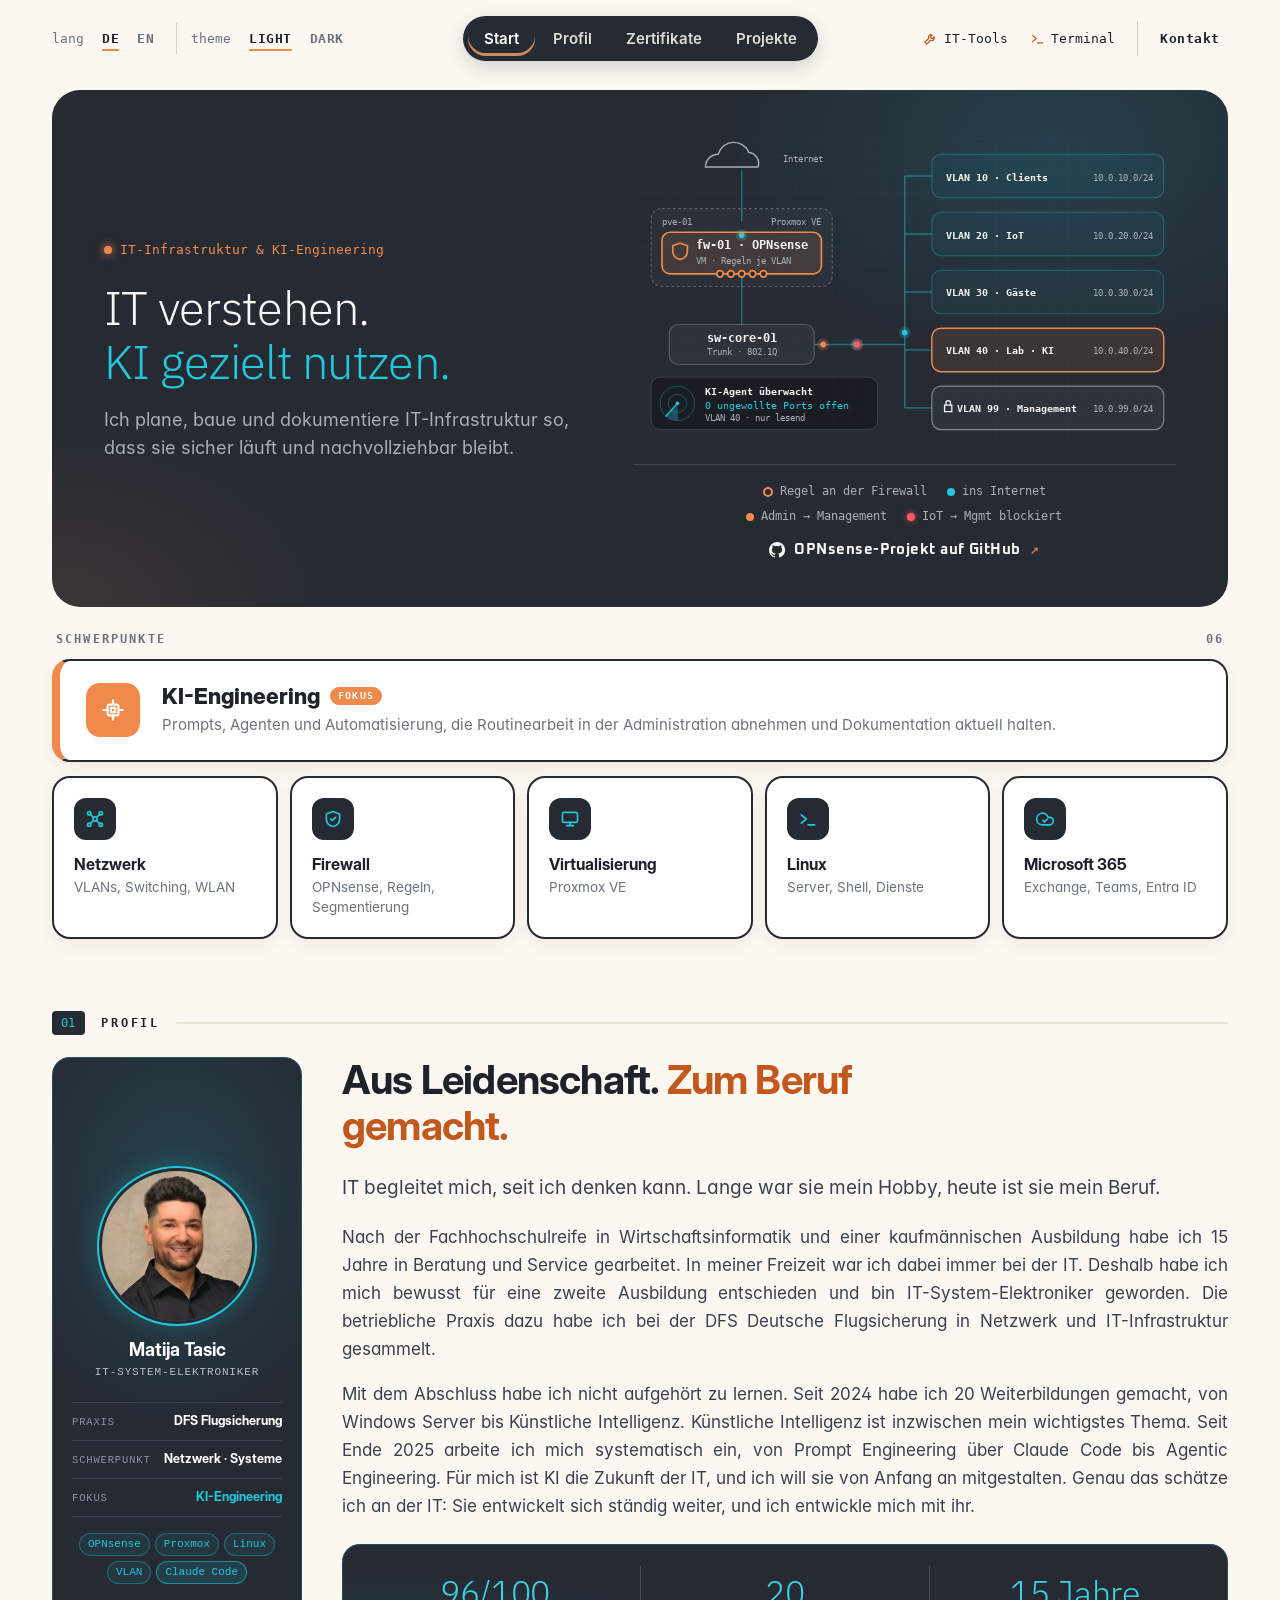
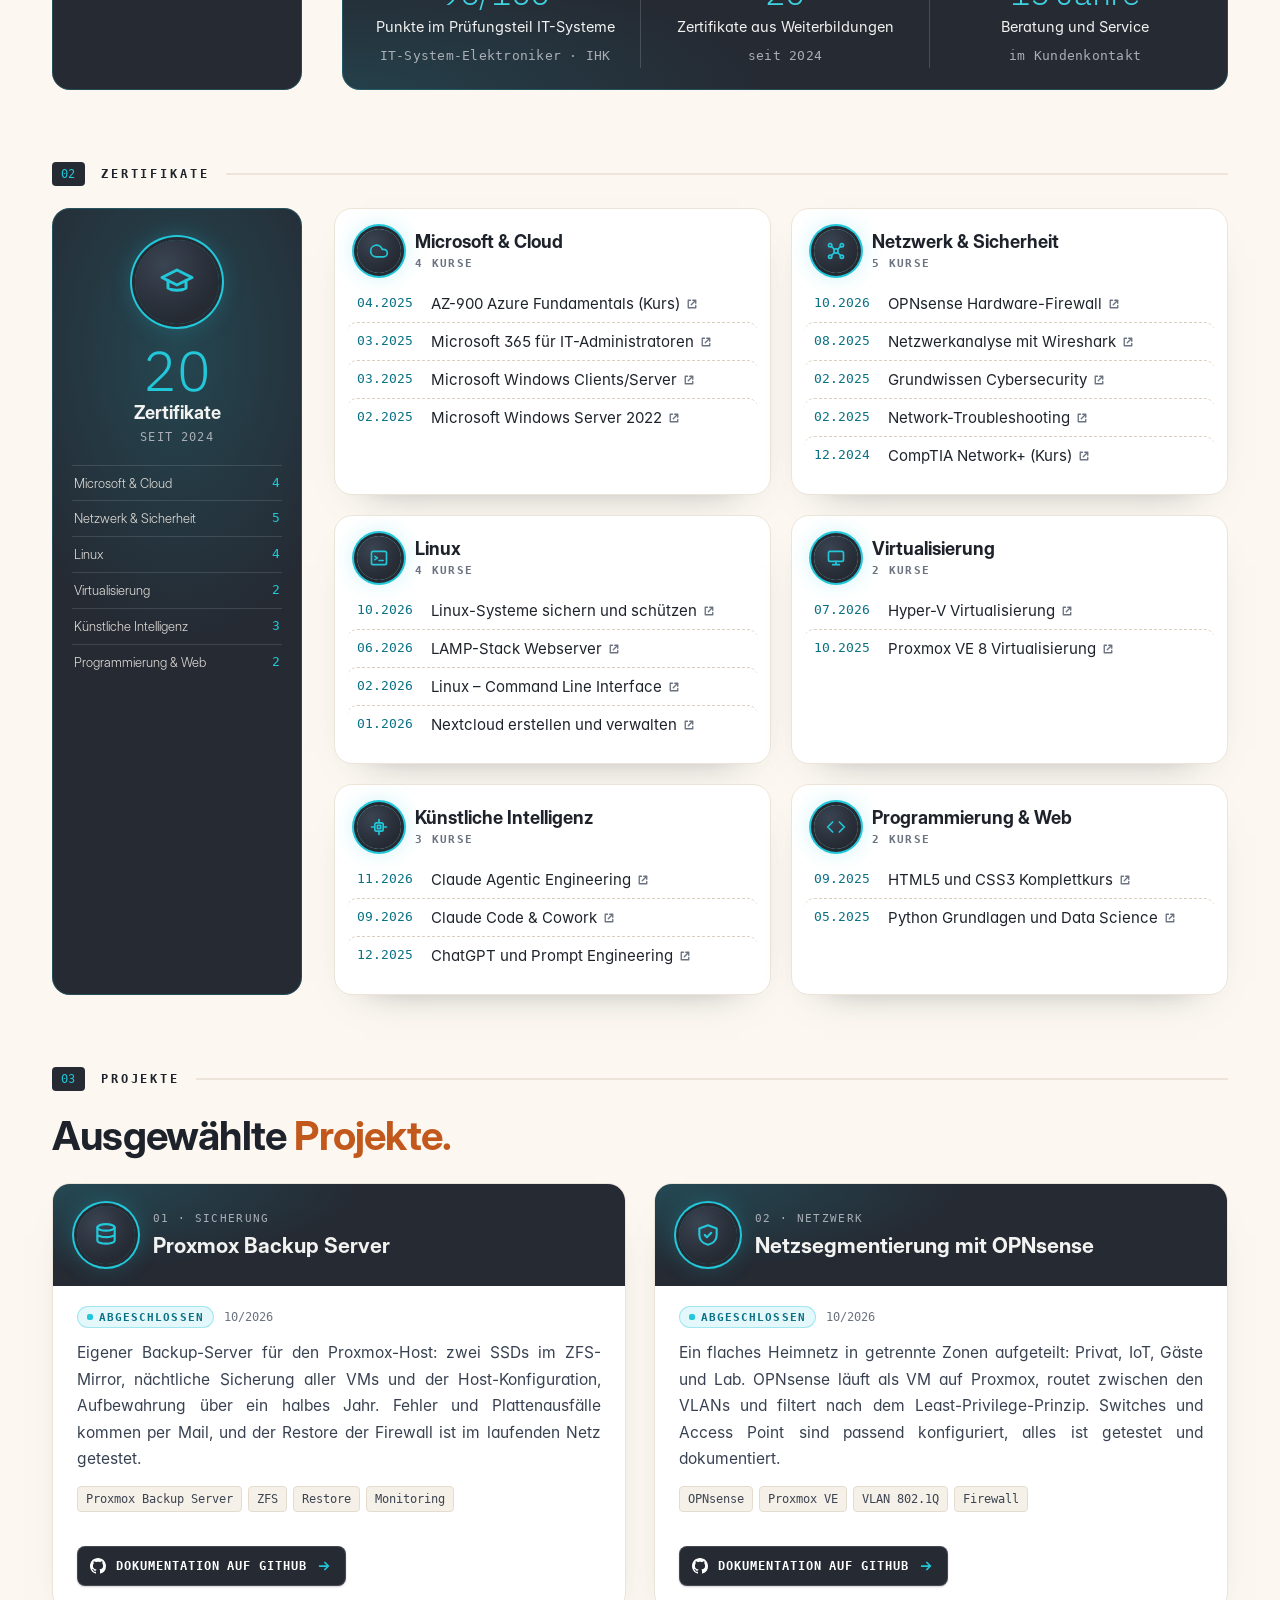
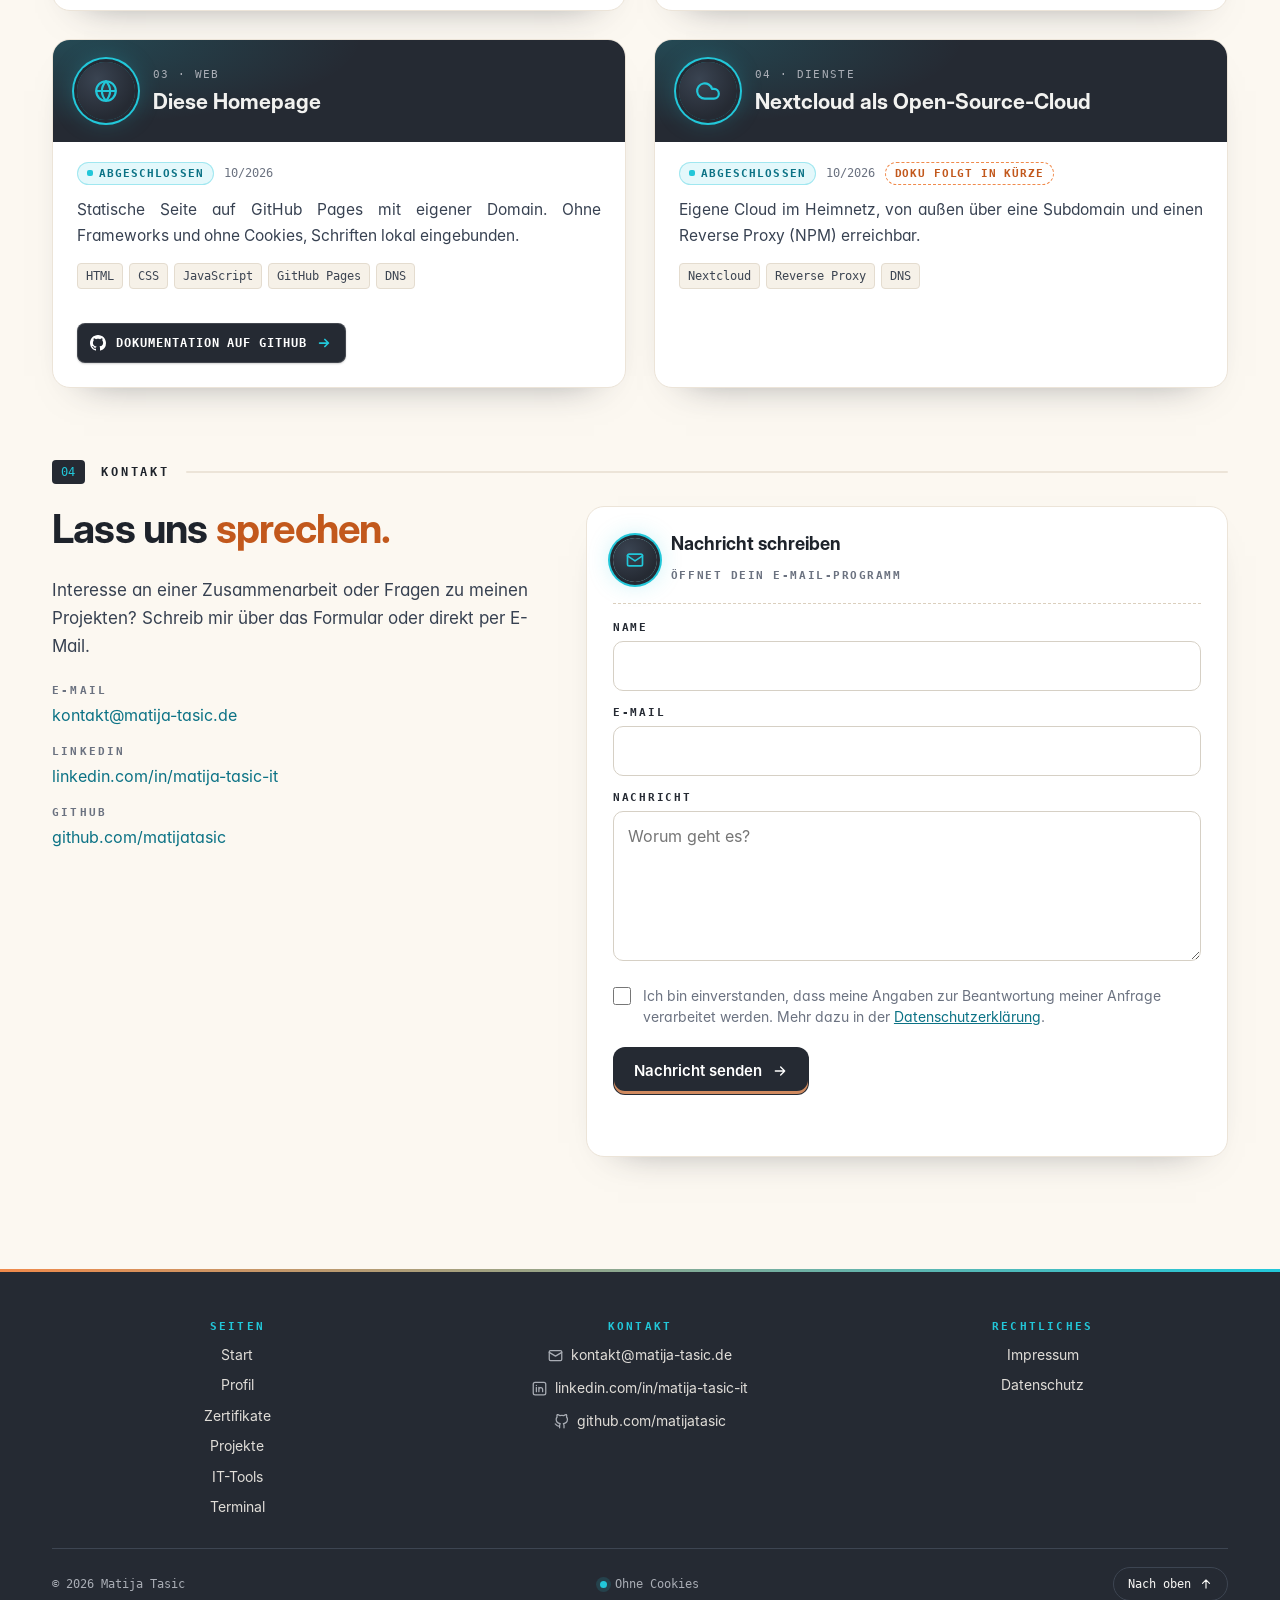
<file: index.html>
<!doctype html>
<html lang="de" translate="no" data-theme="light" data-title-de="Matija Tasic · IT-Administrator" data-title-en="Matija Tasic · IT Administrator">
<head>
  <meta charset="utf-8">
  <meta name="viewport" content="width=device-width, initial-scale=1">
  <title>Matija Tasic · IT-Administrator</title>
  <meta name="description" content="Portfolio von Matija Tasic, IT-Administrator: Netzwerk, Virtualisierung und saubere Dokumentation.">
  <meta name="google-site-verification" content="LfgrHQi7JJd3vk1AqT6-o4-kDVeIwT-0e5dMvR38cWw">
  <link rel="canonical" href="https://matija-tasic.de/">
  <meta property="og:type" content="profile">
  <meta property="og:site_name" content="Matija Tasic">
  <meta property="og:locale" content="de_DE">
  <meta property="og:title" content="Matija Tasic · IT-Administrator">
  <meta property="og:description" content="Portfolio von Matija Tasic, IT-Administrator: Netzwerk, Virtualisierung und saubere Dokumentation.">
  <meta property="og:url" content="https://matija-tasic.de/">
  <meta property="og:image" content="https://matija-tasic.de/assets/img/og-image.jpg">
  <meta property="og:image:width" content="1200">
  <meta property="og:image:height" content="630">
  <meta property="og:image:alt" content="Matija Tasic, IT-Administrator">
  <meta name="twitter:card" content="summary_large_image">
  <script type="application/ld+json">
{
  "@context": "https://schema.org",
  "@graph": [
    {
      "@type": "Person",
      "@id": "https://matija-tasic.de/#person",
      "name": "Matija Tasic",
      "alternateName": "Matija Tašić",
      "jobTitle": "IT-Administrator",
      "url": "https://matija-tasic.de/",
      "image": "https://matija-tasic.de/assets/img/og-image.jpg",
      "email": "mailto:kontakt@matija-tasic.de",
      "knowsAbout": [
        "Netzwerk",
        "VLAN",
        "KI-Engineering",
        "Firewall",
        "OPNsense",
        "Proxmox VE",
        "Proxmox Backup Server",
        "ZFS",
        "Virtualisierung",
        "IT-Dokumentation"
      ],
      "sameAs": [
        "https://github.com/matijatasic",
        "https://www.linkedin.com/in/matija-tasic-it"
      ]
    },
    {
      "@type": "WebSite",
      "@id": "https://matija-tasic.de/#website",
      "url": "https://matija-tasic.de/",
      "name": "Matija Tasic",
      "inLanguage": [
        "de",
        "en"
      ],
      "publisher": {
        "@id": "https://matija-tasic.de/#person"
      }
    }
  ]
}
  </script>
  <meta name="color-scheme" content="light dark">
  <meta name="google" content="notranslate">
  <link rel="icon" href="assets/img/favicon.svg" type="image/svg+xml">
  <link rel="preload" href="assets/fonts/inter-400.woff2" as="font" type="font/woff2" crossorigin>
  <link rel="preload" href="assets/fonts/inter-display-800.woff2" as="font" type="font/woff2" crossorigin>
  <link rel="stylesheet" href="assets/css/site.css?v=2026112401">
  <script>
    (function () {
      var d = document.documentElement, t = null, l = null;
      var mobil = window.matchMedia && window.matchMedia('(max-width: 860px)').matches;
      // Sprache: am Handy nur für den laufenden Besuch, sonst dauerhaft
      try { t = sessionStorage.getItem('theme'); l = (mobil ? sessionStorage : localStorage).getItem('lang'); } catch (e) {}
      // Seite startet hell (PC und Handy); Dunkel gilt nur, wenn es im laufenden Besuch gewählt wurde
      if (t === 'dark') d.setAttribute('data-theme', 'dark');
      if (l === 'en') d.lang = 'en';
    })();
  </script>
  <script src="assets/js/config.js" defer></script>
  <script src="assets/js/site.js?v=2026110503" defer></script>
  <script data-goatcounter="https://matija.goatcounter.com/count" async src="//gc.zgo.at/count.js"></script>
</head>
<body>
  <a class="skip" href="#inhalt"><span data-l="de">Zum Inhalt springen</span><span data-l="en">Skip to content</span></a>

<header class="site-head">
    <div class="sh-in">
      <a class="brand" href="#start" aria-label="Matija Tasic, Startseite" data-aria-de="Matija Tasic, Startseite" data-aria-en="Matija Tasic, home"><span class="brand-mk brand-3d"><svg viewBox="0 0 64 64" aria-hidden="true" focusable="false"><defs><linearGradient id="mt-f" x1="0" y1="0" x2="0" y2="1"><stop offset="0" stop-color="#ffb47a"/><stop offset="1" stop-color="#c2581c"/></linearGradient><linearGradient id="mt-s" x1="0" y1="0" x2="0" y2="1"><stop offset="0" stop-color="#3a4250"/><stop offset="1" stop-color="#151920"/></linearGradient><radialGradient id="mt-b" cx=".3" cy=".2" r=".9"><stop offset="0" stop-color="#3a4250"/><stop offset="1" stop-color="#222832"/></radialGradient></defs><rect width="64" height="64" rx="13" fill="url(#mt-b)"/><text x="34" y="45.5" font-family="Oxanium, sans-serif" font-weight="700" font-size="31" text-anchor="middle" letter-spacing="-.5" fill="url(#mt-s)">MT</text><text x="33.5" y="45" font-family="Oxanium, sans-serif" font-weight="700" font-size="31" text-anchor="middle" letter-spacing="-.5" fill="url(#mt-s)">MT</text><text x="33" y="44.5" font-family="Oxanium, sans-serif" font-weight="700" font-size="31" text-anchor="middle" letter-spacing="-.5" fill="url(#mt-s)">MT</text><text x="32.5" y="44" font-family="Oxanium, sans-serif" font-weight="700" font-size="31" text-anchor="middle" letter-spacing="-.5" fill="url(#mt-s)">MT</text><text x="32" y="43.5" font-family="Oxanium, sans-serif" font-weight="700" font-size="31" text-anchor="middle" letter-spacing="-.5" fill="url(#mt-s)">MT</text><text x="31.5" y="43" font-family="Oxanium, sans-serif" font-weight="700" font-size="31" text-anchor="middle" letter-spacing="-.5" fill="url(#mt-s)">MT</text><text x="31" y="42.5" font-family="Oxanium, sans-serif" font-weight="700" font-size="31" text-anchor="middle" letter-spacing="-.5" fill="url(#mt-s)">MT</text><text x="30.5" y="42" font-family="Oxanium, sans-serif" font-weight="700" font-size="31" text-anchor="middle" letter-spacing="-.5" fill="url(#mt-s)">MT</text><text x="30" y="41.5" font-family="Oxanium, sans-serif" font-weight="700" font-size="31" text-anchor="middle" letter-spacing="-.5" fill="url(#mt-s)">MT</text><text x="29.5" y="41" font-family="Oxanium, sans-serif" font-weight="700" font-size="31" text-anchor="middle" letter-spacing="-.5" fill="url(#mt-f)" stroke="#ffd2ae" stroke-opacity=".5" stroke-width=".4">MT</text></svg></span></a>
      <button class="menu-btn" type="button" aria-expanded="false" aria-controls="sh-panel" aria-label="Menü öffnen" data-aria-de="Menü öffnen" data-aria-en="Open menu">
        <svg viewBox="0 0 24 24" fill="none" stroke="currentColor" stroke-width="2" stroke-linecap="round" aria-hidden="true"><path d="M4 7h16M4 12h16M4 17h10"/></svg>
      </button>
      <nav class="mh-grid" aria-label="Hauptmenü" data-aria-de="Hauptmenü" data-aria-en="Main menu">
        <a href="#top" aria-current="page"><svg viewBox="0 0 24 24" fill="none" stroke="currentColor" stroke-width="2" stroke-linecap="round" stroke-linejoin="round" aria-hidden="true"><path d="M3 11l9-7 9 7"/><path d="M5 10v10h14V10"/></svg><span data-l="de">Start</span><span data-l="en">Home</span></a>
        <a href="#profil"><svg viewBox="0 0 24 24" fill="none" stroke="currentColor" stroke-width="2" stroke-linecap="round" stroke-linejoin="round" aria-hidden="true"><circle cx="12" cy="8" r="4"/><path d="M4 21c1.5-4 4.5-6 8-6s6.5 2 8 6"/></svg><span data-l="de">Profil</span><span data-l="en">Profile</span></a>
        <a href="#weiterbildungen"><svg viewBox="0 0 24 24" fill="none" stroke="currentColor" stroke-width="2" stroke-linecap="round" stroke-linejoin="round" aria-hidden="true"><path d="M2 9l10-5 10 5-10 5z"/><path d="M6 11v5c3 2 9 2 12 0v-5"/></svg><span data-l="de">Zertifikate</span><span data-l="en">Certificates</span></a>
        <a href="#projekte"><svg viewBox="0 0 24 24" fill="none" stroke="currentColor" stroke-width="2" stroke-linecap="round" stroke-linejoin="round" aria-hidden="true"><rect x="3" y="4" width="18" height="16" rx="2"/><path d="M3 9h18"/></svg><span data-l="de">Projekte</span><span data-l="en">Projects</span></a>
        <a href="werkzeuge.html"><svg viewBox="0 0 24 24" fill="none" stroke="currentColor" stroke-width="2" stroke-linecap="round" stroke-linejoin="round" aria-hidden="true"><path d="M14.7 6.3a4 4 0 0 0-5.4 5.4L3 18l3 3 6.3-6.3a4 4 0 0 0 5.4-5.4l-2.6 2.6-2.4-.6-.6-2.4z"/></svg><span data-l="de">IT-Tools</span><span data-l="en">IT tools</span></a>
        <a href="terminal.html"><svg viewBox="0 0 24 24" fill="none" stroke="currentColor" stroke-width="2" stroke-linecap="round" stroke-linejoin="round" aria-hidden="true"><path d="m4 17 6-5-6-5"/><path d="M12 19h8"/></svg><span data-l="de">Terminal</span><span data-l="en">Terminal</span></a>
      </nav>
      <div class="sh-panel" id="sh-panel">
        <nav class="sh-nav" aria-label="Hauptmenü" data-aria-de="Hauptmenü" data-aria-en="Main menu">
          <a href="#top" aria-current="page"><span data-l="de">Start</span><span data-l="en">Home</span></a>
          <a href="#profil"><span data-l="de">Profil</span><span data-l="en">Profile</span></a>
          <a href="#weiterbildungen"><span data-l="de">Zertifikate</span><span data-l="en">Certificates</span></a>
          <a href="#projekte"><span data-l="de">Projekte</span><span data-l="en">Projects</span></a>
        </nav>
        <div class="sh-prefs">
          <div class="seg" role="group" aria-label="Sprache" data-aria-de="Sprache" data-aria-en="Language">
            <button type="button" data-set-lang="de" aria-pressed="true">DE</button>
            <button type="button" data-set-lang="en" aria-pressed="false">EN</button>
          </div>
          <div class="seg seg-theme" role="group" aria-label="Ansicht" data-aria-de="Ansicht" data-aria-en="Theme">
            <button type="button" data-set-theme="light" aria-pressed="true">LIGHT</button>
            <button type="button" data-set-theme="dark" aria-pressed="false">DARK</button>
          </div>
        </div>
        <div class="sh-right">
          <nav class="sh-lab" aria-label="Werkzeuge" data-aria-de="Werkzeuge" data-aria-en="Tools">
            <div class="sh-drop">
              <a href="werkzeuge.html"><svg class="ic" viewBox="0 0 24 24" fill="none" stroke="currentColor" stroke-width="2" stroke-linecap="round" stroke-linejoin="round" aria-hidden="true"><path d="M14.7 6.3a4 4 0 0 0-5.4 5.4L3 18l3 3 6.3-6.3a4 4 0 0 0 5.4-5.4l-2.6 2.6-2.4-.6-.6-2.4z"/></svg>IT-Tools<svg viewBox="0 0 24 24" fill="none" stroke="currentColor" stroke-width="2" stroke-linecap="round" stroke-linejoin="round" aria-hidden="true"><path d="m6 9 6 6 6-6"/></svg></a>
              <ul class="sh-tools"><li><a href="werkzeuge.html#subnetz"><svg viewBox="0 0 24 24" fill="none" stroke="currentColor" stroke-width="2" stroke-linecap="round" stroke-linejoin="round" aria-hidden="true"><rect x="9" y="3" width="6" height="5" rx="1"/><rect x="3" y="16" width="6" height="5" rx="1"/><rect x="15" y="16" width="6" height="5" rx="1"/><path d="M12 8v4M6 16v-4h12v4"/></svg><span><span data-l="de">Subnetzrechner</span><span data-l="en">Subnet calculator</span></span></a></li><li><a href="werkzeuge.html#vlan"><svg viewBox="0 0 24 24" fill="none" stroke="currentColor" stroke-width="2" stroke-linecap="round" stroke-linejoin="round" aria-hidden="true"><path d="M12 3l9 5-9 5-9-5 9-5z"/><path d="M3 13l9 5 9-5"/></svg><span><span data-l="de">VLAN-Planer</span><span data-l="en">VLAN planner</span></span></a></li><li><a href="werkzeuge.html#ports"><svg viewBox="0 0 24 24" fill="none" stroke="currentColor" stroke-width="2" stroke-linecap="round" stroke-linejoin="round" aria-hidden="true"><path d="M9 2v5M15 2v5M6 7h12v3a6 6 0 0 1-12 0V7zM12 16v6"/></svg><span><span data-l="de">Port-Lexikon</span><span data-l="en">Port reference</span></span></a></li><li><a href="werkzeuge.html#passwort"><svg viewBox="0 0 24 24" fill="none" stroke="currentColor" stroke-width="2" stroke-linecap="round" stroke-linejoin="round" aria-hidden="true"><rect x="4" y="11" width="16" height="10" rx="2"/><path d="M8 11V7a4 4 0 0 1 8 0v4"/></svg><span><span data-l="de">Passwortgenerator</span><span data-l="en">Password generator</span></span></a></li><li><a href="werkzeuge.html#hash"><svg viewBox="0 0 24 24" fill="none" stroke="currentColor" stroke-width="2" stroke-linecap="round" stroke-linejoin="round" aria-hidden="true"><path d="M5 9h14M5 15h14M10 3 8 21M16 3l-2 18"/></svg><span><span data-l="de">Hash-Rechner</span><span data-l="en">Hash calculator</span></span></a></li><li><a href="werkzeuge.html#befehle"><svg viewBox="0 0 24 24" fill="none" stroke="currentColor" stroke-width="2" stroke-linecap="round" stroke-linejoin="round" aria-hidden="true"><path d="m4 17 6-5-6-5"/><path d="M12 19h8"/></svg><span><span data-l="de">Befehls-Baukasten</span><span data-l="en">Command builder</span></span></a></li><li><a href="werkzeuge.html#binaer"><svg viewBox="0 0 24 24" fill="none" stroke="currentColor" stroke-width="2" stroke-linecap="round" stroke-linejoin="round" aria-hidden="true"><path d="M6 4v6M4.5 5.2 6 4"/><rect x="14" y="4" width="4" height="6" rx="2"/><rect x="4" y="14" width="4" height="6" rx="2"/><path d="M18 14v6M16.5 15.2 18 14"/></svg><span><span data-l="de">Binär-Umrechner</span><span data-l="en">Binary converter</span></span></a></li><li><a href="werkzeuge.html#cron"><svg viewBox="0 0 24 24" fill="none" stroke="currentColor" stroke-width="2" stroke-linecap="round" stroke-linejoin="round" aria-hidden="true"><circle cx="12" cy="12" r="9"/><path d="M12 7v5l3 2"/></svg><span><span data-l="de">Cron-Erklärer</span><span data-l="en">Cron explainer</span></span></a></li></ul>
            </div>
            <a href="terminal.html"><svg class="ic" viewBox="0 0 24 24" fill="none" stroke="currentColor" stroke-width="2" stroke-linecap="round" stroke-linejoin="round" aria-hidden="true"><path d="m4 17 6-5-6-5"/><path d="M12 19h8"/></svg>Terminal</a>
          </nav>
          <a class="sh-cta" href="#kontakt"><span data-l="de">Kontakt</span><span data-l="en">Contact</span></a>
        </div>
      </div>
    </div>
  </header>

  <!-- ============ Inhalt ============ -->
  <main class="doc" id="inhalt">

    <!-- Start -->
    <section class="chapter hero" id="start">
      <div class="hero-card">
        <div class="hero-text">
          <span class="hero-tag"><span data-l="de">IT-Infrastruktur &amp; KI-Engineering</span><span data-l="en">IT infrastructure &amp; AI engineering</span></span>
          <h1><span data-l="de">IT verstehen.<br><em>KI gezielt nutzen.</em></span><span data-l="en">Understand IT.<br><em>Use AI with purpose.</em></span></h1>
          <p class="lead"><span data-l="de">Ich plane, baue und dokumentiere IT-Infrastruktur so, dass sie sicher läuft und nachvollziehbar bleibt.</span><span data-l="en">I plan, build and document IT infrastructure so that it runs securely and stays traceable.</span></p>
        </div>
        <div class="hero-plan"><svg viewBox="0 0 600 336" class="plan np2 np2-2" role="img" aria-label="Netzplan: Internet, Firewall fw-01, Core-Switch, vier VLANs, Management-Netz und KI-Agent mit 0 ungewollt offenen Ports" data-aria-de="Netzplan: Internet, Firewall fw-01, Core-Switch, vier VLANs, Management-Netz und KI-Agent mit 0 ungewollt offenen Ports" data-aria-en="Network diagram: internet, firewall fw-01, core switch, four VLANs, management network and AI agent reporting 0 unwanted open ports"><defs><pattern id="pgrid" width="20" height="20" patternUnits="userSpaceOnUse"><path d="M20 0H0V20" class="p-grid"/></pattern></defs><rect width="600" height="336" fill="url(#pgrid)" opacity=".5"/><path d="M18 62a14 14 0 0 1 14-14 18 18 0 0 1 34-2 12 12 0 0 1 10 16z" class="cloud" transform="translate(62 -30)"/><text x="166" y="26" class="t-s">Internet</text><path d="M120 36V92" class="ln"/><path d="M120 150V206" class="ln"/><path d="M200 228H300"class="ln"/><path d="M300 42V298" class="ln"/><path d="M300 42H330" class="ln"/><path d="M300 106H330" class="ln"/><path d="M300 170H330" class="ln"/><path d="M300 234H330" class="ln"/><path d="M300 298H330" class="ln"/><g class="pk pk-tq"><circle r="6.5" class="pk-h"/><circle r="3.2"/><animateMotion dur="5.7s" begin="-0s" repeatCount="indefinite" path="M330 42H300V228H120V36"/><animate attributeName="opacity" values="0;1;1;0" keyTimes="0;.08;.9;1" dur="5.7s" begin="-0s" repeatCount="indefinite"/></g><g class="pk pk-tq"><circle r="6.5" class="pk-h"/><circle r="3.2"/><animateMotion dur="5.7s" begin="-2.85s" repeatCount="indefinite" path="M330 170H300V228H120V36"/><animate attributeName="opacity" values="0;1;1;0" keyTimes="0;.08;.9;1" dur="5.7s" begin="-2.85s" repeatCount="indefinite"/></g><g class="pk pk-tq"><circle r="6.5" class="pk-h"/><circle r="3.2"/><animateMotion dur="5.7s" begin="-1.5s" repeatCount="indefinite" path="M120 36V228H300V106H330"/><animate attributeName="opacity" values="0;1;1;0" keyTimes="0;.08;.9;1" dur="5.7s" begin="-1.5s" repeatCount="indefinite"/></g><g class="pk pk-cu"><circle r="6.5" class="pk-h"/><circle r="3.2"/><animateMotion dur="7.5s" begin="-3.9s" repeatCount="indefinite" path="M330 42H300V228H120V130V228H300V298H330"/><animate attributeName="opacity" values="0;1;1;0" keyTimes="0;.08;.9;1" dur="7.5s" begin="-3.9s" repeatCount="indefinite"/></g><g class="pk pk-x"><circle r="6.5" class="pk-h"/><circle r="3.2"/><animateMotion dur="5.4s" begin="-0.75s" repeatCount="indefinite" path="M330 106H300V228H120V154"/><animate attributeName="opacity" values="0;1;1;0" keyTimes="0;.08;.86;.94" dur="5.4s" begin="-0.75s" repeatCount="indefinite"/></g><rect x="20" y="78" width="200" height="86" rx="12" class="hv"/><text x="32" y="96" class="t-s">pve-01</text><text x="208" y="96" class="t-s" text-anchor="end">Proxmox VE</text><rect x="32" y="104" width="176" height="46" rx="9" class="fw"/><path transform="translate(44 116) scale(1)" d="M0 3l8-3 8 3v6c0 5-3.5 8-8 9-4.5-1-8-4-8-9z" class="shield"/><text x="70" y="123" class="t-n">fw-01 · OPNsense</text><text x="70" y="139" class="t-s" data-l="de">VM · Regeln je VLAN</text><text x="70" y="139" class="t-s" data-l="en">VM · rules per VLAN</text><circle cx="96" cy="150" r="3.6" class="rule"/><circle cx="108" cy="150" r="3.6" class="rule"/><circle cx="120" cy="150" r="3.6" class="rule"/><circle cx="132" cy="150" r="3.6" class="rule"/><circle cx="144" cy="150" r="3.6" class="rule"/><g class="blk-x" opacity="0"><circle cx="120" cy="150" r="15" class="blk-h"/><circle cx="120" cy="150" r="9" class="blk-c"/><path d="M115.5 145.5l9 9M124.5 145.5l-9 9" class="blk-p"/><animate attributeName="opacity" values="0;0;1;1;0" keyTimes="0;.84;.88;.97;1" dur="5.4s" begin="-0.75s" repeatCount="indefinite"/></g><rect x="40" y="206" width="160" height="44" rx="10" class="sw"/><text x="120" y="225" class="t-n" text-anchor="middle">sw-core-01</text><text x="120" y="240" class="t-s" text-anchor="middle">Trunk · 802.1Q</text><rect x="330" y="18" width="256" height="48" rx="10" class="z"/><text x="346" y="47" class="t-z">VLAN 10 · Clients</text><text x="574" y="47" class="t-s" text-anchor="end">10.0.10.0/24</text><rect x="330" y="82" width="256" height="48" rx="10" class="z"/><text x="346" y="111" class="t-z">VLAN 20 · IoT</text><text x="574" y="111" class="t-s" text-anchor="end">10.0.20.0/24</text><rect x="330" y="146" width="256" height="48" rx="10" class="z"/><text x="346" y="175" class="t-z" data-l="de">VLAN 30 · Gäste</text><text x="346" y="175" class="t-z" data-l="en">VLAN 30 · Guests</text><text x="574" y="175" class="t-s" text-anchor="end">10.0.30.0/24</text><rect x="330" y="210" width="256" height="48" rx="10" class="zk"/><text x="346" y="239" class="t-z" data-l="de">VLAN 40 · Lab · KI</text><text x="346" y="239" class="t-z" data-l="en">VLAN 40 · Lab · AI</text><text x="574" y="239" class="t-s" text-anchor="end">10.0.40.0/24</text><rect x="330" y="274" width="256" height="48" rx="10" class="zm"/><path d="M344 295h8v7h-8zM345.5 295v-2.5a2.5 2.5 0 0 1 5 0v2.5" class="lock"/><text x="358" y="303" class="t-z">VLAN 99 · Management</text><text x="574" y="303" class="t-s" text-anchor="end">10.0.99.0/24</text><g class="ag"><rect x="20" y="264" width="250" height="58" rx="10" class="aw"/><circle cx="49" cy="293" r="19" class="ag-r"/><circle cx="49" cy="293" r="10" class="ag-r"/><g><path d="M49 293L49 274A19 19 0 0 1 62.4 279.6Z" class="ag-sw"/><path d="M49 293L62.4 279.6" class="ag-ln"/><animateTransform attributeName="transform" type="rotate" from="0 49 293" to="360 49 293" dur="4s" repeatCount="indefinite"/></g><circle cx="49" cy="293" r="2" class="ag-live"/><text x="80" y="284" class="t-z" data-l="de">KI-Agent überwacht</text><text x="80" y="284" class="t-z" data-l="en">AI agent monitoring</text><text x="80" y="299" class="t-c2" data-l="de">0 ungewollte Ports offen</text><text x="80" y="299" class="t-c2" data-l="en">0 unwanted ports open</text><text x="80" y="313" class="t-s" data-l="de">VLAN 40 · nur lesend</text><text x="80" y="313" class="t-s" data-l="en">VLAN 40 · read-only</text></g></svg><span class="np-foot"><span class="np-leg"><span class="np-row"><span class="np-li"><i class="np-d d-rule"></i><span data-l="de">Regel an der Firewall</span><span data-l="en">Rule at the firewall</span></span><span class="np-li"><i class="np-d d-tq"></i><span data-l="de">ins Internet</span><span data-l="en">to the internet</span></span></span><span class="np-row"><span class="np-li"><i class="np-d d-cu"></i><span data-l="de">Admin → Management</span><span data-l="en">admin → management</span></span><span class="np-li"><i class="np-d d-x"></i><span data-l="de">IoT → Mgmt blockiert</span><span data-l="en">IoT → mgmt blocked</span></span></span></span><a class="np-hint np-link" href="https://github.com/matijatasic/opnsense-vlan-segmentierung" target="_blank" rel="noopener" aria-label="OPNsense-Projekt auf GitHub öffnen (neuer Tab)" data-aria-de="OPNsense-Projekt auf GitHub öffnen (neuer Tab)" data-aria-en="Open the OPNsense project on GitHub (new tab)"><svg class="np-gh" viewBox="0 0 16 16" aria-hidden="true"><path fill="currentColor" d="M8 0a8 8 0 0 0-2.53 15.59c.4.07.55-.17.55-.38v-1.34c-2.23.48-2.7-1.07-2.7-1.07-.36-.92-.89-1.17-.89-1.17-.73-.5.06-.49.06-.49.8.06 1.23.83 1.23.83.72 1.22 1.88.87 2.34.66.07-.52.28-.87.5-1.07-1.78-.2-3.65-.89-3.65-3.95 0-.87.31-1.59.82-2.15-.08-.2-.36-1.02.08-2.12 0 0 .67-.21 2.2.82a7.6 7.6 0 0 1 4 0c1.53-1.04 2.2-.82 2.2-.82.44 1.1.16 1.92.08 2.12.51.56.82 1.28.82 2.15 0 3.07-1.87 3.75-3.66 3.95.29.25.54.73.54 1.48v2.2c0 .21.15.46.55.38A8 8 0 0 0 8 0z"/></svg><span data-l="de">OPNsense-Projekt auf GitHub</span><span data-l="en">OPNsense project on GitHub</span><b class="np-ar">↗</b></a></span></div>
      </div>
    </section>

    <!-- Schwerpunkte -->
    <section class="chapter" id="schwerpunkte" aria-label="Schwerpunkte" data-aria-de="Schwerpunkte" data-aria-en="Focus areas">
      <div class="lbl-row"><span><span data-l="de">Schwerpunkte</span><span data-l="en">Focus areas</span></span><span>06</span></div>
      <div class="ki-banner">
        <span class="ki-ico"><svg viewBox="0 0 24 24" fill="none" stroke="currentColor" stroke-width="2" stroke-linecap="round" stroke-linejoin="round" aria-hidden="true"><path d="M12 3v3M12 18v3M3 12h3M18 12h3"/><rect x="7" y="7" width="10" height="10" rx="2"/><path d="M10 10h4v4h-4z"/></svg></span>
        <div>
          <h3><span data-l="de">KI-Engineering</span><span data-l="en">AI engineering</span><small>Fokus</small></h3>
          <p><span data-l="de">Prompts, Agenten und Automatisierung, die Routinearbeit in der Administration abnehmen und Dokumentation aktuell halten.</span><span data-l="en">Prompts, agents and automation that take routine work off administrators and keep documentation up to date.</span></p>
        </div>
      </div>
      <div class="skills">
        <div class="skill"><i><svg viewBox="0 0 24 24" fill="none" stroke="currentColor" stroke-width="2" stroke-linecap="round" stroke-linejoin="round" aria-hidden="true"><circle cx="12" cy="12" r="2.5"/><circle cx="5" cy="5" r="2"/><circle cx="19" cy="5" r="2"/><circle cx="5" cy="19" r="2"/><circle cx="19" cy="19" r="2"/><path d="M6.4 6.4l3.8 3.8M17.6 6.4l-3.8 3.8M6.4 17.6l3.8-3.8M17.6 17.6l-3.8-3.8"/></svg></i><b><span data-l="de">Netzwerk</span><span data-l="en">Networking</span></b><span><span data-l="de">VLANs, Switching, WLAN</span><span data-l="en">VLANs, switching, Wi-Fi</span></span></div><div class="skill"><i><svg viewBox="0 0 24 24" fill="none" stroke="currentColor" stroke-width="2" stroke-linecap="round" stroke-linejoin="round" aria-hidden="true"><path d="M12 3l8 3v6c0 5-3.5 8-8 9-4.5-1-8-4-8-9V6z"/><path d="M9 12l2 2 4-4"/></svg></i><b>Firewall</b><span><span data-l="de">OPNsense, Regeln, Segmentierung</span><span data-l="en">OPNsense, rules, segmentation</span></span></div><div class="skill"><i><svg viewBox="0 0 24 24" fill="none" stroke="currentColor" stroke-width="2" stroke-linecap="round" stroke-linejoin="round" aria-hidden="true"><rect x="3" y="4" width="18" height="12" rx="2"/><path d="M8 20h8M12 16v4"/></svg></i><b><span data-l="de">Virtualisierung</span><span data-l="en">Virtualisation</span></b><span>Proxmox VE</span></div><div class="skill"><i><svg viewBox="0 0 24 24" fill="none" stroke="currentColor" stroke-width="2" stroke-linecap="round" stroke-linejoin="round" aria-hidden="true"><path d="M4 17l6-5-6-5M12 19h8"/></svg></i><b>Linux</b><span><span data-l="de">Server, Shell, Dienste</span><span data-l="en">Servers, shell, services</span></span></div><div class="skill"><i><svg viewBox="0 0 24 24" fill="none" stroke="currentColor" stroke-width="2" stroke-linecap="round" stroke-linejoin="round" aria-hidden="true"><path d="M17.5 19H9a7 7 0 1 1 6.71-9h1.79a4.5 4.5 0 1 1 0 9z"/><path d="m9.5 13.5 2 2 3.5-3.5"/></svg></i><b>Microsoft 365</b><span>Exchange, Teams, Entra ID</span></div>
      </div>
    </section>

    <!-- 01 Profil -->
    <section class="chapter" id="profil">
      <div class="ch-head" data-node data-runtitle data-runtitle-de="Profil" data-runtitle-en="Profile">
        <span class="ch-num">01</span>
        <h2 class="ch-title"><span data-l="de">Profil</span><span data-l="en">Profile</span></h2>
        <span class="ch-rule"></span>
      </div>
      <div class="profil-grid pf3">
        <aside class="pf-card">
          <span class="pf-ph"><img src="assets/img/portrait.webp?v=2026110333" alt="Matija Tasic" width="440" height="440" loading="lazy"></span>
          <b class="pf-name">Matija Tasic</b>
          <span class="pf-role"><span data-l="de">IT-System-Elektroniker</span><span data-l="en">IT systems electronics technician</span></span>
          <div class="pf-facts">
            <dl>
              <div><dt><span data-l="de">Praxis</span><span data-l="en">Practice</span></dt><dd><span data-l="de">DFS Flugsicherung</span><span data-l="en">DFS air navigation</span></dd></div>
              <div><dt><span data-l="de">Schwerpunkt</span><span data-l="en">Specialty</span></dt><dd><span data-l="de">Netzwerk · Systeme</span><span data-l="en">Networks · Systems</span></dd></div>
              <div><dt><span data-l="de">Fokus</span><span data-l="en">Focus</span></dt><dd class="cu">KI-Engineering</dd></div>
            </dl>
            <ul class="pf-chips" aria-label="Tools"><li>OPNsense</li><li>Proxmox</li><li>Linux</li><li>VLAN</li><li class="k">Claude Code</li></ul>
          </div>
        </aside>
        <div>
      <p class="statement">
        <span data-l="de">Aus Leidenschaft. <em>Zum Beruf gemacht.</em></span>
        <span data-l="en">From passion <em>to profession.</em></span>
      </p>
      <p class="lead">
        <span data-l="de">IT begleitet mich, seit ich denken kann. Lange war sie mein Hobby, heute ist sie mein Beruf.</span>
        <span data-l="en">IT has been part of my life for as long as I can remember. For years it was my hobby, today it is my profession.</span>
      </p>
      <p>
        <span data-l="de">Nach der Fachhochschulreife in Wirtschaftsinformatik und einer kaufmännischen Ausbildung habe ich 15 Jahre in Beratung und Service gearbeitet. In meiner Freizeit war ich dabei immer bei der IT. Deshalb habe ich mich bewusst für eine zweite Ausbildung entschieden und bin IT-System-Elektroniker geworden. Die betriebliche Praxis dazu habe ich bei der DFS Deutsche Flugsicherung in Netzwerk und IT-Infrastruktur gesammelt.</span>
        <span data-l="en">After a vocational diploma in business informatics and commercial training, I spent 15 years in advice and customer service. In my free time, IT was always my thing. So I made a deliberate decision to take a second apprenticeship and became an IT systems electronics technician. I gained the practical part of that training at DFS, the German air navigation service, working on networks and IT infrastructure.</span>
      </p>
      <p>
        <span data-l="de">Mit dem Abschluss habe ich nicht aufgehört zu lernen. Seit 2024 habe ich 20 Weiterbildungen gemacht, von Windows Server bis Künstliche Intelligenz. Künstliche Intelligenz ist inzwischen mein wichtigstes Thema. Seit Ende 2025 arbeite ich mich systematisch ein, von Prompt Engineering über Claude Code bis Agentic Engineering. Für mich ist KI die Zukunft der IT, und ich will sie von Anfang an mitgestalten. Genau das schätze ich an der IT: Sie entwickelt sich ständig weiter, und ich entwickle mich mit ihr.</span>
        <span data-l="en">Finishing my training did not mean I stopped learning. Since 2024 I have completed 20 training courses, from Windows Server to artificial intelligence. Artificial intelligence has become my most important topic. Since late 2025 I have been working through it systematically, from prompt engineering to Claude Code and agentic engineering. For me, AI is the future of IT, and I want to help shape it from the start. That is exactly what I value about IT: it keeps evolving, and I evolve with it.</span>
      </p>
      <div class="pf-win pf-band">
        <div><b><span data-l="de">96/100</span><span data-l="en">96/100</span></b><span class="pl"><span data-l="de">Punkte im Prüfungsteil IT-Systeme</span><span data-l="en">points in the IT systems exam part</span></span><span class="ps"><span data-l="de">IT-System-Elektroniker · IHK</span><span data-l="en">IT systems electronics technician · IHK</span></span></div>
        <a class="pf-link" href="#weiterbildungen"><b><span data-l="de">20</span><span data-l="en">20</span></b><span class="pl"><span data-l="de">Zertifikate aus Weiterbildungen</span><span data-l="en">certificates from training courses</span></span><span class="ps"><span data-l="de">seit 2024</span><span data-l="en">since 2024</span></span></a>
        <div><b><span data-l="de">15 Jahre</span><span data-l="en">15 years</span></b><span class="pl"><span data-l="de">Beratung und Service</span><span data-l="en">advice and service</span></span><span class="ps"><span data-l="de">im Kundenkontakt</span><span data-l="en">in customer contact</span></span></div>
      </div>
        </div>
      </div>
    </section>

    <!-- 02 Zertifikate -->
    <section class="chapter" id="weiterbildungen">
      <div class="ch-head" data-node data-runtitle data-runtitle-de="Zertifikate" data-runtitle-en="Certificates">
        <span class="ch-num">02</span>
        <h2 class="ch-title"><span data-l="de">Zertifikate</span><span data-l="en">Certificates</span></h2>
        <span class="ch-rule"></span>
      </div>
      <div class="zq3"><aside class="zq3-card"><span class="pq-ring lg"><svg viewBox="0 0 24 24" fill="none" stroke="currentColor" stroke-width="2" stroke-linecap="round" stroke-linejoin="round" aria-hidden="true"><path d="M2 9l10-5 10 5-10 5z"></path><path d="M6 11v5c3 2 9 2 12 0v-5"></path></svg></span><span class="zq3-big">20</span><span class="zq3-l"><span data-l="de">Zertifikate</span><span data-l="en">certificates</span></span><span class="zq3-s"><span data-l="de">seit 2024</span><span data-l="en">since 2024</span></span><dl><div><dt><span data-l="de">Microsoft &amp; Cloud</span><span data-l="en">Microsoft &amp; cloud</span></dt><dd>4</dd></div><div><dt><span data-l="de">Netzwerk &amp; Sicherheit</span><span data-l="en">Networking &amp; security</span></dt><dd>5</dd></div><div><dt><span data-l="de">Linux</span><span data-l="en">Linux</span></dt><dd>4</dd></div><div><dt><span data-l="de">Virtualisierung</span><span data-l="en">Virtualisation</span></dt><dd>2</dd></div><div><dt><span data-l="de">Künstliche Intelligenz</span><span data-l="en">Artificial intelligence</span></dt><dd>3</dd></div><div><dt><span data-l="de">Programmierung &amp; Web</span><span data-l="en">Programming &amp; web</span></dt><dd>2</dd></div></dl></aside>

        <div class="zq3-grid">
          <article><div class="zq3-h"><span class="pq-ring sm"><svg viewBox="0 0 24 24" fill="none" stroke="currentColor" stroke-width="2" stroke-linecap="round" stroke-linejoin="round" aria-hidden="true"><path d="M17.5 19H9a7 7 0 1 1 6.71-9h1.79a4.5 4.5 0 1 1 0 9z"></path></svg></span><div><h3><span data-l="de">Microsoft &amp; Cloud</span><span data-l="en">Microsoft &amp; cloud</span></h3><span class="pq-layer d">4 <span data-l="de">Kurse</span><span data-l="en">courses</span></span></div></div><ul class="zr-ul"><li><time>04.2025</time><a class="zr-cert" href="assets/zertifikate/az-900-azure-fundamentals.jpg" target="_blank" rel="noopener" data-aria-de="Zertifikat ansehen: AZ-900 Azure Fundamentals" data-aria-en="View certificate: AZ-900 Azure Fundamentals" aria-label="Zertifikat ansehen: AZ-900 Azure Fundamentals">AZ-900 Azure Fundamentals <span data-l="de">(Kurs)</span><span data-l="en">(course)</span><svg class="zr-ic" viewBox="0 0 16 16" fill="none" stroke="currentColor" stroke-width="1.8" stroke-linecap="round" stroke-linejoin="round" aria-hidden="true"><path d="M6 3H3v10h10v-3M9 3h4v4M13 3 7 9"/></svg></a></li><li><time>03.2025</time><a class="zr-cert" href="assets/zertifikate/microsoft-365-it-administratoren.pdf" target="_blank" rel="noopener" data-aria-de="Zertifikat ansehen: Microsoft 365 für IT-Administratoren" data-aria-en="View certificate: Microsoft 365 für IT-Administratoren" aria-label="Zertifikat ansehen: Microsoft 365 für IT-Administratoren">Microsoft 365 für IT-Administratoren<svg class="zr-ic" viewBox="0 0 16 16" fill="none" stroke="currentColor" stroke-width="1.8" stroke-linecap="round" stroke-linejoin="round" aria-hidden="true"><path d="M6 3H3v10h10v-3M9 3h4v4M13 3 7 9"/></svg></a></li><li><time>03.2025</time><a class="zr-cert" href="assets/zertifikate/windows-client-server-troubleshooting.jpg" target="_blank" rel="noopener" data-aria-de="Zertifikat ansehen: Microsoft Windows Clients/Server" data-aria-en="View certificate: Microsoft Windows Clients/Server" aria-label="Zertifikat ansehen: Microsoft Windows Clients/Server">Microsoft Windows Clients/Server<svg class="zr-ic" viewBox="0 0 16 16" fill="none" stroke="currentColor" stroke-width="1.8" stroke-linecap="round" stroke-linejoin="round" aria-hidden="true"><path d="M6 3H3v10h10v-3M9 3h4v4M13 3 7 9"/></svg></a></li><li><time>02.2025</time><a class="zr-cert" href="assets/zertifikate/windows-server-2019-2022.jpg" target="_blank" rel="noopener" data-aria-de="Zertifikat ansehen: Microsoft Windows Server 2022" data-aria-en="View certificate: Microsoft Windows Server 2022" aria-label="Zertifikat ansehen: Microsoft Windows Server 2022">Microsoft Windows Server 2022<svg class="zr-ic" viewBox="0 0 16 16" fill="none" stroke="currentColor" stroke-width="1.8" stroke-linecap="round" stroke-linejoin="round" aria-hidden="true"><path d="M6 3H3v10h10v-3M9 3h4v4M13 3 7 9"/></svg></a></li></ul></article>
          <article><div class="zq3-h"><span class="pq-ring sm"><svg viewBox="0 0 24 24" fill="none" stroke="currentColor" stroke-width="2" stroke-linecap="round" stroke-linejoin="round" aria-hidden="true"><circle cx="12" cy="12" r="2.5"></circle><circle cx="5" cy="5" r="2"></circle><circle cx="19" cy="5" r="2"></circle><circle cx="5" cy="19" r="2"></circle><circle cx="19" cy="19" r="2"></circle><path d="M6.4 6.4l3.8 3.8M17.6 6.4l-3.8 3.8M6.4 17.6l3.8-3.8M17.6 17.6l-3.8-3.8"></path></svg></span><div><h3><span data-l="de">Netzwerk &amp; Sicherheit</span><span data-l="en">Networking &amp; security</span></h3><span class="pq-layer d">5 <span data-l="de">Kurse</span><span data-l="en">courses</span></span></div></div><ul class="zr-ul"><li><time>10.2026</time><a class="zr-cert" href="assets/zertifikate/opnsense-firewall.pdf" target="_blank" rel="noopener" data-aria-de="Zertifikat ansehen: OPNsense Hardware-Firewall" data-aria-en="View certificate: OPNsense Hardware-Firewall" aria-label="Zertifikat ansehen: OPNsense Hardware-Firewall">OPNsense Hardware-Firewall<svg class="zr-ic" viewBox="0 0 16 16" fill="none" stroke="currentColor" stroke-width="1.8" stroke-linecap="round" stroke-linejoin="round" aria-hidden="true"><path d="M6 3H3v10h10v-3M9 3h4v4M13 3 7 9"/></svg></a></li><li><time>08.2025</time><a class="zr-cert" href="assets/zertifikate/wireshark-netzwerkanalyse.jpg" target="_blank" rel="noopener" data-aria-de="Zertifikat ansehen: Netzwerkanalyse mit Wireshark" data-aria-en="View certificate: Netzwerkanalyse mit Wireshark" aria-label="Zertifikat ansehen: Netzwerkanalyse mit Wireshark">Netzwerkanalyse mit Wireshark<svg class="zr-ic" viewBox="0 0 16 16" fill="none" stroke="currentColor" stroke-width="1.8" stroke-linecap="round" stroke-linejoin="round" aria-hidden="true"><path d="M6 3H3v10h10v-3M9 3h4v4M13 3 7 9"/></svg></a></li><li><time>02.2025</time><a class="zr-cert" href="assets/zertifikate/grundwissen-cybersecurity.jpg" target="_blank" rel="noopener" data-aria-de="Zertifikat ansehen: Grundwissen Cybersecurity" data-aria-en="View certificate: Grundwissen Cybersecurity" aria-label="Zertifikat ansehen: Grundwissen Cybersecurity">Grundwissen Cybersecurity<svg class="zr-ic" viewBox="0 0 16 16" fill="none" stroke="currentColor" stroke-width="1.8" stroke-linecap="round" stroke-linejoin="round" aria-hidden="true"><path d="M6 3H3v10h10v-3M9 3h4v4M13 3 7 9"/></svg></a></li><li><time>02.2025</time><a class="zr-cert" href="assets/zertifikate/netzwerk-troubleshooting.jpg" target="_blank" rel="noopener" data-aria-de="Zertifikat ansehen: Network-Troubleshooting" data-aria-en="View certificate: Network-Troubleshooting" aria-label="Zertifikat ansehen: Network-Troubleshooting">Network-Troubleshooting<svg class="zr-ic" viewBox="0 0 16 16" fill="none" stroke="currentColor" stroke-width="1.8" stroke-linecap="round" stroke-linejoin="round" aria-hidden="true"><path d="M6 3H3v10h10v-3M9 3h4v4M13 3 7 9"/></svg></a></li><li><time>12.2024</time><a class="zr-cert" href="assets/zertifikate/comptia-network-plus.jpg" target="_blank" rel="noopener" data-aria-de="Zertifikat ansehen: CompTIA Network+" data-aria-en="View certificate: CompTIA Network+" aria-label="Zertifikat ansehen: CompTIA Network+">CompTIA Network+ <span data-l="de">(Kurs)</span><span data-l="en">(course)</span><svg class="zr-ic" viewBox="0 0 16 16" fill="none" stroke="currentColor" stroke-width="1.8" stroke-linecap="round" stroke-linejoin="round" aria-hidden="true"><path d="M6 3H3v10h10v-3M9 3h4v4M13 3 7 9"/></svg></a></li></ul></article>
          <article><div class="zq3-h"><span class="pq-ring sm"><svg viewBox="0 0 24 24" fill="none" stroke="currentColor" stroke-width="2" stroke-linecap="round" stroke-linejoin="round" aria-hidden="true"><rect x="3" y="4" width="18" height="16" rx="2"></rect><path d="m7 10 3 2-3 2M12 15h5"></path></svg></span><div><h3><span data-l="de">Linux</span><span data-l="en">Linux</span></h3><span class="pq-layer d">4 <span data-l="de">Kurse</span><span data-l="en">courses</span></span></div></div><ul class="zr-ul"><li><time>10.2026</time><a class="zr-cert" href="assets/zertifikate/linux-systeme-sichern.pdf" target="_blank" rel="noopener" data-aria-de="Zertifikat ansehen: Linux-Systeme sichern und schützen" data-aria-en="View certificate: Linux-Systeme sichern und schützen" aria-label="Zertifikat ansehen: Linux-Systeme sichern und schützen">Linux-Systeme sichern und schützen<svg class="zr-ic" viewBox="0 0 16 16" fill="none" stroke="currentColor" stroke-width="1.8" stroke-linecap="round" stroke-linejoin="round" aria-hidden="true"><path d="M6 3H3v10h10v-3M9 3h4v4M13 3 7 9"/></svg></a></li><li><time>06.2026</time><a class="zr-cert" href="assets/zertifikate/lamp-webserver-wordpress.pdf" target="_blank" rel="noopener" data-aria-de="Zertifikat ansehen: LAMP-Stack Webserver" data-aria-en="View certificate: LAMP-Stack Webserver" aria-label="Zertifikat ansehen: LAMP-Stack Webserver">LAMP-Stack Webserver<svg class="zr-ic" viewBox="0 0 16 16" fill="none" stroke="currentColor" stroke-width="1.8" stroke-linecap="round" stroke-linejoin="round" aria-hidden="true"><path d="M6 3H3v10h10v-3M9 3h4v4M13 3 7 9"/></svg></a></li><li><time>02.2026</time><a class="zr-cert" href="assets/zertifikate/linux-cli.pdf" target="_blank" rel="noopener" data-aria-de="Zertifikat ansehen: Linux – Command Line Interface" data-aria-en="View certificate: Linux – Command Line Interface" aria-label="Zertifikat ansehen: Linux – Command Line Interface">Linux – Command Line Interface<svg class="zr-ic" viewBox="0 0 16 16" fill="none" stroke="currentColor" stroke-width="1.8" stroke-linecap="round" stroke-linejoin="round" aria-hidden="true"><path d="M6 3H3v10h10v-3M9 3h4v4M13 3 7 9"/></svg></a></li><li><time>01.2026</time><a class="zr-cert" href="assets/zertifikate/nextcloud-ubuntu.pdf" target="_blank" rel="noopener" data-aria-de="Zertifikat ansehen: Nextcloud erstellen und verwalten" data-aria-en="View certificate: Nextcloud erstellen und verwalten" aria-label="Zertifikat ansehen: Nextcloud erstellen und verwalten">Nextcloud erstellen und verwalten<svg class="zr-ic" viewBox="0 0 16 16" fill="none" stroke="currentColor" stroke-width="1.8" stroke-linecap="round" stroke-linejoin="round" aria-hidden="true"><path d="M6 3H3v10h10v-3M9 3h4v4M13 3 7 9"/></svg></a></li></ul></article>
          <article><div class="zq3-h"><span class="pq-ring sm"><svg viewBox="0 0 24 24" fill="none" stroke="currentColor" stroke-width="2" stroke-linecap="round" stroke-linejoin="round" aria-hidden="true"><rect x="3" y="4" width="18" height="12" rx="2"></rect><path d="M8 20h8M12 16v4"></path></svg></span><div><h3><span data-l="de">Virtualisierung</span><span data-l="en">Virtualisation</span></h3><span class="pq-layer d">2 <span data-l="de">Kurse</span><span data-l="en">courses</span></span></div></div><ul class="zr-ul"><li><time>07.2026</time><a class="zr-cert" href="assets/zertifikate/hyper-v-windows-server-2025.pdf" target="_blank" rel="noopener" data-aria-de="Zertifikat ansehen: Hyper-V Virtualisierung" data-aria-en="View certificate: Hyper-V Virtualisierung" aria-label="Zertifikat ansehen: Hyper-V Virtualisierung">Hyper-V Virtualisierung<svg class="zr-ic" viewBox="0 0 16 16" fill="none" stroke="currentColor" stroke-width="1.8" stroke-linecap="round" stroke-linejoin="round" aria-hidden="true"><path d="M6 3H3v10h10v-3M9 3h4v4M13 3 7 9"/></svg></a></li><li><time>10.2025</time><a class="zr-cert" href="assets/zertifikate/proxmox-ve-8.pdf" target="_blank" rel="noopener" data-aria-de="Zertifikat ansehen: Proxmox VE 8 Virtualisierung" data-aria-en="View certificate: Proxmox VE 8 Virtualisierung" aria-label="Zertifikat ansehen: Proxmox VE 8 Virtualisierung">Proxmox VE 8 Virtualisierung<svg class="zr-ic" viewBox="0 0 16 16" fill="none" stroke="currentColor" stroke-width="1.8" stroke-linecap="round" stroke-linejoin="round" aria-hidden="true"><path d="M6 3H3v10h10v-3M9 3h4v4M13 3 7 9"/></svg></a></li></ul></article>
          <article><div class="zq3-h"><span class="pq-ring sm"><svg viewBox="0 0 24 24" fill="none" stroke="currentColor" stroke-width="2" stroke-linecap="round" stroke-linejoin="round" aria-hidden="true"><path d="M12 3v3M12 18v3M3 12h3M18 12h3"></path><rect x="7" y="7" width="10" height="10" rx="2"></rect><path d="M10 10h4v4h-4z"></path></svg></span><div><h3><span data-l="de">Künstliche Intelligenz</span><span data-l="en">Artificial intelligence</span></h3><span class="pq-layer d">3 <span data-l="de">Kurse</span><span data-l="en">courses</span></span></div></div><ul class="zr-ul"><li><time>11.2026</time><a class="zr-cert" href="assets/zertifikate/claude-code-agentic-engineering.pdf" target="_blank" rel="noopener" data-aria-de="Zertifikat ansehen: Claude Agentic Engineering" data-aria-en="View certificate: Claude Agentic Engineering" aria-label="Zertifikat ansehen: Claude Agentic Engineering">Claude Agentic Engineering<svg class="zr-ic" viewBox="0 0 16 16" fill="none" stroke="currentColor" stroke-width="1.8" stroke-linecap="round" stroke-linejoin="round" aria-hidden="true"><path d="M6 3H3v10h10v-3M9 3h4v4M13 3 7 9"/></svg></a></li><li><time>09.2026</time><a class="zr-cert" href="assets/zertifikate/claude-code-cowork.pdf" target="_blank" rel="noopener" data-aria-de="Zertifikat ansehen: Claude Code &amp; Cowork" data-aria-en="View certificate: Claude Code &amp; Cowork" aria-label="Zertifikat ansehen: Claude Code &amp; Cowork">Claude Code &amp; Cowork<svg class="zr-ic" viewBox="0 0 16 16" fill="none" stroke="currentColor" stroke-width="1.8" stroke-linecap="round" stroke-linejoin="round" aria-hidden="true"><path d="M6 3H3v10h10v-3M9 3h4v4M13 3 7 9"/></svg></a></li><li><time>12.2025</time><a class="zr-cert" href="assets/zertifikate/chatgpt-prompt-engineering.pdf" target="_blank" rel="noopener" data-aria-de="Zertifikat ansehen: ChatGPT und Prompt Engineering" data-aria-en="View certificate: ChatGPT und Prompt Engineering" aria-label="Zertifikat ansehen: ChatGPT und Prompt Engineering">ChatGPT und Prompt Engineering<svg class="zr-ic" viewBox="0 0 16 16" fill="none" stroke="currentColor" stroke-width="1.8" stroke-linecap="round" stroke-linejoin="round" aria-hidden="true"><path d="M6 3H3v10h10v-3M9 3h4v4M13 3 7 9"/></svg></a></li></ul></article>
          <article><div class="zq3-h"><span class="pq-ring sm"><svg viewBox="0 0 24 24" fill="none" stroke="currentColor" stroke-width="2" stroke-linecap="round" stroke-linejoin="round" aria-hidden="true"><path d="m16 18 6-6-6-6M8 6l-6 6 6 6"></path></svg></span><div><h3><span data-l="de">Programmierung &amp; Web</span><span data-l="en">Programming &amp; web</span></h3><span class="pq-layer d">2 <span data-l="de">Kurse</span><span data-l="en">courses</span></span></div></div><ul class="zr-ul"><li><time>09.2025</time><a class="zr-cert" href="assets/zertifikate/html5-css3-komplettkurs.pdf" target="_blank" rel="noopener" data-aria-de="Zertifikat ansehen: HTML5 und CSS3 Komplettkurs" data-aria-en="View certificate: HTML5 und CSS3 Komplettkurs" aria-label="Zertifikat ansehen: HTML5 und CSS3 Komplettkurs">HTML5 und CSS3 Komplettkurs<svg class="zr-ic" viewBox="0 0 16 16" fill="none" stroke="currentColor" stroke-width="1.8" stroke-linecap="round" stroke-linejoin="round" aria-hidden="true"><path d="M6 3H3v10h10v-3M9 3h4v4M13 3 7 9"/></svg></a></li><li><time>05.2025</time><a class="zr-cert" href="assets/zertifikate/python-bootcamp-data-science.jpg" target="_blank" rel="noopener" data-aria-de="Zertifikat ansehen: Python Grundlagen und Data Science" data-aria-en="View certificate: Python Grundlagen und Data Science" aria-label="Zertifikat ansehen: Python Grundlagen und Data Science">Python Grundlagen und Data Science<svg class="zr-ic" viewBox="0 0 16 16" fill="none" stroke="currentColor" stroke-width="1.8" stroke-linecap="round" stroke-linejoin="round" aria-hidden="true"><path d="M6 3H3v10h10v-3M9 3h4v4M13 3 7 9"/></svg></a></li></ul></article>
        </div>
      </div>
    </section>

    <!-- 03 Projekte -->
    <section class="chapter" id="projekte">
      <div class="ch-head" data-node data-runtitle data-runtitle-de="Projekte" data-runtitle-en="Projects">
        <span class="ch-num">03</span>
        <h2 class="ch-title"><span data-l="de">Projekte</span><span data-l="en">Projects</span></h2>
        <span class="ch-rule"></span>
      </div>
      <p class="statement">
        <span data-l="de">Ausgewählte <em>Projekte.</em></span>
        <span data-l="en">Selected <em>projects.</em></span>
      </p>
      <div class="pq6">
        <article><div class="pq6-top"><span class="pq-ring "><svg viewBox="0 0 24 24" fill="none" stroke="currentColor" stroke-width="2" stroke-linecap="round" stroke-linejoin="round" aria-hidden="true"><ellipse cx="12" cy="5" rx="8" ry="3"></ellipse><path d="M4 5v6c0 1.7 3.6 3 8 3s8-1.3 8-3V5M4 11v6c0 1.7 3.6 3 8 3s8-1.3 8-3v-6"></path></svg></span><div><span class="pq-layer">01 · <span data-l="de">Sicherung</span><span data-l="en">Backup</span></span><h3><span data-l="de">Proxmox Backup Server</span><span data-l="en">Proxmox Backup Server</span></h3></div></div><div class="pq6-b"><div class="pj-meta"><span class="pj-st"><span data-l="de">Abgeschlossen</span><span data-l="en">Completed</span></span><span class="pj-dt">10/2026</span></div><p class="pj-lead"><span data-l="de">Eigener Backup-Server für den Proxmox-Host: zwei SSDs im ZFS-Mirror, nächtliche Sicherung aller VMs und der Host-Konfiguration, Aufbewahrung über ein halbes Jahr. Fehler und Plattenausfälle kommen per Mail, und der Restore der Firewall ist im laufenden Netz getestet.</span>
             <span data-l="en">A dedicated backup server for the Proxmox host: two SSDs in a ZFS mirror, nightly backups of all VMs and the host configuration, retention over half a year. Errors and disk failures are reported by email, and restoring the firewall was tested on the live network.</span></p><ul class="tags"><li>Proxmox Backup Server</li><li>ZFS</li><li>Restore</li><li>Monitoring</li></ul><div class="pq-act"><a class="more" href="https://github.com/matijatasic/proxmox-backup-server" target="_blank" rel="noopener"><svg class="more-gh" viewBox="0 0 16 16" aria-hidden="true"><path fill="currentColor" d="M8 0C3.58 0 0 3.58 0 8c0 3.54 2.29 6.53 5.47 7.59.4.07.55-.17.55-.38 0-.19-.01-.82-.01-1.49-2.01.37-2.53-.49-2.69-.94-.09-.23-.48-.94-.82-1.13-.28-.15-.68-.52-.01-.53.63-.01 1.08.58 1.23.82.72 1.21 1.87.87 2.33.66.07-.52.28-.87.51-1.07-1.78-.2-3.64-.89-3.64-3.95 0-.87.31-1.59.82-2.15-.08-.2-.36-1.02.08-2.12 0 0 .67-.21 2.2.82.64-.18 1.32-.27 2-.27.68 0 1.36.09 2 .27 1.53-1.04 2.2-.82 2.2-.82.44 1.1.16 1.92.08 2.12.51.56.82 1.27.82 2.15 0 3.07-1.87 3.75-3.65 3.95.29.25.54.73.54 1.48 0 1.07-.01 1.93-.01 2.2 0 .21.15.46.55.38A8.01 8.01 0 0 0 16 8c0-4.42-3.58-8-8-8z"></path></svg><span data-l="de">Dokumentation auf GitHub</span><span data-l="en">Documentation on GitHub</span><svg class="more-arrow" viewBox="0 0 16 16" fill="none" stroke="currentColor" stroke-width="2" stroke-linecap="round" stroke-linejoin="round" aria-hidden="true"><path d="M3 8h10M9 4l4 4-4 4"></path></svg></a></div></div></article>
        <article><div class="pq6-top"><span class="pq-ring "><svg viewBox="0 0 24 24" fill="none" stroke="currentColor" stroke-width="2" stroke-linecap="round" stroke-linejoin="round" aria-hidden="true"><path d="M12 3l8 3v6c0 4.5-3.4 8-8 9-4.6-1-8-4.5-8-9V6z"></path><path d="m9 12 2 2 4-4"></path></svg></span><div><span class="pq-layer">02 · <span data-l="de">Netzwerk</span><span data-l="en">Network</span></span><h3><span data-l="de">Netzsegmentierung mit OPNsense</span><span data-l="en">Network segmentation with OPNsense</span></h3></div></div><div class="pq6-b"><div class="pj-meta"><span class="pj-st"><span data-l="de">Abgeschlossen</span><span data-l="en">Completed</span></span><span class="pj-dt">10/2026</span></div><p class="pj-lead"><span data-l="de">Ein flaches Heimnetz in getrennte Zonen aufgeteilt: Privat, IoT, Gäste und Lab. OPNsense läuft als VM auf Proxmox, routet zwischen den VLANs und filtert nach dem Least-Privilege-Prinzip. Switches und Access Point sind passend konfiguriert, alles ist getestet und dokumentiert.</span>
             <span data-l="en">A flat home network split into separate zones: private, IoT, guests and lab. OPNsense runs as a VM on Proxmox, routes between the VLANs and filters following least privilege. Switches and access point are configured to match, everything is tested and documented.</span></p><ul class="tags"><li>OPNsense</li><li>Proxmox VE</li><li>VLAN 802.1Q</li><li>Firewall</li></ul><div class="pq-act"><a class="more" href="https://github.com/matijatasic/opnsense-vlan-segmentierung" target="_blank" rel="noopener"><svg class="more-gh" viewBox="0 0 16 16" aria-hidden="true"><path fill="currentColor" d="M8 0C3.58 0 0 3.58 0 8c0 3.54 2.29 6.53 5.47 7.59.4.07.55-.17.55-.38 0-.19-.01-.82-.01-1.49-2.01.37-2.53-.49-2.69-.94-.09-.23-.48-.94-.82-1.13-.28-.15-.68-.52-.01-.53.63-.01 1.08.58 1.23.82.72 1.21 1.87.87 2.33.66.07-.52.28-.87.51-1.07-1.78-.2-3.64-.89-3.64-3.95 0-.87.31-1.59.82-2.15-.08-.2-.36-1.02.08-2.12 0 0 .67-.21 2.2.82.64-.18 1.32-.27 2-.27.68 0 1.36.09 2 .27 1.53-1.04 2.2-.82 2.2-.82.44 1.1.16 1.92.08 2.12.51.56.82 1.27.82 2.15 0 3.07-1.87 3.75-3.65 3.95.29.25.54.73.54 1.48 0 1.07-.01 1.93-.01 2.2 0 .21.15.46.55.38A8.01 8.01 0 0 0 16 8c0-4.42-3.58-8-8-8z"></path></svg><span data-l="de">Dokumentation auf GitHub</span><span data-l="en">Documentation on GitHub</span><svg class="more-arrow" viewBox="0 0 16 16" fill="none" stroke="currentColor" stroke-width="2" stroke-linecap="round" stroke-linejoin="round" aria-hidden="true"><path d="M3 8h10M9 4l4 4-4 4"></path></svg></a></div></div></article>
        <article><div class="pq6-top"><span class="pq-ring "><svg viewBox="0 0 24 24" fill="none" stroke="currentColor" stroke-width="2" stroke-linecap="round" stroke-linejoin="round" aria-hidden="true"><circle cx="12" cy="12" r="9"></circle><path d="M3 12h18M12 3c2.5 2.7 3.8 5.7 3.8 9s-1.3 6.3-3.8 9c-2.5-2.7-3.8-5.7-3.8-9S9.5 5.7 12 3z"></path></svg></span><div><span class="pq-layer">03 · <span data-l="de">Web</span><span data-l="en">Web</span></span><h3><span data-l="de">Diese Homepage</span><span data-l="en">This website</span></h3></div></div><div class="pq6-b"><div class="pj-meta"><span class="pj-st"><span data-l="de">Abgeschlossen</span><span data-l="en">Completed</span></span><span class="pj-dt">10/2026</span></div><p class="pj-lead"><span data-l="de">Statische Seite auf GitHub Pages mit eigener Domain. Ohne Frameworks und ohne Cookies, Schriften lokal eingebunden.</span>
             <span data-l="en">Static site on GitHub Pages with a custom domain. No frameworks, no cookies, fonts served locally.</span></p><ul class="tags"><li>HTML</li><li>CSS</li><li>JavaScript</li><li>GitHub Pages</li><li>DNS</li></ul><div class="pq-act"><a class="more" href="https://github.com/matijatasic/homepage-github-pages" target="_blank" rel="noopener"><svg class="more-gh" viewBox="0 0 16 16" aria-hidden="true"><path fill="currentColor" d="M8 0C3.58 0 0 3.58 0 8c0 3.54 2.29 6.53 5.47 7.59.4.07.55-.17.55-.38 0-.19-.01-.82-.01-1.49-2.01.37-2.53-.49-2.69-.94-.09-.23-.48-.94-.82-1.13-.28-.15-.68-.52-.01-.53.63-.01 1.08.58 1.23.82.72 1.21 1.87.87 2.33.66.07-.52.28-.87.51-1.07-1.78-.2-3.64-.89-3.64-3.95 0-.87.31-1.59.82-2.15-.08-.2-.36-1.02.08-2.12 0 0 .67-.21 2.2.82.64-.18 1.32-.27 2-.27.68 0 1.36.09 2 .27 1.53-1.04 2.2-.82 2.2-.82.44 1.1.16 1.92.08 2.12.51.56.82 1.27.82 2.15 0 3.07-1.87 3.75-3.65 3.95.29.25.54.73.54 1.48 0 1.07-.01 1.93-.01 2.2 0 .21.15.46.55.38A8.01 8.01 0 0 0 16 8c0-4.42-3.58-8-8-8z"></path></svg><span data-l="de">Dokumentation auf GitHub</span><span data-l="en">Documentation on GitHub</span><svg class="more-arrow" viewBox="0 0 16 16" fill="none" stroke="currentColor" stroke-width="2" stroke-linecap="round" stroke-linejoin="round" aria-hidden="true"><path d="M3 8h10M9 4l4 4-4 4"></path></svg></a></div></div></article>
        <article><div class="pq6-top"><span class="pq-ring "><svg viewBox="0 0 24 24" fill="none" stroke="currentColor" stroke-width="2" stroke-linecap="round" stroke-linejoin="round" aria-hidden="true"><path d="M17.5 19H9a7 7 0 1 1 6.71-9h1.79a4.5 4.5 0 1 1 0 9z"></path></svg></span><div><span class="pq-layer">04 · <span data-l="de">Dienste</span><span data-l="en">Services</span></span><h3><span data-l="de">Nextcloud als Open-Source-Cloud</span><span data-l="en">Nextcloud as an open-source cloud</span></h3></div></div><div class="pq6-b"><div class="pj-meta"><span class="pj-st"><span data-l="de">Abgeschlossen</span><span data-l="en">Completed</span></span><span class="pj-dt">10/2026</span><span class="pj-pl"><span data-l="de">Doku folgt in Kürze</span><span data-l="en">Docs coming soon</span></span></div><p class="pj-lead"><span data-l="de">Eigene Cloud im Heimnetz, von außen über eine Subdomain und einen Reverse Proxy (NPM) erreichbar.</span>
             <span data-l="en">A private cloud in the home network, reachable from outside through a subdomain and a reverse proxy (NPM).</span></p><ul class="tags"><li>Nextcloud</li><li>Reverse Proxy</li><li>DNS</li></ul></div></article>
      </div>
    </section>

    <!-- 04 Kontakt -->
    <section class="chapter" id="kontakt">
      <div class="ch-head" data-node data-runtitle data-runtitle-de="Kontakt" data-runtitle-en="Contact">
        <span class="ch-num">04</span>
        <h2 class="ch-title"><span data-l="de">Kontakt</span><span data-l="en">Contact</span></h2>
        <span class="ch-rule"></span>
      </div>
      <div class="contact">
        <div class="contact-info">
          <p class="statement">
            <span data-l="de">Lass uns <em>sprechen.</em></span>
            <span data-l="en">Let’s <em>talk.</em></span>
          </p>
          <p><span data-l="de">Interesse an einer Zusammenarbeit oder Fragen zu meinen Projekten? Schreib mir über das Formular oder direkt per E-Mail.</span>
             <span data-l="en">Interested in working together or have questions about my projects? Write to me using the form or directly by email.</span></p>
          <dl>
            <dt><span data-l="de">E-Mail</span><span data-l="en">Email</span></dt>
            <dd><a href="mailto:kontakt@matija-tasic.de">kontakt@matija-tasic.de</a></dd>
            <dt>LinkedIn</dt>
            <dd><a href="https://www.linkedin.com/in/matija-tasic-it" target="_blank" rel="noopener me">linkedin.com/in/matija-tasic-it</a></dd>
            <dt>GitHub</dt>
            <dd><a href="https://github.com/matijatasic" target="_blank" rel="noopener me">github.com/matijatasic</a></dd>
          </dl>
        </div>

        <form class="form" id="kontaktformular" novalidate>
          <div class="kf-head"><span class="pq-ring sm"><svg viewBox="0 0 24 24" fill="none" stroke="currentColor" stroke-width="2" stroke-linecap="round" stroke-linejoin="round" aria-hidden="true"><rect x="3" y="5" width="18" height="14" rx="2"/><path d="m3 7 9 6 9-6"/></svg></span><div><p class="kf-t"><span data-l="de">Nachricht schreiben</span><span data-l="en">Write a message</span></p><span class="kf-s"><span data-l="de">Öffnet dein E-Mail-Programm</span><span data-l="en">Opens your email app</span></span></div></div>
          <div class="field">
            <label for="f-name">Name</label>
            <input id="f-name" name="name" type="text" autocomplete="name" required maxlength="120">
          </div>
          <div class="field">
            <label for="f-email"><span data-l="de">E-Mail</span><span data-l="en">Email</span></label>
            <input id="f-email" name="email" type="email" autocomplete="email" required maxlength="200">
          </div>
          <div class="field">
            <label for="f-msg"><span data-l="de">Nachricht</span><span data-l="en">Message</span></label>
            <textarea id="f-msg" name="message" required maxlength="5000" data-ph-de="Worum geht es?" data-ph-en="What is it about?" placeholder="Worum geht es?"></textarea>
          </div>
          <input class="hp" type="text" name="botcheck" tabindex="-1" autocomplete="off" aria-hidden="true">
          <label class="check">
            <input type="checkbox" name="consent" required>
            <span><span data-l="de">Ich bin einverstanden, dass meine Angaben zur Beantwortung meiner Anfrage verarbeitet werden. Mehr dazu in der <a href="datenschutz.html">Datenschutzerklärung</a>.</span>
                  <span data-l="en">I agree that my details are processed to answer my request. More in the <a href="datenschutz.html">privacy policy</a>.</span></span>
          </label>
          <button class="btn btn-primary" type="submit"><span data-l="de">Nachricht senden</span><span data-l="en">Send message</span>
            <svg viewBox="0 0 24 24" fill="none" stroke="currentColor" stroke-width="2" stroke-linecap="round" stroke-linejoin="round" aria-hidden="true"><path d="M5 12h14M13 6l6 6-6 6"/></svg></button>
          <p class="form-status" role="status" aria-live="polite"></p>
        </form>
      </div>
    </section>

  </main>
  <footer class="foot ft1">
    <div class="ft1-in">
    <div class="ft1-top">
      <nav aria-label="Fußzeile" data-aria-de="Fußzeile" data-aria-en="Footer">
        <h2><span data-l="de">Seiten</span><span data-l="en">Pages</span></h2>
        <ul>
          <li><a href="#top"><span data-l="de">Start</span><span data-l="en">Home</span></a></li>
          <li><a href="#profil"><span data-l="de">Profil</span><span data-l="en">Profile</span></a></li>
          <li><a href="#weiterbildungen"><span data-l="de">Zertifikate</span><span data-l="en">Certificates</span></a></li>
          <li><a href="#projekte"><span data-l="de">Projekte</span><span data-l="en">Projects</span></a></li>
          <li><a href="werkzeuge.html"><span data-l="de">IT-Tools</span><span data-l="en">IT tools</span></a></li>
          <li><a href="terminal.html"><span data-l="de">Terminal</span><span data-l="en">Terminal</span></a></li>
        </ul>
      </nav>
      <div>
        <h2><span data-l="de">Kontakt</span><span data-l="en">Contact</span></h2>
        <ul>
          <li><a href="mailto:kontakt@matija-tasic.de"><svg viewBox="0 0 24 24" fill="none" stroke="currentColor" stroke-width="2" stroke-linecap="round" stroke-linejoin="round" aria-hidden="true"><rect x="2" y="4" width="20" height="16" rx="2"/><path d="m22 7-10 6L2 7"/></svg>kontakt@matija-tasic.de</a></li>
          <li><a href="https://www.linkedin.com/in/matija-tasic-it" target="_blank" rel="noopener me"><svg viewBox="0 0 24 24" fill="none" stroke="currentColor" stroke-width="2" stroke-linecap="round" stroke-linejoin="round" aria-hidden="true"><rect x="2" y="2" width="20" height="20" rx="3"/><path d="M7 10v7M7 7v.01M11 17v-7M11 13.5a3 3 0 0 1 6 0V17"/></svg>linkedin.com/in/matija-tasic-it</a></li>
          <li><a href="https://github.com/matijatasic" target="_blank" rel="noopener me"><svg viewBox="0 0 24 24" fill="none" stroke="currentColor" stroke-width="2" stroke-linecap="round" stroke-linejoin="round" aria-hidden="true"><path d="M9 19c-5 1.5-5-2.5-7-3m14 6v-3.87a3.37 3.37 0 0 0-.94-2.61c3.14-.35 6.44-1.54 6.44-7A5.44 5.44 0 0 0 20 4.77 5.07 5.07 0 0 0 19.91 1S18.73.65 16 2.48a13.38 13.38 0 0 0-7 0C6.27.65 5.09 1 5.09 1A5.07 5.07 0 0 0 5 4.77a5.44 5.44 0 0 0-1.5 3.78c0 5.42 3.3 6.61 6.44 7A3.37 3.37 0 0 0 9 18.13V22"/></svg>github.com/matijatasic</a></li>
        </ul>
      </div>
      <div>
        <h2><span data-l="de">Rechtliches</span><span data-l="en">Legal</span></h2>
        <ul>
          <li><a href="impressum.html"><span data-l="de">Impressum</span><span data-l="en">Legal notice</span></a></li>
          <li><a href="datenschutz.html"><span data-l="de">Datenschutz</span><span data-l="en">Privacy</span></a></li>
        </ul>
      </div>
    </div>
    <div class="ft1-bot">
      <span>© <span data-year>2026</span> Matija Tasic</span>
      <span class="ft-ok"><i aria-hidden="true"></i><span data-l="de">Ohne Cookies</span><span data-l="en">No cookies</span><span class="ft-visits" data-visits hidden> · <b data-visits-n></b> <span data-l="de">Besucher</span><span data-l="en">visitors</span></span></span>
      <a class="ft-up" href="#top"><span data-l="de">Nach oben</span><span data-l="en">Back to top</span><svg viewBox="0 0 24 24" fill="none" stroke="currentColor" stroke-width="2" stroke-linecap="round" stroke-linejoin="round" aria-hidden="true"><path d="M12 19V5M6 11l6-6 6 6"/></svg></a>
    </div>
    </div>
  </footer>
</body>
</html>
</file>
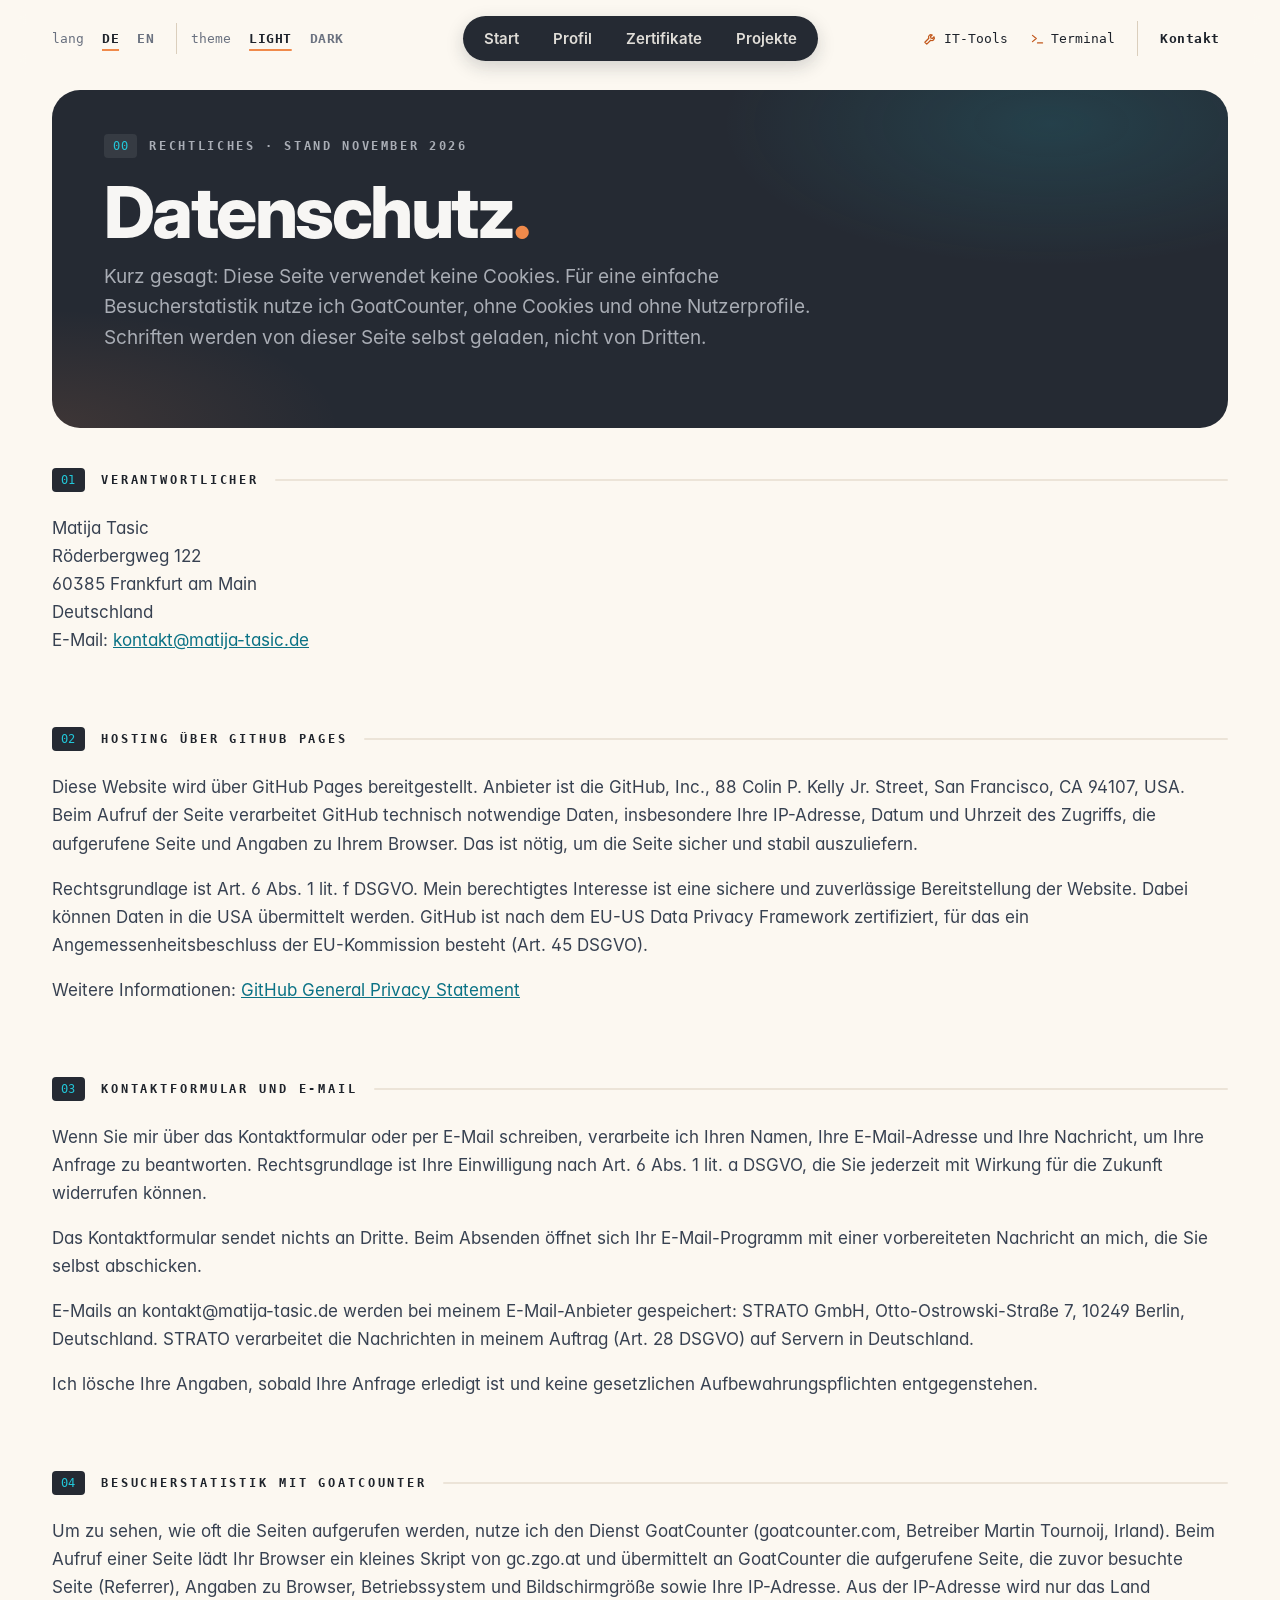
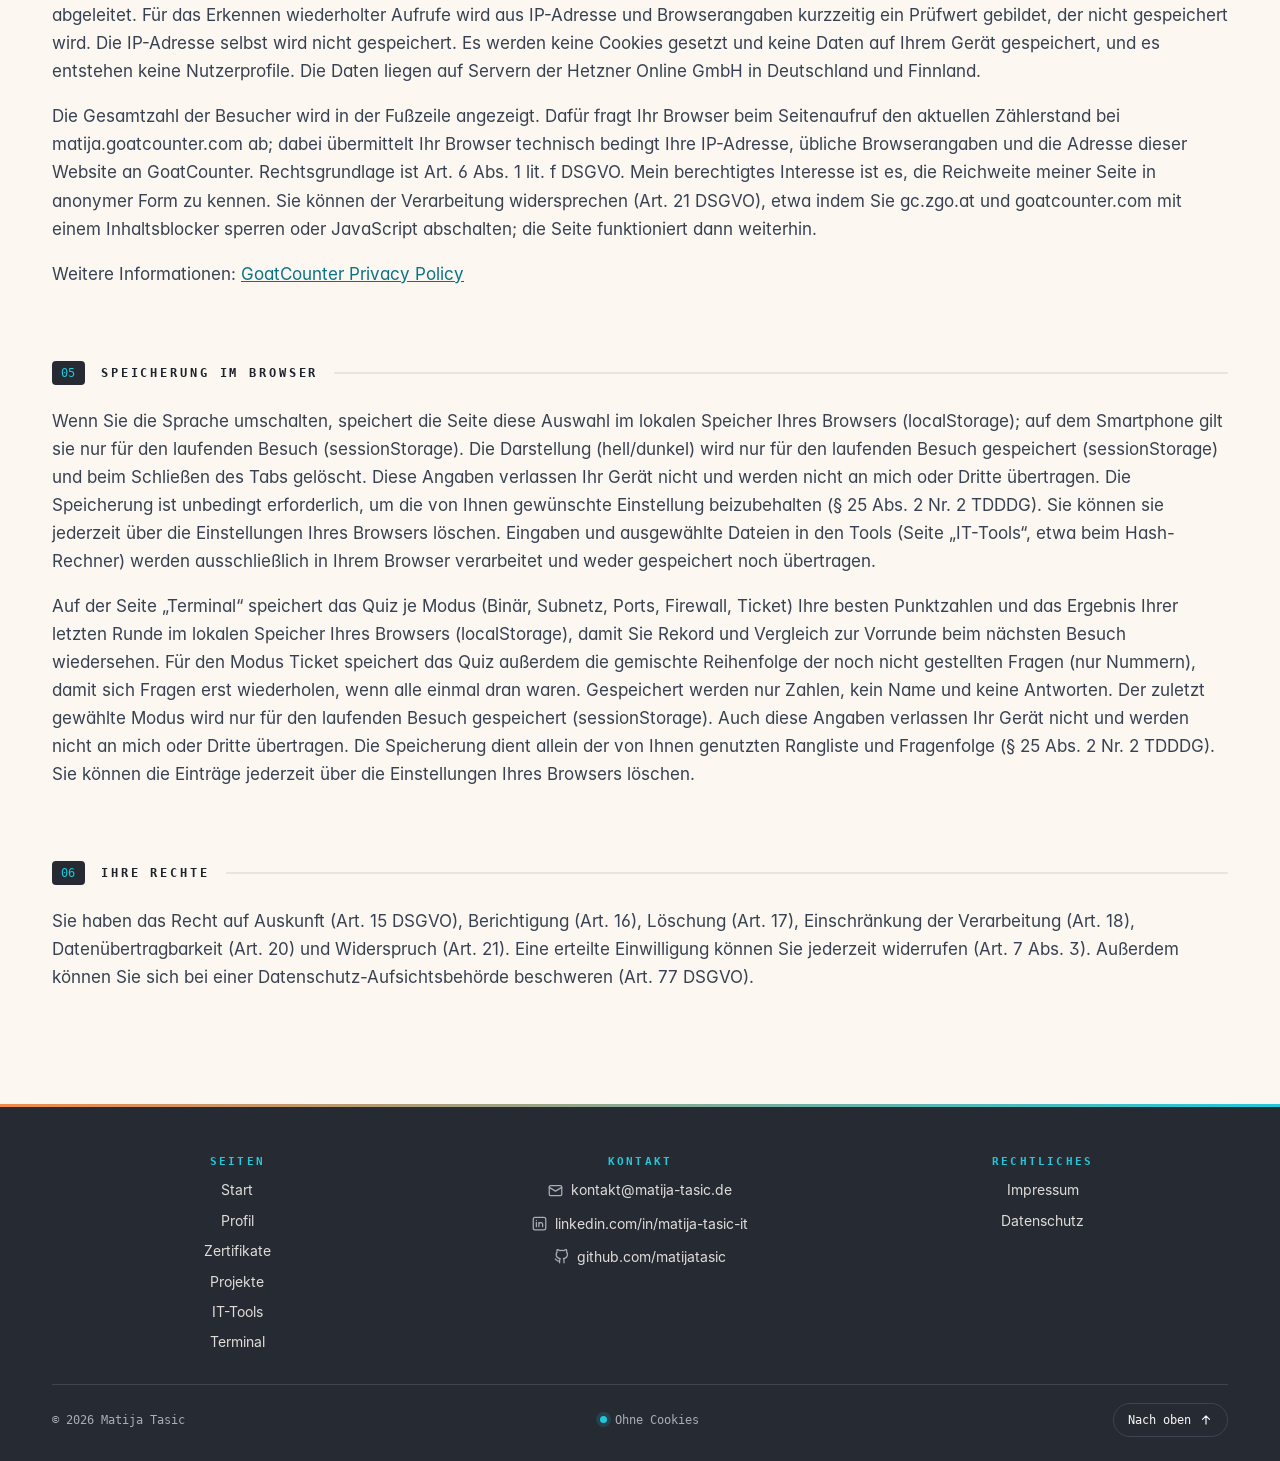
<file: datenschutz.html>
<!doctype html>
<html lang="de" translate="no" data-theme="light" data-title-de="Datenschutz · Matija Tasic" data-title-en="Privacy · Matija Tasic">
<head>
  <meta charset="utf-8">
  <meta name="viewport" content="width=device-width, initial-scale=1">
  <title>Datenschutz · Matija Tasic</title>
  <meta name="description" content="Datenschutzerklärung der Website von Matija Tasic.">
  <meta name="robots" content="noindex, follow">
  <meta name="color-scheme" content="light dark">
  <meta name="google" content="notranslate">
  <link rel="icon" href="assets/img/favicon.svg" type="image/svg+xml">
  <link rel="preload" href="assets/fonts/inter-400.woff2" as="font" type="font/woff2" crossorigin>
  <link rel="preload" href="assets/fonts/inter-display-800.woff2" as="font" type="font/woff2" crossorigin>
  <link rel="stylesheet" href="assets/css/site.css?v=2026112401">
  <script>
    (function () {
      var d = document.documentElement, t = null, l = null;
      var mobil = window.matchMedia && window.matchMedia('(max-width: 860px)').matches;
      // Sprache: am Handy nur für den laufenden Besuch, sonst dauerhaft
      try { t = sessionStorage.getItem('theme'); l = (mobil ? sessionStorage : localStorage).getItem('lang'); } catch (e) {}
      // Seite startet hell (PC und Handy); Dunkel gilt nur, wenn es im laufenden Besuch gewählt wurde
      if (t === 'dark') d.setAttribute('data-theme', 'dark');
      if (l === 'en') d.lang = 'en';
    })();
  </script>
  <script src="assets/js/site.js?v=2026110503" defer></script>
  <script data-goatcounter="https://matija.goatcounter.com/count" async src="//gc.zgo.at/count.js"></script>
</head>
<body>
  <a class="skip" href="#inhalt"><span data-l="de">Zum Inhalt springen</span><span data-l="en">Skip to content</span></a>

<header class="site-head">
    <div class="sh-in">
      <a class="brand" href="index.html#start" aria-label="Matija Tasic, Startseite" data-aria-de="Matija Tasic, Startseite" data-aria-en="Matija Tasic, home"><span class="brand-mk brand-3d"><svg viewBox="0 0 64 64" aria-hidden="true" focusable="false"><defs><linearGradient id="mt-f" x1="0" y1="0" x2="0" y2="1"><stop offset="0" stop-color="#ffb47a"/><stop offset="1" stop-color="#c2581c"/></linearGradient><linearGradient id="mt-s" x1="0" y1="0" x2="0" y2="1"><stop offset="0" stop-color="#3a4250"/><stop offset="1" stop-color="#151920"/></linearGradient><radialGradient id="mt-b" cx=".3" cy=".2" r=".9"><stop offset="0" stop-color="#3a4250"/><stop offset="1" stop-color="#222832"/></radialGradient></defs><rect width="64" height="64" rx="13" fill="url(#mt-b)"/><text x="34" y="45.5" font-family="Oxanium, sans-serif" font-weight="700" font-size="31" text-anchor="middle" letter-spacing="-.5" fill="url(#mt-s)">MT</text><text x="33.5" y="45" font-family="Oxanium, sans-serif" font-weight="700" font-size="31" text-anchor="middle" letter-spacing="-.5" fill="url(#mt-s)">MT</text><text x="33" y="44.5" font-family="Oxanium, sans-serif" font-weight="700" font-size="31" text-anchor="middle" letter-spacing="-.5" fill="url(#mt-s)">MT</text><text x="32.5" y="44" font-family="Oxanium, sans-serif" font-weight="700" font-size="31" text-anchor="middle" letter-spacing="-.5" fill="url(#mt-s)">MT</text><text x="32" y="43.5" font-family="Oxanium, sans-serif" font-weight="700" font-size="31" text-anchor="middle" letter-spacing="-.5" fill="url(#mt-s)">MT</text><text x="31.5" y="43" font-family="Oxanium, sans-serif" font-weight="700" font-size="31" text-anchor="middle" letter-spacing="-.5" fill="url(#mt-s)">MT</text><text x="31" y="42.5" font-family="Oxanium, sans-serif" font-weight="700" font-size="31" text-anchor="middle" letter-spacing="-.5" fill="url(#mt-s)">MT</text><text x="30.5" y="42" font-family="Oxanium, sans-serif" font-weight="700" font-size="31" text-anchor="middle" letter-spacing="-.5" fill="url(#mt-s)">MT</text><text x="30" y="41.5" font-family="Oxanium, sans-serif" font-weight="700" font-size="31" text-anchor="middle" letter-spacing="-.5" fill="url(#mt-s)">MT</text><text x="29.5" y="41" font-family="Oxanium, sans-serif" font-weight="700" font-size="31" text-anchor="middle" letter-spacing="-.5" fill="url(#mt-f)" stroke="#ffd2ae" stroke-opacity=".5" stroke-width=".4">MT</text></svg></span></a>
      <button class="menu-btn" type="button" aria-expanded="false" aria-controls="sh-panel" aria-label="Menü öffnen" data-aria-de="Menü öffnen" data-aria-en="Open menu">
        <svg viewBox="0 0 24 24" fill="none" stroke="currentColor" stroke-width="2" stroke-linecap="round" aria-hidden="true"><path d="M4 7h16M4 12h16M4 17h10"/></svg>
      </button>
      <nav class="mh-grid" aria-label="Hauptmenü" data-aria-de="Hauptmenü" data-aria-en="Main menu">
        <a href="index.html"><svg viewBox="0 0 24 24" fill="none" stroke="currentColor" stroke-width="2" stroke-linecap="round" stroke-linejoin="round" aria-hidden="true"><path d="M3 11l9-7 9 7"/><path d="M5 10v10h14V10"/></svg><span data-l="de">Start</span><span data-l="en">Home</span></a>
        <a href="index.html#profil"><svg viewBox="0 0 24 24" fill="none" stroke="currentColor" stroke-width="2" stroke-linecap="round" stroke-linejoin="round" aria-hidden="true"><circle cx="12" cy="8" r="4"/><path d="M4 21c1.5-4 4.5-6 8-6s6.5 2 8 6"/></svg><span data-l="de">Profil</span><span data-l="en">Profile</span></a>
        <a href="index.html#weiterbildungen"><svg viewBox="0 0 24 24" fill="none" stroke="currentColor" stroke-width="2" stroke-linecap="round" stroke-linejoin="round" aria-hidden="true"><path d="M2 9l10-5 10 5-10 5z"/><path d="M6 11v5c3 2 9 2 12 0v-5"/></svg><span data-l="de">Zertifikate</span><span data-l="en">Certificates</span></a>
        <a href="index.html#projekte"><svg viewBox="0 0 24 24" fill="none" stroke="currentColor" stroke-width="2" stroke-linecap="round" stroke-linejoin="round" aria-hidden="true"><rect x="3" y="4" width="18" height="16" rx="2"/><path d="M3 9h18"/></svg><span data-l="de">Projekte</span><span data-l="en">Projects</span></a>
        <a href="werkzeuge.html"><svg viewBox="0 0 24 24" fill="none" stroke="currentColor" stroke-width="2" stroke-linecap="round" stroke-linejoin="round" aria-hidden="true"><path d="M14.7 6.3a4 4 0 0 0-5.4 5.4L3 18l3 3 6.3-6.3a4 4 0 0 0 5.4-5.4l-2.6 2.6-2.4-.6-.6-2.4z"/></svg><span data-l="de">IT-Tools</span><span data-l="en">IT tools</span></a>
        <a href="terminal.html"><svg viewBox="0 0 24 24" fill="none" stroke="currentColor" stroke-width="2" stroke-linecap="round" stroke-linejoin="round" aria-hidden="true"><path d="m4 17 6-5-6-5"/><path d="M12 19h8"/></svg><span data-l="de">Terminal</span><span data-l="en">Terminal</span></a>
      </nav>
      <div class="sh-panel" id="sh-panel">
        <nav class="sh-nav" aria-label="Hauptmenü" data-aria-de="Hauptmenü" data-aria-en="Main menu">
          <a href="index.html"><span data-l="de">Start</span><span data-l="en">Home</span></a>
          <a href="index.html#profil"><span data-l="de">Profil</span><span data-l="en">Profile</span></a>
          <a href="index.html#weiterbildungen"><span data-l="de">Zertifikate</span><span data-l="en">Certificates</span></a>
          <a href="index.html#projekte"><span data-l="de">Projekte</span><span data-l="en">Projects</span></a>
        </nav>
        <div class="sh-prefs">
          <div class="seg" role="group" aria-label="Sprache" data-aria-de="Sprache" data-aria-en="Language">
            <button type="button" data-set-lang="de" aria-pressed="true">DE</button>
            <button type="button" data-set-lang="en" aria-pressed="false">EN</button>
          </div>
          <div class="seg seg-theme" role="group" aria-label="Ansicht" data-aria-de="Ansicht" data-aria-en="Theme">
            <button type="button" data-set-theme="light" aria-pressed="true">LIGHT</button>
            <button type="button" data-set-theme="dark" aria-pressed="false">DARK</button>
          </div>
        </div>
        <div class="sh-right">
          <nav class="sh-lab" aria-label="Werkzeuge" data-aria-de="Werkzeuge" data-aria-en="Tools">
            <div class="sh-drop">
              <a href="werkzeuge.html"><svg class="ic" viewBox="0 0 24 24" fill="none" stroke="currentColor" stroke-width="2" stroke-linecap="round" stroke-linejoin="round" aria-hidden="true"><path d="M14.7 6.3a4 4 0 0 0-5.4 5.4L3 18l3 3 6.3-6.3a4 4 0 0 0 5.4-5.4l-2.6 2.6-2.4-.6-.6-2.4z"/></svg>IT-Tools<svg viewBox="0 0 24 24" fill="none" stroke="currentColor" stroke-width="2" stroke-linecap="round" stroke-linejoin="round" aria-hidden="true"><path d="m6 9 6 6 6-6"/></svg></a>
              <ul class="sh-tools"><li><a href="werkzeuge.html#subnetz"><svg viewBox="0 0 24 24" fill="none" stroke="currentColor" stroke-width="2" stroke-linecap="round" stroke-linejoin="round" aria-hidden="true"><rect x="9" y="3" width="6" height="5" rx="1"/><rect x="3" y="16" width="6" height="5" rx="1"/><rect x="15" y="16" width="6" height="5" rx="1"/><path d="M12 8v4M6 16v-4h12v4"/></svg><span><span data-l="de">Subnetzrechner</span><span data-l="en">Subnet calculator</span></span></a></li><li><a href="werkzeuge.html#vlan"><svg viewBox="0 0 24 24" fill="none" stroke="currentColor" stroke-width="2" stroke-linecap="round" stroke-linejoin="round" aria-hidden="true"><path d="M12 3l9 5-9 5-9-5 9-5z"/><path d="M3 13l9 5 9-5"/></svg><span><span data-l="de">VLAN-Planer</span><span data-l="en">VLAN planner</span></span></a></li><li><a href="werkzeuge.html#ports"><svg viewBox="0 0 24 24" fill="none" stroke="currentColor" stroke-width="2" stroke-linecap="round" stroke-linejoin="round" aria-hidden="true"><path d="M9 2v5M15 2v5M6 7h12v3a6 6 0 0 1-12 0V7zM12 16v6"/></svg><span><span data-l="de">Port-Lexikon</span><span data-l="en">Port reference</span></span></a></li><li><a href="werkzeuge.html#passwort"><svg viewBox="0 0 24 24" fill="none" stroke="currentColor" stroke-width="2" stroke-linecap="round" stroke-linejoin="round" aria-hidden="true"><rect x="4" y="11" width="16" height="10" rx="2"/><path d="M8 11V7a4 4 0 0 1 8 0v4"/></svg><span><span data-l="de">Passwortgenerator</span><span data-l="en">Password generator</span></span></a></li><li><a href="werkzeuge.html#hash"><svg viewBox="0 0 24 24" fill="none" stroke="currentColor" stroke-width="2" stroke-linecap="round" stroke-linejoin="round" aria-hidden="true"><path d="M5 9h14M5 15h14M10 3 8 21M16 3l-2 18"/></svg><span><span data-l="de">Hash-Rechner</span><span data-l="en">Hash calculator</span></span></a></li><li><a href="werkzeuge.html#befehle"><svg viewBox="0 0 24 24" fill="none" stroke="currentColor" stroke-width="2" stroke-linecap="round" stroke-linejoin="round" aria-hidden="true"><path d="m4 17 6-5-6-5"/><path d="M12 19h8"/></svg><span><span data-l="de">Befehls-Baukasten</span><span data-l="en">Command builder</span></span></a></li><li><a href="werkzeuge.html#binaer"><svg viewBox="0 0 24 24" fill="none" stroke="currentColor" stroke-width="2" stroke-linecap="round" stroke-linejoin="round" aria-hidden="true"><path d="M6 4v6M4.5 5.2 6 4"/><rect x="14" y="4" width="4" height="6" rx="2"/><rect x="4" y="14" width="4" height="6" rx="2"/><path d="M18 14v6M16.5 15.2 18 14"/></svg><span><span data-l="de">Binär-Umrechner</span><span data-l="en">Binary converter</span></span></a></li><li><a href="werkzeuge.html#cron"><svg viewBox="0 0 24 24" fill="none" stroke="currentColor" stroke-width="2" stroke-linecap="round" stroke-linejoin="round" aria-hidden="true"><circle cx="12" cy="12" r="9"/><path d="M12 7v5l3 2"/></svg><span><span data-l="de">Cron-Erklärer</span><span data-l="en">Cron explainer</span></span></a></li></ul>
            </div>
            <a href="terminal.html"><svg class="ic" viewBox="0 0 24 24" fill="none" stroke="currentColor" stroke-width="2" stroke-linecap="round" stroke-linejoin="round" aria-hidden="true"><path d="m4 17 6-5-6-5"/><path d="M12 19h8"/></svg>Terminal</a>
          </nav>
          <a class="sh-cta" href="index.html#kontakt"><span data-l="de">Kontakt</span><span data-l="en">Contact</span></a>
        </div>
      </div>
    </div>
  </header>

  <!-- ============ Inhalt ============ -->
  <main class="doc legal" id="inhalt">

    <section class="chapter page-hero">
      <div class="kicker" data-node><b>00</b><span data-l="de">Rechtliches · Stand November 2026</span><span data-l="en">Legal · As of November 2026</span></div>
      <h1><span data-l="de">Datenschutz</span><span data-l="en">Privacy</span><span class="dot">.</span></h1>
      <p class="lead"><span data-l="de">Kurz gesagt: Diese Seite verwendet keine Cookies. Für eine einfache Besucherstatistik nutze ich GoatCounter, ohne Cookies und ohne Nutzerprofile. Schriften werden von dieser Seite selbst geladen, nicht von Dritten.</span>
         <span data-l="en">In short: this site uses no cookies. For simple visitor statistics I use GoatCounter, without cookies and without user profiles. Fonts are served by this site itself, not by third parties.</span></p>
    </section>

    <section class="chapter">
      <div class="ch-head" data-node>
        <span class="ch-num">01</span>
        <h2 class="ch-title"><span data-l="de">Verantwortlicher</span><span data-l="en">Controller</span></h2>
        <span class="ch-rule"></span>
      </div>

      <address>
          Matija Tasic<br>
          Röderbergweg 122<br>
          60385 Frankfurt am Main<br>
          <span data-l="de">Deutschland</span><span data-l="en">Germany</span>
        </address>
      <p><span data-l="de">E-Mail:</span><span data-l="en">Email:</span> <a href="mailto:kontakt@matija-tasic.de">kontakt@matija-tasic.de</a></p>

    </section>

    <section class="chapter">
      <div class="ch-head" data-node>
        <span class="ch-num">02</span>
        <h2 class="ch-title"><span data-l="de">Hosting über GitHub Pages</span><span data-l="en">Hosting on GitHub Pages</span></h2>
        <span class="ch-rule"></span>
      </div>

      <p><span data-l="de">Diese Website wird über GitHub Pages bereitgestellt. Anbieter ist die GitHub, Inc., 88 Colin P. Kelly Jr. Street, San Francisco, CA 94107, USA. Beim Aufruf der Seite verarbeitet GitHub technisch notwendige Daten, insbesondere Ihre IP-Adresse, Datum und Uhrzeit des Zugriffs, die aufgerufene Seite und Angaben zu Ihrem Browser. Das ist nötig, um die Seite sicher und stabil auszuliefern.</span>
         <span data-l="en">This website is served via GitHub Pages, provided by GitHub, Inc., 88 Colin P. Kelly Jr. Street, San Francisco, CA 94107, USA. When you visit the site, GitHub processes technically necessary data, in particular your IP address, date and time of access, the page requested and information about your browser. This is required to deliver the site securely and reliably.</span></p>
      <p><span data-l="de">Rechtsgrundlage ist Art. 6 Abs. 1 lit. f DSGVO. Mein berechtigtes Interesse ist eine sichere und zuverlässige Bereitstellung der Website. Dabei können Daten in die USA übermittelt werden. GitHub ist nach dem EU-US Data Privacy Framework zertifiziert, für das ein Angemessenheitsbeschluss der EU-Kommission besteht (Art. 45 DSGVO).</span>
         <span data-l="en">The legal basis is Art. 6(1)(f) GDPR. My legitimate interest is the secure and reliable provision of the website. Data may be transferred to the USA. GitHub is certified under the EU-US Data Privacy Framework, which is covered by an adequacy decision of the European Commission (Art. 45 GDPR).</span></p>
      <p><span data-l="de">Weitere Informationen:</span><span data-l="en">More information:</span>
         <a href="https://docs.github.com/en/site-policy/privacy-policies/github-general-privacy-statement" target="_blank" rel="noopener">GitHub General Privacy Statement</a></p>

    </section>

    <section class="chapter">
      <div class="ch-head" data-node>
        <span class="ch-num">03</span>
        <h2 class="ch-title"><span data-l="de">Kontaktformular und E-Mail</span><span data-l="en">Contact form and email</span></h2>
        <span class="ch-rule"></span>
      </div>

      <p><span data-l="de">Wenn Sie mir über das Kontaktformular oder per E-Mail schreiben, verarbeite ich Ihren Namen, Ihre E-Mail-Adresse und Ihre Nachricht, um Ihre Anfrage zu beantworten. Rechtsgrundlage ist Ihre Einwilligung nach Art. 6 Abs. 1 lit. a DSGVO, die Sie jederzeit mit Wirkung für die Zukunft widerrufen können.</span>
         <span data-l="en">If you write to me via the contact form or by email, I process your name, your email address and your message in order to answer your request. The legal basis is your consent under Art. 6(1)(a) GDPR, which you can withdraw at any time with effect for the future.</span></p>
      <p><span data-l="de">Das Kontaktformular sendet nichts an Dritte. Beim Absenden öffnet sich Ihr E-Mail-Programm mit einer vorbereiteten Nachricht an mich, die Sie selbst abschicken.</span>
         <span data-l="en">The contact form does not send anything to third parties. When you submit it, your email app opens with a prepared message to me, which you send yourself.</span></p>

      <p><span data-l="de">E-Mails an kontakt@matija-tasic.de werden bei meinem E-Mail-Anbieter gespeichert: STRATO GmbH, Otto-Ostrowski-Straße 7, 10249 Berlin, Deutschland. STRATO verarbeitet die Nachrichten in meinem Auftrag (Art. 28 DSGVO) auf Servern in Deutschland.</span>
         <span data-l="en">Emails to kontakt@matija-tasic.de are stored by my email provider: STRATO GmbH, Otto-Ostrowski-Straße 7, 10249 Berlin, Germany. STRATO processes the messages on my behalf (Art. 28 GDPR) on servers in Germany.</span></p>
      <p><span data-l="de">Ich lösche Ihre Angaben, sobald Ihre Anfrage erledigt ist und keine gesetzlichen Aufbewahrungspflichten entgegenstehen.</span>
         <span data-l="en">I delete your details as soon as your request has been dealt with, unless statutory retention obligations apply.</span></p>

    </section>

    <section class="chapter">
      <div class="ch-head" data-node>
        <span class="ch-num">04</span>
        <h2 class="ch-title"><span data-l="de">Besucherstatistik mit GoatCounter</span><span data-l="en">Visitor statistics with GoatCounter</span></h2>
        <span class="ch-rule"></span>
      </div>

      <p><span data-l="de">Um zu sehen, wie oft die Seiten aufgerufen werden, nutze ich den Dienst GoatCounter (goatcounter.com, Betreiber Martin Tournoij, Irland). Beim Aufruf einer Seite lädt Ihr Browser ein kleines Skript von gc.zgo.at und übermittelt an GoatCounter die aufgerufene Seite, die zuvor besuchte Seite (Referrer), Angaben zu Browser, Betriebssystem und Bildschirmgröße sowie Ihre IP-Adresse. Aus der IP-Adresse wird nur das Land abgeleitet. Für das Erkennen wiederholter Aufrufe wird aus IP-Adresse und Browserangaben kurzzeitig ein Prüfwert gebildet, der nicht gespeichert wird. Die IP-Adresse selbst wird nicht gespeichert. Es werden keine Cookies gesetzt und keine Daten auf Ihrem Gerät gespeichert, und es entstehen keine Nutzerprofile. Die Daten liegen auf Servern der Hetzner Online GmbH in Deutschland und Finnland.</span>
         <span data-l="en">To see how often the pages are visited, I use the service GoatCounter (goatcounter.com, operated by Martin Tournoij, Ireland). When you open a page, your browser loads a small script from gc.zgo.at and sends GoatCounter the page visited, the previous page (referrer), information about your browser, operating system and screen size, and your IP address. Only the country is derived from the IP address. To recognise repeat visits, a short-lived check value is computed from the IP address and browser information; it is not stored. The IP address itself is not stored. No cookies are set, nothing is stored on your device, and no user profiles are created. The data is kept on servers of Hetzner Online GmbH in Germany and Finland.</span></p>
      <p><span data-l="de">Die Gesamtzahl der Besucher wird in der Fußzeile angezeigt. Dafür fragt Ihr Browser beim Seitenaufruf den aktuellen Zählerstand bei matija.goatcounter.com ab; dabei übermittelt Ihr Browser technisch bedingt Ihre IP-Adresse, übliche Browserangaben und die Adresse dieser Website an GoatCounter. Rechtsgrundlage ist Art. 6 Abs. 1 lit. f DSGVO. Mein berechtigtes Interesse ist es, die Reichweite meiner Seite in anonymer Form zu kennen. Sie können der Verarbeitung widersprechen (Art. 21 DSGVO), etwa indem Sie gc.zgo.at und goatcounter.com mit einem Inhaltsblocker sperren oder JavaScript abschalten; die Seite funktioniert dann weiterhin.</span>
         <span data-l="en">The total number of visitors is shown in the footer. To do this, your browser requests the current count from matija.goatcounter.com when a page loads; for technical reasons your browser transmits your IP address, standard browser information and the address of this website to GoatCounter. The legal basis is Art. 6(1)(f) GDPR. My legitimate interest is to know the reach of my site in anonymous form. You can object to the processing (Art. 21 GDPR), for example by blocking gc.zgo.at and goatcounter.com with a content blocker or by turning off JavaScript; the site keeps working.</span></p>
      <p><span data-l="de">Weitere Informationen:</span><span data-l="en">More information:</span>
         <a href="https://www.goatcounter.com/help/privacy" target="_blank" rel="noopener">GoatCounter Privacy Policy</a></p>

    </section>

    <section class="chapter">
      <div class="ch-head" data-node>
        <span class="ch-num">05</span>
        <h2 class="ch-title"><span data-l="de">Speicherung im Browser</span><span data-l="en">Storage in your browser</span></h2>
        <span class="ch-rule"></span>
      </div>

      <p><span data-l="de">Wenn Sie die Sprache umschalten, speichert die Seite diese Auswahl im lokalen Speicher Ihres Browsers (localStorage); auf dem Smartphone gilt sie nur für den laufenden Besuch (sessionStorage). Die Darstellung (hell/dunkel) wird nur für den laufenden Besuch gespeichert (sessionStorage) und beim Schließen des Tabs gelöscht. Diese Angaben verlassen Ihr Gerät nicht und werden nicht an mich oder Dritte übertragen. Die Speicherung ist unbedingt erforderlich, um die von Ihnen gewünschte Einstellung beizubehalten (§ 25 Abs. 2 Nr. 2 TDDDG). Sie können sie jederzeit über die Einstellungen Ihres Browsers löschen. Eingaben und ausgewählte Dateien in den Tools (Seite „IT-Tools“, etwa beim Hash-Rechner) werden ausschließlich in Ihrem Browser verarbeitet und weder gespeichert noch übertragen.</span>
         <span data-l="en">When you switch the language, the site stores this choice in your browser’s local storage (localStorage); on a smartphone it only applies to the current visit (sessionStorage). The display mode (light/dark) is only stored for the current visit (sessionStorage) and is deleted when you close the tab. This data does not leave your device and is not sent to me or to third parties. The storage is strictly necessary to keep the setting you chose (Section 25(2) No. 2 TDDDG). You can delete it at any time in your browser settings. Anything you enter or pick in the tools (“IT tools” page, e.g. files in the hash calculator) is processed only in your browser and is neither stored nor transmitted.</span></p>

      <p><span data-l="de">Auf der Seite „Terminal“ speichert das Quiz je Modus (Binär, Subnetz, Ports, Firewall, Ticket) Ihre besten Punktzahlen und das Ergebnis Ihrer letzten Runde im lokalen Speicher Ihres Browsers (localStorage), damit Sie Rekord und Vergleich zur Vorrunde beim nächsten Besuch wiedersehen. Für den Modus Ticket speichert das Quiz außerdem die gemischte Reihenfolge der noch nicht gestellten Fragen (nur Nummern), damit sich Fragen erst wiederholen, wenn alle einmal dran waren. Gespeichert werden nur Zahlen, kein Name und keine Antworten. Der zuletzt gewählte Modus wird nur für den laufenden Besuch gespeichert (sessionStorage). Auch diese Angaben verlassen Ihr Gerät nicht und werden nicht an mich oder Dritte übertragen. Die Speicherung dient allein der von Ihnen genutzten Rangliste und Fragenfolge (§ 25 Abs. 2 Nr. 2 TDDDG). Sie können die Einträge jederzeit über die Einstellungen Ihres Browsers löschen.</span>
         <span data-l="en">On the “Terminal” page, the quiz stores, per mode (binary, subnet, ports, firewall, ticket), your best scores and the result of your last round in your browser’s local storage (localStorage) so that you can see your record and the comparison with your last round on your next visit. For the ticket mode the quiz also stores the shuffled order of the questions not yet asked (numbers only), so that questions only repeat once all of them have come up. Only numbers are stored, no name and no answers. The mode you last chose is only stored for the current visit (sessionStorage). This data does not leave your device either and is not sent to me or to third parties. The storage serves only the leaderboard and question order you use (Section 25(2) No. 2 TDDDG). You can delete the entries at any time in your browser settings.</span></p>

    </section>

    <section class="chapter">
      <div class="ch-head" data-node>
        <span class="ch-num">06</span>
        <h2 class="ch-title"><span data-l="de">Ihre Rechte</span><span data-l="en">Your rights</span></h2>
        <span class="ch-rule"></span>
      </div>

      <p><span data-l="de">Sie haben das Recht auf Auskunft (Art. 15 DSGVO), Berichtigung (Art. 16), Löschung (Art. 17), Einschränkung der Verarbeitung (Art. 18), Datenübertragbarkeit (Art. 20) und Widerspruch (Art. 21). Eine erteilte Einwilligung können Sie jederzeit widerrufen (Art. 7 Abs. 3). Außerdem können Sie sich bei einer Datenschutz-Aufsichtsbehörde beschweren (Art. 77 DSGVO).</span>
         <span data-l="en">You have the right of access (Art. 15 GDPR), rectification (Art. 16), erasure (Art. 17), restriction of processing (Art. 18), data portability (Art. 20) and objection (Art. 21). You can withdraw any consent at any time (Art. 7(3)). You can also lodge a complaint with a data protection supervisory authority (Art. 77 GDPR).</span></p>

    </section>

  </main>
  <footer class="foot ft1">
    <div class="ft1-in">
    <div class="ft1-top">
      <nav aria-label="Fußzeile" data-aria-de="Fußzeile" data-aria-en="Footer">
        <h2><span data-l="de">Seiten</span><span data-l="en">Pages</span></h2>
        <ul>
          <li><a href="index.html"><span data-l="de">Start</span><span data-l="en">Home</span></a></li>
          <li><a href="index.html#profil"><span data-l="de">Profil</span><span data-l="en">Profile</span></a></li>
          <li><a href="index.html#weiterbildungen"><span data-l="de">Zertifikate</span><span data-l="en">Certificates</span></a></li>
          <li><a href="index.html#projekte"><span data-l="de">Projekte</span><span data-l="en">Projects</span></a></li>
          <li><a href="werkzeuge.html"><span data-l="de">IT-Tools</span><span data-l="en">IT tools</span></a></li>
          <li><a href="terminal.html"><span data-l="de">Terminal</span><span data-l="en">Terminal</span></a></li>
        </ul>
      </nav>
      <div>
        <h2><span data-l="de">Kontakt</span><span data-l="en">Contact</span></h2>
        <ul>
          <li><a href="mailto:kontakt@matija-tasic.de"><svg viewBox="0 0 24 24" fill="none" stroke="currentColor" stroke-width="2" stroke-linecap="round" stroke-linejoin="round" aria-hidden="true"><rect x="2" y="4" width="20" height="16" rx="2"/><path d="m22 7-10 6L2 7"/></svg>kontakt@matija-tasic.de</a></li>
          <li><a href="https://www.linkedin.com/in/matija-tasic-it" target="_blank" rel="noopener me"><svg viewBox="0 0 24 24" fill="none" stroke="currentColor" stroke-width="2" stroke-linecap="round" stroke-linejoin="round" aria-hidden="true"><rect x="2" y="2" width="20" height="20" rx="3"/><path d="M7 10v7M7 7v.01M11 17v-7M11 13.5a3 3 0 0 1 6 0V17"/></svg>linkedin.com/in/matija-tasic-it</a></li>
          <li><a href="https://github.com/matijatasic" target="_blank" rel="noopener me"><svg viewBox="0 0 24 24" fill="none" stroke="currentColor" stroke-width="2" stroke-linecap="round" stroke-linejoin="round" aria-hidden="true"><path d="M9 19c-5 1.5-5-2.5-7-3m14 6v-3.87a3.37 3.37 0 0 0-.94-2.61c3.14-.35 6.44-1.54 6.44-7A5.44 5.44 0 0 0 20 4.77 5.07 5.07 0 0 0 19.91 1S18.73.65 16 2.48a13.38 13.38 0 0 0-7 0C6.27.65 5.09 1 5.09 1A5.07 5.07 0 0 0 5 4.77a5.44 5.44 0 0 0-1.5 3.78c0 5.42 3.3 6.61 6.44 7A3.37 3.37 0 0 0 9 18.13V22"/></svg>github.com/matijatasic</a></li>
        </ul>
      </div>
      <div>
        <h2><span data-l="de">Rechtliches</span><span data-l="en">Legal</span></h2>
        <ul>
          <li><a href="impressum.html"><span data-l="de">Impressum</span><span data-l="en">Legal notice</span></a></li>
          <li><a href="datenschutz.html"><span data-l="de">Datenschutz</span><span data-l="en">Privacy</span></a></li>
        </ul>
      </div>
    </div>
    <div class="ft1-bot">
      <span>© <span data-year>2026</span> Matija Tasic</span>
      <span class="ft-ok"><i aria-hidden="true"></i><span data-l="de">Ohne Cookies</span><span data-l="en">No cookies</span><span class="ft-visits" data-visits hidden> · <b data-visits-n></b> <span data-l="de">Besucher</span><span data-l="en">visitors</span></span></span>
      <a class="ft-up" href="#top"><span data-l="de">Nach oben</span><span data-l="en">Back to top</span><svg viewBox="0 0 24 24" fill="none" stroke="currentColor" stroke-width="2" stroke-linecap="round" stroke-linejoin="round" aria-hidden="true"><path d="M12 19V5M6 11l6-6 6 6"/></svg></a>
    </div>
    </div>
  </footer>
</body>
</html>
</file>
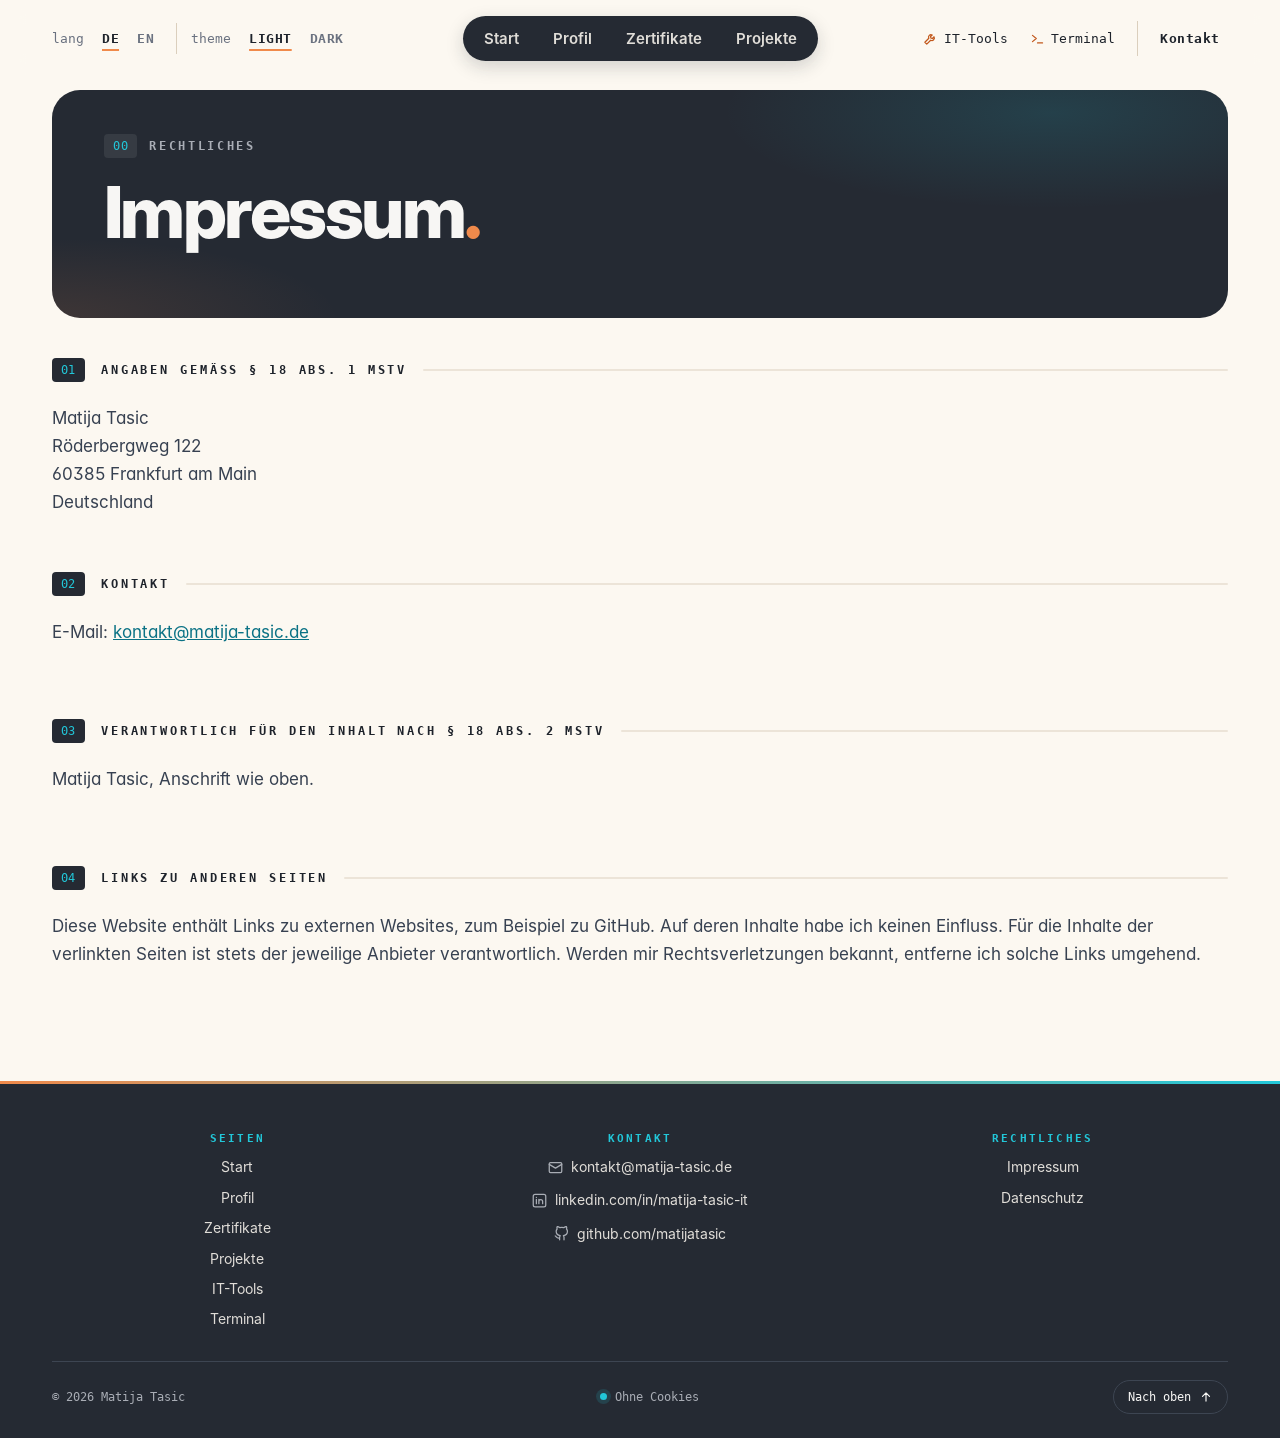
<file: impressum.html>
<!doctype html>
<html lang="de" translate="no" data-theme="light" data-title-de="Impressum · Matija Tasic" data-title-en="Legal notice · Matija Tasic">
<head>
  <meta charset="utf-8">
  <meta name="viewport" content="width=device-width, initial-scale=1">
  <title>Impressum · Matija Tasic</title>
  <meta name="description" content="Impressum der Website von Matija Tasic.">
  <meta name="robots" content="noindex, follow">
  <meta name="color-scheme" content="light dark">
  <meta name="google" content="notranslate">
  <link rel="icon" href="assets/img/favicon.svg" type="image/svg+xml">
  <link rel="preload" href="assets/fonts/inter-400.woff2" as="font" type="font/woff2" crossorigin>
  <link rel="preload" href="assets/fonts/inter-display-800.woff2" as="font" type="font/woff2" crossorigin>
  <link rel="stylesheet" href="assets/css/site.css?v=2026112401">
  <script>
    (function () {
      var d = document.documentElement, t = null, l = null;
      var mobil = window.matchMedia && window.matchMedia('(max-width: 860px)').matches;
      // Sprache: am Handy nur für den laufenden Besuch, sonst dauerhaft
      try { t = sessionStorage.getItem('theme'); l = (mobil ? sessionStorage : localStorage).getItem('lang'); } catch (e) {}
      // Seite startet hell (PC und Handy); Dunkel gilt nur, wenn es im laufenden Besuch gewählt wurde
      if (t === 'dark') d.setAttribute('data-theme', 'dark');
      if (l === 'en') d.lang = 'en';
    })();
  </script>
  <script src="assets/js/site.js?v=2026110503" defer></script>
  <script data-goatcounter="https://matija.goatcounter.com/count" async src="//gc.zgo.at/count.js"></script>
</head>
<body>
  <a class="skip" href="#inhalt"><span data-l="de">Zum Inhalt springen</span><span data-l="en">Skip to content</span></a>

<header class="site-head">
    <div class="sh-in">
      <a class="brand" href="index.html#start" aria-label="Matija Tasic, Startseite" data-aria-de="Matija Tasic, Startseite" data-aria-en="Matija Tasic, home"><span class="brand-mk brand-3d"><svg viewBox="0 0 64 64" aria-hidden="true" focusable="false"><defs><linearGradient id="mt-f" x1="0" y1="0" x2="0" y2="1"><stop offset="0" stop-color="#ffb47a"/><stop offset="1" stop-color="#c2581c"/></linearGradient><linearGradient id="mt-s" x1="0" y1="0" x2="0" y2="1"><stop offset="0" stop-color="#3a4250"/><stop offset="1" stop-color="#151920"/></linearGradient><radialGradient id="mt-b" cx=".3" cy=".2" r=".9"><stop offset="0" stop-color="#3a4250"/><stop offset="1" stop-color="#222832"/></radialGradient></defs><rect width="64" height="64" rx="13" fill="url(#mt-b)"/><text x="34" y="45.5" font-family="Oxanium, sans-serif" font-weight="700" font-size="31" text-anchor="middle" letter-spacing="-.5" fill="url(#mt-s)">MT</text><text x="33.5" y="45" font-family="Oxanium, sans-serif" font-weight="700" font-size="31" text-anchor="middle" letter-spacing="-.5" fill="url(#mt-s)">MT</text><text x="33" y="44.5" font-family="Oxanium, sans-serif" font-weight="700" font-size="31" text-anchor="middle" letter-spacing="-.5" fill="url(#mt-s)">MT</text><text x="32.5" y="44" font-family="Oxanium, sans-serif" font-weight="700" font-size="31" text-anchor="middle" letter-spacing="-.5" fill="url(#mt-s)">MT</text><text x="32" y="43.5" font-family="Oxanium, sans-serif" font-weight="700" font-size="31" text-anchor="middle" letter-spacing="-.5" fill="url(#mt-s)">MT</text><text x="31.5" y="43" font-family="Oxanium, sans-serif" font-weight="700" font-size="31" text-anchor="middle" letter-spacing="-.5" fill="url(#mt-s)">MT</text><text x="31" y="42.5" font-family="Oxanium, sans-serif" font-weight="700" font-size="31" text-anchor="middle" letter-spacing="-.5" fill="url(#mt-s)">MT</text><text x="30.5" y="42" font-family="Oxanium, sans-serif" font-weight="700" font-size="31" text-anchor="middle" letter-spacing="-.5" fill="url(#mt-s)">MT</text><text x="30" y="41.5" font-family="Oxanium, sans-serif" font-weight="700" font-size="31" text-anchor="middle" letter-spacing="-.5" fill="url(#mt-s)">MT</text><text x="29.5" y="41" font-family="Oxanium, sans-serif" font-weight="700" font-size="31" text-anchor="middle" letter-spacing="-.5" fill="url(#mt-f)" stroke="#ffd2ae" stroke-opacity=".5" stroke-width=".4">MT</text></svg></span></a>
      <button class="menu-btn" type="button" aria-expanded="false" aria-controls="sh-panel" aria-label="Menü öffnen" data-aria-de="Menü öffnen" data-aria-en="Open menu">
        <svg viewBox="0 0 24 24" fill="none" stroke="currentColor" stroke-width="2" stroke-linecap="round" aria-hidden="true"><path d="M4 7h16M4 12h16M4 17h10"/></svg>
      </button>
      <nav class="mh-grid" aria-label="Hauptmenü" data-aria-de="Hauptmenü" data-aria-en="Main menu">
        <a href="index.html"><svg viewBox="0 0 24 24" fill="none" stroke="currentColor" stroke-width="2" stroke-linecap="round" stroke-linejoin="round" aria-hidden="true"><path d="M3 11l9-7 9 7"/><path d="M5 10v10h14V10"/></svg><span data-l="de">Start</span><span data-l="en">Home</span></a>
        <a href="index.html#profil"><svg viewBox="0 0 24 24" fill="none" stroke="currentColor" stroke-width="2" stroke-linecap="round" stroke-linejoin="round" aria-hidden="true"><circle cx="12" cy="8" r="4"/><path d="M4 21c1.5-4 4.5-6 8-6s6.5 2 8 6"/></svg><span data-l="de">Profil</span><span data-l="en">Profile</span></a>
        <a href="index.html#weiterbildungen"><svg viewBox="0 0 24 24" fill="none" stroke="currentColor" stroke-width="2" stroke-linecap="round" stroke-linejoin="round" aria-hidden="true"><path d="M2 9l10-5 10 5-10 5z"/><path d="M6 11v5c3 2 9 2 12 0v-5"/></svg><span data-l="de">Zertifikate</span><span data-l="en">Certificates</span></a>
        <a href="index.html#projekte"><svg viewBox="0 0 24 24" fill="none" stroke="currentColor" stroke-width="2" stroke-linecap="round" stroke-linejoin="round" aria-hidden="true"><rect x="3" y="4" width="18" height="16" rx="2"/><path d="M3 9h18"/></svg><span data-l="de">Projekte</span><span data-l="en">Projects</span></a>
        <a href="werkzeuge.html"><svg viewBox="0 0 24 24" fill="none" stroke="currentColor" stroke-width="2" stroke-linecap="round" stroke-linejoin="round" aria-hidden="true"><path d="M14.7 6.3a4 4 0 0 0-5.4 5.4L3 18l3 3 6.3-6.3a4 4 0 0 0 5.4-5.4l-2.6 2.6-2.4-.6-.6-2.4z"/></svg><span data-l="de">IT-Tools</span><span data-l="en">IT tools</span></a>
        <a href="terminal.html"><svg viewBox="0 0 24 24" fill="none" stroke="currentColor" stroke-width="2" stroke-linecap="round" stroke-linejoin="round" aria-hidden="true"><path d="m4 17 6-5-6-5"/><path d="M12 19h8"/></svg><span data-l="de">Terminal</span><span data-l="en">Terminal</span></a>
      </nav>
      <div class="sh-panel" id="sh-panel">
        <nav class="sh-nav" aria-label="Hauptmenü" data-aria-de="Hauptmenü" data-aria-en="Main menu">
          <a href="index.html"><span data-l="de">Start</span><span data-l="en">Home</span></a>
          <a href="index.html#profil"><span data-l="de">Profil</span><span data-l="en">Profile</span></a>
          <a href="index.html#weiterbildungen"><span data-l="de">Zertifikate</span><span data-l="en">Certificates</span></a>
          <a href="index.html#projekte"><span data-l="de">Projekte</span><span data-l="en">Projects</span></a>
        </nav>
        <div class="sh-prefs">
          <div class="seg" role="group" aria-label="Sprache" data-aria-de="Sprache" data-aria-en="Language">
            <button type="button" data-set-lang="de" aria-pressed="true">DE</button>
            <button type="button" data-set-lang="en" aria-pressed="false">EN</button>
          </div>
          <div class="seg seg-theme" role="group" aria-label="Ansicht" data-aria-de="Ansicht" data-aria-en="Theme">
            <button type="button" data-set-theme="light" aria-pressed="true">LIGHT</button>
            <button type="button" data-set-theme="dark" aria-pressed="false">DARK</button>
          </div>
        </div>
        <div class="sh-right">
          <nav class="sh-lab" aria-label="Werkzeuge" data-aria-de="Werkzeuge" data-aria-en="Tools">
            <div class="sh-drop">
              <a href="werkzeuge.html"><svg class="ic" viewBox="0 0 24 24" fill="none" stroke="currentColor" stroke-width="2" stroke-linecap="round" stroke-linejoin="round" aria-hidden="true"><path d="M14.7 6.3a4 4 0 0 0-5.4 5.4L3 18l3 3 6.3-6.3a4 4 0 0 0 5.4-5.4l-2.6 2.6-2.4-.6-.6-2.4z"/></svg>IT-Tools<svg viewBox="0 0 24 24" fill="none" stroke="currentColor" stroke-width="2" stroke-linecap="round" stroke-linejoin="round" aria-hidden="true"><path d="m6 9 6 6 6-6"/></svg></a>
              <ul class="sh-tools"><li><a href="werkzeuge.html#subnetz"><svg viewBox="0 0 24 24" fill="none" stroke="currentColor" stroke-width="2" stroke-linecap="round" stroke-linejoin="round" aria-hidden="true"><rect x="9" y="3" width="6" height="5" rx="1"/><rect x="3" y="16" width="6" height="5" rx="1"/><rect x="15" y="16" width="6" height="5" rx="1"/><path d="M12 8v4M6 16v-4h12v4"/></svg><span><span data-l="de">Subnetzrechner</span><span data-l="en">Subnet calculator</span></span></a></li><li><a href="werkzeuge.html#vlan"><svg viewBox="0 0 24 24" fill="none" stroke="currentColor" stroke-width="2" stroke-linecap="round" stroke-linejoin="round" aria-hidden="true"><path d="M12 3l9 5-9 5-9-5 9-5z"/><path d="M3 13l9 5 9-5"/></svg><span><span data-l="de">VLAN-Planer</span><span data-l="en">VLAN planner</span></span></a></li><li><a href="werkzeuge.html#ports"><svg viewBox="0 0 24 24" fill="none" stroke="currentColor" stroke-width="2" stroke-linecap="round" stroke-linejoin="round" aria-hidden="true"><path d="M9 2v5M15 2v5M6 7h12v3a6 6 0 0 1-12 0V7zM12 16v6"/></svg><span><span data-l="de">Port-Lexikon</span><span data-l="en">Port reference</span></span></a></li><li><a href="werkzeuge.html#passwort"><svg viewBox="0 0 24 24" fill="none" stroke="currentColor" stroke-width="2" stroke-linecap="round" stroke-linejoin="round" aria-hidden="true"><rect x="4" y="11" width="16" height="10" rx="2"/><path d="M8 11V7a4 4 0 0 1 8 0v4"/></svg><span><span data-l="de">Passwortgenerator</span><span data-l="en">Password generator</span></span></a></li><li><a href="werkzeuge.html#hash"><svg viewBox="0 0 24 24" fill="none" stroke="currentColor" stroke-width="2" stroke-linecap="round" stroke-linejoin="round" aria-hidden="true"><path d="M5 9h14M5 15h14M10 3 8 21M16 3l-2 18"/></svg><span><span data-l="de">Hash-Rechner</span><span data-l="en">Hash calculator</span></span></a></li><li><a href="werkzeuge.html#befehle"><svg viewBox="0 0 24 24" fill="none" stroke="currentColor" stroke-width="2" stroke-linecap="round" stroke-linejoin="round" aria-hidden="true"><path d="m4 17 6-5-6-5"/><path d="M12 19h8"/></svg><span><span data-l="de">Befehls-Baukasten</span><span data-l="en">Command builder</span></span></a></li><li><a href="werkzeuge.html#binaer"><svg viewBox="0 0 24 24" fill="none" stroke="currentColor" stroke-width="2" stroke-linecap="round" stroke-linejoin="round" aria-hidden="true"><path d="M6 4v6M4.5 5.2 6 4"/><rect x="14" y="4" width="4" height="6" rx="2"/><rect x="4" y="14" width="4" height="6" rx="2"/><path d="M18 14v6M16.5 15.2 18 14"/></svg><span><span data-l="de">Binär-Umrechner</span><span data-l="en">Binary converter</span></span></a></li><li><a href="werkzeuge.html#cron"><svg viewBox="0 0 24 24" fill="none" stroke="currentColor" stroke-width="2" stroke-linecap="round" stroke-linejoin="round" aria-hidden="true"><circle cx="12" cy="12" r="9"/><path d="M12 7v5l3 2"/></svg><span><span data-l="de">Cron-Erklärer</span><span data-l="en">Cron explainer</span></span></a></li></ul>
            </div>
            <a href="terminal.html"><svg class="ic" viewBox="0 0 24 24" fill="none" stroke="currentColor" stroke-width="2" stroke-linecap="round" stroke-linejoin="round" aria-hidden="true"><path d="m4 17 6-5-6-5"/><path d="M12 19h8"/></svg>Terminal</a>
          </nav>
          <a class="sh-cta" href="index.html#kontakt"><span data-l="de">Kontakt</span><span data-l="en">Contact</span></a>
        </div>
      </div>
    </div>
  </header>

  <!-- ============ Inhalt ============ -->
  <main class="doc legal" id="inhalt">

    <section class="chapter page-hero">
      <div class="kicker" data-node><b>00</b><span data-l="de">Rechtliches</span><span data-l="en">Legal</span></div>
      <h1>Impressum<span class="dot">.</span></h1>
    </section>

    <section class="chapter">
      <div class="ch-head" data-node>
        <span class="ch-num">01</span>
        <h2 class="ch-title"><span data-l="de">Angaben gemäß § 18 Abs. 1 MStV</span><span data-l="en">Information under Section 18(1) MStV</span></h2>
        <span class="ch-rule"></span>
      </div>

      <address>
          Matija Tasic<br>
          Röderbergweg 122<br>
          60385 Frankfurt am Main<br>
          <span data-l="de">Deutschland</span><span data-l="en">Germany</span>
        </address>

    </section>

    <section class="chapter">
      <div class="ch-head" data-node>
        <span class="ch-num">02</span>
        <h2 class="ch-title"><span data-l="de">Kontakt</span><span data-l="en">Contact</span></h2>
        <span class="ch-rule"></span>
      </div>

      <p><span data-l="de">E-Mail:</span><span data-l="en">Email:</span> <a href="mailto:kontakt@matija-tasic.de">kontakt@matija-tasic.de</a></p>

    </section>

    <section class="chapter">
      <div class="ch-head" data-node>
        <span class="ch-num">03</span>
        <h2 class="ch-title"><span data-l="de">Verantwortlich für den Inhalt nach § 18 Abs. 2 MStV</span><span data-l="en">Responsible for content under Section 18(2) MStV</span></h2>
        <span class="ch-rule"></span>
      </div>

      <p><span data-l="de">Matija Tasic, Anschrift wie oben.</span><span data-l="en">Matija Tasic, address as above.</span></p>

    </section>

    <section class="chapter">
      <div class="ch-head" data-node>
        <span class="ch-num">04</span>
        <h2 class="ch-title"><span data-l="de">Links zu anderen Seiten</span><span data-l="en">Links to other sites</span></h2>
        <span class="ch-rule"></span>
      </div>

      <p><span data-l="de">Diese Website enthält Links zu externen Websites, zum Beispiel zu GitHub. Auf deren Inhalte habe ich keinen Einfluss. Für die Inhalte der verlinkten Seiten ist stets der jeweilige Anbieter verantwortlich. Werden mir Rechtsverletzungen bekannt, entferne ich solche Links umgehend.</span>
         <span data-l="en">This website contains links to external websites, for example GitHub. I have no influence on their content. The respective provider is always responsible for the content of linked pages. If I become aware of any legal violations, I will remove such links immediately.</span></p>

    </section>

  </main>
  <footer class="foot ft1">
    <div class="ft1-in">
    <div class="ft1-top">
      <nav aria-label="Fußzeile" data-aria-de="Fußzeile" data-aria-en="Footer">
        <h2><span data-l="de">Seiten</span><span data-l="en">Pages</span></h2>
        <ul>
          <li><a href="index.html"><span data-l="de">Start</span><span data-l="en">Home</span></a></li>
          <li><a href="index.html#profil"><span data-l="de">Profil</span><span data-l="en">Profile</span></a></li>
          <li><a href="index.html#weiterbildungen"><span data-l="de">Zertifikate</span><span data-l="en">Certificates</span></a></li>
          <li><a href="index.html#projekte"><span data-l="de">Projekte</span><span data-l="en">Projects</span></a></li>
          <li><a href="werkzeuge.html"><span data-l="de">IT-Tools</span><span data-l="en">IT tools</span></a></li>
          <li><a href="terminal.html"><span data-l="de">Terminal</span><span data-l="en">Terminal</span></a></li>
        </ul>
      </nav>
      <div>
        <h2><span data-l="de">Kontakt</span><span data-l="en">Contact</span></h2>
        <ul>
          <li><a href="mailto:kontakt@matija-tasic.de"><svg viewBox="0 0 24 24" fill="none" stroke="currentColor" stroke-width="2" stroke-linecap="round" stroke-linejoin="round" aria-hidden="true"><rect x="2" y="4" width="20" height="16" rx="2"/><path d="m22 7-10 6L2 7"/></svg>kontakt@matija-tasic.de</a></li>
          <li><a href="https://www.linkedin.com/in/matija-tasic-it" target="_blank" rel="noopener me"><svg viewBox="0 0 24 24" fill="none" stroke="currentColor" stroke-width="2" stroke-linecap="round" stroke-linejoin="round" aria-hidden="true"><rect x="2" y="2" width="20" height="20" rx="3"/><path d="M7 10v7M7 7v.01M11 17v-7M11 13.5a3 3 0 0 1 6 0V17"/></svg>linkedin.com/in/matija-tasic-it</a></li>
          <li><a href="https://github.com/matijatasic" target="_blank" rel="noopener me"><svg viewBox="0 0 24 24" fill="none" stroke="currentColor" stroke-width="2" stroke-linecap="round" stroke-linejoin="round" aria-hidden="true"><path d="M9 19c-5 1.5-5-2.5-7-3m14 6v-3.87a3.37 3.37 0 0 0-.94-2.61c3.14-.35 6.44-1.54 6.44-7A5.44 5.44 0 0 0 20 4.77 5.07 5.07 0 0 0 19.91 1S18.73.65 16 2.48a13.38 13.38 0 0 0-7 0C6.27.65 5.09 1 5.09 1A5.07 5.07 0 0 0 5 4.77a5.44 5.44 0 0 0-1.5 3.78c0 5.42 3.3 6.61 6.44 7A3.37 3.37 0 0 0 9 18.13V22"/></svg>github.com/matijatasic</a></li>
        </ul>
      </div>
      <div>
        <h2><span data-l="de">Rechtliches</span><span data-l="en">Legal</span></h2>
        <ul>
          <li><a href="impressum.html"><span data-l="de">Impressum</span><span data-l="en">Legal notice</span></a></li>
          <li><a href="datenschutz.html"><span data-l="de">Datenschutz</span><span data-l="en">Privacy</span></a></li>
        </ul>
      </div>
    </div>
    <div class="ft1-bot">
      <span>© <span data-year>2026</span> Matija Tasic</span>
      <span class="ft-ok"><i aria-hidden="true"></i><span data-l="de">Ohne Cookies</span><span data-l="en">No cookies</span><span class="ft-visits" data-visits hidden> · <b data-visits-n></b> <span data-l="de">Besucher</span><span data-l="en">visitors</span></span></span>
      <a class="ft-up" href="#top"><span data-l="de">Nach oben</span><span data-l="en">Back to top</span><svg viewBox="0 0 24 24" fill="none" stroke="currentColor" stroke-width="2" stroke-linecap="round" stroke-linejoin="round" aria-hidden="true"><path d="M12 19V5M6 11l6-6 6 6"/></svg></a>
    </div>
    </div>
  </footer>
</body>
</html>
</file>
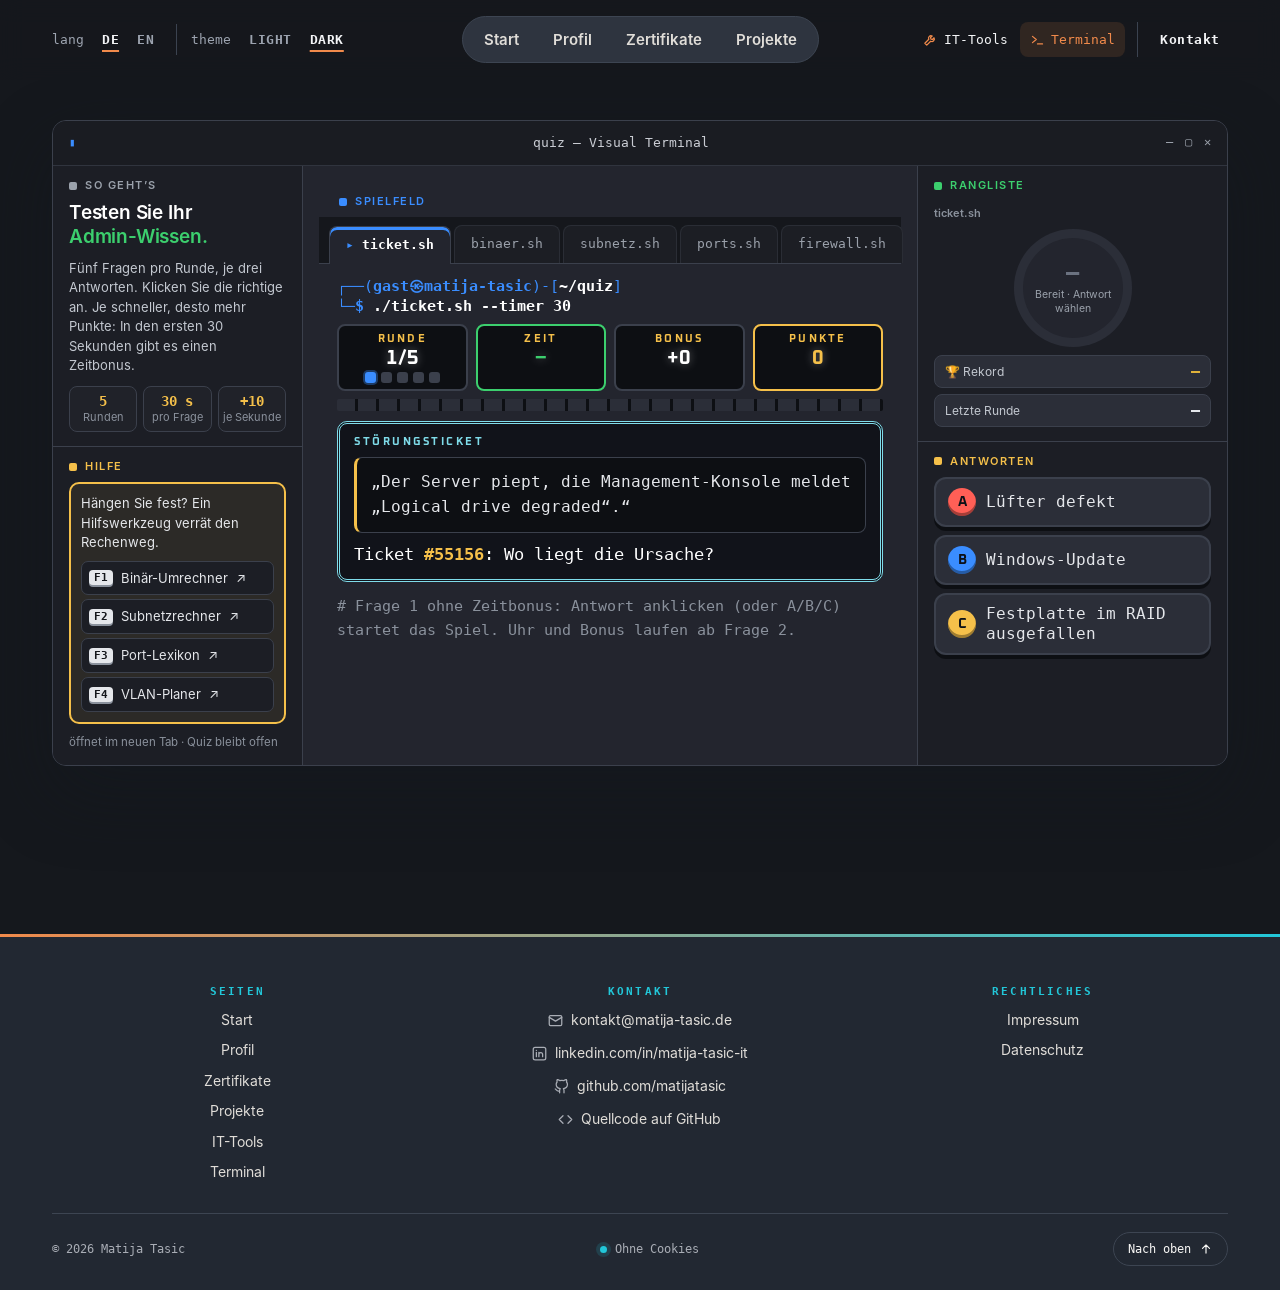
<file: terminal.html>
<!doctype html>
<html lang="de" translate="no" data-theme="dark" data-title-de="Terminal · Matija Tasic" data-title-en="Terminal · Matija Tasic">
<head>
  <meta charset="utf-8">
  <meta name="viewport" content="width=device-width, initial-scale=1">
  <title>Terminal · Matija Tasic</title>
  <meta name="description" content="Interaktives Terminal-Quiz zu Binärzahlen, Subnetzen, Ports, Firewall-Regeln und Störungstickets: fünf Fragen pro Runde, 30 Sekunden pro Frage. Läuft nur im Browser.">
  <link rel="canonical" href="https://matija-tasic.de/terminal.html">
  <meta property="og:type" content="website">
  <meta property="og:site_name" content="Matija Tasic">
  <meta property="og:locale" content="de_DE">
  <meta property="og:title" content="Terminal · Matija Tasic">
  <meta property="og:description" content="Interaktives Terminal-Quiz zu Binärzahlen, Subnetzen, Ports, Firewall-Regeln und Störungstickets: fünf Fragen pro Runde, 30 Sekunden pro Frage. Läuft nur im Browser.">
  <meta property="og:url" content="https://matija-tasic.de/terminal.html">
  <meta property="og:image" content="https://matija-tasic.de/assets/img/og-image.jpg">
  <meta property="og:image:width" content="1200">
  <meta property="og:image:height" content="630">
  <meta property="og:image:alt" content="Matija Tasic, IT-Administrator">
  <meta name="twitter:card" content="summary_large_image">
  <meta name="color-scheme" content="light dark">
  <meta name="google" content="notranslate">
  <link rel="icon" href="assets/img/favicon.svg" type="image/svg+xml">
  <link rel="preload" href="assets/fonts/inter-400.woff2" as="font" type="font/woff2" crossorigin>
  <link rel="preload" href="assets/fonts/inter-display-800.woff2" as="font" type="font/woff2" crossorigin>
  <link rel="stylesheet" href="assets/css/site.css?v=2026112401">
  <script>
    (function () {
      var d = document.documentElement, l = null;
      var mobil = window.matchMedia && window.matchMedia('(max-width: 860px)').matches;
      // Sprache: am Handy nur für den laufenden Besuch, sonst dauerhaft
      try { l = (mobil ? sessionStorage : localStorage).getItem('lang'); sessionStorage.removeItem('theme'); } catch (e) {}
      // Terminal-Seite startet bei jedem Aufruf dunkel; der Schalter wirkt nur, solange die Seite offen ist.
      // Beim Verlassen wird die Wahl gelöscht, damit die anderen Seiten wieder hell starten.
      window.addEventListener('pagehide', function () {
        try { sessionStorage.removeItem('theme'); } catch (e) {}
      });
      if (l === 'en') d.lang = 'en';
    })();
  </script>
  <script src="assets/js/site.js?v=2026110503" defer></script>
  <script src="assets/js/ports.js?v=2026110610" defer></script>
  <script src="assets/js/quiz.js?v=2026110617" defer></script>
  <script data-goatcounter="https://matija.goatcounter.com/count" async src="//gc.zgo.at/count.js"></script>
</head>
<body class="page-term">
  <a class="skip" href="#inhalt"><span data-l="de">Zum Inhalt springen</span><span data-l="en">Skip to content</span></a>

<header class="site-head">
    <div class="sh-in">
      <a class="brand" href="index.html#start" aria-label="Matija Tasic, Startseite" data-aria-de="Matija Tasic, Startseite" data-aria-en="Matija Tasic, home"><span class="brand-mk brand-3d"><svg viewBox="0 0 64 64" aria-hidden="true" focusable="false"><defs><linearGradient id="mt-f" x1="0" y1="0" x2="0" y2="1"><stop offset="0" stop-color="#ffb47a"/><stop offset="1" stop-color="#c2581c"/></linearGradient><linearGradient id="mt-s" x1="0" y1="0" x2="0" y2="1"><stop offset="0" stop-color="#3a4250"/><stop offset="1" stop-color="#151920"/></linearGradient><radialGradient id="mt-b" cx=".3" cy=".2" r=".9"><stop offset="0" stop-color="#3a4250"/><stop offset="1" stop-color="#222832"/></radialGradient></defs><rect width="64" height="64" rx="13" fill="url(#mt-b)"/><text x="34" y="45.5" font-family="Oxanium, sans-serif" font-weight="700" font-size="31" text-anchor="middle" letter-spacing="-.5" fill="url(#mt-s)">MT</text><text x="33.5" y="45" font-family="Oxanium, sans-serif" font-weight="700" font-size="31" text-anchor="middle" letter-spacing="-.5" fill="url(#mt-s)">MT</text><text x="33" y="44.5" font-family="Oxanium, sans-serif" font-weight="700" font-size="31" text-anchor="middle" letter-spacing="-.5" fill="url(#mt-s)">MT</text><text x="32.5" y="44" font-family="Oxanium, sans-serif" font-weight="700" font-size="31" text-anchor="middle" letter-spacing="-.5" fill="url(#mt-s)">MT</text><text x="32" y="43.5" font-family="Oxanium, sans-serif" font-weight="700" font-size="31" text-anchor="middle" letter-spacing="-.5" fill="url(#mt-s)">MT</text><text x="31.5" y="43" font-family="Oxanium, sans-serif" font-weight="700" font-size="31" text-anchor="middle" letter-spacing="-.5" fill="url(#mt-s)">MT</text><text x="31" y="42.5" font-family="Oxanium, sans-serif" font-weight="700" font-size="31" text-anchor="middle" letter-spacing="-.5" fill="url(#mt-s)">MT</text><text x="30.5" y="42" font-family="Oxanium, sans-serif" font-weight="700" font-size="31" text-anchor="middle" letter-spacing="-.5" fill="url(#mt-s)">MT</text><text x="30" y="41.5" font-family="Oxanium, sans-serif" font-weight="700" font-size="31" text-anchor="middle" letter-spacing="-.5" fill="url(#mt-s)">MT</text><text x="29.5" y="41" font-family="Oxanium, sans-serif" font-weight="700" font-size="31" text-anchor="middle" letter-spacing="-.5" fill="url(#mt-f)" stroke="#ffd2ae" stroke-opacity=".5" stroke-width=".4">MT</text></svg></span></a>
      <button class="menu-btn" type="button" aria-expanded="false" aria-controls="sh-panel" aria-label="Menü öffnen" data-aria-de="Menü öffnen" data-aria-en="Open menu">
        <svg viewBox="0 0 24 24" fill="none" stroke="currentColor" stroke-width="2" stroke-linecap="round" aria-hidden="true"><path d="M4 7h16M4 12h16M4 17h10"/></svg>
      </button>
      <nav class="mh-grid" aria-label="Hauptmenü" data-aria-de="Hauptmenü" data-aria-en="Main menu">
        <a href="index.html"><svg viewBox="0 0 24 24" fill="none" stroke="currentColor" stroke-width="2" stroke-linecap="round" stroke-linejoin="round" aria-hidden="true"><path d="M3 11l9-7 9 7"/><path d="M5 10v10h14V10"/></svg><span data-l="de">Start</span><span data-l="en">Home</span></a>
        <a href="index.html#profil"><svg viewBox="0 0 24 24" fill="none" stroke="currentColor" stroke-width="2" stroke-linecap="round" stroke-linejoin="round" aria-hidden="true"><circle cx="12" cy="8" r="4"/><path d="M4 21c1.5-4 4.5-6 8-6s6.5 2 8 6"/></svg><span data-l="de">Profil</span><span data-l="en">Profile</span></a>
        <a href="index.html#weiterbildungen"><svg viewBox="0 0 24 24" fill="none" stroke="currentColor" stroke-width="2" stroke-linecap="round" stroke-linejoin="round" aria-hidden="true"><path d="M2 9l10-5 10 5-10 5z"/><path d="M6 11v5c3 2 9 2 12 0v-5"/></svg><span data-l="de">Zertifikate</span><span data-l="en">Certificates</span></a>
        <a href="index.html#projekte"><svg viewBox="0 0 24 24" fill="none" stroke="currentColor" stroke-width="2" stroke-linecap="round" stroke-linejoin="round" aria-hidden="true"><rect x="3" y="4" width="18" height="16" rx="2"/><path d="M3 9h18"/></svg><span data-l="de">Projekte</span><span data-l="en">Projects</span></a>
        <a href="werkzeuge.html"><svg viewBox="0 0 24 24" fill="none" stroke="currentColor" stroke-width="2" stroke-linecap="round" stroke-linejoin="round" aria-hidden="true"><path d="M14.7 6.3a4 4 0 0 0-5.4 5.4L3 18l3 3 6.3-6.3a4 4 0 0 0 5.4-5.4l-2.6 2.6-2.4-.6-.6-2.4z"/></svg><span data-l="de">IT-Tools</span><span data-l="en">IT tools</span></a>
        <a href="terminal.html" aria-current="page"><svg viewBox="0 0 24 24" fill="none" stroke="currentColor" stroke-width="2" stroke-linecap="round" stroke-linejoin="round" aria-hidden="true"><path d="m4 17 6-5-6-5"/><path d="M12 19h8"/></svg><span data-l="de">Terminal</span><span data-l="en">Terminal</span></a>
      </nav>
      <div class="sh-panel" id="sh-panel">
        <nav class="sh-nav" aria-label="Hauptmenü" data-aria-de="Hauptmenü" data-aria-en="Main menu">
          <a href="index.html"><span data-l="de">Start</span><span data-l="en">Home</span></a>
          <a href="index.html#profil"><span data-l="de">Profil</span><span data-l="en">Profile</span></a>
          <a href="index.html#weiterbildungen"><span data-l="de">Zertifikate</span><span data-l="en">Certificates</span></a>
          <a href="index.html#projekte"><span data-l="de">Projekte</span><span data-l="en">Projects</span></a>
        </nav>
        <div class="sh-prefs">
          <div class="seg" role="group" aria-label="Sprache" data-aria-de="Sprache" data-aria-en="Language">
            <button type="button" data-set-lang="de" aria-pressed="true">DE</button>
            <button type="button" data-set-lang="en" aria-pressed="false">EN</button>
          </div>
          <div class="seg seg-theme" role="group" aria-label="Ansicht" data-aria-de="Ansicht" data-aria-en="Theme">
            <button type="button" data-set-theme="light" aria-pressed="true">LIGHT</button>
            <button type="button" data-set-theme="dark" aria-pressed="false">DARK</button>
          </div>
        </div>
        <div class="sh-right">
          <nav class="sh-lab" aria-label="Werkzeuge" data-aria-de="Werkzeuge" data-aria-en="Tools">
            <div class="sh-drop">
              <a href="werkzeuge.html"><svg class="ic" viewBox="0 0 24 24" fill="none" stroke="currentColor" stroke-width="2" stroke-linecap="round" stroke-linejoin="round" aria-hidden="true"><path d="M14.7 6.3a4 4 0 0 0-5.4 5.4L3 18l3 3 6.3-6.3a4 4 0 0 0 5.4-5.4l-2.6 2.6-2.4-.6-.6-2.4z"/></svg>IT-Tools<svg viewBox="0 0 24 24" fill="none" stroke="currentColor" stroke-width="2" stroke-linecap="round" stroke-linejoin="round" aria-hidden="true"><path d="m6 9 6 6 6-6"/></svg></a>
              <ul class="sh-tools"><li><a href="werkzeuge.html#subnetz"><svg viewBox="0 0 24 24" fill="none" stroke="currentColor" stroke-width="2" stroke-linecap="round" stroke-linejoin="round" aria-hidden="true"><rect x="9" y="3" width="6" height="5" rx="1"/><rect x="3" y="16" width="6" height="5" rx="1"/><rect x="15" y="16" width="6" height="5" rx="1"/><path d="M12 8v4M6 16v-4h12v4"/></svg><span><span data-l="de">Subnetzrechner</span><span data-l="en">Subnet calculator</span></span></a></li><li><a href="werkzeuge.html#vlan"><svg viewBox="0 0 24 24" fill="none" stroke="currentColor" stroke-width="2" stroke-linecap="round" stroke-linejoin="round" aria-hidden="true"><path d="M12 3l9 5-9 5-9-5 9-5z"/><path d="M3 13l9 5 9-5"/></svg><span><span data-l="de">VLAN-Planer</span><span data-l="en">VLAN planner</span></span></a></li><li><a href="werkzeuge.html#ports"><svg viewBox="0 0 24 24" fill="none" stroke="currentColor" stroke-width="2" stroke-linecap="round" stroke-linejoin="round" aria-hidden="true"><path d="M9 2v5M15 2v5M6 7h12v3a6 6 0 0 1-12 0V7zM12 16v6"/></svg><span><span data-l="de">Port-Lexikon</span><span data-l="en">Port reference</span></span></a></li><li><a href="werkzeuge.html#passwort"><svg viewBox="0 0 24 24" fill="none" stroke="currentColor" stroke-width="2" stroke-linecap="round" stroke-linejoin="round" aria-hidden="true"><rect x="4" y="11" width="16" height="10" rx="2"/><path d="M8 11V7a4 4 0 0 1 8 0v4"/></svg><span><span data-l="de">Passwortgenerator</span><span data-l="en">Password generator</span></span></a></li><li><a href="werkzeuge.html#hash"><svg viewBox="0 0 24 24" fill="none" stroke="currentColor" stroke-width="2" stroke-linecap="round" stroke-linejoin="round" aria-hidden="true"><path d="M5 9h14M5 15h14M10 3 8 21M16 3l-2 18"/></svg><span><span data-l="de">Hash-Rechner</span><span data-l="en">Hash calculator</span></span></a></li><li><a href="werkzeuge.html#befehle"><svg viewBox="0 0 24 24" fill="none" stroke="currentColor" stroke-width="2" stroke-linecap="round" stroke-linejoin="round" aria-hidden="true"><path d="m4 17 6-5-6-5"/><path d="M12 19h8"/></svg><span><span data-l="de">Befehls-Baukasten</span><span data-l="en">Command builder</span></span></a></li><li><a href="werkzeuge.html#binaer"><svg viewBox="0 0 24 24" fill="none" stroke="currentColor" stroke-width="2" stroke-linecap="round" stroke-linejoin="round" aria-hidden="true"><path d="M6 4v6M4.5 5.2 6 4"/><rect x="14" y="4" width="4" height="6" rx="2"/><rect x="4" y="14" width="4" height="6" rx="2"/><path d="M18 14v6M16.5 15.2 18 14"/></svg><span><span data-l="de">Binär-Umrechner</span><span data-l="en">Binary converter</span></span></a></li><li><a href="werkzeuge.html#cron"><svg viewBox="0 0 24 24" fill="none" stroke="currentColor" stroke-width="2" stroke-linecap="round" stroke-linejoin="round" aria-hidden="true"><circle cx="12" cy="12" r="9"/><path d="M12 7v5l3 2"/></svg><span><span data-l="de">Cron-Erklärer</span><span data-l="en">Cron explainer</span></span></a></li></ul>
            </div>
            <a href="terminal.html" aria-current="page"><svg class="ic" viewBox="0 0 24 24" fill="none" stroke="currentColor" stroke-width="2" stroke-linecap="round" stroke-linejoin="round" aria-hidden="true"><path d="m4 17 6-5-6-5"/><path d="M12 19h8"/></svg>Terminal</a>
          </nav>
          <a class="sh-cta" href="index.html#kontakt"><span data-l="de">Kontakt</span><span data-l="en">Contact</span></a>
        </div>
      </div>
    </div>
  </header>

  <!-- ============ Inhalt ============ -->
  <main class="doc term-page" id="inhalt">

    <!-- Terminal-Quiz -->
    <section class="chapter" id="interaktiv">
      <div class="gw g5" data-quiz>
        <div class="kt-bar"><span class="kt-ico" aria-hidden="true">▮</span><button type="button" class="kt-title" data-sudo>quiz — Visual Terminal</button><span class="kt-ctl" aria-hidden="true"><i>–</i><i>▢</i><i>✕</i></span></div>
        <div class="gw-in zg">
          <div class="zc1">
            <section class="zone z-intro">
              <h2 class="zh"><i aria-hidden="true"></i><span data-l="de">So geht’s</span><span data-l="en">How it works</span></h2>
              <div class="ch-head lc-h" data-node data-runtitle data-runtitle-de="Interaktiv" data-runtitle-en="Interactive"><span class="lc-num">00</span><h1 class="lc-ch"><span data-l="de">Interaktiv</span><span data-l="en">Interactive</span></h1></div>
              <h3 class="lc-title"><span data-l="de">Testen Sie Ihr <span>Admin-Wissen.</span></span><span data-l="en">Test your <span>admin skills.</span></span></h3>
              <p class="lc-text"><span data-l="de">Fünf Fragen pro Runde, je drei Antworten. Klicken Sie die richtige an. Je schneller, desto mehr Punkte: In den ersten 30 Sekunden gibt es einen Zeitbonus.</span><span data-l="en">Five questions per round, three answers each. Click the right one. The faster, the more points: answers within 30 seconds earn a time bonus.</span></p>
              <div class="lc-rules"><div><b>5</b><span><span data-l="de">Runden</span><span data-l="en">rounds</span></span></div><div><b>30 s</b><span><span data-l="de">pro Frage</span><span data-l="en">per question</span></span></div><div><b>+10</b><span><span data-l="de">je Sekunde</span><span data-l="en">per second</span></span></div></div>
            </section>
            <section class="zone z-help" aria-label="Cheatsheet">
              <h2 class="zh"><i aria-hidden="true"></i><span data-l="de">Hilfe</span><span data-l="en">Help</span></h2>
              <div class="cs-box">
                <p class="cs-p"><span data-l="de">Hängen Sie fest? Ein Hilfswerkzeug verrät den Rechenweg.</span><span data-l="en">Stuck? A helper tool shows you how it works.</span></p>
                <a class="cs-k" data-quiz-tool="binaer" href="werkzeuge.html#binaer" target="_blank" rel="noopener"><kbd aria-hidden="true">F1</kbd><span data-l="de">Binär-Umrechner</span><span data-l="en">Binary converter</span> ↗</a>
                <a class="cs-k" data-quiz-tool="subnetz" href="werkzeuge.html#subnetz" target="_blank" rel="noopener"><kbd aria-hidden="true">F2</kbd><span data-l="de">Subnetzrechner</span><span data-l="en">Subnet calculator</span> ↗</a>
                <a class="cs-k" data-quiz-tool="ports" href="werkzeuge.html#ports" target="_blank" rel="noopener"><kbd aria-hidden="true">F3</kbd><span data-l="de">Port-Lexikon</span><span data-l="en">Port reference</span> ↗</a>
                <a class="cs-k" data-quiz-tool="firewall" href="werkzeuge.html#vlan" target="_blank" rel="noopener"><kbd aria-hidden="true">F4</kbd><span data-l="de">VLAN-Planer</span><span data-l="en">VLAN planner</span> ↗</a>
              </div>
              <div class="cs-n"><span data-l="de">öffnet im neuen Tab · Quiz bleibt offen</span><span data-l="en">opens in a new tab · quiz stays open</span></div>
            </section>
          </div>
          <div class="zc2">
            <section class="zone z-game">
              <h2 class="zh"><i aria-hidden="true"></i><span data-l="de">Spielfeld</span><span data-l="en">Game</span></h2>
              <div class="rp">
                <div class="ktabs" role="group" aria-label="Modus"><button type="button" data-quiz-mode="ticket" aria-pressed="true" class="on">ticket.sh</button><button type="button" data-quiz-mode="binaer" aria-pressed="false">binaer.sh</button><button type="button" data-quiz-mode="subnetz" aria-pressed="false">subnetz.sh</button><button type="button" data-quiz-mode="ports" aria-pressed="false">ports.sh</button><button type="button" data-quiz-mode="firewall" aria-pressed="false">firewall.sh</button></div>
                <div class="kt-body">
                  <div class="kp"><span class="b">┌──(</span><span class="u">gast㉿matija-tasic</span><span class="b">)-[</span><span class="w">~/quiz</span><span class="b">]</span></div>
                  <div class="kp"><span class="b">└─</span><span class="u">$</span> <span class="w" data-quiz-cmd>./ticket.sh --timer 30</span></div>
                  <div class="kt-view" data-quiz-view></div>
                </div>
              </div>
            </section>
          </div>
          <div class="zc3">
            <section class="zone z-rank">
              <h2 class="zh"><i aria-hidden="true"></i><span data-l="de">Rangliste</span><span data-l="en">Leaderboard</span></h2>
              <div class="zsub"><span data-quiz-podname>ticket</span>.sh</div>
              <div class="rk" data-quiz-board aria-live="polite"></div>
            </section>
            <section class="zone z-pult">
              <h2 class="zh"><i aria-hidden="true"></i><span data-l="de">Antworten</span><span data-l="en">Answers</span></h2>
              <div class="kq-pult" data-quiz-pult></div>
            </section>
          </div>
        </div>
      </div>
    </section>

  </main>
  <footer class="foot ft1">
    <div class="ft1-in">
    <div class="ft1-top">
      <nav aria-label="Fußzeile" data-aria-de="Fußzeile" data-aria-en="Footer">
        <h2><span data-l="de">Seiten</span><span data-l="en">Pages</span></h2>
        <ul>
          <li><a href="index.html"><span data-l="de">Start</span><span data-l="en">Home</span></a></li>
          <li><a href="index.html#profil"><span data-l="de">Profil</span><span data-l="en">Profile</span></a></li>
          <li><a href="index.html#weiterbildungen"><span data-l="de">Zertifikate</span><span data-l="en">Certificates</span></a></li>
          <li><a href="index.html#projekte"><span data-l="de">Projekte</span><span data-l="en">Projects</span></a></li>
          <li><a href="werkzeuge.html"><span data-l="de">IT-Tools</span><span data-l="en">IT tools</span></a></li>
          <li><a href="terminal.html"><span data-l="de">Terminal</span><span data-l="en">Terminal</span></a></li>
        </ul>
      </nav>
      <div>
        <h2><span data-l="de">Kontakt</span><span data-l="en">Contact</span></h2>
        <ul>
          <li><a href="mailto:kontakt@matija-tasic.de"><svg viewBox="0 0 24 24" fill="none" stroke="currentColor" stroke-width="2" stroke-linecap="round" stroke-linejoin="round" aria-hidden="true"><rect x="2" y="4" width="20" height="16" rx="2"/><path d="m22 7-10 6L2 7"/></svg>kontakt@matija-tasic.de</a></li>
          <li><a href="https://www.linkedin.com/in/matija-tasic-it" target="_blank" rel="noopener me"><svg viewBox="0 0 24 24" fill="none" stroke="currentColor" stroke-width="2" stroke-linecap="round" stroke-linejoin="round" aria-hidden="true"><rect x="2" y="2" width="20" height="20" rx="3"/><path d="M7 10v7M7 7v.01M11 17v-7M11 13.5a3 3 0 0 1 6 0V17"/></svg>linkedin.com/in/matija-tasic-it</a></li>
          <li><a href="https://github.com/matijatasic" target="_blank" rel="noopener me"><svg viewBox="0 0 24 24" fill="none" stroke="currentColor" stroke-width="2" stroke-linecap="round" stroke-linejoin="round" aria-hidden="true"><path d="M9 19c-5 1.5-5-2.5-7-3m14 6v-3.87a3.37 3.37 0 0 0-.94-2.61c3.14-.35 6.44-1.54 6.44-7A5.44 5.44 0 0 0 20 4.77 5.07 5.07 0 0 0 19.91 1S18.73.65 16 2.48a13.38 13.38 0 0 0-7 0C6.27.65 5.09 1 5.09 1A5.07 5.07 0 0 0 5 4.77a5.44 5.44 0 0 0-1.5 3.78c0 5.42 3.3 6.61 6.44 7A3.37 3.37 0 0 0 9 18.13V22"/></svg>github.com/matijatasic</a></li>
          <li><a href="https://github.com/matijatasic/matijatasic.github.io/tree/main/assets/js" target="_blank" rel="noopener"><svg viewBox="0 0 24 24" fill="none" stroke="currentColor" stroke-width="2" stroke-linecap="round" stroke-linejoin="round" aria-hidden="true"><path d="m16 18 6-6-6-6M8 6l-6 6 6 6"/></svg><span data-l="de">Quellcode auf GitHub</span><span data-l="en">Source on GitHub</span></a></li>
        </ul>
      </div>
      <div>
        <h2><span data-l="de">Rechtliches</span><span data-l="en">Legal</span></h2>
        <ul>
          <li><a href="impressum.html"><span data-l="de">Impressum</span><span data-l="en">Legal notice</span></a></li>
          <li><a href="datenschutz.html"><span data-l="de">Datenschutz</span><span data-l="en">Privacy</span></a></li>
        </ul>
      </div>
    </div>
    <div class="ft1-bot">
      <span>© <span data-year>2026</span> Matija Tasic</span>
      <span class="ft-ok"><i aria-hidden="true"></i><span data-l="de">Ohne Cookies</span><span data-l="en">No cookies</span><span class="ft-visits" data-visits hidden> · <b data-visits-n></b> <span data-l="de">Besucher</span><span data-l="en">visitors</span></span></span>
      <a class="ft-up" href="#top"><span data-l="de">Nach oben</span><span data-l="en">Back to top</span><svg viewBox="0 0 24 24" fill="none" stroke="currentColor" stroke-width="2" stroke-linecap="round" stroke-linejoin="round" aria-hidden="true"><path d="M12 19V5M6 11l6-6 6 6"/></svg></a>
    </div>
    </div>
  </footer>
</body>
</html>
</file>
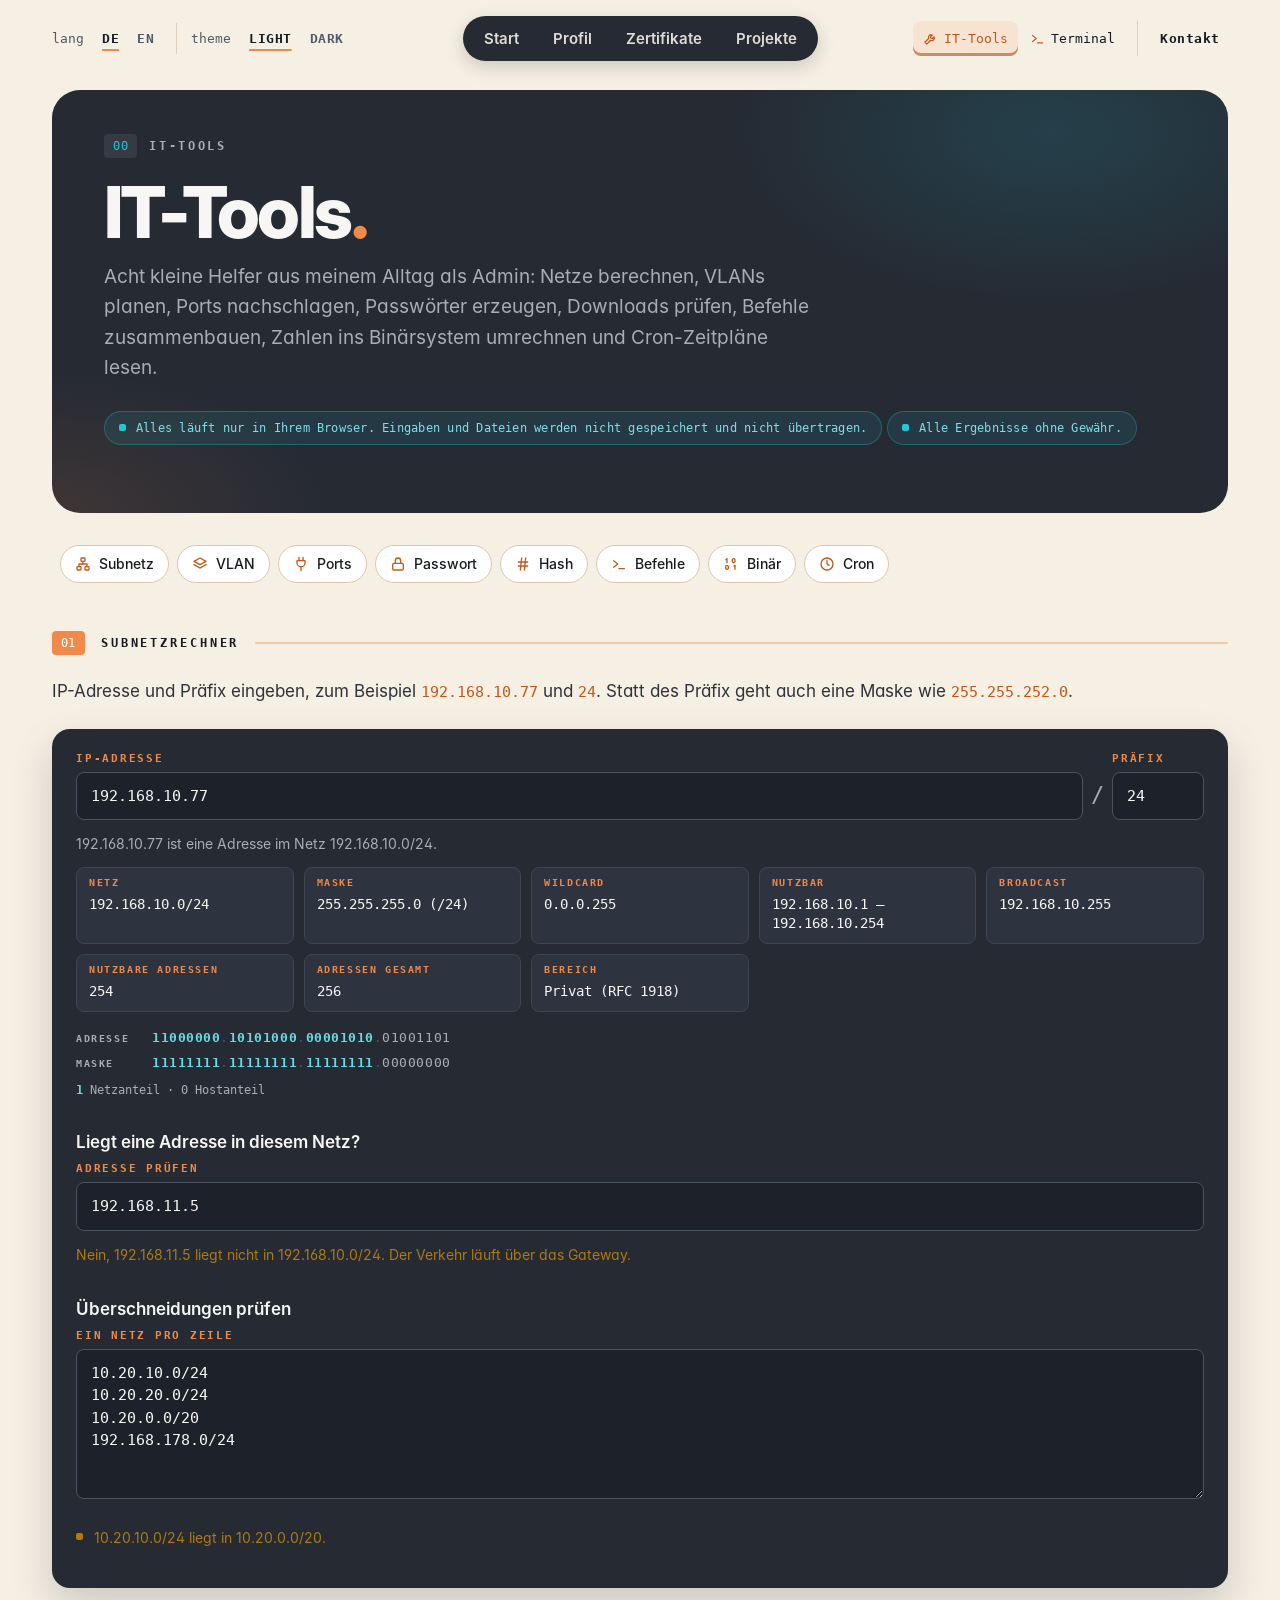
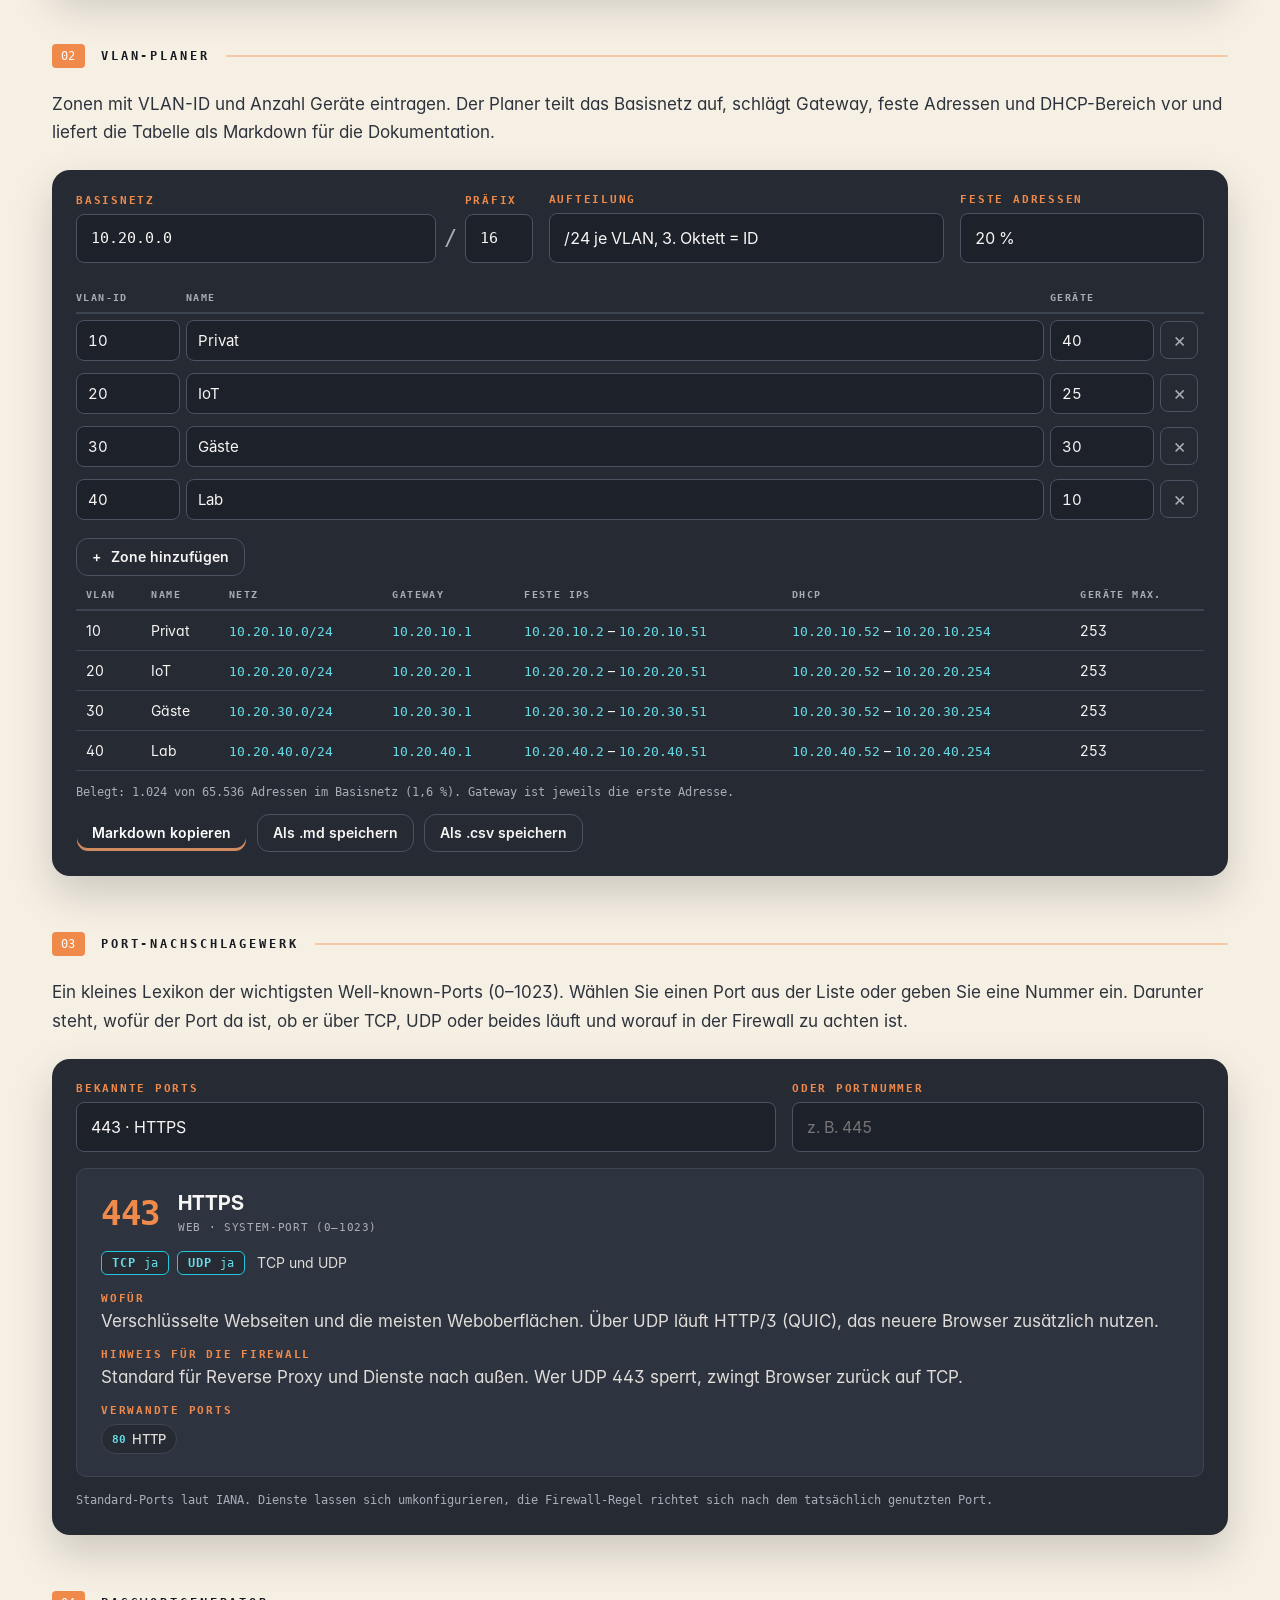
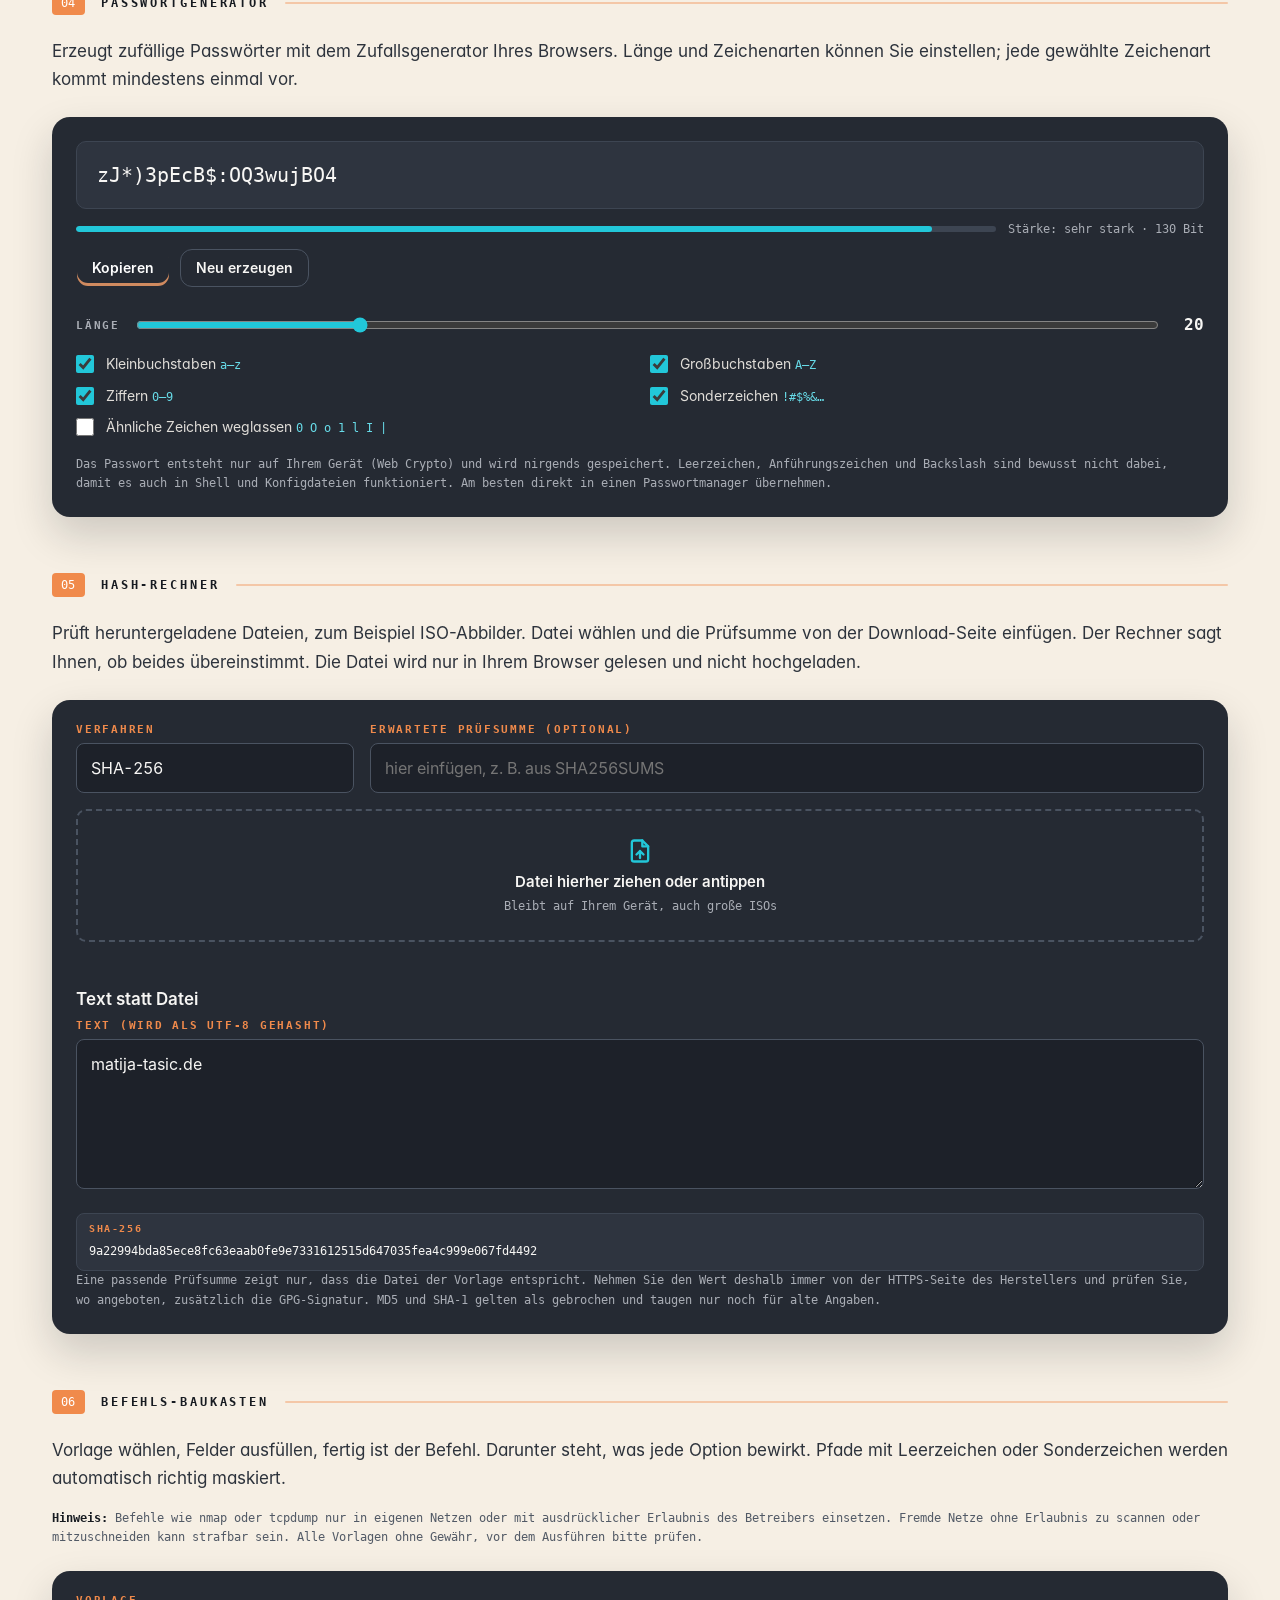
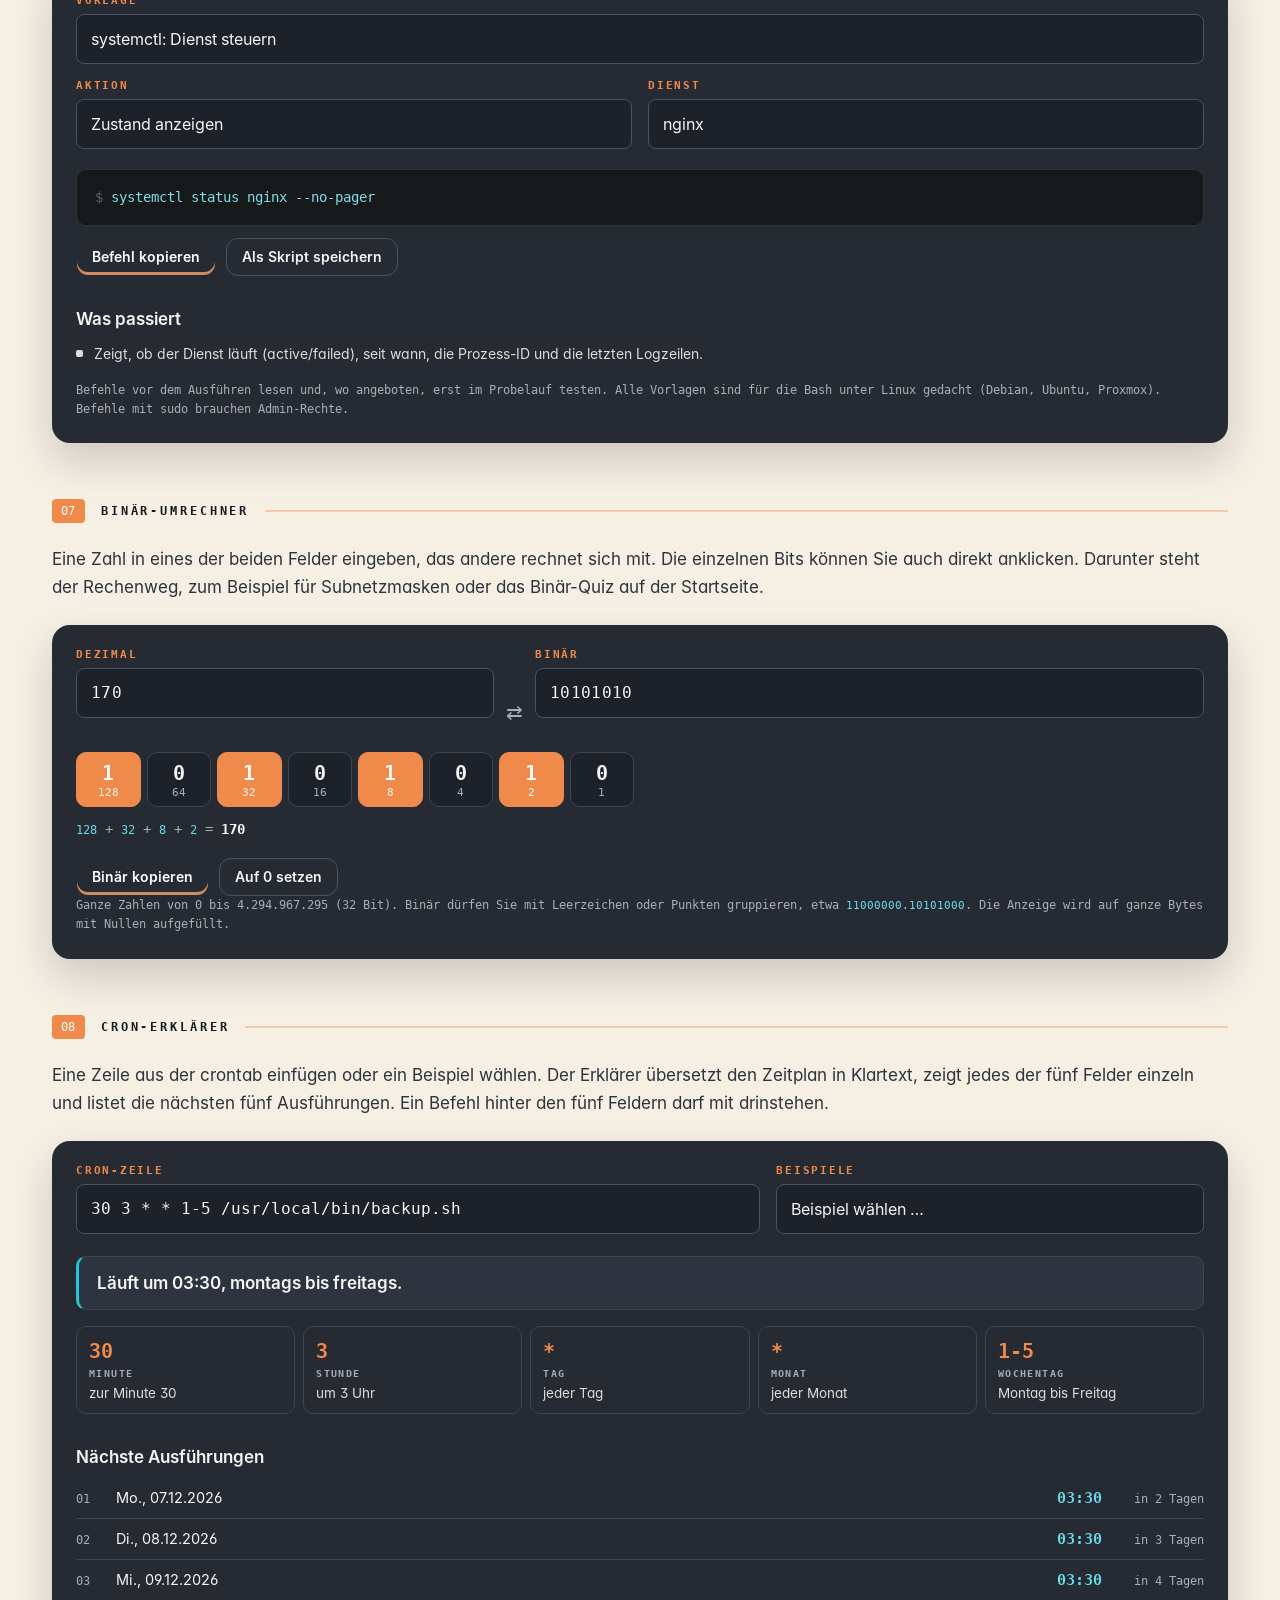
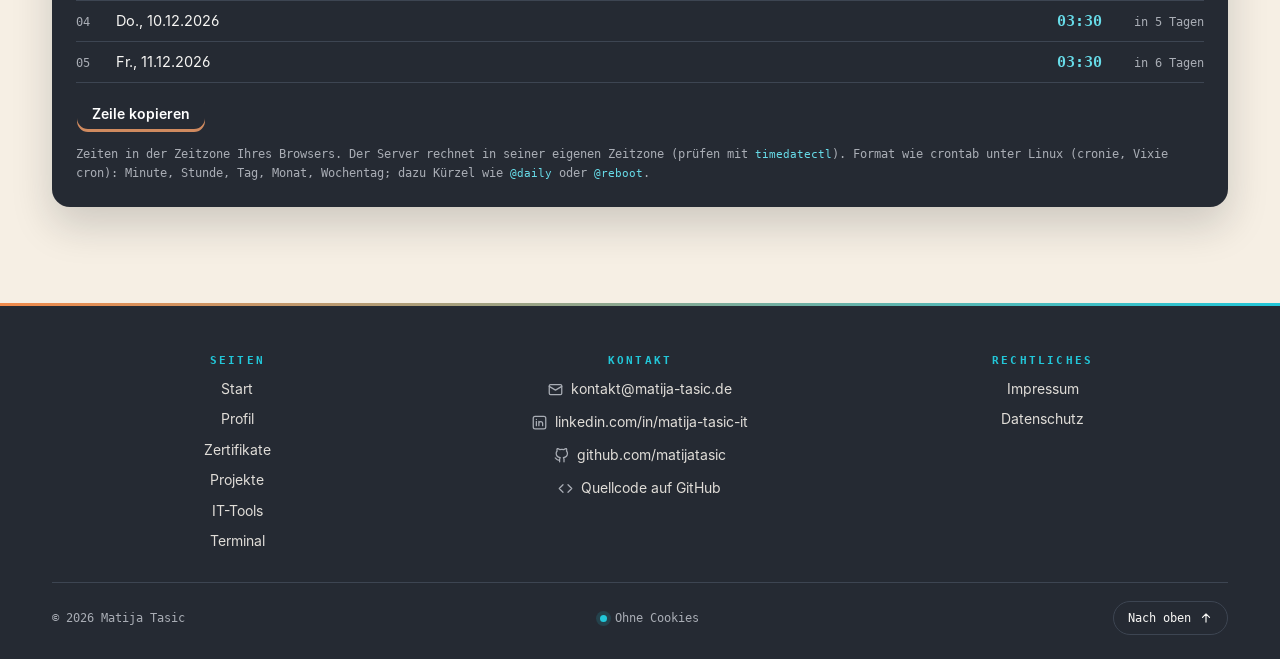
<file: werkzeuge.html>
<!doctype html>
<html lang="de" translate="no" data-theme="light" data-title-de="IT-Tools · Matija Tasic" data-title-en="IT tools · Matija Tasic">
<head>
  <meta charset="utf-8">
  <meta name="viewport" content="width=device-width, initial-scale=1">
  <title>IT-Tools · Matija Tasic</title>
  <meta name="description" content="Kleine Tools für IT-Administration: Subnetzrechner, VLAN-Planer, Port-Nachschlagewerk, Passwortgenerator, Hash-Rechner, Befehls-Baukasten, Binär-Umrechner und Cron-Erklärer. Alles läuft nur im Browser.">
  <link rel="canonical" href="https://matija-tasic.de/werkzeuge.html">
  <meta property="og:type" content="website">
  <meta property="og:site_name" content="Matija Tasic">
  <meta property="og:locale" content="de_DE">
  <meta property="og:title" content="IT-Tools · Matija Tasic">
  <meta property="og:description" content="Kleine Tools für IT-Administration: Subnetzrechner, VLAN-Planer, Port-Nachschlagewerk, Passwortgenerator, Hash-Rechner, Befehls-Baukasten, Binär-Umrechner und Cron-Erklärer. Alles läuft nur im Browser.">
  <meta property="og:url" content="https://matija-tasic.de/werkzeuge.html">
  <meta property="og:image" content="https://matija-tasic.de/assets/img/og-image.jpg">
  <meta property="og:image:width" content="1200">
  <meta property="og:image:height" content="630">
  <meta property="og:image:alt" content="Matija Tasic, IT-Administrator">
  <meta name="twitter:card" content="summary_large_image">
  <meta name="color-scheme" content="light dark">
  <meta name="google" content="notranslate">
  <link rel="icon" href="assets/img/favicon.svg" type="image/svg+xml">
  <link rel="preload" href="assets/fonts/inter-400.woff2" as="font" type="font/woff2" crossorigin>
  <link rel="preload" href="assets/fonts/inter-display-800.woff2" as="font" type="font/woff2" crossorigin>
  <link rel="stylesheet" href="assets/css/site.css?v=2026112401">
  <script>
    (function () {
      var d = document.documentElement, t = null, l = null;
      var mobil = window.matchMedia && window.matchMedia('(max-width: 860px)').matches;
      // Sprache: am Handy nur für den laufenden Besuch, sonst dauerhaft
      try { t = sessionStorage.getItem('theme'); l = (mobil ? sessionStorage : localStorage).getItem('lang'); } catch (e) {}
      // Seite startet hell (PC und Handy); Dunkel gilt nur, wenn es im laufenden Besuch gewählt wurde
      if (t === 'dark') d.setAttribute('data-theme', 'dark');
      if (l === 'en') d.lang = 'en';
    })();
  </script>
  <script src="assets/js/site.js?v=2026110503" defer></script>
  <script src="assets/js/ipcalc.js" defer></script>
  <script src="assets/js/ports.js" defer></script>
  <script src="assets/js/pwgen.js" defer></script>
  <script src="assets/js/hash.js" defer></script>
  <script src="assets/js/cmds.js" defer></script>
  <script src="assets/js/binconv.js" defer></script>
  <script src="assets/js/cron.js?v=2026110346" defer></script>
  <script src="assets/js/tools.js?v=2026110346" defer></script>
  <script data-goatcounter="https://matija.goatcounter.com/count" async src="//gc.zgo.at/count.js"></script>
</head>
<body class="page-tools">
  <a class="skip" href="#inhalt"><span data-l="de">Zum Inhalt springen</span><span data-l="en">Skip to content</span></a>

<header class="site-head">
    <div class="sh-in">
      <a class="brand" href="index.html#start" aria-label="Matija Tasic, Startseite" data-aria-de="Matija Tasic, Startseite" data-aria-en="Matija Tasic, home"><span class="brand-mk brand-3d"><svg viewBox="0 0 64 64" aria-hidden="true" focusable="false"><defs><linearGradient id="mt-f" x1="0" y1="0" x2="0" y2="1"><stop offset="0" stop-color="#ffb47a"/><stop offset="1" stop-color="#c2581c"/></linearGradient><linearGradient id="mt-s" x1="0" y1="0" x2="0" y2="1"><stop offset="0" stop-color="#3a4250"/><stop offset="1" stop-color="#151920"/></linearGradient><radialGradient id="mt-b" cx=".3" cy=".2" r=".9"><stop offset="0" stop-color="#3a4250"/><stop offset="1" stop-color="#222832"/></radialGradient></defs><rect width="64" height="64" rx="13" fill="url(#mt-b)"/><text x="34" y="45.5" font-family="Oxanium, sans-serif" font-weight="700" font-size="31" text-anchor="middle" letter-spacing="-.5" fill="url(#mt-s)">MT</text><text x="33.5" y="45" font-family="Oxanium, sans-serif" font-weight="700" font-size="31" text-anchor="middle" letter-spacing="-.5" fill="url(#mt-s)">MT</text><text x="33" y="44.5" font-family="Oxanium, sans-serif" font-weight="700" font-size="31" text-anchor="middle" letter-spacing="-.5" fill="url(#mt-s)">MT</text><text x="32.5" y="44" font-family="Oxanium, sans-serif" font-weight="700" font-size="31" text-anchor="middle" letter-spacing="-.5" fill="url(#mt-s)">MT</text><text x="32" y="43.5" font-family="Oxanium, sans-serif" font-weight="700" font-size="31" text-anchor="middle" letter-spacing="-.5" fill="url(#mt-s)">MT</text><text x="31.5" y="43" font-family="Oxanium, sans-serif" font-weight="700" font-size="31" text-anchor="middle" letter-spacing="-.5" fill="url(#mt-s)">MT</text><text x="31" y="42.5" font-family="Oxanium, sans-serif" font-weight="700" font-size="31" text-anchor="middle" letter-spacing="-.5" fill="url(#mt-s)">MT</text><text x="30.5" y="42" font-family="Oxanium, sans-serif" font-weight="700" font-size="31" text-anchor="middle" letter-spacing="-.5" fill="url(#mt-s)">MT</text><text x="30" y="41.5" font-family="Oxanium, sans-serif" font-weight="700" font-size="31" text-anchor="middle" letter-spacing="-.5" fill="url(#mt-s)">MT</text><text x="29.5" y="41" font-family="Oxanium, sans-serif" font-weight="700" font-size="31" text-anchor="middle" letter-spacing="-.5" fill="url(#mt-f)" stroke="#ffd2ae" stroke-opacity=".5" stroke-width=".4">MT</text></svg></span></a>
      <button class="menu-btn" type="button" aria-expanded="false" aria-controls="sh-panel" aria-label="Menü öffnen" data-aria-de="Menü öffnen" data-aria-en="Open menu">
        <svg viewBox="0 0 24 24" fill="none" stroke="currentColor" stroke-width="2" stroke-linecap="round" aria-hidden="true"><path d="M4 7h16M4 12h16M4 17h10"/></svg>
      </button>
      <nav class="mh-grid" aria-label="Hauptmenü" data-aria-de="Hauptmenü" data-aria-en="Main menu">
        <a href="index.html"><svg viewBox="0 0 24 24" fill="none" stroke="currentColor" stroke-width="2" stroke-linecap="round" stroke-linejoin="round" aria-hidden="true"><path d="M3 11l9-7 9 7"/><path d="M5 10v10h14V10"/></svg><span data-l="de">Start</span><span data-l="en">Home</span></a>
        <a href="index.html#profil"><svg viewBox="0 0 24 24" fill="none" stroke="currentColor" stroke-width="2" stroke-linecap="round" stroke-linejoin="round" aria-hidden="true"><circle cx="12" cy="8" r="4"/><path d="M4 21c1.5-4 4.5-6 8-6s6.5 2 8 6"/></svg><span data-l="de">Profil</span><span data-l="en">Profile</span></a>
        <a href="index.html#weiterbildungen"><svg viewBox="0 0 24 24" fill="none" stroke="currentColor" stroke-width="2" stroke-linecap="round" stroke-linejoin="round" aria-hidden="true"><path d="M2 9l10-5 10 5-10 5z"/><path d="M6 11v5c3 2 9 2 12 0v-5"/></svg><span data-l="de">Zertifikate</span><span data-l="en">Certificates</span></a>
        <a href="index.html#projekte"><svg viewBox="0 0 24 24" fill="none" stroke="currentColor" stroke-width="2" stroke-linecap="round" stroke-linejoin="round" aria-hidden="true"><rect x="3" y="4" width="18" height="16" rx="2"/><path d="M3 9h18"/></svg><span data-l="de">Projekte</span><span data-l="en">Projects</span></a>
        <a href="werkzeuge.html" aria-current="page"><svg viewBox="0 0 24 24" fill="none" stroke="currentColor" stroke-width="2" stroke-linecap="round" stroke-linejoin="round" aria-hidden="true"><path d="M14.7 6.3a4 4 0 0 0-5.4 5.4L3 18l3 3 6.3-6.3a4 4 0 0 0 5.4-5.4l-2.6 2.6-2.4-.6-.6-2.4z"/></svg><span data-l="de">IT-Tools</span><span data-l="en">IT tools</span></a>
        <a href="terminal.html"><svg viewBox="0 0 24 24" fill="none" stroke="currentColor" stroke-width="2" stroke-linecap="round" stroke-linejoin="round" aria-hidden="true"><path d="m4 17 6-5-6-5"/><path d="M12 19h8"/></svg><span data-l="de">Terminal</span><span data-l="en">Terminal</span></a>
      </nav>
      <div class="sh-panel" id="sh-panel">
        <nav class="sh-nav" aria-label="Hauptmenü" data-aria-de="Hauptmenü" data-aria-en="Main menu">
          <a href="index.html"><span data-l="de">Start</span><span data-l="en">Home</span></a>
          <a href="index.html#profil"><span data-l="de">Profil</span><span data-l="en">Profile</span></a>
          <a href="index.html#weiterbildungen"><span data-l="de">Zertifikate</span><span data-l="en">Certificates</span></a>
          <a href="index.html#projekte"><span data-l="de">Projekte</span><span data-l="en">Projects</span></a>
        </nav>
        <div class="sh-prefs">
          <div class="seg" role="group" aria-label="Sprache" data-aria-de="Sprache" data-aria-en="Language">
            <button type="button" data-set-lang="de" aria-pressed="true">DE</button>
            <button type="button" data-set-lang="en" aria-pressed="false">EN</button>
          </div>
          <div class="seg seg-theme" role="group" aria-label="Ansicht" data-aria-de="Ansicht" data-aria-en="Theme">
            <button type="button" data-set-theme="light" aria-pressed="true">LIGHT</button>
            <button type="button" data-set-theme="dark" aria-pressed="false">DARK</button>
          </div>
        </div>
        <div class="sh-right">
          <nav class="sh-lab" aria-label="Werkzeuge" data-aria-de="Werkzeuge" data-aria-en="Tools">
            <div class="sh-drop">
              <a href="werkzeuge.html" aria-current="page"><svg class="ic" viewBox="0 0 24 24" fill="none" stroke="currentColor" stroke-width="2" stroke-linecap="round" stroke-linejoin="round" aria-hidden="true"><path d="M14.7 6.3a4 4 0 0 0-5.4 5.4L3 18l3 3 6.3-6.3a4 4 0 0 0 5.4-5.4l-2.6 2.6-2.4-.6-.6-2.4z"/></svg>IT-Tools<svg viewBox="0 0 24 24" fill="none" stroke="currentColor" stroke-width="2" stroke-linecap="round" stroke-linejoin="round" aria-hidden="true"><path d="m6 9 6 6 6-6"/></svg></a>
              <ul class="sh-tools"><li><a href="werkzeuge.html#subnetz"><svg viewBox="0 0 24 24" fill="none" stroke="currentColor" stroke-width="2" stroke-linecap="round" stroke-linejoin="round" aria-hidden="true"><rect x="9" y="3" width="6" height="5" rx="1"/><rect x="3" y="16" width="6" height="5" rx="1"/><rect x="15" y="16" width="6" height="5" rx="1"/><path d="M12 8v4M6 16v-4h12v4"/></svg><span><span data-l="de">Subnetzrechner</span><span data-l="en">Subnet calculator</span></span></a></li><li><a href="werkzeuge.html#vlan"><svg viewBox="0 0 24 24" fill="none" stroke="currentColor" stroke-width="2" stroke-linecap="round" stroke-linejoin="round" aria-hidden="true"><path d="M12 3l9 5-9 5-9-5 9-5z"/><path d="M3 13l9 5 9-5"/></svg><span><span data-l="de">VLAN-Planer</span><span data-l="en">VLAN planner</span></span></a></li><li><a href="werkzeuge.html#ports"><svg viewBox="0 0 24 24" fill="none" stroke="currentColor" stroke-width="2" stroke-linecap="round" stroke-linejoin="round" aria-hidden="true"><path d="M9 2v5M15 2v5M6 7h12v3a6 6 0 0 1-12 0V7zM12 16v6"/></svg><span><span data-l="de">Port-Lexikon</span><span data-l="en">Port reference</span></span></a></li><li><a href="werkzeuge.html#passwort"><svg viewBox="0 0 24 24" fill="none" stroke="currentColor" stroke-width="2" stroke-linecap="round" stroke-linejoin="round" aria-hidden="true"><rect x="4" y="11" width="16" height="10" rx="2"/><path d="M8 11V7a4 4 0 0 1 8 0v4"/></svg><span><span data-l="de">Passwortgenerator</span><span data-l="en">Password generator</span></span></a></li><li><a href="werkzeuge.html#hash"><svg viewBox="0 0 24 24" fill="none" stroke="currentColor" stroke-width="2" stroke-linecap="round" stroke-linejoin="round" aria-hidden="true"><path d="M5 9h14M5 15h14M10 3 8 21M16 3l-2 18"/></svg><span><span data-l="de">Hash-Rechner</span><span data-l="en">Hash calculator</span></span></a></li><li><a href="werkzeuge.html#befehle"><svg viewBox="0 0 24 24" fill="none" stroke="currentColor" stroke-width="2" stroke-linecap="round" stroke-linejoin="round" aria-hidden="true"><path d="m4 17 6-5-6-5"/><path d="M12 19h8"/></svg><span><span data-l="de">Befehls-Baukasten</span><span data-l="en">Command builder</span></span></a></li><li><a href="werkzeuge.html#binaer"><svg viewBox="0 0 24 24" fill="none" stroke="currentColor" stroke-width="2" stroke-linecap="round" stroke-linejoin="round" aria-hidden="true"><path d="M6 4v6M4.5 5.2 6 4"/><rect x="14" y="4" width="4" height="6" rx="2"/><rect x="4" y="14" width="4" height="6" rx="2"/><path d="M18 14v6M16.5 15.2 18 14"/></svg><span><span data-l="de">Binär-Umrechner</span><span data-l="en">Binary converter</span></span></a></li><li><a href="werkzeuge.html#cron"><svg viewBox="0 0 24 24" fill="none" stroke="currentColor" stroke-width="2" stroke-linecap="round" stroke-linejoin="round" aria-hidden="true"><circle cx="12" cy="12" r="9"/><path d="M12 7v5l3 2"/></svg><span><span data-l="de">Cron-Erklärer</span><span data-l="en">Cron explainer</span></span></a></li></ul>
            </div>
            <a href="terminal.html"><svg class="ic" viewBox="0 0 24 24" fill="none" stroke="currentColor" stroke-width="2" stroke-linecap="round" stroke-linejoin="round" aria-hidden="true"><path d="m4 17 6-5-6-5"/><path d="M12 19h8"/></svg>Terminal</a>
          </nav>
          <a class="sh-cta" href="index.html#kontakt"><span data-l="de">Kontakt</span><span data-l="en">Contact</span></a>
        </div>
      </div>
    </div>
  </header>

  <!-- ============ Inhalt ============ -->
  <main class="doc legal tools" id="inhalt">

    <section class="chapter page-hero">
      <div class="kicker" data-node data-runtitle data-runtitle-de="IT-Tools" data-runtitle-en="IT tools"><b>00</b><span><span data-l="de">IT-Tools</span><span data-l="en">IT tools</span></span></div>
      <h1><span data-l="de">IT-Tools</span><span data-l="en">IT tools</span><span class="dot">.</span></h1>
      <p class="lead"><span data-l="de">Acht kleine Helfer aus meinem Alltag als Admin: Netze berechnen, VLANs planen, Ports nachschlagen, Passwörter erzeugen, Downloads prüfen, Befehle zusammenbauen, Zahlen ins Binärsystem umrechnen und Cron-Zeitpläne lesen.</span>
        <span data-l="en">Eight small helpers from my day-to-day work as an admin: calculate networks, plan VLANs, look up ports, create passwords, check downloads, build commands, convert numbers to binary and read cron schedules.</span></p>
      <p class="tool-privacy"><span data-l="de">Alles läuft nur in Ihrem Browser. Eingaben und Dateien werden nicht gespeichert und nicht übertragen.</span>
        <span data-l="en">Everything runs in your browser only. Nothing you enter or pick is stored or sent anywhere.</span></p>
      <p class="tool-privacy"><span data-l="de">Alle Ergebnisse ohne Gewähr.</span><span data-l="en">All results without warranty.</span></p>
    </section>

    <nav class="itools toolnav" aria-label="IT-Tools"><ul><li><a href="#subnetz"><svg viewBox="0 0 24 24" fill="none" stroke="currentColor" stroke-width="2" stroke-linecap="round" stroke-linejoin="round" aria-hidden="true"><rect x="9" y="3" width="6" height="5" rx="1"/><rect x="3" y="16" width="6" height="5" rx="1"/><rect x="15" y="16" width="6" height="5" rx="1"/><path d="M12 8v4M6 16v-4h12v4"/></svg><span><span data-l="de">Subnetz</span><span data-l="en">Subnet</span></span></a></li><li><a href="#vlan"><svg viewBox="0 0 24 24" fill="none" stroke="currentColor" stroke-width="2" stroke-linecap="round" stroke-linejoin="round" aria-hidden="true"><path d="M12 3l9 5-9 5-9-5 9-5z"/><path d="M3 13l9 5 9-5"/></svg><span><span data-l="de">VLAN</span><span data-l="en">VLAN</span></span></a></li><li><a href="#ports"><svg viewBox="0 0 24 24" fill="none" stroke="currentColor" stroke-width="2" stroke-linecap="round" stroke-linejoin="round" aria-hidden="true"><path d="M9 2v5M15 2v5M6 7h12v3a6 6 0 0 1-12 0V7zM12 16v6"/></svg><span><span data-l="de">Ports</span><span data-l="en">Ports</span></span></a></li><li><a href="#passwort"><svg viewBox="0 0 24 24" fill="none" stroke="currentColor" stroke-width="2" stroke-linecap="round" stroke-linejoin="round" aria-hidden="true"><rect x="4" y="11" width="16" height="10" rx="2"/><path d="M8 11V7a4 4 0 0 1 8 0v4"/></svg><span><span data-l="de">Passwort</span><span data-l="en">Password</span></span></a></li><li><a href="#hash"><svg viewBox="0 0 24 24" fill="none" stroke="currentColor" stroke-width="2" stroke-linecap="round" stroke-linejoin="round" aria-hidden="true"><path d="M5 9h14M5 15h14M10 3 8 21M16 3l-2 18"/></svg><span><span data-l="de">Hash</span><span data-l="en">Hash</span></span></a></li><li><a href="#befehle"><svg viewBox="0 0 24 24" fill="none" stroke="currentColor" stroke-width="2" stroke-linecap="round" stroke-linejoin="round" aria-hidden="true"><path d="m4 17 6-5-6-5"/><path d="M12 19h8"/></svg><span><span data-l="de">Befehle</span><span data-l="en">Commands</span></span></a></li><li><a href="#binaer"><svg viewBox="0 0 24 24" fill="none" stroke="currentColor" stroke-width="2" stroke-linecap="round" stroke-linejoin="round" aria-hidden="true"><path d="M6 4v6M4.5 5.2 6 4"/><rect x="14" y="4" width="4" height="6" rx="2"/><rect x="4" y="14" width="4" height="6" rx="2"/><path d="M18 14v6M16.5 15.2 18 14"/></svg><span><span data-l="de">Binär</span><span data-l="en">Binary</span></span></a></li><li><a href="#cron"><svg viewBox="0 0 24 24" fill="none" stroke="currentColor" stroke-width="2" stroke-linecap="round" stroke-linejoin="round" aria-hidden="true"><circle cx="12" cy="12" r="9"/><path d="M12 7v5l3 2"/></svg><span><span data-l="de">Cron</span><span data-l="en">Cron</span></span></a></li></ul></nav>

    <!-- ===== 01 Subnetzrechner ===== -->
    <section class="chapter" id="subnetz">
      <div class="ch-head" data-node data-runtitle data-runtitle-de="Subnetzrechner" data-runtitle-en="Subnet calculator">
        <span class="ch-num">01</span>
        <h2 class="ch-title"><span data-l="de">Subnetzrechner</span><span data-l="en">Subnet calculator</span></h2>
        <span class="ch-rule"></span>
      </div>
      <p><span data-l="de">IP-Adresse und Präfix eingeben, zum Beispiel <code>192.168.10.77</code> und <code>24</code>. Statt des Präfix geht auch eine Maske wie <code>255.255.252.0</code>.</span>
        <span data-l="en">Enter an IP address and a prefix, for example <code>192.168.10.77</code> and <code>24</code>. A mask such as <code>255.255.252.0</code> also works instead of the prefix.</span></p>

      <div class="tool">
        <div class="ip-pair">
          <div class="field">
            <label for="sn-in"><span data-l="de">IP-Adresse</span><span data-l="en">IP address</span></label>
            <input id="sn-in" type="text" value="192.168.10.77" spellcheck="false" autocomplete="off" inputmode="decimal">
          </div>
          <span class="ip-slash" aria-hidden="true">/</span>
          <div class="field">
            <label for="sn-pfx"><span data-l="de">Präfix</span><span data-l="en">Prefix</span></label>
            <input id="sn-pfx" type="text" value="24" spellcheck="false" autocomplete="off" inputmode="numeric" maxlength="15" aria-describedby="sn-msg">
          </div>
        </div>
        <p class="tool-msg" id="sn-msg" role="status" aria-live="polite"></p>
        <dl class="kv" id="sn-out"></dl>
        <div class="bits" id="sn-bits" aria-hidden="true"></div>

        <h3><span data-l="de">Liegt eine Adresse in diesem Netz?</span><span data-l="en">Is an address inside this network?</span></h3>
        <div class="field">
          <label for="sn-test"><span data-l="de">Adresse prüfen</span><span data-l="en">Check address</span></label>
          <input id="sn-test" type="text" value="192.168.11.5" spellcheck="false" autocomplete="off" inputmode="decimal">
        </div>
        <p class="tool-msg" id="sn-test-out" role="status" aria-live="polite"></p>

        <h3><span data-l="de">Überschneidungen prüfen</span><span data-l="en">Check for overlaps</span></h3>
        <div class="field">
          <label for="ov-in"><span data-l="de">Ein Netz pro Zeile</span><span data-l="en">One network per line</span></label>
          <textarea id="ov-in" rows="5" spellcheck="false">10.20.10.0/24
10.20.20.0/24
10.20.0.0/20
192.168.178.0/24</textarea>
        </div>
        <ul class="tool-list" id="ov-out" aria-live="polite"></ul>
      </div>
    </section>

    <!-- ===== 02 VLAN-Planer ===== -->
    <section class="chapter" id="vlan">
      <div class="ch-head" data-node data-runtitle data-runtitle-de="VLAN-Planer" data-runtitle-en="VLAN planner">
        <span class="ch-num">02</span>
        <h2 class="ch-title"><span data-l="de">VLAN-Planer</span><span data-l="en">VLAN planner</span></h2>
        <span class="ch-rule"></span>
      </div>
      <p><span data-l="de">Zonen mit VLAN-ID und Anzahl Geräte eintragen. Der Planer teilt das Basisnetz auf, schlägt Gateway, feste Adressen und DHCP-Bereich vor und liefert die Tabelle als Markdown für die Dokumentation.</span>
        <span data-l="en">Enter zones with VLAN ID and number of devices. The planner splits the base network, suggests gateway, static addresses and DHCP range and gives you the table as Markdown for your documentation.</span></p>

      <div class="tool">
        <div class="tool-grid vl-head">
          <div class="ip-pair">
            <div class="field">
              <label for="vl-base"><span data-l="de">Basisnetz</span><span data-l="en">Base network</span></label>
              <input id="vl-base" type="text" value="10.20.0.0" spellcheck="false" autocomplete="off" inputmode="decimal">
            </div>
            <span class="ip-slash" aria-hidden="true">/</span>
            <div class="field">
              <label for="vl-pfx"><span data-l="de">Präfix</span><span data-l="en">Prefix</span></label>
              <input id="vl-pfx" type="text" value="16" spellcheck="false" autocomplete="off" inputmode="numeric" maxlength="15">
            </div>
          </div>
          <div class="field">
            <label for="vl-mode"><span data-l="de">Aufteilung</span><span data-l="en">Layout</span></label>
            <select id="vl-mode">
              <option value="id" data-de="/24 je VLAN, 3. Oktett = ID" data-en="/24 per VLAN, 3rd octet = ID">/24 je VLAN, 3. Oktett = ID</option>
              <option value="vlsm" data-de="Sparsam nach Bedarf (VLSM)" data-en="As small as needed (VLSM)">Sparsam nach Bedarf (VLSM)</option>
            </select>
          </div>
          <div class="field">
            <label for="vl-res"><span data-l="de">Feste Adressen</span><span data-l="en">Static addresses</span></label>
            <select id="vl-res">
              <option value="0" data-de="keine Reserve" data-en="no reserve">keine Reserve</option>
              <option value="10">10 %</option>
              <option value="20" selected>20 %</option>
              <option value="25">25 %</option>
            </select>
          </div>
        </div>

        <div class="table-wrap">
          <table class="tool-table vl-edit">
            <thead>
              <tr>
                <th scope="col">VLAN-ID</th>
                <th scope="col"><span data-l="de">Name</span><span data-l="en">Name</span></th>
                <th scope="col"><span data-l="de">Geräte</span><span data-l="en">Devices</span></th>
                <th scope="col"><span class="hp">Entfernen</span></th>
              </tr>
            </thead>
            <tbody id="vl-rows"></tbody>
          </table>
        </div>
        <div class="tool-actions">
          <button class="btn btn-ghost btn-sm" type="button" id="vl-add">+ <span data-l="de">Zone hinzufügen</span><span data-l="en">Add zone</span></button>
        </div>

        <ul class="tool-list" id="vl-msg" aria-live="polite"></ul>

        <div class="table-wrap">
          <table class="tool-table" id="vl-out"></table>
        </div>
        <p class="tool-note" id="vl-sum"></p>

        <div class="tool-actions">
          <button class="btn btn-primary btn-sm" type="button" id="vl-copy"><span data-l="de">Markdown kopieren</span><span data-l="en">Copy Markdown</span></button>
          <button class="btn btn-ghost btn-sm" type="button" id="vl-md"><span data-l="de">Als .md speichern</span><span data-l="en">Save as .md</span></button>
          <button class="btn btn-ghost btn-sm" type="button" id="vl-csv"><span data-l="de">Als .csv speichern</span><span data-l="en">Save as .csv</span></button>
          <span class="tool-flash" id="vl-flash" role="status" aria-live="polite"></span>
        </div>
      </div>
    </section>

    <!-- ===== 03 Port-Nachschlagewerk ===== -->
    <section class="chapter" id="ports">
      <div class="ch-head" data-node data-runtitle data-runtitle-de="Port-Nachschlagewerk" data-runtitle-en="Port reference">
        <span class="ch-num">03</span>
        <h2 class="ch-title"><span data-l="de">Port-Nachschlagewerk</span><span data-l="en">Port reference</span></h2>
        <span class="ch-rule"></span>
      </div>
      <p><span data-l="de">Ein kleines Lexikon der wichtigsten Well-known-Ports (0–1023). Wählen Sie einen Port aus der Liste oder geben Sie eine Nummer ein. Darunter steht, wofür der Port da ist, ob er über TCP, UDP oder beides läuft und worauf in der Firewall zu achten ist.</span>
        <span data-l="en">A small lexicon of the most important well-known ports (0–1023). Pick a port from the list or type a number. Below you see what the port is for, whether it runs over TCP, UDP or both, and what to watch out for in the firewall.</span></p>

      <div class="tool">
        <div class="tool-grid pt-head">
          <div class="field">
            <label for="pt-sel"><span data-l="de">Bekannte Ports</span><span data-l="en">Well-known ports</span></label>
            <select id="pt-sel"></select>
          </div>
          <div class="field">
            <label for="pt-num"><span data-l="de">Oder Portnummer</span><span data-l="en">Or port number</span></label>
            <input id="pt-num" type="text" inputmode="numeric" maxlength="5" spellcheck="false" autocomplete="off" data-ph-de="z. B. 445" data-ph-en="e.g. 445" placeholder="z. B. 445">
          </div>
        </div>
        <p class="tool-msg" id="pt-msg" role="status" aria-live="polite"></p>
        <article class="pt-card" id="pt-card" aria-live="polite"></article>
        <p class="tool-note"><span data-l="de">Standard-Ports laut IANA. Dienste lassen sich umkonfigurieren, die Firewall-Regel richtet sich nach dem tatsächlich genutzten Port.</span><span data-l="en">Default ports according to IANA. Services can be reconfigured; the firewall rule follows the port actually in use.</span></p>
      </div>
    </section>

    <!-- ===== 04 Passwortgenerator ===== -->
    <section class="chapter" id="passwort">
      <div class="ch-head" data-node data-runtitle data-runtitle-de="Passwortgenerator" data-runtitle-en="Password generator">
        <span class="ch-num">04</span>
        <h2 class="ch-title"><span data-l="de">Passwortgenerator</span><span data-l="en">Password generator</span></h2>
        <span class="ch-rule"></span>
      </div>
      <p><span data-l="de">Erzeugt zufällige Passwörter mit dem Zufallsgenerator Ihres Browsers. Länge und Zeichenarten können Sie einstellen; jede gewählte Zeichenart kommt mindestens einmal vor.</span>
        <span data-l="en">Creates random passwords with your browser’s random number generator. You can set the length and character types; every selected type appears at least once.</span></p>

      <div class="tool">
        <div class="pw-box">
          <output class="pw-val" id="pw-val" aria-live="polite"></output>
        </div>
        <div class="pw-meter">
          <span class="pw-bar" aria-hidden="true"><i id="pw-bar"></i></span>
          <span class="pw-rate" id="pw-rate"></span>
        </div>
        <div class="tool-actions">
          <button class="btn btn-primary btn-sm" type="button" id="pw-copy"><span data-l="de">Kopieren</span><span data-l="en">Copy</span></button>
          <button class="btn btn-ghost btn-sm" type="button" id="pw-new"><span data-l="de">Neu erzeugen</span><span data-l="en">Generate new</span></button>
          <span class="tool-flash" id="pw-flash" role="status" aria-live="polite"></span>
        </div>

        <div class="pw-len">
          <label for="pw-len"><span data-l="de">Länge</span><span data-l="en">Length</span></label>
          <input id="pw-len" type="range" min="8" max="64" value="20">
          <output id="pw-len-val" for="pw-len">20</output>
        </div>
        <div class="pw-opts">
          <label class="check"><input type="checkbox" id="pw-lower" checked><span><span data-l="de">Kleinbuchstaben</span><span data-l="en">Lowercase</span> <code>a–z</code></span></label>
          <label class="check"><input type="checkbox" id="pw-upper" checked><span><span data-l="de">Großbuchstaben</span><span data-l="en">Uppercase</span> <code>A–Z</code></span></label>
          <label class="check"><input type="checkbox" id="pw-digits" checked><span><span data-l="de">Ziffern</span><span data-l="en">Digits</span> <code>0–9</code></span></label>
          <label class="check"><input type="checkbox" id="pw-symbols" checked><span><span data-l="de">Sonderzeichen</span><span data-l="en">Symbols</span> <code>!#$%&amp;…</code></span></label>
          <label class="check"><input type="checkbox" id="pw-similar"><span><span data-l="de">Ähnliche Zeichen weglassen</span><span data-l="en">Leave out look-alikes</span> <code>0 O o 1 l I |</code></span></label>
        </div>
        <p class="tool-msg" id="pw-msg" role="status" aria-live="polite"></p>
        <p class="tool-note"><span data-l="de">Das Passwort entsteht nur auf Ihrem Gerät (Web Crypto) und wird nirgends gespeichert. Leerzeichen, Anführungszeichen und Backslash sind bewusst nicht dabei, damit es auch in Shell und Konfigdateien funktioniert. Am besten direkt in einen Passwortmanager übernehmen.</span><span data-l="en">The password is created on your device only (Web Crypto) and is not stored anywhere. Spaces, quotes and backslashes are left out on purpose so it also works in shells and config files. Best put it straight into a password manager.</span></p>
      </div>
    </section>

    <!-- ===== 05 Hash-Rechner ===== -->
    <section class="chapter" id="hash">
      <div class="ch-head" data-node data-runtitle data-runtitle-de="Hash-Rechner" data-runtitle-en="Hash calculator">
        <span class="ch-num">05</span>
        <h2 class="ch-title"><span data-l="de">Hash-Rechner</span><span data-l="en">Hash calculator</span></h2>
        <span class="ch-rule"></span>
      </div>
      <p><span data-l="de">Prüft heruntergeladene Dateien, zum Beispiel ISO-Abbilder. Datei wählen und die Prüfsumme von der Download-Seite einfügen. Der Rechner sagt Ihnen, ob beides übereinstimmt. Die Datei wird nur in Ihrem Browser gelesen und nicht hochgeladen.</span>
        <span data-l="en">Checks downloaded files, for example ISO images. Pick the file and paste the checksum from the download page. The calculator tells you whether they match. The file is only read in your browser and is not uploaded.</span></p>

      <div class="tool">
        <div class="tool-grid hs-head">
          <div class="field">
            <label for="hs-alg"><span data-l="de">Verfahren</span><span data-l="en">Algorithm</span></label>
            <select id="hs-alg">
              <option value="sha256">SHA-256</option>
              <option value="sha512">SHA-512</option>
              <option value="sha1">SHA-1</option>
              <option value="md5">MD5</option>
            </select>
          </div>
          <div class="field">
            <label for="hs-exp"><span data-l="de">Erwartete Prüfsumme (optional)</span><span data-l="en">Expected checksum (optional)</span></label>
            <input id="hs-exp" type="text" spellcheck="false" autocomplete="off" data-ph-de="hier einfügen, z. B. aus SHA256SUMS" data-ph-en="paste here, e.g. from SHA256SUMS" placeholder="hier einfügen, z. B. aus SHA256SUMS">
          </div>
        </div>
        <p class="tool-msg" id="hs-exp-msg" role="status" aria-live="polite"></p>

        <label class="hs-drop" id="hs-drop" for="hs-file">
          <svg viewBox="0 0 24 24" fill="none" stroke="currentColor" stroke-width="2" stroke-linecap="round" stroke-linejoin="round" aria-hidden="true"><path d="M14 3H7a2 2 0 0 0-2 2v14a2 2 0 0 0 2 2h10a2 2 0 0 0 2-2V8z"/><path d="M14 3v5h5M12 18v-6M9 15l3-3 3 3"/></svg>
          <span class="hs-drop-main"><span data-l="de">Datei hierher ziehen oder antippen</span><span data-l="en">Drop a file here or tap to choose</span></span>
          <span class="hs-drop-sub"><span data-l="de">Bleibt auf Ihrem Gerät, auch große ISOs</span><span data-l="en">Stays on your device, large ISOs too</span></span>
          <input id="hs-file" type="file" class="hs-file">
        </label>

        <div class="hs-prog" id="hs-prog" hidden>
          <span class="pw-bar" aria-hidden="true"><i id="hs-bar"></i></span>
          <span class="hs-pct" id="hs-pct" role="status" aria-live="polite"></span>
          <button class="btn btn-ghost btn-sm" type="button" id="hs-stop"><span data-l="de">Abbrechen</span><span data-l="en">Cancel</span></button>
        </div>
        <div class="hs-verdict" id="hs-verdict" role="status" aria-live="polite"></div>
        <dl class="kv" id="hs-out"></dl>
        <div class="tool-actions" id="hs-actions" hidden>
          <button class="btn btn-ghost btn-sm" type="button" id="hs-copy"><span data-l="de">Prüfsumme kopieren</span><span data-l="en">Copy checksum</span></button>
          <span class="tool-flash" id="hs-flash" role="status" aria-live="polite"></span>
        </div>

        <h3><span data-l="de">Text statt Datei</span><span data-l="en">Text instead of a file</span></h3>
        <div class="field">
          <label for="hs-text"><span data-l="de">Text (wird als UTF-8 gehasht)</span><span data-l="en">Text (hashed as UTF-8)</span></label>
          <textarea id="hs-text" rows="3" spellcheck="false">matija-tasic.de</textarea>
        </div>
        <dl class="kv" id="hs-text-out"></dl>
        <p class="tool-note"><span data-l="de">Eine passende Prüfsumme zeigt nur, dass die Datei der Vorlage entspricht. Nehmen Sie den Wert deshalb immer von der HTTPS-Seite des Herstellers und prüfen Sie, wo angeboten, zusätzlich die GPG-Signatur. MD5 und SHA-1 gelten als gebrochen und taugen nur noch für alte Angaben.</span><span data-l="en">A matching checksum only shows that the file equals the reference. So always take the value from the vendor’s HTTPS page and, where offered, also verify the GPG signature. MD5 and SHA-1 are considered broken and are only useful for old listings.</span></p>
      </div>
    </section>

    <!-- ===== 06 Befehls-Baukasten ===== -->
    <section class="chapter" id="befehle">
      <div class="ch-head" data-node data-runtitle data-runtitle-de="Befehls-Baukasten" data-runtitle-en="Command builder">
        <span class="ch-num">06</span>
        <h2 class="ch-title"><span data-l="de">Befehls-Baukasten</span><span data-l="en">Command builder</span></h2>
        <span class="ch-rule"></span>
      </div>
      <p><span data-l="de">Vorlage wählen, Felder ausfüllen, fertig ist der Befehl. Darunter steht, was jede Option bewirkt. Pfade mit Leerzeichen oder Sonderzeichen werden automatisch richtig maskiert.</span>
        <span data-l="en">Pick a template, fill in the fields and the command is ready. Below you see what each option does. Paths with spaces or special characters are quoted correctly for you.</span></p>
      <p class="tool-note"><span data-l="de"><strong>Hinweis:</strong> Befehle wie nmap oder tcpdump nur in eigenen Netzen oder mit ausdrücklicher Erlaubnis des Betreibers einsetzen. Fremde Netze ohne Erlaubnis zu scannen oder mitzuschneiden kann strafbar sein. Alle Vorlagen ohne Gewähr, vor dem Ausführen bitte prüfen.</span>
        <span data-l="en"><strong>Note:</strong> Only use commands such as nmap or tcpdump on your own networks or with the operator’s explicit permission. Scanning or capturing traffic on other networks without permission may be a criminal offence. All templates are provided without warranty, please check before running them.</span></p>

      <div class="tool">
        <div class="field">
          <label for="ck-sel"><span data-l="de">Vorlage</span><span data-l="en">Template</span></label>
          <select id="ck-sel"></select>
        </div>
        <div id="ck-fields"></div>
        <p class="tool-msg" id="ck-msg" role="status" aria-live="polite"></p>
        <pre class="ck-out" id="ck-out"><code id="ck-cmd"></code></pre>
        <ul class="tool-list" id="ck-warn"></ul>
        <div class="tool-actions">
          <button class="btn btn-primary btn-sm" type="button" id="ck-copy"><span data-l="de">Befehl kopieren</span><span data-l="en">Copy command</span></button>
          <button class="btn btn-ghost btn-sm" type="button" id="ck-save"><span data-l="de">Als Skript speichern</span><span data-l="en">Save as script</span></button>
          <span class="tool-flash" id="ck-flash" role="status" aria-live="polite"></span>
        </div>
        <h3><span data-l="de">Was passiert</span><span data-l="en">What happens</span></h3>
        <ul class="tool-list ck-notes" id="ck-notes"></ul>
        <p class="tool-note"><span data-l="de">Befehle vor dem Ausführen lesen und, wo angeboten, erst im Probelauf testen. Alle Vorlagen sind für die Bash unter Linux gedacht (Debian, Ubuntu, Proxmox). Befehle mit sudo brauchen Admin-Rechte.</span><span data-l="en">Read commands before running them and, where offered, test with a dry run first. All templates are meant for Bash on Linux (Debian, Ubuntu, Proxmox). Commands with sudo need admin rights.</span></p>
      </div>
    </section>

    <!-- ===== 07 Binär-Umrechner ===== -->
    <section class="chapter" id="binaer">
      <div class="ch-head" data-node data-runtitle data-runtitle-de="Binär-Umrechner" data-runtitle-en="Binary converter">
        <span class="ch-num">07</span>
        <h2 class="ch-title"><span data-l="de">Binär-Umrechner</span><span data-l="en">Binary converter</span></h2>
        <span class="ch-rule"></span>
      </div>
      <p><span data-l="de">Eine Zahl in eines der beiden Felder eingeben, das andere rechnet sich mit. Die einzelnen Bits können Sie auch direkt anklicken. Darunter steht der Rechenweg, zum Beispiel für Subnetzmasken oder das Binär-Quiz auf der Startseite.</span>
        <span data-l="en">Enter a number in either field and the other one follows. You can also click the individual bits. Below you see how it adds up, handy for subnet masks or the binary quiz on the home page.</span></p>

      <div class="tool">
        <div class="bc-pair">
          <div class="field">
            <label for="bc-dec"><span data-l="de">Dezimal</span><span data-l="en">Decimal</span></label>
            <input id="bc-dec" type="text" value="170" spellcheck="false" autocomplete="off" inputmode="numeric" maxlength="13" aria-describedby="bc-msg">
          </div>
          <span class="bc-eq" aria-hidden="true">⇄</span>
          <div class="field">
            <label for="bc-bin"><span data-l="de">Binär</span><span data-l="en">Binary</span></label>
            <input id="bc-bin" type="text" value="10101010" spellcheck="false" autocomplete="off" inputmode="numeric" maxlength="40" aria-describedby="bc-msg">
          </div>
        </div>
        <p class="tool-msg" id="bc-msg" role="status" aria-live="polite"></p>
        <div class="bc-bits" id="bc-bits" role="group" aria-label="Bits" data-aria-de="Bits" data-aria-en="Bits"></div>
        <p class="bc-sum" id="bc-sum" aria-live="polite"></p>
        <div class="tool-actions">
          <button class="btn btn-primary btn-sm" type="button" id="bc-copy"><span data-l="de">Binär kopieren</span><span data-l="en">Copy binary</span></button>
          <button class="btn btn-ghost btn-sm" type="button" id="bc-clear"><span data-l="de">Auf 0 setzen</span><span data-l="en">Reset to 0</span></button>
          <span class="tool-flash" id="bc-flash" role="status" aria-live="polite"></span>
        </div>
        <p class="tool-note"><span data-l="de">Ganze Zahlen von 0 bis 4.294.967.295 (32 Bit). Binär dürfen Sie mit Leerzeichen oder Punkten gruppieren, etwa <code>11000000.10101000</code>. Die Anzeige wird auf ganze Bytes mit Nullen aufgefüllt.</span><span data-l="en">Whole numbers from 0 to 4,294,967,295 (32 bits). Binary may be grouped with spaces or dots, e.g. <code>11000000.10101000</code>. The display is padded with zeros to whole bytes.</span></p>
      </div>
    </section>


    <!-- ===== 08 Cron-Erklärer ===== -->
    <section class="chapter" id="cron">
      <div class="ch-head" data-node data-runtitle data-runtitle-de="Cron-Erklärer" data-runtitle-en="Cron explainer">
        <span class="ch-num">08</span>
        <h2 class="ch-title"><span data-l="de">Cron-Erklärer</span><span data-l="en">Cron explainer</span></h2>
        <span class="ch-rule"></span>
      </div>
      <p><span data-l="de">Eine Zeile aus der crontab einfügen oder ein Beispiel wählen. Der Erklärer übersetzt den Zeitplan in Klartext, zeigt jedes der fünf Felder einzeln und listet die nächsten fünf Ausführungen. Ein Befehl hinter den fünf Feldern darf mit drinstehen.</span>
        <span data-l="en">Paste a line from your crontab or pick an example. The explainer turns the schedule into plain language, shows each of the five fields and lists the next five runs. A command after the five fields may stay in the line.</span></p>

      <div class="tool">
        <div class="tool-grid cr-head">
          <div class="field">
            <label for="cr-in"><span data-l="de">Cron-Zeile</span><span data-l="en">Cron line</span></label>
            <input id="cr-in" type="text" value="30 3 * * 1-5 /usr/local/bin/backup.sh" spellcheck="false" autocomplete="off" autocapitalize="off" aria-describedby="cr-msg">
          </div>
          <div class="field">
            <label for="cr-ex"><span data-l="de">Beispiele</span><span data-l="en">Examples</span></label>
            <select id="cr-ex">
              <option value="" data-de="Beispiel wählen …" data-en="Pick an example …">Beispiel wählen …</option>
              <option value="*/5 * * * *" data-de="Alle 5 Minuten" data-en="Every 5 minutes">Alle 5 Minuten</option>
              <option value="30 3 * * *" data-de="Täglich um 03:30 (Backup)" data-en="Daily at 03:30 (backup)">Täglich um 03:30 (Backup)</option>
              <option value="0 9 * * 1-5" data-de="Werktags um 09:00" data-en="Weekdays at 09:00">Werktags um 09:00</option>
              <option value="0 */6 * * *" data-de="Alle 6 Stunden" data-en="Every 6 hours">Alle 6 Stunden</option>
              <option value="0 2 * * 0" data-de="Sonntags um 02:00 (Wartung)" data-en="Sundays at 02:00 (maintenance)">Sonntags um 02:00 (Wartung)</option>
              <option value="15 4 1,15 * *" data-de="Am 1. und 15. um 04:15" data-en="On the 1st and 15th at 04:15">Am 1. und 15. um 04:15</option>
              <option value="0 0 1 * *" data-de="Monatsanfang um Mitternacht" data-en="Start of month at midnight">Monatsanfang um Mitternacht</option>
              <option value="@reboot" data-de="Nach jedem Systemstart" data-en="After every system start">Nach jedem Systemstart</option>
            </select>
          </div>
        </div>
        <p class="tool-msg" id="cr-msg" role="status" aria-live="polite"></p>
        <p class="cr-say" id="cr-say" aria-live="polite"></p>
        <div class="cr-fields" id="cr-fields"></div>
        <ul class="tool-list" id="cr-hints"></ul>
        <h3 id="cr-runs-h"><span data-l="de">Nächste Ausführungen</span><span data-l="en">Next runs</span></h3>
        <ol class="cr-runs" id="cr-runs"></ol>
        <div class="tool-actions">
          <button class="btn btn-primary btn-sm" type="button" id="cr-copy"><span data-l="de">Zeile kopieren</span><span data-l="en">Copy line</span></button>
          <span class="tool-flash" id="cr-flash" role="status" aria-live="polite"></span>
        </div>
        <p class="tool-note"><span data-l="de">Zeiten in der Zeitzone Ihres Browsers. Der Server rechnet in seiner eigenen Zeitzone (prüfen mit <code>timedatectl</code>). Format wie crontab unter Linux (cronie, Vixie cron): Minute, Stunde, Tag, Monat, Wochentag; dazu Kürzel wie <code>@daily</code> oder <code>@reboot</code>.</span><span data-l="en">Times in your browser’s time zone. The server uses its own time zone (check with <code>timedatectl</code>). Format as in a Linux crontab (cronie, Vixie cron): minute, hour, day, month, weekday; plus shortcuts like <code>@daily</code> or <code>@reboot</code>.</span></p>
      </div>
    </section>

  </main>
  <footer class="foot ft1">
    <div class="ft1-in">
    <div class="ft1-top">
      <nav aria-label="Fußzeile" data-aria-de="Fußzeile" data-aria-en="Footer">
        <h2><span data-l="de">Seiten</span><span data-l="en">Pages</span></h2>
        <ul>
          <li><a href="index.html"><span data-l="de">Start</span><span data-l="en">Home</span></a></li>
          <li><a href="index.html#profil"><span data-l="de">Profil</span><span data-l="en">Profile</span></a></li>
          <li><a href="index.html#weiterbildungen"><span data-l="de">Zertifikate</span><span data-l="en">Certificates</span></a></li>
          <li><a href="index.html#projekte"><span data-l="de">Projekte</span><span data-l="en">Projects</span></a></li>
          <li><a href="werkzeuge.html"><span data-l="de">IT-Tools</span><span data-l="en">IT tools</span></a></li>
          <li><a href="terminal.html"><span data-l="de">Terminal</span><span data-l="en">Terminal</span></a></li>
        </ul>
      </nav>
      <div>
        <h2><span data-l="de">Kontakt</span><span data-l="en">Contact</span></h2>
        <ul>
          <li><a href="mailto:kontakt@matija-tasic.de"><svg viewBox="0 0 24 24" fill="none" stroke="currentColor" stroke-width="2" stroke-linecap="round" stroke-linejoin="round" aria-hidden="true"><rect x="2" y="4" width="20" height="16" rx="2"/><path d="m22 7-10 6L2 7"/></svg>kontakt@matija-tasic.de</a></li>
          <li><a href="https://www.linkedin.com/in/matija-tasic-it" target="_blank" rel="noopener me"><svg viewBox="0 0 24 24" fill="none" stroke="currentColor" stroke-width="2" stroke-linecap="round" stroke-linejoin="round" aria-hidden="true"><rect x="2" y="2" width="20" height="20" rx="3"/><path d="M7 10v7M7 7v.01M11 17v-7M11 13.5a3 3 0 0 1 6 0V17"/></svg>linkedin.com/in/matija-tasic-it</a></li>
          <li><a href="https://github.com/matijatasic" target="_blank" rel="noopener me"><svg viewBox="0 0 24 24" fill="none" stroke="currentColor" stroke-width="2" stroke-linecap="round" stroke-linejoin="round" aria-hidden="true"><path d="M9 19c-5 1.5-5-2.5-7-3m14 6v-3.87a3.37 3.37 0 0 0-.94-2.61c3.14-.35 6.44-1.54 6.44-7A5.44 5.44 0 0 0 20 4.77 5.07 5.07 0 0 0 19.91 1S18.73.65 16 2.48a13.38 13.38 0 0 0-7 0C6.27.65 5.09 1 5.09 1A5.07 5.07 0 0 0 5 4.77a5.44 5.44 0 0 0-1.5 3.78c0 5.42 3.3 6.61 6.44 7A3.37 3.37 0 0 0 9 18.13V22"/></svg>github.com/matijatasic</a></li>
          <li><a href="https://github.com/matijatasic/matijatasic.github.io/tree/main/assets/js" target="_blank" rel="noopener"><svg viewBox="0 0 24 24" fill="none" stroke="currentColor" stroke-width="2" stroke-linecap="round" stroke-linejoin="round" aria-hidden="true"><path d="m16 18 6-6-6-6M8 6l-6 6 6 6"/></svg><span data-l="de">Quellcode auf GitHub</span><span data-l="en">Source on GitHub</span></a></li>
        </ul>
      </div>
      <div>
        <h2><span data-l="de">Rechtliches</span><span data-l="en">Legal</span></h2>
        <ul>
          <li><a href="impressum.html"><span data-l="de">Impressum</span><span data-l="en">Legal notice</span></a></li>
          <li><a href="datenschutz.html"><span data-l="de">Datenschutz</span><span data-l="en">Privacy</span></a></li>
        </ul>
      </div>
    </div>
    <div class="ft1-bot">
      <span>© <span data-year>2026</span> Matija Tasic</span>
      <span class="ft-ok"><i aria-hidden="true"></i><span data-l="de">Ohne Cookies</span><span data-l="en">No cookies</span><span class="ft-visits" data-visits hidden> · <b data-visits-n></b> <span data-l="de">Besucher</span><span data-l="en">visitors</span></span></span>
      <a class="ft-up" href="#top"><span data-l="de">Nach oben</span><span data-l="en">Back to top</span><svg viewBox="0 0 24 24" fill="none" stroke="currentColor" stroke-width="2" stroke-linecap="round" stroke-linejoin="round" aria-hidden="true"><path d="M12 19V5M6 11l6-6 6 6"/></svg></a>
    </div>
    </div>
  </footer>
</body>
</html>
</file>
<file: assets/css/site.css>
/* ==========================================================================
   matija-tasic.de · Stylesheet
   Gestaltung angelehnt an Bewerbung und Projektdokumentation:
   Inter / Inter Display, Petrol #17a398, dunkle Sidebar, Mono-Kapitelköpfe.
   ========================================================================== */

/* ---------- Schriften (lokal, keine externen Anbieter) ---------- */
@font-face { font-family: 'Inter'; font-weight: 400; font-style: normal; font-display: swap; src: url('../fonts/inter-400.woff2') format('woff2'); }
@font-face { font-family: 'Inter'; font-weight: 500; font-style: normal; font-display: swap; src: url('../fonts/inter-500.woff2') format('woff2'); }
@font-face { font-family: 'Inter'; font-weight: 600; font-style: normal; font-display: swap; src: url('../fonts/inter-600.woff2') format('woff2'); }
@font-face { font-family: 'Inter Display'; font-weight: 300; font-style: normal; font-display: swap; src: url('../fonts/inter-display-300.woff2') format('woff2'); }
@font-face { font-family: 'Inter Display'; font-weight: 700; font-style: normal; font-display: swap; src: url('../fonts/inter-display-700.woff2') format('woff2'); }
@font-face { font-family: 'Inter Display'; font-weight: 800; font-style: normal; font-display: swap; src: url('../fonts/inter-display-800.woff2') format('woff2'); }
@font-face { font-family: 'DejaVu Sans Mono'; font-weight: 400; font-style: normal; font-display: swap; src: url('../fonts/dejavu-mono-400.woff2') format('woff2'); }
@font-face { font-family: 'DejaVu Sans Mono'; font-weight: 700; font-style: normal; font-display: swap; src: url('../fonts/dejavu-mono-700.woff2') format('woff2'); }
@font-face { font-family: 'Oxanium'; font-weight: 700; font-style: normal; font-display: swap; src: url('../fonts/oxanium-700.woff2') format('woff2'); }

/* ---------- Farben: hell (Standard) ---------- */
:root {
  --bg: #fbfbfa;
  --surface: #ffffff;
  --ink: #141414;
  --text: #2b2b2b;
  --muted: #6b6b6b;
  --line: #e3e3e1;
  --line-strong: #cfcfcc;
  --teal: #17a398;
  --teal-text: #0b6b63;
  --tint: #f1f9f9;
  --tint-b: #cde4e2;
  --amber: #b07a10;
  --amber-t: #fbf1dc;
  --side: #2f3131;
  --side-2: #3a3d3d;
  --side-text: #e9e9e9;
  --side-muted: #a3a8a7;
  --side-chip: #2d4947;
  --side-chip-text: #7fdcea;
  --chip-bg: #2f3131;
  --grid: rgba(20, 20, 20, 0.045);
  --glow: rgba(23, 163, 152, 0.28);
  --shadow: 0 1px 2px rgba(0,0,0,.04), 0 8px 24px rgba(0,0,0,.05);

  --mono: 'DejaVu Sans Mono', ui-monospace, monospace;
  --sans: 'Inter', system-ui, sans-serif;
  --display: 'Inter Display', 'Inter', system-ui, sans-serif;

  --side-w: 300px;
  --trunk: 44px;          /* x-Position der Leitung im Inhaltsbereich */
  --pad-l: 104px;         /* linker Innenabstand des Inhalts */
  --measure: 820px;
  color-scheme: light;
}

/* ---------- Farben: dunkel ---------- */
@media (prefers-color-scheme: dark) {
  :root:not([data-theme="light"]) {
    --bg: #1a1e1f;
    --surface: #212627;
    --ink: #f3f4f4;
    --text: #d5d9d8;
    --muted: #8e9695;
    --line: #2d3334;
    --line-strong: #3d4446;
    --teal: #22c7d9;
    --teal-text: #5fd3c7;
    --tint: #1b2f2d;
    --tint-b: #2a4a47;
    --amber: #e3b04b;
    --amber-t: #33291a;
    --side: #272b2e;
    --side-2: #33393c;
    --side-text: #e9eded;
    --side-muted: #8a9392;
    --side-chip: #1f413e;
    --chip-bg: #2a3133;
    --grid: rgba(255, 255, 255, 0.035);
    --glow: rgba(34, 199, 217, 0.35);
    --shadow: 0 1px 2px rgba(0,0,0,.4), 0 8px 24px rgba(0,0,0,.35);
    color-scheme: dark;
  }
}
:root[data-theme="dark"] {
  --bg: #1a1e1f;
  --surface: #212627;
  --ink: #f3f4f4;
  --text: #d5d9d8;
  --muted: #8e9695;
  --line: #2d3334;
  --line-strong: #3d4446;
  --teal: #22c7d9;
  --teal-text: #5fd3c7;
  --tint: #1b2f2d;
  --tint-b: #2a4a47;
  --amber: #e3b04b;
  --amber-t: #33291a;
  --side: #272b2e;
  --side-2: #33393c;
  --side-text: #e9eded;
  --side-muted: #8a9392;
  --side-chip: #1f413e;
  --chip-bg: #2a3133;
  --grid: rgba(255, 255, 255, 0.035);
  --glow: rgba(34, 199, 217, 0.35);
  --shadow: 0 1px 2px rgba(0,0,0,.4), 0 8px 24px rgba(0,0,0,.35);
  color-scheme: dark;
}

/* ---------- Sprache: nur die aktive Sprache anzeigen ---------- */
html[lang="de"] [data-l="en"],
html[lang="en"] [data-l="de"] { display: none !important; }

/* ---------- Grundlagen ---------- */
*, *::before, *::after { box-sizing: border-box; }
html { scroll-behavior: smooth; -webkit-text-size-adjust: 100%; }
body {
  margin: 0;
  background: var(--bg);
  color: var(--text);
  font: 400 17px/1.65 var(--sans);
  font-feature-settings: 'cv11', 'ss01';
  -webkit-font-smoothing: antialiased;
  display: grid;
  grid-template-columns: var(--side-w) minmax(0, 1fr);
  min-height: 100vh;
  transition: background-color .3s ease, color .3s ease;
}
a { color: inherit; }
img { max-width: 100%; display: block; }
p { margin: 0 0 1em; }
strong { color: var(--ink); font-weight: 600; }
::selection { background: var(--teal); color: #fff; }
:focus-visible { outline: 2px solid var(--teal); outline-offset: 3px; border-radius: 4px; }

.skip {
  position: absolute; left: 12px; top: -60px; z-index: 50;
  background: var(--teal); color: #fff; padding: 10px 14px; border-radius: 6px; text-decoration: none;
}
.skip:focus { top: 12px; }

.lbl {
  font: 700 11px/1 var(--mono); letter-spacing: .2em; text-transform: uppercase;
  color: var(--teal); margin: 0 0 14px;
}

/* ==========================================================================
   Sidebar
   ========================================================================== */
.side {
  position: sticky; top: 0; height: 100vh; overflow-y: auto;
  background: var(--side); color: var(--side-text);
  display: flex; flex-direction: column;
  padding: 40px 28px 28px 30px;
  z-index: 20;
}
.side-top { display: flex; align-items: center; justify-content: space-between; gap: 12px; }
.brand { display: flex; flex-direction: column; gap: 4px; text-decoration: none; }
.brand img { width: 84px; height: 84px; border-radius: 50%; margin-bottom: 14px; }
.brand-text { display: flex; flex-direction: column; gap: 4px; }
.brand-name { font: 700 22px/1.15 var(--display); color: #fff; letter-spacing: -.01em; }
.brand-role { font: 400 12px/1.4 var(--mono); color: var(--side-chip-text); letter-spacing: .04em; }
.menu-btn { display: none; }

/* Kapitel, IT-Tools und Know-how: gleiche Buttons in zwei Spalten */
.toc, .itools { margin-top: 32px; }
.side-grid { list-style: none; margin: 0; padding: 0; display: grid; grid-template-columns: repeat(2, minmax(0, 1fr)); gap: 6px; }
/* ungerade Anzahl: letzter Button über die ganze Breite */
.side-grid li:last-child:nth-child(odd) { grid-column: 1 / -1; }
.side-grid a {
  display: flex; align-items: center; gap: 10px;
  padding: 10px 12px; border-radius: 8px; text-decoration: none;
  background: var(--side-2); color: var(--side-muted);
  font: 700 12px/1.2 var(--mono); letter-spacing: .04em;
  transition: background-color .2s ease, color .2s ease;
}
.side-grid a:hover { color: #fff; }
.side-grid a.is-current { background: var(--side-chip); color: var(--side-chip-text); }
.side-grid svg { width: 16px; height: 16px; flex: none; }

.prefs { margin-top: 32px; }
.pref-row { display: flex; gap: 10px; align-items: center; flex-wrap: wrap; }
.seg { display: inline-flex; background: var(--side-2); border-radius: 8px; padding: 3px; }
.seg button, .theme-btn {
  appearance: none; border: 0; cursor: pointer; font: 700 12px/1 var(--mono); letter-spacing: .08em;
  color: var(--side-muted); background: transparent; padding: 9px 12px; border-radius: 6px;
  transition: background-color .2s ease, color .2s ease;
}
.seg button[aria-pressed="true"] { background: var(--side-chip); color: var(--side-chip-text); }
.seg button:hover, .theme-btn:hover { color: #fff; }
.theme-btn {
  display: inline-flex; align-items: center; gap: 8px; background: var(--side-2); padding: 12px 12px;
}
.theme-btn svg { width: 16px; height: 16px; }
.theme-btn .i-sun { display: none; }
:root[data-theme="dark"] .theme-btn .i-sun { display: block; }
:root[data-theme="dark"] .theme-btn .i-moon { display: none; }
@media (prefers-color-scheme: dark) {
  :root:not([data-theme="light"]) .theme-btn .i-sun { display: block; }
  :root:not([data-theme="light"]) .theme-btn .i-moon { display: none; }
}

.side-foot {
  margin-top: auto; padding-top: 32px;
  font: 400 12px/1.8 var(--mono); color: var(--side-muted);
}
.side-foot a { color: var(--side-muted); text-decoration: none; }
.side-foot a:hover { color: var(--side-chip-text); }
.side-foot .sep { opacity: .5; margin: 0 6px; }

/* ==========================================================================
   Inhalt (Dossier)
   ========================================================================== */
.doc {
  position: relative;
  padding: 36px 56px 140px var(--pad-l);
  min-width: 0;
  /* feines Raster wie Millimeterpapier, nur angedeutet */
  background-image:
    linear-gradient(var(--grid) 1px, transparent 1px),
    linear-gradient(90deg, var(--grid) 1px, transparent 1px);
  background-size: 32px 32px;
  background-position: -1px -1px;
}
.doc > * { max-width: var(--measure); position: relative; z-index: 1; }

/* Leitung (SVG wird per JavaScript berechnet) */
.trace {
  position: absolute; left: 0; top: 0; width: 100%; height: 100%;
  pointer-events: none; z-index: 0; overflow: visible; max-width: none;
}
.trace .t-bg { stroke: var(--line-strong); stroke-width: 2; stroke-dasharray: 2 6; fill: none; stroke-linecap: round; }
.trace .t-line { stroke: var(--teal); stroke-width: 2; fill: none; stroke-linecap: round; filter: drop-shadow(0 0 4px var(--glow)); }
.trace .t-branch { stroke: var(--teal); stroke-width: 2; fill: none; stroke-linecap: round; transition: stroke-dashoffset .8s cubic-bezier(.6,.05,.3,1); }
.trace .t-branch-bg { stroke: var(--line-strong); stroke-width: 2; stroke-dasharray: 2 6; fill: none; }
.trace .t-node { fill: var(--bg); stroke: var(--line-strong); stroke-width: 2; transition: fill .35s ease, stroke .35s ease; }
.trace .t-node.is-on { fill: var(--teal); stroke: var(--teal); }
.trace .t-halo { fill: none; stroke: var(--teal); stroke-width: 2; opacity: 0; transform-box: fill-box; transform-origin: center; }
.trace .t-halo.is-pulse { animation: halo 1.1s ease-out 1; }
.trace .t-port { fill: var(--bg); stroke: var(--line-strong); stroke-width: 2; transition: fill .35s ease .55s, stroke .35s ease .55s; }
.trace .t-port.is-on { fill: var(--teal); stroke: var(--teal); }
.trace .t-packet { fill: #fff; stroke: var(--teal); stroke-width: 3; filter: drop-shadow(0 0 6px var(--teal)); }
@keyframes halo { 0% { opacity: .9; transform: scale(1); } 100% { opacity: 0; transform: scale(2.6); } }

/* Laufende Kopfzeile wie im PDF */
.runhead {
  display: flex; justify-content: space-between; gap: 16px;
  font: 700 11px/1 var(--mono); letter-spacing: .18em; text-transform: uppercase; color: var(--muted);
  padding-bottom: 14px; border-bottom: 1px solid var(--line); margin-bottom: 72px;
}
.runhead span:last-child { color: var(--teal-text); font-weight: 400; letter-spacing: .1em; }

/* Kapitelkopf: 01 TITEL ——— */
.chapter { padding: 24px 0 96px; scroll-margin-top: 24px; }
.ch-head { display: flex; align-items: center; gap: 16px; margin-bottom: 28px; }
.ch-num {
  font: 400 12px/1 var(--mono); color: var(--side-chip-text); background: var(--chip-bg);
  padding: 6px 9px; border-radius: 4px; letter-spacing: .04em;
}
.ch-title { font: 700 12px/1 var(--mono); letter-spacing: .24em; text-transform: uppercase; color: var(--ink); margin: 0; white-space: nowrap; }
.ch-rule { flex: 1; height: 2px; background: var(--line); position: relative; overflow: hidden; border-radius: 2px; }
.ch-rule::after {
  content: ''; position: absolute; inset: 0; background: var(--teal);
  transform: scaleX(0); transform-origin: left; transition: transform 1s cubic-bezier(.6,.05,.3,1) .15s;
}
.chapter.is-linked .ch-rule::after { transform: scaleX(1); }

.statement {
  font: 700 clamp(28px, 3.4vw, 40px)/1.15 var(--display); letter-spacing: -.02em; color: var(--ink);
  margin: 0 0 24px; max-width: 24ch;
}
.statement em { font-style: normal; color: var(--teal-text); }
.lead { font-size: 19px; line-height: 1.6; color: var(--text); max-width: 60ch; }

/* ---------- Hero ---------- */
.hero { padding-top: 8px; min-height: calc(100vh - 120px); display: flex; flex-direction: column; justify-content: center; }
.kicker {
  display: flex; align-items: center; gap: 12px; flex-wrap: wrap;
  font: 700 12px/1 var(--mono); letter-spacing: .22em; text-transform: uppercase; color: var(--muted);
  margin-bottom: 28px;
}
.kicker-site { margin-left: auto; color: var(--teal-text); font-weight: 400; letter-spacing: .1em; font-size: 11px; }
.kicker b { font-weight: 400; letter-spacing: .06em; background: var(--chip-bg); color: var(--side-chip-text); padding: 6px 9px; border-radius: 4px; }
.hero h1 {
  font: 800 clamp(48px, 6.2vw, 92px)/.92 var(--display); letter-spacing: -.045em; color: var(--ink);
  margin: 0;
}
/* Name links, Foto rechts daneben */
.hero-head { display: flex; align-items: center; gap: clamp(28px, 3vw, 44px); margin-bottom: 24px; }
.hero-photo { position: relative; flex: none; width: clamp(110px, 10vw, 150px); aspect-ratio: 1; }
.hero-photo img { display: block; width: 100%; height: 100%; border-radius: 50%; box-shadow: 0 18px 50px rgba(0,0,0,.28), 0 0 0 1px var(--tint-b); }
.hero h1 .dot { color: var(--teal); }
.hero h1 .ln { display: block; overflow: hidden; padding-bottom: .04em; }
.hero h1 .ln > span { display: inline-block; transform: translateY(105%); animation: rise .9s cubic-bezier(.2,.7,.2,1) forwards; }
.hero h1 .ln:nth-child(2) > span { animation-delay: .12s; }
@keyframes rise { to { transform: translateY(0); } }
.hero .lead { margin: 0; }
.hero .cta { margin-top: 24px; }
.cta { display: flex; gap: 12px; flex-wrap: wrap; margin-top: 12px; }
.btn {
  display: inline-flex; align-items: center; gap: 10px; text-decoration: none; cursor: pointer;
  font: 600 15px/1 var(--sans); padding: 15px 20px; border-radius: 8px; border: 1px solid transparent;
  transition: transform .15s ease, background-color .2s ease, border-color .2s ease, color .2s ease;
}
.btn:active { transform: translateY(1px); }
.btn-primary { background: var(--teal); color: #fff; }
.btn-primary:hover { background: var(--teal-text); }
:root[data-theme="dark"] .btn-primary:hover { background: #148f85; }
.btn-ghost { border-color: var(--line-strong); color: var(--ink); background: var(--surface); }
.btn-ghost:hover { border-color: var(--teal); color: var(--teal-text); }
.btn svg { width: 16px; height: 16px; }

.tiles { display: grid; grid-template-columns: repeat(3, minmax(0, 1fr)); gap: 12px; margin-top: 40px; }
.tile {
  background: var(--tint); border: 1px solid var(--tint-b); border-top: 4px solid var(--teal);
  border-radius: 8px; padding: 13px 16px 14px;
}
.tile b { display: block; font: 700 17px/1.2 var(--display); color: var(--ink); margin-bottom: 4px; }
.tile > span { display: block; font-size: 14px; line-height: 1.45; color: var(--muted); }

/* ---------- Listen / Zeilen (Kompetenzen, Projekte) ---------- */
.rows { display: flex; flex-direction: column; gap: 14px; margin-top: 36px; }
.row {
  background: var(--tint); border: 1px solid var(--tint-b); border-left: 3px solid var(--line-strong);
  border-radius: 10px; padding: 22px 24px 22px 24px; box-shadow: var(--shadow);
  transition: border-color .5s ease .5s, transform .2s ease;
}
.row.is-linked { border-left-color: var(--teal); }
/* Chips heben sich auf der hellgrünen Karte weiß ab */
.row .tags li, .row .status.done { background: var(--surface); }
/* Dunkelmodus: Karten nur ganz leicht grün getönt, transparent über dem Hintergrund */
:root[data-theme="dark"] .row { background: rgba(34, 199, 217, .045); border-top-color: rgba(34, 199, 217, .14); border-right-color: rgba(34, 199, 217, .14); border-bottom-color: rgba(34, 199, 217, .14); }
@media (prefers-color-scheme: dark) {
  :root:not([data-theme="light"]) .row { background: rgba(34, 199, 217, .045); border-top-color: rgba(34, 199, 217, .14); border-right-color: rgba(34, 199, 217, .14); border-bottom-color: rgba(34, 199, 217, .14); }
}
.row h3 { font: 700 21px/1.25 var(--display); color: var(--ink); margin: 0 0 8px; letter-spacing: -.01em; }
.row p { margin: 0 0 12px; font-size: 16px; }
.row p:last-child { margin-bottom: 0; }
.meta { display: flex; align-items: center; gap: 10px; flex-wrap: wrap; margin-bottom: 12px; font: 400 12px/1 var(--mono); color: var(--muted); letter-spacing: .04em; }
.status { display: inline-flex; align-items: center; gap: 7px; padding: 5px 9px; border-radius: 999px; font: 700 11px/1 var(--mono); letter-spacing: .08em; text-transform: uppercase; }
.status::before { content: ''; width: 7px; height: 7px; border-radius: 2px; background: currentColor; }
.status.done { color: var(--teal-text); background: var(--tint); }
.status.wip { color: var(--amber); background: var(--amber-t); }
.status.plan { color: var(--muted); background: transparent; border: 1px solid var(--line-strong); }
.tags { list-style: none; padding: 0; margin: 14px 0 0; display: flex; flex-wrap: wrap; gap: 6px; }
.tags li { font: 400 12px/1 var(--mono); color: var(--teal-text); background: var(--tint); border: 1px solid var(--tint-b); border-radius: 4px; padding: 6px 8px; }
/* Projekt-Link: gefüllte Schaltfläche im GitHub-Stil */
.more {
  --more-bg: #24292f; --more-bg-hover: #32383f; --more-ring: rgba(36, 41, 47, .22);
  display: inline-flex; align-items: center; gap: 10px; margin-top: 18px;
  padding: 11px 14px 11px 12px; border-radius: 8px;
  font: 700 12px/1 var(--mono); letter-spacing: .08em; text-transform: uppercase;
  color: #fff; background: var(--more-bg); border: 1px solid rgba(255, 255, 255, .14);
  box-shadow: 0 1px 2px rgba(0, 0, 0, .18);
  text-decoration: none;
  transition: background-color .2s ease, box-shadow .2s ease, transform .15s ease;
}
.more-gh { width: 16px; height: 16px; flex: none; }
.more-arrow { width: 14px; height: 14px; flex: none; color: var(--teal); transition: transform .2s ease, color .2s ease; }
.more:hover { background: var(--more-bg-hover); box-shadow: 0 0 0 4px var(--more-ring), 0 6px 16px rgba(0, 0, 0, .22); }
.more:hover .more-arrow { transform: translateX(3px); }
.more:active { transform: translateY(1px); }
:root[data-theme="dark"] .more { --more-bg: #2d333b; --more-bg-hover: #373e47; --more-ring: var(--glow); border-color: #444c56; }
@media (prefers-color-scheme: dark) {
  :root:not([data-theme="light"]) .more { --more-bg: #2d333b; --more-bg-hover: #373e47; --more-ring: var(--glow); border-color: #444c56; }
}

.skill-grid { display: grid; grid-template-columns: 180px 1fr; gap: 0 24px; align-items: start; }
.skill-grid h3 { font: 700 12px/1.6 var(--mono); letter-spacing: .14em; text-transform: uppercase; color: var(--muted); margin: 3px 0 0; }

/* ---------- Kontakt ---------- */
.contact { display: grid; grid-template-columns: minmax(0, 1fr) minmax(0, 1.3fr); gap: 40px; margin-top: 12px; }
.contact-info dl { margin: 24px 0 0; }
.contact-info dt { font: 700 11px/1 var(--mono); letter-spacing: .2em; text-transform: uppercase; color: var(--muted); margin: 18px 0 6px; }
.contact-info dd { margin: 0; font-size: 16px; }
.contact-info dd a { color: var(--teal-text); text-decoration: none; }
.contact-info dd a:hover { text-decoration: underline; text-underline-offset: 4px; }

.form { background: var(--surface); border: 1px solid var(--line); border-radius: 12px; padding: 24px; box-shadow: var(--shadow); }
.field { margin-bottom: 16px; }
.field label { display: block; font: 700 11px/1 var(--mono); letter-spacing: .16em; text-transform: uppercase; color: var(--muted); margin-bottom: 8px; }
.field input, .field textarea {
  width: 100%; font: 400 16px/1.5 var(--sans); color: var(--ink); background: var(--bg);
  border: 1px solid var(--line-strong); border-radius: 8px; padding: 12px 14px;
  transition: border-color .2s ease, box-shadow .2s ease;
}
.field textarea { min-height: 150px; resize: vertical; }
.field input:focus, .field textarea:focus { outline: none; border-color: var(--teal); box-shadow: 0 0 0 3px var(--glow); }
.check { display: grid; grid-template-columns: 20px 1fr; gap: 10px; align-items: start; font-size: 14px; line-height: 1.5; color: var(--muted); margin: 4px 0 20px; }
.check input { width: 18px; height: 18px; margin: 2px 0 0; accent-color: var(--teal); }
.check a { color: var(--teal-text); }
.hp { position: absolute !important; left: -9999px !important; width: 1px; height: 1px; overflow: hidden; }
.form-status { margin: 14px 0 0; font-size: 14px; min-height: 1.5em; }
.form-status.ok { color: var(--teal-text); }
.form-status.err { color: #c4664a; }
.form-note { font: 400 12px/1.5 var(--mono); color: var(--muted); margin-top: 14px; }

/* ---------- Fußzeile ---------- */
.foot {
  border-top: 1px solid var(--line); padding-top: 18px; margin-top: 16px;
  display: flex; justify-content: space-between; gap: 16px; flex-wrap: wrap;
  font: 400 12px/1.6 var(--mono); color: var(--muted);
}
.foot a { color: var(--muted); text-decoration: none; }
.foot a:hover { color: var(--teal-text); }

/* Laufende Fußzeile mit Seitenzähler, wie im PDF */
.runfoot {
  position: fixed; right: 24px; bottom: 20px; z-index: 30;
  display: flex; align-items: center; gap: 12px;
  font: 400 12px/1 var(--mono); color: var(--muted); letter-spacing: .06em;
  background: color-mix(in srgb, var(--bg) 82%, transparent);
  backdrop-filter: blur(8px); -webkit-backdrop-filter: blur(8px);
  border: 1px solid var(--line); border-radius: 999px; padding: 9px 14px;
}
.runfoot .rf-page { color: var(--teal-text); font-weight: 700; }
.runfoot .rf-bar { width: 64px; height: 2px; background: var(--line-strong); border-radius: 2px; overflow: hidden; }
.runfoot .rf-bar i { display: block; height: 100%; width: calc(var(--page-progress, 0) * 100%); background: var(--teal); }

/* ---------- Rechtstexte ---------- */
.legal h1 { font: 800 clamp(40px, 6vw, 72px)/1 var(--display); letter-spacing: -.035em; color: var(--ink); margin: 0 0 20px; }
.legal h2:not(.ch-title) { font: 700 22px/1.3 var(--display); color: var(--ink); margin: 0 0 12px; }
.legal .doc a, .legal a:not(.btn) { color: var(--teal-text); }
.legal h1 .dot { color: var(--teal); }
.legal h3 { font: 600 17px/1.4 var(--sans); color: var(--ink); margin: 24px 0 8px; }
.legal .chapter { padding-bottom: 56px; }
.legal address { font-style: normal; }
.muster {
  display: flex; gap: 12px; align-items: flex-start;
  background: var(--amber-t); color: var(--text); border: 1px solid color-mix(in srgb, var(--amber) 35%, transparent);
  border-radius: 8px; padding: 14px 16px; font-size: 15px; margin: 0 0 40px;
}
.muster b { font: 700 11px/1.9 var(--mono); letter-spacing: .14em; text-transform: uppercase; color: var(--amber); white-space: nowrap; }
.ph { background: var(--tint); color: var(--teal-text); border-radius: 4px; padding: 1px 6px; font: 400 .9em var(--mono); }

/* ---------- 404 ---------- */
.notfound .code { font: 800 clamp(96px, 16vw, 200px)/.9 var(--display); letter-spacing: -.05em; color: var(--ink); margin: 0 0 12px; }
.notfound .code span { color: var(--teal); }

/* ---------- Werkzeuge (werkzeuge.html) ----------
   Nur vorhandene Farben und Bausteine: Karte wie das Kontaktformular, Felder wie .field,
   Schaltflächen wie .btn, Chips/Mono wie Kapitelköpfe. */
.tool-privacy {
  display: inline-flex; align-items: center; gap: 10px; margin-top: 8px;
  font: 400 12px/1.5 var(--mono); color: var(--teal-text); letter-spacing: .02em;
  background: var(--tint); border: 1px solid var(--tint-b); border-radius: 999px; padding: 7px 14px;
}
.tool-privacy::before { content: ''; width: 7px; height: 7px; border-radius: 2px; background: var(--teal); flex: none; }
.tools code { font: 400 .88em/1.4 var(--mono); color: var(--teal-text); }
.tool { background: var(--surface); border: 1px solid var(--line); border-radius: 12px; padding: 24px; box-shadow: var(--shadow); margin-top: 24px; }
.tool h3 { margin-top: 32px; }
.tool-grid { display: grid; grid-template-columns: repeat(3, minmax(0, 1fr)); gap: 0 16px; }
.tool-grid .field-wide { grid-column: 1 / -1; }
.tool-grid.vl-head { grid-template-columns: minmax(0, 1.5fr) minmax(0, 1.3fr) minmax(0, .8fr); }
.vl-head .ip-pair { grid-template-columns: minmax(0, 1fr) auto 68px; }
.field select {
  width: 100%; font: 400 16px/1.5 var(--sans); color: var(--ink); background: var(--bg);
  border: 1px solid var(--line-strong); border-radius: 8px; padding: 12px 38px 12px 14px;
  appearance: none; -webkit-appearance: none; cursor: pointer;
  background-image: linear-gradient(45deg, transparent 50%, var(--muted) 50%), linear-gradient(135deg, var(--muted) 50%, transparent 50%);
  background-position: calc(100% - 20px) 50%, calc(100% - 15px) 50%; background-size: 5px 5px; background-repeat: no-repeat;
  transition: border-color .2s ease, box-shadow .2s ease;
}
.field input, .field select { font-variant-numeric: tabular-nums; }
.field select:focus { outline: none; border-color: var(--teal); box-shadow: 0 0 0 3px var(--glow); }
#sn-in, #sn-pfx, #sn-test, #vl-base, #vl-pfx, #ov-in { font-family: var(--mono); font-size: 15px; }
/* IP-Adresse und Präfix nebeneinander: großes Feld links, kleines rechts */
.ip-pair { display: grid; grid-template-columns: minmax(0, 1fr) auto 92px; gap: 0 8px; align-items: end; }
.ip-slash { font: 400 22px/1 var(--mono); color: var(--muted); margin-bottom: 30px; }

.tool-msg { font-size: 14px; margin: -4px 0 12px; min-height: 0; color: var(--muted); }
.tool-msg:empty { display: none; }
.tool-msg.ok, .tool-list .ok { color: var(--teal-text); }
.tool-msg.warn, .tool-list .warn { color: var(--amber); }
.tool-msg.err, .tool-list .err { color: #c4664a; }
.tool-list { list-style: none; margin: 0 0 12px; padding: 0; font-size: 14px; }
.tool-list:empty { display: none; }
.tool-list li { position: relative; padding: 3px 0 3px 18px; }
.tool-list li::before { content: ''; position: absolute; left: 0; top: .72em; width: 7px; height: 7px; border-radius: 2px; background: currentColor; }

/* Ergebnis als Schlüssel/Wert-Kacheln, angelehnt an die Kacheln der Startseite */
.kv { display: grid; grid-template-columns: repeat(auto-fill, minmax(190px, 1fr)); gap: 10px; margin: 0; }
.kv > div { background: var(--tint); border: 1px solid var(--tint-b); border-radius: 8px; padding: 10px 12px; min-width: 0; }
.kv dt { font: 700 10px/1 var(--mono); letter-spacing: .16em; text-transform: uppercase; color: var(--muted); margin-bottom: 7px; }
.kv dd { margin: 0; font: 400 14px/1.35 var(--mono); color: var(--ink); overflow-wrap: break-word; }
:root[data-theme="dark"] .kv > div { background: rgba(34, 199, 217, .045); border-color: rgba(34, 199, 217, .14); }
@media (prefers-color-scheme: dark) {
  :root:not([data-theme="light"]) .kv > div { background: rgba(34, 199, 217, .045); border-color: rgba(34, 199, 217, .14); }
}

.bits { margin-top: 14px; overflow-x: auto; }
.bits-row { display: flex; align-items: baseline; gap: 12px; padding: 2px 0; white-space: nowrap; }
.bits-lbl { font: 700 10px/1 var(--mono); letter-spacing: .16em; text-transform: uppercase; color: var(--muted); width: 64px; flex: none; }
.bits code { font: 400 13px/1.6 var(--mono); letter-spacing: .04em; }
.bits .b-net { color: var(--teal-text); font-weight: 700; }
.bits .b-host { color: var(--muted); }
.bits .b-dot { color: var(--line-strong); }
.bits-key { font: 400 12px/1.5 var(--mono); color: var(--muted); margin: 6px 0 0; }

/* Port-Nachschlagewerk */
.tool-grid.pt-head { grid-template-columns: minmax(0, 1.7fr) minmax(0, 1fr); }
.pt-card { background: var(--tint); border: 1px solid var(--tint-b); border-radius: 10px; padding: 22px 24px; margin-bottom: 14px; }
.pt-card:empty { display: none; }
.pt-top { display: flex; align-items: center; gap: 18px; margin-bottom: 16px; }
.pt-num { font: 700 34px/1 var(--mono); color: var(--teal-text); letter-spacing: -.01em; font-variant-numeric: tabular-nums; }
.pt-card .pt-name { margin: 0 0 4px; font: 600 20px/1.25 var(--display); color: var(--ink); }
.pt-cat { display: block; font: 400 11px/1.4 var(--mono); letter-spacing: .06em; text-transform: uppercase; color: var(--muted); }
.pt-protos { display: flex; flex-wrap: wrap; align-items: center; gap: 8px; margin-bottom: 18px; }
.pt-proto { display: inline-flex; align-items: center; gap: 8px; padding: 5px 10px; border-radius: 6px; border: 1px dashed var(--line-strong); font: 700 12px/1 var(--mono); letter-spacing: .08em; color: var(--muted); }
.pt-proto.is-on { border: 1px solid var(--teal); background: var(--surface); color: var(--teal-text); }
.pt-yn { font-weight: 400; letter-spacing: 0; text-transform: none; }
.pt-both { font-size: 14px; color: var(--text); margin-left: 4px; }
.pt-card h4 { margin: 14px 0 4px; font: 700 11px/1 var(--mono); letter-spacing: .16em; text-transform: uppercase; color: var(--muted); }
.pt-card p { margin: 0; color: var(--text); line-height: 1.6; }
.pt-rel { display: flex; flex-wrap: wrap; gap: 8px; margin-top: 8px; }
.pt-chip { display: inline-flex; align-items: center; gap: 6px; padding: 6px 10px; border-radius: 999px; border: 1px solid var(--tint-b); background: var(--surface); color: var(--text); font: 500 13px/1.2 var(--sans); cursor: pointer; }
.pt-chip code { color: var(--teal-text); font-weight: 700; }
.pt-chip:hover, .pt-chip:focus-visible { border-color: var(--teal); outline: none; box-shadow: 0 0 0 3px var(--glow); }
:root[data-theme="dark"] .pt-card { background: rgba(34, 199, 217, .045); border-color: rgba(34, 199, 217, .14); }
:root[data-theme="dark"] .pt-proto.is-on, :root[data-theme="dark"] .pt-chip { background: rgba(255, 255, 255, .03); border-color: rgba(34, 199, 217, .3); }
@media (prefers-color-scheme: dark) {
  :root:not([data-theme="light"]) .pt-card { background: rgba(34, 199, 217, .045); border-color: rgba(34, 199, 217, .14); }
  :root:not([data-theme="light"]) .pt-proto.is-on, :root:not([data-theme="light"]) .pt-chip { background: rgba(255, 255, 255, .03); border-color: rgba(34, 199, 217, .3); }
}
.field input[type="search"] { -webkit-appearance: none; appearance: none; }

/* Passwortgenerator */
.pw-box { background: var(--tint); border: 1px solid var(--tint-b); border-radius: 10px; padding: 18px 20px; }
.pw-val { display: block; font: 400 20px/1.5 var(--mono); color: var(--ink); overflow-wrap: anywhere; min-height: 1.5em; user-select: all; }
.pw-meter { display: flex; align-items: center; gap: 12px; margin-top: 12px; font: 400 12px/1.4 var(--mono); color: var(--muted); }
.pw-bar { flex: 1; height: 6px; border-radius: 3px; background: var(--line); overflow: hidden; }
.pw-bar i { display: block; height: 100%; width: 0; background: var(--teal); border-radius: 3px; transition: width .25s ease; }
.pw-bar i.r0 { background: #c4664a; }
.pw-bar i.r1 { background: var(--amber); }
.pw-rate { flex: none; }
.pw-len { display: grid; grid-template-columns: auto 1fr 3ch; align-items: center; gap: 14px; margin: 28px 0 18px; }
.pw-len label { font: 700 11px/1 var(--mono); letter-spacing: .16em; text-transform: uppercase; color: var(--muted); }
.pw-len input { width: 100%; accent-color: var(--teal); }
.pw-len output { font: 700 16px/1 var(--mono); color: var(--ink); text-align: right; }
.pw-opts { margin-bottom: 8px; display: grid; grid-template-columns: repeat(2, minmax(0, 1fr)); gap: 0 20px; }
.pw-opts .check { margin: 0 0 10px; color: var(--text); }

/* Hash-Rechner */
.tool-grid.hs-head { grid-template-columns: minmax(0, 1fr) minmax(0, 3fr); }
.hs-drop {
  position: relative; display: flex; flex-direction: column; align-items: center; gap: 6px; text-align: center;
  padding: 26px 16px; border: 2px dashed var(--line-strong); border-radius: 10px; cursor: pointer;
  color: var(--muted); transition: border-color .2s ease, background-color .2s ease;
}
.hs-drop svg { width: 28px; height: 28px; color: var(--teal); }
.hs-drop-main { font: 600 15px/1.4 var(--sans); color: var(--ink); }
.hs-drop-sub { font: 400 12px/1.4 var(--mono); }
.hs-drop:hover, .hs-drop.is-over, .hs-drop:focus-within { border-color: var(--teal); background: var(--tint); }
.hs-file { position: absolute; inset: 0; width: 100%; height: 100%; opacity: 0; cursor: pointer; }
.hs-prog { display: flex; align-items: center; flex-wrap: wrap; gap: 8px 14px; margin-top: 14px; font: 400 12px/1.4 var(--mono); color: var(--muted); }
.hs-prog[hidden], .tool-actions[hidden] { display: none; }
.hs-prog .pw-bar { flex: 1 1 160px; }
.hs-verdict:empty { display: none; }
.hs-verdict { margin: 14px 0; padding: 12px 14px; border-radius: 8px; font: 600 15px/1.4 var(--sans); }
.hs-verdict.ok { background: var(--tint); border: 1px solid var(--teal); color: var(--teal-text); }
.hs-verdict.err { background: rgba(196, 102, 74, .1); border: 1px solid #c4664a; color: #c4664a; }
.hs-verdict.ok::before { content: '✓  '; }
.hs-verdict.err::before { content: '✕  '; }
#hs-out { margin-top: 14px; }

/* Befehls-Baukasten */
.tool-grid.ck-grid { grid-template-columns: repeat(2, minmax(0, 1fr)); }
.ck-checks { margin-top: 2px; }
.ck-out {
  margin: 4px 0 12px; padding: 16px 18px; border-radius: 10px; background: #151919; border: 1px solid #2d3434;
  font: 400 14px/1.6 var(--mono); color: #7fdcea; white-space: pre-wrap; overflow-wrap: anywhere;
}
.ck-out::before { content: '$ '; color: #5b6262; }
.ck-out code { color: #7fdcea; font: inherit; }
.ck-out.is-off { opacity: .35; }
.ck-notes { color: var(--text); }
.kv .kv-wide { grid-column: 1 / -1; }
.kv .kv-wide code { overflow-wrap: anywhere; color: var(--ink); }
:root[data-theme="dark"] .pw-box { background: rgba(34, 199, 217, .045); border-color: rgba(34, 199, 217, .3); }
:root[data-theme="dark"] .hs-drop:hover, :root[data-theme="dark"] .hs-drop.is-over, :root[data-theme="dark"] .hs-drop:focus-within { background: rgba(34, 199, 217, .045); }
@media (prefers-color-scheme: dark) {
  :root:not([data-theme="light"]) .pw-box { background: rgba(34, 199, 217, .045); border-color: rgba(34, 199, 217, .3); }
}

/* Tabellen (VLAN-Planer) */
.table-wrap { overflow-x: auto; margin: 4px 0 12px; -webkit-overflow-scrolling: touch; }
.tool-table { width: 100%; border-collapse: collapse; font-size: 14px; }
.tool-table:empty { display: none; }
.tool-table th {
  text-align: left; font: 700 10px/1.3 var(--mono); letter-spacing: .14em; text-transform: uppercase; color: var(--muted);
  padding: 8px 10px; border-bottom: 2px solid var(--line); white-space: nowrap;
}
.tool-table td { padding: 8px 10px; border-bottom: 1px solid var(--line); vertical-align: middle; white-space: nowrap; color: var(--ink); }
.tool-table td code { font-size: 13px; white-space: nowrap; }
.tool-table td.rng { white-space: normal; min-width: 120px; }
#vl-out tbody tr:hover td { background: var(--tint); }
.vl-edit td { padding: 6px 6px 6px 0; border-bottom: 0; }
.vl-edit th { padding-left: 0; }
.vl-edit input {
  width: 100%; font: 400 15px/1.4 var(--sans); color: var(--ink); background: var(--bg);
  border: 1px solid var(--line-strong); border-radius: 8px; padding: 9px 11px; font-variant-numeric: tabular-nums;
  transition: border-color .2s ease, box-shadow .2s ease;
}
.vl-edit input:focus { outline: none; border-color: var(--teal); box-shadow: 0 0 0 3px var(--glow); }
.vl-edit td:nth-child(1) { width: 110px; }
.vl-edit td:nth-child(3) { width: 110px; }
.vl-edit td:nth-child(4) { width: 44px; }
.vl-edit input.vl-name { min-width: 140px; }
.vl-del {
  appearance: none; width: 38px; height: 38px; border-radius: 8px; cursor: pointer;
  border: 1px solid var(--line-strong); background: var(--surface); color: var(--muted); font: 400 20px/1 var(--sans);
  transition: border-color .2s ease, color .2s ease;
}
.vl-del:hover { border-color: #c4664a; color: #c4664a; }

.btn-sm { font-size: 14px; padding: 11px 15px; }
.tool-actions { display: flex; flex-wrap: wrap; align-items: center; gap: 10px; margin-top: 12px; }
.tool-flash { font: 400 12px/1.5 var(--mono); color: var(--teal-text); }
.tool-note { font: 400 12px/1.6 var(--mono); color: var(--muted); margin: 0; }
.tool-note:empty { display: none; }


/* ==========================================================================
   Tablet und Handy
   ========================================================================== */
@media (max-width: 1080px) {
  :root { --side-w: 260px; --pad-l: 92px; --trunk: 38px; }
  .doc { padding-right: 36px; }
  .contact { grid-template-columns: 1fr; }
  /* VLAN-Planer: Basisnetz eigene Zeile, damit die IP ganz sichtbar bleibt */
  .tool-grid.vl-head { grid-template-columns: repeat(2, minmax(0, 1fr)); }
  .vl-head .ip-pair { grid-column: 1 / -1; grid-template-columns: minmax(0, 1fr) auto 92px; }
}

@media (max-width: 860px) {
  :root { --trunk: 18px; --pad-l: 44px; }
  body { display: block; }
  .side {
    position: sticky; top: 0; height: auto; overflow: visible;
    padding: 12px 16px; flex-direction: column;
  }
  .brand { flex-direction: row; align-items: center; gap: 12px; }
  .brand img { width: 40px; height: 40px; margin: 0; }
  .brand-text { display: flex; flex-direction: column; gap: 2px; }
  .brand-name { font-size: 17px; }
  .brand-role { font-size: 11px; }
  .menu-btn {
    display: inline-flex; align-items: center; justify-content: center;
    width: 44px; height: 44px; border-radius: 8px; border: 0; cursor: pointer;
    background: var(--side-2); color: var(--side-text);
  }
  .menu-btn svg { width: 20px; height: 20px; }
  .side-panel { display: none; padding: 8px 0 12px; }
  .side.is-open .side-panel { display: block; }
  .toc { margin-top: 16px; }
  .itools { margin-top: 20px; }
  .side-grid { max-width: 300px; }
  .prefs { margin-top: 20px; }
  .side-foot { padding-top: 20px; }
  .doc { padding: 24px 16px 120px var(--pad-l); background-size: 24px 24px; }
  .runhead { margin-bottom: 40px; font-size: 10px; letter-spacing: .12em; }
  .runhead span:last-child { display: none; }
  .kicker-site { display: none; }
  .hero { min-height: auto; padding-top: 24px; }
  .hero { padding-top: 8px; }
  .kicker { margin-bottom: 18px; }
  .hero h1 { font-size: clamp(40px, 12vw, 64px); }
  .hero-head { gap: 16px; margin-bottom: 16px; }
  /* Handy: Foto steht schon in der Kopfleiste, deshalb hier nicht doppelt */
  .hero-photo { display: none; }
  .hero .lead { font-size: 16px; line-height: 1.55; }
  .cta { margin-top: 18px; }
  .cta .btn { padding: 13px 16px; }
  .tiles { grid-template-columns: repeat(2, minmax(0, 1fr)); gap: 8px; margin-top: 24px; }
  .tile { padding: 10px 12px 11px; border-top-width: 3px; }
  .tile b { font-size: 15px; }
  .tile > span { font-size: 12.5px; }
  .chapter { padding-bottom: 72px; }
  .ch-head { gap: 10px; }
  .ch-title { letter-spacing: .16em; white-space: normal; line-height: 1.5; }
  .chapter { scroll-margin-top: 84px; }
  .skill-grid { grid-template-columns: 1fr; gap: 6px; }
  .skill-grid h3 { margin-top: 0; }
  .row { padding: 18px 18px; }
  .form { padding: 18px; }
  .tool { padding: 18px 14px; }
  .ip-pair, .vl-head .ip-pair { grid-template-columns: minmax(0, 1fr) auto 64px; gap: 0 6px; }
  .ip-pair input { padding-left: 10px; padding-right: 10px; }
  .tool-grid, .tool-grid.vl-head, .tool-grid.pt-head { grid-template-columns: 1fr; }
  /* Port-Liste auf dem Handy als Zeilenkarten statt breiter Tabelle */
  .pt-card { padding: 18px 16px; }
  .pw-opts, .tool-grid.hs-head, .tool-grid.ck-grid { grid-template-columns: 1fr; }
  .ck-out { font-size: 13px; padding: 14px; }
  .pw-val { font-size: 17px; }
  .pt-num { font-size: 28px; }
  .pt-card .pt-name { font-size: 18px; }
  .kv { grid-template-columns: 1fr; gap: 8px; }
  .kv > div { display: flex; align-items: baseline; justify-content: space-between; gap: 12px; padding: 9px 12px; }
  .kv dt { margin: 0; flex: none; }
  .kv dd { text-align: right; font-size: 13px; }
  .field select { font-size: 15px; }
  .vl-edit td:nth-child(1), .vl-edit td:nth-child(3) { width: 68px; }
  .vl-edit input { padding: 9px 8px; min-width: 56px; }
  .vl-edit input.vl-name { min-width: 96px; }
  .tool-privacy { border-radius: 10px; align-items: flex-start; }
  .tool-privacy::before { margin-top: .5em; }
  .runfoot { right: 12px; bottom: 12px; }
  .runfoot .rf-title, .runfoot .rf-bar { display: none; }
  .runfoot { padding: 8px 12px; }
}
@media (min-width: 861px) {
  .side-panel { display: contents; }
  /* Kein Profil oben (Foto steht neben dem Namen): Blöcke gleichmäßig über die Höhe verteilt */
  .side-top { display: none; }
  .toc, .itools, .prefs, .side-foot { margin-top: auto; }
  /* Ganze Seitenleiste symmetrisch: gleicher Rand links und rechts, alles mittig */
  .side { padding-left: 28px; padding-right: 28px; }
  .side .lbl { text-align: center; }
  .side-grid { width: 236px; margin: 0 auto; }
  .pref-row { justify-content: center; }
  .side-foot { text-align: center; }
}
/* Niedrige Laptop-Bildschirme: Seitenleiste dichter, damit keine Scrollleiste entsteht */
@media (min-width: 861px) and (max-height: 820px) {
  .side { padding-top: 28px; padding-bottom: 20px; }
  .side .lbl { margin-bottom: 10px; }
  .side-grid a { padding: 9px 12px; }
  .side-foot { padding-top: 18px; }
}
/* Niedrige Laptop-Fenster: Start kompakter, damit alle 6 Kacheln ohne Scrollen sichtbar sind */
@media (min-width: 861px) and (max-height: 820px) {
  .doc { padding-top: 24px; }
  .hero .kicker { margin-bottom: 18px; }
  .hero h1 { font-size: clamp(44px, 5.4vw, 76px); }
  .hero-photo { width: clamp(96px, 8.5vw, 124px); }
  .hero-head { margin-bottom: 16px; }
  .hero .lead { font-size: 17px; }
  .hero .cta { margin-top: 16px; }
  .hero .btn { padding: 12px 18px; }
  .tiles { margin-top: 24px; gap: 10px; }
  .tile { padding: 10px 14px 11px; border-top-width: 3px; }
  .tile b { font-size: 16px; margin-bottom: 2px; }
  .tile > span { font-size: 13px; }
}
@media (min-width: 861px) and (max-height: 680px) {
  .side { padding-top: 20px; }
  .side-grid a { padding: 7px 12px; }
  .seg button { padding: 7px 10px; }
  .theme-btn { padding: 9px 12px; }
}

/* ==========================================================================
   Weniger Bewegung
   ========================================================================== */
@media (prefers-reduced-motion: reduce) {
  html { scroll-behavior: auto; }
  *, *::before, *::after { animation: none !important; transition: none !important; }
  .hero h1 .ln > span { transform: none; }
}

/* Sehr schmale Handys: IP-Felder etwas kleiner, damit 255.255.255.255 ganz hineinpasst */
@media (max-width: 380px) {
  #sn-in, #sn-pfx, #vl-base, #vl-pfx, #sn-test { font-size: 14px; }
  .ip-pair, .vl-head .ip-pair { grid-template-columns: minmax(0, 1fr) auto 54px; gap: 0 4px; }
  .ip-pair input { padding-left: 8px; padding-right: 8px; }
}

/* Quiz-Terminal: Glitch, kurze Bildstörung wie in Hackerfilmen (Farbversatz, Zeilensprung, Pixelblöcke) */
[data-quiz]::before, [data-quiz]::after { content: ''; position: absolute; inset: 0; pointer-events: none; opacity: 0; z-index: 2; }
/* Pixelblöcke in Petrol und Magenta */
[data-quiz]::before {
  background:
    linear-gradient(#22c7d9, #22c7d9) 0 0 / 38px 6px no-repeat,
    linear-gradient(#ff2e88, #ff2e88) 0 0 / 22px 4px no-repeat,
    linear-gradient(rgba(255,255,255,.85), rgba(255,255,255,.85)) 0 0 / 14px 3px no-repeat,
    linear-gradient(#22c7d9, #22c7d9) 0 0 / 60px 3px no-repeat,
    linear-gradient(rgba(255,46,136,.7), rgba(255,46,136,.7)) 0 0 / 9px 9px no-repeat;
  mix-blend-mode: screen;
}
/* Störstreifen */
[data-quiz]::after { background: repeating-linear-gradient(0deg, rgba(34,199,217,.16) 0 1px, transparent 1px 3px); }
[data-quiz].is-glitch { animation: glitch .48s steps(1) both; }
[data-quiz].is-glitch::before { animation: glitch-px .48s steps(1) both; }
[data-quiz].is-glitch::after { animation: glitch-scan .48s steps(1) both; }
@keyframes glitch {
  0%   { transform: none; filter: none; clip-path: none; }
  8%   { transform: translate(-3px, 1px) skewX(-6deg); filter: drop-shadow(-3px 0 #ff2e88) drop-shadow(3px 0 #17e3d4); }
  16%  { transform: translate(4px, 0); clip-path: inset(18% 0 52% 0); }
  24%  { transform: translate(-2px, -1px); clip-path: inset(62% 0 8% 0); filter: drop-shadow(2px 0 #ff2e88) drop-shadow(-2px 0 #17e3d4); }
  32%  { transform: none; clip-path: none; filter: none; }
  48%  { transform: translate(2px, 0) skewX(3deg); filter: drop-shadow(-2px 0 #ff2e88) drop-shadow(2px 0 #17e3d4) contrast(1.4); }
  56%  { transform: translate(-5px, 0); clip-path: inset(40% 0 35% 0); }
  64%  { transform: none; clip-path: none; filter: none; }
  80%  { transform: translate(1px, 0); filter: drop-shadow(-1px 0 #ff2e88) drop-shadow(1px 0 #17e3d4); }
  100% { transform: none; filter: none; clip-path: none; }
}
@keyframes glitch-px {
  0%   { opacity: 0; }
  8%   { opacity: 1; background-position: 12px 34px, 150px 60px, 70px 98px, 120px 20px, 196px 110px; }
  24%  { opacity: 1; background-position: 140px 88px, 30px 120px, 180px 46px, 10px 70px, 60px 18px; }
  32%  { opacity: 0; }
  48%  { opacity: 1; background-position: 90px 130px, 200px 30px, 20px 64px, 150px 104px, 110px 52px; }
  64%  { opacity: 0; }
  100% { opacity: 0; }
}
@keyframes glitch-scan {
  0%   { opacity: 0; }
  8%   { opacity: 1; transform: translateY(0); }
  24%  { opacity: .8; transform: translateY(2px); }
  32%  { opacity: 0; }
  48%  { opacity: 1; transform: translateY(-1px); }
  64%  { opacity: 0; }
  100% { opacity: 0; }
}

/* ==========================================================================
   Layout „Netzplan“ (11/2026): Kopfnavigation statt Seitenleiste,
   heller Seitengrund, Schiefer-Karten, Akzente Kupfer (Wichtiges, KI) und Türkis (Netz).
   Steht bewusst am Ende und überschreibt ältere Regeln.
   ========================================================================== */
:root[data-theme="light"], :root:not([data-theme]) {
  --bg: #fcf8f1; --surface: #ffffff; --ink: #1e232b; --text: #374151; --muted: #6b7280;
  --line: #ece4d8; --line-strong: #dbcfbd;
  --teal: #0e8ea3; --teal-text: #0b7285; --tint: #fbe8db; --tint-b: #f1c9ad;
  --glow: rgba(14, 142, 163, .22); --grid: transparent;
  --shadow: 0 1px 2px rgba(30,35,43,.04), 0 6px 18px rgba(30,35,43,.05);
  --chip-bg: #252a33; --side-chip-text: #7fdcea;
  color-scheme: light;
}
:root[data-theme="dark"] {
  --bg: #15181d; --surface: #1f242c; --ink: #f3f4f6; --text: #d1d5db; --muted: #9ca3af;
  --line: #2c323c; --line-strong: #3b4350;
  --teal: #22c7d9; --teal-text: #67dbe8; --tint: rgba(34,199,217,.08); --tint-b: rgba(34,199,217,.26);
  --glow: rgba(34, 199, 217, .3); --grid: transparent;
  --shadow: 0 1px 2px rgba(0,0,0,.35), 0 8px 24px rgba(0,0,0,.3);
  --chip-bg: #2c333e; --side-chip-text: #7fdcea;
  color-scheme: dark;
}
:root {
  --slate: #252a33; --slate-2: #2e343f; --slate-line: #3d4552; --slate-ink: #f7f6f4; --slate-text: #e0ddd8; --slate-muted: #a9adb5;
  --cu: #f08a4b; --cu-d: #c2581c; --cu-t: #fff3ea; --tq: #22c7d9;
  --side-text: #e9eded; --side-muted: #a3a8a7;
  --wrap: 1240px;
}
:root[data-theme="light"], :root:not([data-theme]) { --cu-t: #fbe3d1; }
:root[data-theme="dark"] { --slate: #222832; --cu-t: rgba(240,138,75,.1); }

body { display: block; background: var(--bg); }
.trace, .runhead, .runfoot { display: none !important; }

/* ---------- Kopfleiste ---------- */
.site-head {
  position: sticky; top: 0; z-index: 40;
  background: color-mix(in srgb, var(--bg) 86%, transparent);
  backdrop-filter: blur(12px); -webkit-backdrop-filter: blur(12px);
  border-bottom: 1px solid transparent; transition: border-color .2s ease;
}
.site-head.is-scrolled { border-bottom-color: var(--line); }
.sh-in { max-width: var(--wrap); margin: 0 auto; padding: 16px 32px; display: flex; align-items: center; gap: 24px; }
.site-head .brand { display: flex; flex-direction: row; align-items: center; gap: 10px; text-decoration: none; }
.site-head .brand img { width: 36px; height: 36px; border-radius: 50%; margin: 0; }
.site-head .brand-name { font: 700 16px/1 var(--display); color: var(--ink); letter-spacing: -.01em; }
.sh-panel { display: flex; align-items: center; gap: 22px; margin-left: auto; }
.sh-nav { display: flex; align-items: center; gap: 4px; }
.sh-nav > a, .sh-drop > a { font: 500 15px/1 var(--sans); color: var(--muted); text-decoration: none; padding: 10px 12px; border-radius: 8px; display: inline-flex; align-items: center; gap: 6px; transition: color .2s ease, background-color .2s ease; }
.sh-nav > a:hover, .sh-drop > a:hover, .sh-drop:focus-within > a { color: var(--ink); background: color-mix(in srgb, var(--ink) 5%, transparent); }
.sh-drop { position: relative; }
.sh-drop > a svg { width: 14px; height: 14px; transition: transform .2s ease; }
.sh-drop:hover > a svg, .sh-drop:focus-within > a svg { transform: rotate(180deg); }
.sh-tools {
  list-style: none; margin: 0; padding: 8px; position: absolute; left: 50%; top: calc(100% + 6px); transform: translateX(-50%);
  width: 360px; display: grid; grid-template-columns: 1fr 1fr; gap: 4px;
  background: var(--surface); border: 1px solid var(--line); border-radius: 14px; box-shadow: 0 18px 40px rgba(20,25,35,.14);
  opacity: 0; visibility: hidden; transition: opacity .15s ease, visibility .15s;
}
.sh-tools::before { content: ''; position: absolute; left: 0; right: 0; top: -10px; height: 10px; }
.sh-drop:hover .sh-tools, .sh-drop:focus-within .sh-tools { opacity: 1; visibility: visible; }
.sh-tools a { display: flex; align-items: center; gap: 10px; padding: 10px 12px; border-radius: 10px; text-decoration: none; color: var(--ink); font: 500 14px/1.2 var(--sans); }
.sh-tools a:hover, .sh-tools a:focus-visible { background: var(--tint); color: var(--teal-text); outline: none; }
.sh-tools svg { width: 18px; height: 18px; color: var(--teal); flex: none; }
.sh-prefs { display: flex; align-items: center; gap: 8px; }
.sh-prefs .seg { background: color-mix(in srgb, var(--ink) 6%, transparent); }
.sh-prefs .seg button { color: var(--muted); padding: 8px 10px; }
.sh-prefs .seg button[aria-pressed="true"] { background: var(--surface); color: var(--ink); box-shadow: 0 1px 2px rgba(0,0,0,.08); }
.sh-prefs .seg button:hover, .sh-prefs .theme-btn:hover { color: var(--ink); }
.sh-prefs .theme-btn { background: color-mix(in srgb, var(--ink) 6%, transparent); color: var(--muted); padding: 10px; }
.sh-cta { display: inline-flex; align-items: center; text-decoration: none; font-size: 15px; background: var(--slate); color: #fff !important; padding: 11px 18px !important; border-radius: 999px !important; font-weight: 600 !important; }
.sh-cta:hover { background: var(--cu-d) !important; }
:root[data-theme="dark"] .sh-cta { background: var(--cu); color: #1f1206 !important; }
.site-head .menu-btn { display: none; margin-left: auto; background: color-mix(in srgb, var(--ink) 6%, transparent); color: var(--ink); }

/* ---------- Inhalt ---------- */
.doc { max-width: var(--wrap); margin: 0 auto; padding: 12px 32px 40px; background: none; }
.doc > * { max-width: none; }
.chapter { padding: 0 0 72px; scroll-margin-top: 90px; }
.ch-head { margin-bottom: 22px; }
.ch-num { background: var(--slate); color: var(--tq); }
.ch-rule::after { display: none; }
.statement em, .lead em { color: var(--cu-d); }
:root[data-theme="dark"] .statement em { color: var(--cu); }
.btn { border-radius: 12px; }
.btn-primary { background: var(--cu); color: #1f1206; }
.btn-primary:hover, :root[data-theme="dark"] .btn-primary:hover { background: #f59a62; }
.btn-ghost { background: var(--surface); }
.btn-ghost:hover { border-color: var(--teal); color: var(--teal-text); }

/* Schiefer-Karte (Start, Unterseiten-Kopf) */
.hero-card, .page-hero {
  background: var(--slate); color: var(--slate-text); border-radius: 28px; position: relative; overflow: hidden;
  --ink: var(--slate-ink); --text: var(--slate-text); --muted: var(--slate-muted); --line: var(--slate-line); --line-strong: #4a5262;
  --surface: var(--slate-2); --teal-text: #67dbe8; --tint: rgba(34,199,217,.1); --tint-b: rgba(34,199,217,.3);
}
.hero-card::before, .page-hero::before {
  content: ''; position: absolute; inset: 0; pointer-events: none;
  background: radial-gradient(40% 60% at 85% 10%, rgba(34,199,217,.14), transparent 70%), radial-gradient(35% 50% at 0 100%, rgba(240,138,75,.12), transparent 70%);
}
.hero-card > *, .page-hero > * { position: relative; }
.hero { min-height: 0; padding: 0 0 26px; display: block; }
.hero-card { padding: 48px 52px; display: grid; grid-template-columns: minmax(0, 1fr) minmax(0, 1.15fr); gap: 27px 56px; align-items: center; }
.hero-tag { display: inline-flex; align-items: center; gap: 8px; font: 400 13px/1.4 var(--mono); color: var(--tq); }
.hero-tag::before { content: ''; width: 8px; height: 8px; border-radius: 50%; background: var(--tq); box-shadow: 0 0 10px var(--tq); flex: none; }
.hero-card h1 { font: 800 clamp(44px, 4.8vw, 74px)/1.02 var(--display); letter-spacing: -.045em; color: var(--slate-ink); margin: 18px 0; }
.hero-card h1 em { font-style: normal; color: var(--cu); }
.hero-card .lead { color: var(--slate-muted); font-size: 18px; max-width: 34em; }
.hero-card .cta { margin-top: 28px; }
.hero-card .btn-ghost { background: transparent; border-color: var(--slate-line); color: var(--slate-ink); }
.hero-card .btn-ghost:hover { border-color: var(--tq); color: var(--tq); }
.page-hero { padding: 44px 52px; margin-bottom: 40px; }
.page-hero .kicker { color: var(--slate-muted); margin-bottom: 18px; }
.page-hero .kicker b { background: rgba(255,255,255,.08); color: var(--tq); }
.page-hero h1, .legal .page-hero h1 { color: var(--slate-ink); margin-bottom: 14px; }
.page-hero h1 .dot, .notfound .code span { color: var(--cu); }
.page-hero .lead { color: var(--slate-muted); }
.page-hero .statement { color: var(--slate-ink); }
.page-hero .statement em { color: var(--cu); }
.page-hero .tool-privacy { background: rgba(34,199,217,.1); border-color: rgba(34,199,217,.3); color: #7fdcea; }
.page-hero .tool-privacy::before { background: var(--tq); }

/* Netzplan (SVG) */
.plan { width: 100%; height: auto; display: block; }
.plan text { font-family: var(--mono); }
.plan .p-grid { stroke: rgba(255,255,255,.05); stroke-width: 1; fill: none; }
.plan .ln { stroke: var(--tq); stroke-width: 1.6; fill: none; opacity: .8; }
.plan .fl { stroke-dasharray: 5 5; animation: flow 1.6s linear infinite; }
@keyframes flow { to { stroke-dashoffset: -20; } }
.plan .cloud { fill: none; stroke: var(--slate-muted); stroke-width: 1.6; }
.plan .fw { fill: rgba(240,138,75,.12); stroke: var(--cu); stroke-width: 1.8; }
.plan .shield { fill: none; stroke: var(--cu); stroke-width: 1.8; }
.plan .sw { fill: rgba(255,255,255,.04); stroke: rgba(255,255,255,.22); stroke-width: 1.2; }
.plan .z { fill: rgba(34,199,217,.05); stroke: rgba(34,199,217,.35); stroke-width: 1.2; stroke-dasharray: 4 4; }
.plan .zk { fill: rgba(240,138,75,.10); stroke: var(--cu); stroke-width: 1.6; }
.plan .dv { fill: rgba(255,255,255,.06); stroke: rgba(255,255,255,.12); }
.plan .dk { fill: var(--cu); }
.plan .kib { fill: rgba(0,0,0,.25); stroke: rgba(240,138,75,.5); stroke-width: 1.2; }
.plan .rule { fill: var(--slate); stroke: var(--cu); stroke-width: 2; }
.plan .t-n { font-size: 13px; font-weight: 700; fill: var(--slate-ink); }
.plan .t-s { font-size: 10px; fill: var(--slate-muted); }
.plan .t-z { font-size: 11px; font-weight: 700; fill: var(--slate-ink); }
.plan .t-dv { font-size: 10px; fill: var(--slate-text); }
.plan .t-ki { font-size: 10px; font-weight: 700; fill: #1f1206; }
.plan .t-kh { font-size: 11px; font-weight: 700; fill: var(--cu); letter-spacing: .06em; }
.plan .t-c { font-size: 11px; fill: var(--slate-ink); }
.plan .t-c2 { font-size: 10.5px; fill: var(--tq); }
html[lang="de"] .plan [data-l="en"], html[lang="en"] .plan [data-l="de"] { display: none; }

/* Schwerpunkte: KI-Banner + Karten */
.lbl-row { display: flex; justify-content: space-between; font: 700 12px/1 var(--mono); letter-spacing: .18em; text-transform: uppercase; color: var(--muted); margin: 0 4px 14px; }
.ki-banner {
  display: grid; grid-template-columns: auto 1fr; gap: 22px; align-items: center;
  background: var(--surface); border: 1px solid var(--line); border-left: 4px solid var(--cu); border-radius: 18px;
  padding: 22px 26px; margin-bottom: 14px; box-shadow: var(--shadow);
}
.ki-banner .ki-ico { display: grid; place-items: center; width: 54px; height: 54px; border-radius: 14px; background: var(--cu); color: #fff; }
.ki-banner .ki-ico svg { width: 26px; height: 26px; }
.ki-banner h3 { display: flex; align-items: center; gap: 10px; flex-wrap: wrap; font: 800 22px/1.2 var(--display); color: var(--ink); margin: 0 0 4px; }
.ki-banner h3 small { font: 700 10px/1 var(--mono); letter-spacing: .12em; text-transform: uppercase; background: var(--cu); color: #fff; padding: 4px 8px; border-radius: 999px; }
.ki-banner p { margin: 0; color: var(--muted); font-size: 15px; }
.skills { display: grid; grid-template-columns: repeat(5, minmax(0, 1fr)); gap: 12px; }
.skill { background: var(--surface); border: 1px solid var(--line); border-radius: 18px; padding: 20px; box-shadow: var(--shadow); }
.skill i { display: grid; place-items: center; width: 42px; height: 42px; border-radius: 12px; background: var(--tint); color: var(--teal); margin-bottom: 14px; }
.skill i svg { width: 20px; height: 20px; }
.skill b { display: block; font: 700 16px/1.25 var(--display); color: var(--ink); margin-bottom: 4px; }
.skill > span { display: block; font-size: 13.5px; line-height: 1.45; color: var(--muted); }

/* Profil mit Terminal-Quiz */
.profil-grid { display: grid; grid-template-columns: minmax(0, 1.3fr) minmax(0, 1fr); gap: 40px; align-items: start; }
.quiz-card { background: var(--slate); border-radius: 22px; padding: 22px; }
.quiz-card .quiz-head { font: 700 12px/1 var(--mono); letter-spacing: .16em; text-transform: uppercase; color: var(--cu); margin: 0 0 14px; }
.quiz-card .quiz-sub { font-size: 14px; color: var(--slate-muted); margin: 0 0 16px; }

/* Projekte als Kartenraster */
.rows { display: grid; grid-template-columns: repeat(2, minmax(0, 1fr)); gap: 14px; }
.row, :root[data-theme="dark"] .row { background: var(--surface); border: 1px solid var(--line); border-top: 3px solid var(--teal); border-radius: 18px; padding: 24px; }
.row .tags li, .row .status.done { background: var(--tint); }
.more { --more-bg: var(--slate); --more-bg-hover: #323946; }
.more-arrow { color: var(--tq); }

/* Kontakt, Formular, Tools: Karten im neuen Stil */
.form, .tool { border-radius: 18px; }
.field input, .field textarea, .field select, .vl-edit input { background: var(--bg); }

/* Tools: Unternavigation */
.toolnav { position: sticky; top: 69px; z-index: 30; margin: -16px 0 40px; padding: 8px; background: color-mix(in srgb, var(--bg) 88%, transparent); backdrop-filter: blur(10px); -webkit-backdrop-filter: blur(10px); border-radius: 16px; }
.toolnav ul { list-style: none; margin: 0; padding: 0; display: flex; gap: 8px; flex-wrap: wrap; }
.toolnav a { display: inline-flex; align-items: center; gap: 8px; padding: 10px 14px; border-radius: 999px; text-decoration: none; background: var(--surface); border: 1px solid var(--line); color: var(--ink); font: 500 14px/1 var(--sans); transition: border-color .2s ease, color .2s ease; }
.toolnav a svg { width: 16px; height: 16px; color: var(--teal); }
.toolnav a:hover { border-color: var(--teal); }
.toolnav a.is-current { background: var(--slate); border-color: var(--slate); color: #fff; }
.toolnav a.is-current svg { color: var(--cu); }

/* Fußzeile */
.foot { margin-top: 0; }

/* ---------- Tablet / Handy ---------- */
@media (max-width: 1080px) {
  .skills { grid-template-columns: repeat(3, minmax(0, 1fr)); }
  .sh-nav > a, .sh-drop > a { padding: 10px 8px; }
  .sh-panel { gap: 14px; }
}
@media (max-width: 980px) {
  .hero-card { grid-template-columns: 1fr; }
  .hero-card .hero-plan { width: 100%; max-width: 640px; justify-self: center; }
}
@media (max-width: 860px) {
  .sh-in { padding: 12px 16px; flex-wrap: wrap; gap: 0; }
  .site-head .menu-btn { display: inline-flex; }
  .sh-panel { display: none; width: 100%; flex-direction: column; align-items: stretch; gap: 14px; padding: 14px 0 6px; margin: 0; }
  .site-head.is-open .sh-panel { display: flex; }
  .sh-nav { flex-direction: column; align-items: stretch; gap: 2px; }
  .sh-nav > a, .sh-drop > a { padding: 12px 10px; font-size: 16px; }
  .sh-drop > a svg { display: none; }
  .sh-tools { position: static; transform: none; width: auto; opacity: 1; visibility: visible; box-shadow: none; border: 0; background: none; padding: 0 0 0 4px; }
  .sh-cta { text-align: center; justify-content: center; margin-top: 6px; }
  .doc { padding: 4px 12px 40px; }
  .chapter { padding-bottom: 56px; scroll-margin-top: 76px; }
  .hero-card, .page-hero { padding: 26px 22px; border-radius: 24px; }
  .hero-card { gap: 27px; }
  .hero-card h1 { font-size: 42px; }
  .hero-card .lead { font-size: 16px; }
  .ki-banner { padding: 18px; gap: 16px; }
  .ki-banner .ki-ico { width: 46px; height: 46px; }
  .ki-banner h3 { font-size: 19px; }
  .skills { grid-template-columns: repeat(2, minmax(0, 1fr)); gap: 10px; }
  .skill { padding: 16px; }
  .profil-grid, .rows { grid-template-columns: 1fr; gap: 24px; }
  .rows { gap: 12px; }
  .toolnav { top: 64px; margin: -20px -4px 30px; }
  .toolnav ul { flex-wrap: nowrap; overflow-x: auto; scrollbar-width: none; }
  .toolnav a { white-space: nowrap; }
}
.meta > * { flex: 0 0 auto; width: auto; }
.legal .toolnav a { color: var(--ink); }
.legal .toolnav a.is-current { color: #fff; }
@media (max-width: 860px) { .skill:last-child:nth-child(odd) { grid-column: 1 / -1; } }

/* ---------- 07 Binär-Umrechner ---------- */
.bc-pair { display: grid; grid-template-columns: minmax(0, 1fr) auto minmax(0, 1.6fr); gap: 0 12px; align-items: end; }
.bc-pair input { font-family: var(--mono); letter-spacing: .02em; }
.bc-eq { padding-bottom: 12px; font: 400 20px/1 var(--mono); color: var(--muted); }
.bc-bits { display: flex; flex-wrap: wrap; gap: 12px; margin: 18px 0 6px; }
.bc-byte { display: grid; grid-template-columns: repeat(8, minmax(0, 1fr)); gap: 6px; flex: 0 1 calc(50% - 6px); }
.bc-bit { display: flex; flex-direction: column; align-items: center; gap: 4px; padding: 10px 0 8px; border-radius: 10px; border: 1px solid var(--line); background: var(--surface); color: var(--ink); cursor: pointer; font: inherit; transition: border-color .15s ease, background-color .15s ease; }
.bc-bit b { font: 600 20px/1 var(--mono); }
.bc-bit span { font: 400 11px/1 var(--mono); color: var(--muted); }
.bc-bit sup { font-size: 8px; }
.bc-bit:hover { border-color: var(--teal); }
.bc-bit:focus-visible { outline: 2px solid var(--teal); outline-offset: 2px; }
.bc-bit.is-on { background: var(--slate); border-color: var(--slate); color: #fff; }
.bc-bit.is-on b { color: var(--tq); }
.bc-bit.is-on span { color: var(--slate-muted); }
.bc-sum { margin: 10px 0 16px; font: 400 14px/1.8 var(--mono); color: var(--muted); overflow-wrap: anywhere; }
.bc-sum strong { color: var(--ink); font-weight: 700; }
@media (max-width: 860px) {
  .bc-pair { grid-template-columns: 1fr; gap: 10px; }
  .bc-eq { display: none; }
  .bc-byte { flex-basis: 100%; max-width: none; gap: 4px; }
  .bc-bit { padding: 8px 0 6px; }
  .bc-bit b { font-size: 17px; }
  .bc-bit span { font-size: 9px; }
}

/* ---------- IT-Tools im Hellmodus: „Werkbank“ (11/2026) ----------
   Helle Seite, die Tool-Karten selbst als dunkle Schiefer-Arbeitsflächen.
   Die Tokens werden nur innerhalb von .tool umgestellt, alles darin erbt sie. */
:root[data-theme="light"] .page-tools .tool, :root:not([data-theme]) .page-tools .tool {
  --surface: #252a33; --bg: #1d2129; --ink: #f7f6f4; --text: #e0ddd8; --muted: #a9adb5;
  --line: #3d4552; --line-strong: #4a5361; --tint: #2e343f; --tint-b: #3d4552;
  --teal: #22c7d9; --teal-text: #67dbe8; --glow: rgba(34, 199, 217, .3);
  background: var(--surface); color: var(--text); border: 0; box-shadow: 0 18px 40px rgba(23, 27, 33, .18);
}
:root[data-theme="light"] .page-tools, :root:not([data-theme]) .page-tools { --bg: #f6efe4; --ink: #171b21; --text: #2d333c; --muted: #525a66; }
:root[data-theme="light"] .page-tools .tool .field label, :root[data-theme="light"] .page-tools .tool .kv dt, :root[data-theme="light"] .page-tools .tool .pt-card h4,
:root:not([data-theme]) .page-tools .tool .field label, :root:not([data-theme]) .page-tools .tool .kv dt, :root:not([data-theme]) .page-tools .tool .pt-card h4 { color: var(--cu); }
:root[data-theme="light"] .page-tools .tool .pt-num, :root:not([data-theme]) .page-tools .tool .pt-num { color: var(--cu); }
:root[data-theme="light"] .page-tools .tool .btn-ghost, :root:not([data-theme]) .page-tools .tool .btn-ghost { background: transparent; color: var(--ink); border-color: var(--line-strong); }
:root[data-theme="light"] .page-tools .tool .bc-bit, :root:not([data-theme]) .page-tools .tool .bc-bit { background: var(--bg); }
:root[data-theme="light"] .page-tools .tool .bc-bit.is-on, :root:not([data-theme]) .page-tools .tool .bc-bit.is-on { background: var(--cu); border-color: var(--cu); }
:root[data-theme="light"] .page-tools .tool .bc-bit.is-on b, :root:not([data-theme]) .page-tools .tool .bc-bit.is-on b { color: #fff; }
:root[data-theme="light"] .page-tools .tool .bc-bit.is-on span, :root:not([data-theme]) .page-tools .tool .bc-bit.is-on span { color: #fff3ea; }
:root[data-theme="light"] .page-tools .chapter:not(.page-hero) .ch-num, :root:not([data-theme]) .page-tools .chapter:not(.page-hero) .ch-num { background: var(--cu); color: #fff; }
:root[data-theme="light"] .page-tools .chapter:not(.page-hero) .ch-rule, :root:not([data-theme]) .page-tools .chapter:not(.page-hero) .ch-rule { background: var(--cu); opacity: .4; }
:root[data-theme="light"] .page-tools .chapter > p code, :root:not([data-theme]) .page-tools .chapter > p code { color: var(--cu-d); }
:root[data-theme="light"] .page-tools .toolnav a, :root:not([data-theme]) .page-tools .toolnav a { border-color: #dcc7ae; }
:root[data-theme="light"] .page-tools .toolnav a svg, :root:not([data-theme]) .page-tools .toolnav a svg { color: var(--cu-d); }
:root[data-theme="light"] .page-tools .toolnav a.is-current svg, :root:not([data-theme]) .page-tools .toolnav a.is-current svg { color: var(--cu); }

/* ---------- Schwerpunkte im Hellmodus: „Schiefer-Rahmen“ (11/2026) ---------- */
:root[data-theme="light"] .skill, :root:not([data-theme]) .skill { border: 2px solid var(--slate); }
:root[data-theme="light"] .skill i, :root:not([data-theme]) .skill i { background: var(--slate); color: var(--tq); }
:root[data-theme="light"] .ki-banner, :root:not([data-theme]) .ki-banner { border: 2px solid var(--slate); border-left: 8px solid var(--cu); }

/* ---------- Kopfleiste „Schiefer-Insel“ (11/2026) ----------
   Helle Leiste, die Links sitzen in einer dunklen Kapsel; aktive Seite in Kupfer. */
.sh-nav { background: var(--slate); border-radius: 999px; padding: 5px; gap: 2px; box-shadow: 0 6px 18px rgba(23, 27, 33, .18); }
.sh-nav > a, .sh-drop > a { color: var(--slate-text); font-weight: 600; border-radius: 999px; padding: 10px 16px; }
.sh-nav > a:hover, .sh-drop > a:hover, .sh-drop:focus-within > a { color: #fff; background: rgba(255, 255, 255, .1); }
.sh-nav > a[aria-current="page"], .sh-drop > a[aria-current="page"] { color: #fff; background: var(--cu); }
.sh-nav :focus-visible { outline-color: var(--cu); }
:root[data-theme="dark"] .sh-nav { background: var(--slate-2); border: 1px solid var(--slate-line); box-shadow: none; }
@media (max-width: 1080px) { .sh-nav > a, .sh-drop > a { padding: 10px 12px; } }
@media (max-width: 860px) {
  .sh-nav { border-radius: 16px; padding: 8px; }
  .sh-nav > a, .sh-drop > a { border-radius: 10px; }
  .site-head .sh-tools a { color: var(--slate-text); }
  .site-head .sh-tools a:hover, .site-head .sh-tools a:focus-visible { background: rgba(255, 255, 255, .08); color: #fff; }
  .site-head .sh-tools svg { color: var(--tq); }
}

/* ---------- Profil-Foto „Kupferring“ + Bereich Interaktiv (11/2026) ---------- */
.site-head .brand img { display: none; }
/* Profil (11/2026, Layout 3 „Dunkle Seitenkarte“): links dunkle Karte mit Foto, Name, Beruf; rechts der Text */
.profil-grid.pf3 { grid-template-columns: 250px minmax(0, 1fr); gap: 40px; align-items: stretch; }
.pf-card { background: var(--slate); border-radius: 18px; padding: 34px 20px 26px; text-align: center; display: flex; flex-direction: column; align-items: center; }
.pf-ph { display: block; width: 150px; height: 150px; border-radius: 50%; overflow: hidden; margin-bottom: 18px; box-shadow: 0 0 0 3px var(--slate), 0 0 0 5px var(--cu); }
/* Das Foto hat einen eingebrannten Türkis-Ring: per clip-path ausblenden */
.pf-ph img { display: block; width: 100%; height: 100%; clip-path: circle(45.3%); transform: scale(1.105); }
.pf-name { display: block; font: 700 18px/1.2 var(--display); color: #fff; }
.pf-role { display: block; margin-top: 4px; font: 500 11px/1.4 ui-monospace, monospace; letter-spacing: .08em; text-transform: uppercase; color: #b9bec7; }
.pf-tag { margin-top: auto; padding-top: 20px; font: 500 12px/1.4 ui-monospace, monospace; color: var(--tq); }
:root[data-theme="dark"] .pf-card { background: #14171c; border: 1px solid var(--line-strong); }
:root[data-theme="dark"] .pf-ph { box-shadow: 0 0 0 3px #14171c, 0 0 0 5px var(--cu); }

@media (max-width: 860px) {
  .profil-grid.pf3 { grid-template-columns: 1fr; gap: 26px; }
  .pf-card { width: 100%; max-width: 300px; justify-self: center; padding: 26px 20px 22px; }
}

/* ==========================================================================
   Projekt-Karten im Hellmodus: dunkle Kopfzeile (Status + Titel im Schiefer-Band),
   Tags in warmem Sand statt Pfirsich. Dunkelmodus bleibt unverändert.
   ========================================================================== */
:root[data-theme="light"] .row, :root:not([data-theme]) .row { border: 1px solid #e4dccf; border-top: 1px solid #e4dccf; overflow: hidden; padding-top: 0; }
:root[data-theme="light"] .row .meta, :root:not([data-theme]) .row .meta { margin: 0 -24px; padding: 16px 24px 10px; background: var(--slate); }
:root[data-theme="light"] .row h3, :root:not([data-theme]) .row h3 { margin: 0 -24px 16px; padding: 0 24px 16px; background: var(--slate); color: var(--slate-ink); }
:root[data-theme="light"] .row .meta > span, :root:not([data-theme]) .row .meta > span { color: #b9bec7; }
:root[data-theme="light"] .row .status.done, :root:not([data-theme]) .row .status.done { background: rgba(34,199,217,.16); color: #7fdcea; }
:root[data-theme="light"] .row .status.plan, :root:not([data-theme]) .row .status.plan { color: #c9ccd2; border-color: #4a5260; }
:root[data-theme="light"] .row .tags li, :root:not([data-theme]) .row .tags li { background: #f6f1e8; border-color: #e4dccf; color: #3d4552; }

/* Kopfleiste oben links: Monogramm „MT“ (Schiefer mit Kupferkante) + Name in Oxanium */
.site-head .brand { display: flex; flex-direction: row; align-items: center; gap: 12px; }
.site-head .brand-mk { flex: none; display: grid; place-items: center; width: 40px; height: 40px; border-radius: 9px; background: var(--slate); box-shadow: inset 0 -4px 0 var(--cu); color: #fff; font: 700 17px/1 'Oxanium', var(--sans); letter-spacing: .02em; }
:root[data-theme="dark"] .site-head .brand-mk { background: #3a4250; }
.site-head .brand-name { font-family: 'Oxanium', var(--sans); font-weight: 700; font-size: 20px; line-height: 1; letter-spacing: .01em; color: var(--ink); white-space: nowrap; }

/* Projekt-Karten im Hellmodus: dunkler Fensterrahmen + drei Titelleisten-Punkte oben rechts */
:root[data-theme="light"] .row, :root:not([data-theme]) .row { border: 2px solid var(--slate); border-top: 2px solid var(--slate); }
:root[data-theme="light"] .row .meta, :root:not([data-theme]) .row .meta { position: relative; padding-right: 72px; }
:root[data-theme="light"] .row .meta::after, :root:not([data-theme]) .row .meta::after { content: ""; position: absolute; right: 24px; top: 18px; width: 9px; height: 9px; border-radius: 50%; background: var(--cu); box-shadow: -15px 0 0 #e0b23a, -30px 0 0 var(--tq); }

/* Kontaktformular: Hellmodus-Regeln siehe Block „Kontaktformular als Karte“ am Ende */

/* ==========================================================================
   03 Interaktiv: Netzwerk-Quiz im Kali-Terminal mit Zeitbonus (11/2026)
   Terminal über die volle Höhe des dunklen Bereichs, links der Infotext.
   ========================================================================== */

.gw button { font: inherit; cursor: pointer; }
.kt-bar { display: flex; align-items: center; gap: 10px; background: #1a1c22; padding: 12px 16px; border-bottom: 1px solid #30343e; }
.kt-ico { color: #3a8dff; font-size: 11px; }
.kt-title { flex: 1; min-width: 0; appearance: none; border: 0; background: none; padding: 0; color: #c9ccd3; font-size: 12.5px !important; text-align: center; white-space: nowrap; overflow: hidden; text-overflow: ellipsis; cursor: text !important; }
.kt-title.is-denied { color: #ff5f56; }
.kt-ctl { display: flex; gap: 12px; color: #9aa0aa; font-size: 12px; }
.kt-ctl i { font-style: normal; }
.kt-body { flex: 1; padding: 24px 28px; display: flex; flex-direction: column; gap: 10px; }
.kt-view { display: flex; flex-direction: column; gap: 10px; }
.kp { white-space: nowrap; line-height: 1.35; overflow: hidden; text-overflow: ellipsis; }
.kp .b { color: #3a8dff; } .kp .u { color: #3a8dff; font-weight: 700; } .kp .w { color: #fff; font-weight: 700; }
.kp + .kp { margin-top: -8px; }
.kt-out { color: #c9ccd3; }
.kt-out.c { color: #7fdcea; } .kt-out.g { color: #3ccf6e; font-weight: 700; } .kt-out.r { color: #ff5f56; font-weight: 700; }
.gw .y, .kt-out.y { color: #f5c04a; } .kt-out.d { color: #8a919c; }
.kt-q { font-size: 18px; line-height: 1.45; color: #fff; margin: 6px 0 2px; }
.kt-q b { font-weight: 700; }
.kt-pre { margin: 4px 0 0; padding: 12px 14px; background: #1a1c22; border: 1px solid #3b404c; border-radius: 8px; color: #e5e7eb; font-size: 14px; line-height: 1.55; }
.kt-pre .g { color: #3ccf6e; font-weight: 700; } .kt-pre .r { color: #ff5f56; font-weight: 700; } .kt-pre .d { color: #8a919c; }
.kt-pre-firewall { white-space: pre; overflow-x: auto; font-size: 13.5px; }
.kt-pre-ticket { border-left: 3px solid #f5c04a; font-size: 16px; }
.kt-out.kt-why { color: #7fdcea; line-height: 1.5; }
.kt-opts { display: grid; gap: 8px; }
.kt-opt { display: flex; align-items: center; gap: 12px; width: 100%; padding: 15px 16px; background: #2b2e38; border: 1px solid #3b404c; border-radius: 8px; color: #e5e7eb; text-align: left; transition: border-color .15s, background-color .15s; }
.kt-opt:hover:not(:disabled), .kt-opt:focus-visible { border-color: #3a8dff; outline: none; background: #30343f; }
.kt-opt:disabled { cursor: default; opacity: .75; }
.kt-opt .k { flex: none; display: grid; place-items: center; width: 26px; height: 26px; border-radius: 6px; background: #3a8dff; color: #0d1117; font-weight: 700; font-size: 13px; }
.kt-opt .v { font-size: 20px; flex: 1; min-width: 0; overflow-wrap: anywhere; }
.kt-opt .m { font-size: 13px; font-weight: 700; white-space: nowrap; }
.kt-opt.ok { opacity: 1; border-color: #3ccf6e; background: rgba(60, 207, 110, .12); } .kt-opt.ok .k { background: #3ccf6e; } .kt-opt.ok .m { color: #3ccf6e; }
.kt-opt.bad { opacity: 1; border-color: #ff5f56; background: rgba(255, 95, 86, .12); } .kt-opt.bad .k { background: #ff5f56; } .kt-opt.bad .m { color: #ff5f56; }
.kt-dots { display: inline-flex; gap: 5px; vertical-align: middle; margin-left: 6px; }
.kt-dots i { width: 11px; height: 11px; border-radius: 3px; background: #3b404c; }
.kt-dots .ok { background: #3ccf6e; } .kt-dots .bad { background: #ff5f56; } .kt-dots .cur { background: #3a8dff; box-shadow: 0 0 0 2px rgba(58, 141, 255, .35); }
/* Spielfeld im Arcade-Look (11/2026): Anzeige · Fragekarte · Antworten · Ergebnisfeld */
.kq-hud { display: grid; grid-template-columns: repeat(4, 1fr); gap: 10px; }
.kq-c { display: flex; flex-direction: column; align-items: center; gap: 4px; padding: 8px 6px; text-align: center; background: #0d0f13; border: 2px solid #3b404c; border-radius: 8px; }
.kq-c small { font: 700 11px 'Oxanium', var(--sans); letter-spacing: .2em; text-transform: uppercase; color: #f5c04a; }
.gw .kq-c b { font: 700 26px/1 'Oxanium', var(--mono); color: #fff; text-shadow: 0 0 10px rgba(255, 255, 255, .35); white-space: nowrap; }
.kq-c .kt-dots { margin: 2px 0 0; }
.kq-c.t { border-color: #3ccf6e; } .gw .kq-c.t b { color: #3ccf6e; }
.kq-c.s { border-color: #f5c04a; } .gw .kq-c.s b { color: #f5c04a; }
.kq-hud.is-low .kq-c.t { border-color: #ff5f56; } .gw .kq-hud.is-low .kq-c.t b { color: #ff5f56; }
.kq-bar { grid-column: 1 / -1; height: 12px; border-radius: 2px; overflow: hidden; background: repeating-linear-gradient(90deg, #2b2e38 0 18px, #0d0f13 18px 21px); }
.kq-bar i { display: block; height: 100%; width: 100%; background: repeating-linear-gradient(90deg, #3ccf6e 0 18px, transparent 18px 21px); transition: width .1s linear; }
.kq-hud.is-low .kq-bar i { background: repeating-linear-gradient(90deg, #ff5f56 0 18px, transparent 18px 21px); }
.kq-card { padding: 14px 16px; background: #11131a; border: 3px double #7fdcea; border-radius: 10px; }
.kq-lab { margin-bottom: 8px; font: 700 10.5px 'Oxanium', var(--sans); letter-spacing: .24em; text-transform: uppercase; color: #7fdcea; }
.kq-card .kt-pre { margin: 0 0 12px; background: #0d0f13; }
.kq-card .kt-q { margin: 0; }
.kq-card + .kt-out { margin-top: 2px; }
.gw .kt-opts { gap: 12px; }
.gw .kt-opts .kt-opt { border: 2px solid #3b404c; border-radius: 12px; box-shadow: 0 5px 0 #0d0f13; }
.gw .kt-opts .kt-opt:active:not(:disabled) { transform: translateY(3px); box-shadow: 0 2px 0 #0d0f13; }
.gw .kt-opts .kt-opt .k { width: 34px; height: 34px; border-radius: 50%; font: 700 16px 'Oxanium', var(--sans); color: #0d1117; box-shadow: inset 0 -3px 0 rgba(0, 0, 0, .35); }
.gw .kt-opts .kt-opt:nth-child(1) .k { background: #ff5f56; } .gw .kt-opts .kt-opt:nth-child(2) .k { background: #3a8dff; } .gw .kt-opts .kt-opt:nth-child(3) .k { background: #f5c04a; }
.gw .kt-opts .kt-opt:disabled:not(.ok):not(.bad) .k { background: #4b5160; }
.gw .kt-opts .kt-opt.ok { border-color: #3ccf6e; } .gw .kt-opts .kt-opt.ok .k { background: #3ccf6e; }
.gw .kt-opts .kt-opt.bad { border-color: #ff5f56; } .gw .kt-opts .kt-opt.bad .k { background: #ff5f56; }
.kq-fb { display: grid; grid-template-columns: 1fr auto; gap: 6px 16px; align-items: center; padding: 12px 16px; background: #0d0f13; border: 2px solid #ff5f56; border-radius: 10px; }
.kq-fb.ok { border-color: #3ccf6e; }
.kq-fb > .kt-out:first-child { font: 700 18px 'Oxanium', var(--mono); letter-spacing: .05em; text-transform: uppercase; }
.kq-fb .kt-act { grid-column: 2; grid-row: 1 / span 3; margin: 0; }
.kq-fb .kt-act .pri { padding: 14px 22px; font: 700 15px 'Oxanium', var(--sans); letter-spacing: .12em; text-transform: uppercase; color: #0d1117; background: #f5c04a; border-color: #f5c04a; box-shadow: 0 5px 0 #a8801f; }
.kq-fb .kt-act .pri:hover, .kq-fb .kt-act .pri:focus-visible { background: #ffd36b; box-shadow: 0 5px 0 #a8801f, 0 0 0 3px rgba(245, 192, 74, .35); }
@media (max-width: 600px) {
  .kq-hud { grid-template-columns: repeat(2, 1fr); gap: 8px; }
  .gw .kq-c b { font-size: 22px; }
  .kq-fb { grid-template-columns: 1fr; }
  .kq-fb .kt-act { grid-column: 1; grid-row: auto; }
  .kq-fb .kt-act .pri { width: 100%; }
}
.kt-res { display: flex; flex-direction: column; gap: 8px; margin-top: 4px; }
.kt-pct { font-size: 56px; font-weight: 700; line-height: 1; color: #3ccf6e; }
.kt-pct.y { color: #f5c04a; } .kt-pct.r { color: #ff5f56; }
.kt-bar2 { height: 10px; border-radius: 5px; background: #3b404c; overflow: hidden; }
.kt-bar2 i { display: block; height: 100%; background: #3ccf6e; }
.kt-bar2.y i { background: #f5c04a; } .kt-bar2.r i { background: #ff5f56; }
.kt-review { display: flex; gap: 6px; flex-wrap: wrap; }
.kt-review span { padding: 3px 8px; border-radius: 5px; font-size: 13px; }
.kt-review .ok { background: rgba(60, 207, 110, .15); color: #3ccf6e; } .kt-review .bad { background: rgba(255, 95, 86, .15); color: #ff5f56; }
.kt-act { display: flex; gap: 8px; flex-wrap: wrap; margin-top: 6px; }
.kt-act button { padding: 10px 16px; border-radius: 8px; border: 1px solid #3b404c; background: #2b2e38; color: #e5e7eb; }
.kt-act button:hover, .kt-act button:focus-visible { border-color: #3a8dff; outline: none; }
.kt-act .pri { background: #3a8dff; border-color: #3a8dff; color: #0d1117; font-weight: 700; }
.kt-act .pri:hover, .kt-act .pri:focus-visible { background: #5aa0ff; box-shadow: 0 0 0 3px rgba(58, 141, 255, .3); }
@media (prefers-reduced-motion: reduce) { .kq-bar i, .kt-opt { transition: none; } .gw .kt-opts .kt-opt:active:not(:disabled) { transform: none; } }
@media (max-width: 860px) {
  .kt-bar { padding: 10px 12px; }
  .kt-body { padding: 16px; }
  .kt-title { font-size: 11.5px !important; }
  .kt-q { font-size: 17px; }
  .kt-opt { padding: 13px 14px; }
  .kt-opt .v { font-size: 18px; }
  .kt-pre-firewall { font-size: 12px; padding: 10px; }
  .kt-pre-ticket { font-size: 15px; }
  .kt-pct { font-size: 44px; }
}

/* ==========================================================================
   03 Interaktiv, Vorlage 4 „Podium mit Stufen“ (11/2026):
   links hell mit dunklen Akzenten, Terminal mit Tabs als Blickfang, Bestenliste Platz 1–3 und Stufen.
   ========================================================================== */
/* Terminal: Blickfang mit Tabs und gelbem Hilfe-Knopf */
.ktabs { display: flex; align-items: flex-end; gap: 3px; background: #15171c; padding: 8px 10px 0; border-bottom: 1px solid #3b404c; }
.ktabs button { appearance: none; padding: 8px 16px; color: #9aa0aa; font-size: 13px !important; border: 1px solid #2a2d35; border-bottom: 0; border-radius: 8px 8px 0 0; background: #1c1e24; white-space: nowrap; }
.ktabs button:hover { color: #fff; background: #23252e; }
.ktabs button:focus-visible { outline: 2px solid #3a8dff; outline-offset: -2px; }
.ktabs .on { background: #23252e; color: #fff; border-color: #3b404c; box-shadow: inset 0 3px 0 #3a8dff; font-weight: 700; position: relative; top: 1px; }
.ktabs .on::before { content: '▸ '; color: #3a8dff; }
.resrow { display: flex; align-items: center; gap: 18px; flex-wrap: wrap; }
.resinfo { display: flex; flex-direction: column; gap: 2px; }
.kt-pct { white-space: nowrap; }
@media (max-width: 860px) {
  .ktabs { flex-wrap: wrap; }
  .ktabs button { flex: 1 1 30%; text-align: center; padding: 7px 4px; font-size: 12px !important; }
  .kt-pct { font-size: 40px; }
  .resrow { gap: 12px; }
}

/* ==========================================================================
   03 Interaktiv, Layout 5 „Explorer“ (11/2026): der ganze Bereich ist ein Terminal-Fenster.
   Links Dateibaum + Infos + Bestenliste + Stufen, rechts das Quiz. Hell- und Dunkelmodus gleich.
   ========================================================================== */
#interaktiv { margin-bottom: 72px; }
.term-page #interaktiv { margin: 28px 0 56px; }
.gw {
  --t-bg: #23252e; --t-bg2: #1c1e25; --t-line: #3b404c; --t-blue: #3a8dff; --t-green: #3ccf6e; --t-yel: #f5c04a; --t-cy: #7fdcea;
  position: relative; background: var(--t-bg); border: 1px solid var(--t-line); border-radius: 14px; overflow: hidden;
  font: 15px/1.6 'DejaVu Sans Mono', ui-monospace, monospace; color: #e5e7eb; text-align: left;
  box-shadow: 0 28px 70px rgba(20, 24, 32, .45);
}
.gw-in { display: grid; grid-template-columns: minmax(0, .95fr) minmax(0, 1.05fr); }
.lp { background: var(--t-bg2); border-right: 1px solid var(--t-line); display: grid; grid-template-columns: 190px minmax(0, 1fr); min-width: 0; }
.rp { display: flex; flex-direction: column; min-width: 0; }
.rp .kt-body { padding: 22px 26px; }
.tree { background: #181a20; border-right: 1px solid var(--t-line); padding: 12px 0; font-size: 12.5px; display: flex; flex-direction: column; }
.tr-h { color: #8a919c; font-size: 10.5px; letter-spacing: .12em; padding: 0 12px 8px; }
.tree .f { display: block; width: 100%; appearance: none; border: 0; background: none; text-align: left; padding: 3px 12px 3px 22px; color: #c9ccd3; font-size: 12.5px !important; line-height: 1.6; text-decoration: none; white-space: nowrap; overflow: hidden; text-overflow: ellipsis; }
.tree .d { padding-left: 12px; color: #fff; font-weight: 700; }
.tree button.f:hover, .tree a.f:hover { background: rgba(255, 255, 255, .05); color: #fff; }
.tree .f:focus-visible { outline: 2px solid var(--t-blue); outline-offset: -2px; }
.tree .on { background: rgba(58, 141, 255, .2); color: #fff; box-shadow: inset 2px 0 0 var(--t-blue); font-weight: 700; }
.lp5-c { padding: 22px 22px 26px; display: flex; flex-direction: column; gap: 14px; min-width: 0; }
.gw .lc-h { display: flex; align-items: center; gap: 10px; margin: 0; }
.lc-num { background: var(--cu); color: #14161b; font-weight: 700; font-size: 12px; padding: 3px 8px; border-radius: 5px; }
.lc-ch { margin: 0; font: 400 12px/1 'DejaVu Sans Mono', monospace; letter-spacing: .2em; text-transform: uppercase; color: #8a919c; }
.lc-title { margin: 0; font: 700 26px/1.2 'DejaVu Sans Mono', monospace; color: #fff; letter-spacing: -.02em; text-wrap: balance; }
.lc-title span span, .lc-title > span > span { color: var(--t-green); }
.lc-title::before { content: '# '; color: #5c6370; }
.lc-text { margin: 0; color: #b4b9c2; font-size: 14px; line-height: 1.6; }
.lc-rules { display: grid; grid-template-columns: repeat(3, 1fr); gap: 8px; scroll-margin-top: 100px; }
.lc-rules div { border: 1px solid var(--t-line); border-radius: 8px; padding: 8px 10px; background: rgba(255, 255, 255, .02); }
.lc-rules b { display: block; font-size: 20px; color: var(--t-yel); }
.lc-rules span { font-size: 12px; color: #8a919c; }
.lc-cmd { color: #c9ccd3; font-size: 13px; margin-bottom: -6px; scroll-margin-top: 100px; }
.lc-cmd .u { color: var(--t-blue); font-weight: 700; }
/* Rangliste rechts: Ring mit den Punkten der aktuellen Runde im Verhältnis zum Rekord (11/2026) */
.rk { position: relative; display: flex; flex-direction: column; align-items: center; gap: 12px; font-family: var(--sans); }
.rk-ring { --p: 0; --rc: var(--t-blue); width: 160px; height: 160px; border-radius: 50%; display: grid; place-items: center; position: relative;
  background: conic-gradient(var(--rc) calc(var(--p) * 1%), #2b2e38 0); }
.rk-ring::before { content: ''; position: absolute; inset: 12px; border-radius: 50%; background: var(--t-bg); }
.rk-ring > div { position: relative; text-align: center; padding: 0 22px; }
.gw .rk-ring b { display: block; font: 700 30px/1.1 var(--mono); color: #fff; }
.rk-ring .rk-s { display: block; margin-top: 4px; font-size: 11.5px; line-height: 1.3; color: #9aa1ab; }
.rk-ring.idle b { color: #6b7280; }
.rk-ring.rec { --rc: #e0b23a; } .rk-ring.rec .rk-s { color: #e0b23a; font-weight: 700; }
/* Neuer Rekord: Goldener Siegerring. Bewegung kommt aus quiz.js (Web Animations), hier nur Form und Endzustand. */
.rk-pulse { position: absolute; inset: -6px; border-radius: 50%; border: 3px solid #e0b23a; opacity: 0; pointer-events: none; }
.rk-stamp { position: absolute; top: -4px; right: -34px; z-index: 2; transform: rotate(12deg); white-space: nowrap; font: 800 11px/1 var(--mono); letter-spacing: .06em; color: #14161b; background: #e0b23a; padding: 5px 8px; border-radius: 5px; box-shadow: 0 3px 0 #9c7a22; }
.rk-confetti { position: absolute; z-index: 60; pointer-events: none; }
.rk-d { font: 700 13px var(--mono); color: #8a919c; }
.rk-d.up { color: var(--t-green); } .rk-d.down { color: #ff5f56; }
.rk-list { list-style: none; margin: 0; padding: 0; width: 100%; display: flex; flex-direction: column; gap: 6px; }
.rk-list li { display: flex; justify-content: space-between; align-items: baseline; gap: 8px; padding: 8px 12px; background: #2b2e38; border: 1px solid var(--t-line); border-radius: 8px; font-size: 13px; color: #c3c8d0; }
.gw .rk-list b { font: 700 15px var(--mono); color: #e5e7eb; } .gw .rk-list .rec b { color: #e0b23a; }
.gw .kt-act button { font-size: 14px; }
.gw .kt-title { cursor: text !important; }
@media (max-width: 1080px) and (min-width: 861px) { .lp { grid-template-columns: 1fr; } .tree { flex-direction: row; flex-wrap: wrap; border-right: 0; border-bottom: 1px solid var(--t-line); padding: 8px; } .tr-h { flex-basis: 100%; padding: 0 4px 4px; } .tree .f { width: auto; padding: 2px 8px; } .tree .d { display: none; } }
@media (max-width: 860px) {
  .gw { border-radius: 12px; }
  .gw-in { grid-template-columns: 1fr; }
  .lp { grid-template-columns: 1fr; border-right: 0; border-bottom: 1px solid var(--t-line); }
  .tree { flex-direction: row; flex-wrap: wrap; gap: 2px; padding: 8px; border-right: 0; border-bottom: 1px solid var(--t-line); }
  .tr-h { flex-basis: 100%; padding: 0 4px 4px; }
  .tree .f { width: auto; padding: 2px 6px; }
  .tree .d { display: none; }
  .lp5-c { padding: 18px 16px; }
  .lc-title { font-size: 21px; }
  .rp .kt-body { padding: 16px; }
}

/* ==========================================================================
   01 Profil (11/2026): drei Fenster mit Eckdaten unter dem Text, im Stil der Projekt-Karten
   ========================================================================== */
#profil .profil-grid > div > p:not(.statement):not(.lead) { max-width: 68ch; }
.pf-win { display: grid; grid-template-columns: repeat(3, minmax(0, 1fr)); gap: 14px; margin-top: 24px; }
.pf-win > div { border: 2px solid var(--slate); border-radius: 14px; background: var(--surface); overflow: hidden; padding: 0 16px 14px; }
.pf-win i { display: block; position: relative; height: 28px; margin: 0 -16px 12px; background: var(--slate); }
.pf-win i::after { content: ""; position: absolute; left: 14px; top: 10px; width: 8px; height: 8px; border-radius: 50%; background: var(--tq); box-shadow: 13px 0 0 #e0b23a, 26px 0 0 var(--cu); }
.pf-win b { display: block; font: 800 28px/1.1 var(--display, inherit); letter-spacing: -.01em; color: var(--cu-d); }
.pf-win > div > span { display: block; margin-top: 4px; font-size: 14px; line-height: 1.4; color: var(--text); }
:root[data-theme="dark"] .pf-win > div { border: 1px solid var(--line-strong); }
:root[data-theme="dark"] .pf-win i { background: #14171c; }
:root[data-theme="dark"] .pf-win b { color: var(--cu); }
@media (max-width: 860px) { .pf-win { grid-template-columns: 1fr; } }

/* Monogramm oben links (11/2026): extrudiertes MT als SVG, ohne Namen daneben */
.site-head .brand-mk.brand-3d { width: 48px; height: 48px; background: none; box-shadow: none; border-radius: 0; filter: drop-shadow(0 4px 8px rgba(20, 24, 32, .22)); }
:root[data-theme="dark"] .site-head .brand-mk.brand-3d { background: none; filter: drop-shadow(0 4px 10px rgba(0, 0, 0, .5)); }
.brand-3d svg { display: block; width: 100%; height: 100%; }
.site-head .brand:focus-visible { outline: 2px solid var(--cu); outline-offset: 4px; border-radius: 14px; }
@media (max-width: 860px) { .site-head .brand-mk.brand-3d { width: 42px; height: 42px; } }

/* Kopfleiste (11/2026, Variante 2 „MT in der Mitte“): MT mittig in der Kapsel,
   Sprache und Ansicht außen links, Kontakt außen rechts. Am Handy bleibt das MT links neben dem Menü-Knopf. */
.sh-nav > a.brand-c { display: none; }
@media (min-width: 861px) {
  .sh-in > .brand { display: none; }
  .sh-panel { display: grid; grid-template-columns: 1fr auto 1fr; align-items: center; gap: 20px; width: 100%; margin: 0; }
  .sh-prefs { order: -1; justify-self: start; }
  .sh-panel > .sh-nav { justify-self: center; }
  .sh-cta { justify-self: end; }
  .sh-nav > a.brand-c { display: flex; padding: 0; margin: 0 10px; background: none; border-radius: 12px; }
  .sh-nav > a.brand-c:hover { background: none; }
  .sh-nav > a.brand-c .brand-mk.brand-3d { width: 44px; height: 44px; filter: none; }
}

/* 01 Profil: Fließtext im Blocksatz, gleiche Breite wie die Fenster darunter (11/2026) */
#profil .profil-grid > div > p.lead,
#profil .profil-grid > div > p:not(.statement):not(.lead) { max-width: none; text-align: justify; hyphens: auto; -webkit-hyphens: auto; }

/* 02 Zertifikate (11/2026): Raster 3 × 2 wie die Projekte, feines Kreuz, dunkle Symbol-Kachel mit Kupfer-Zahl */
.zr-ul{list-style:none;margin:0;padding:0}.zr-ul li{display:grid;grid-template-columns:64px minmax(0,1fr);gap:10px;padding:8px 0;border-top:1px dashed var(--line-strong);font-size:15px;line-height:1.4;color:var(--ink)}
.zr-ul time{font:400 12.5px/1.6 var(--mono);color:#0b7285;font-variant-numeric:tabular-nums}:root[data-theme="dark"] .zr-ul time{color:var(--tq)}

/* Kopfleiste mit 6 Menüpunkten + MT: Texte nie umbrechen, auf schmalen Desktops enger */
@media (min-width: 861px) { .sh-nav > a, .sh-drop > a { white-space: nowrap; } }
@media (min-width: 861px) and (max-width: 1080px) {
  .sh-panel { gap: 12px; }
  .sh-nav > a, .sh-drop > a { padding: 10px 11px; font-size: 14px; }
  .sh-nav > a.brand-c { margin: 0 4px; }
}

/* 01 Profil: erstes Fenster mit Bestnote mündlich, darunter schriftlich (11/2026) */
.pf-win > div > span.pf-sub { margin-top: 8px; padding-top: 8px; border-top: 1px solid var(--line); font: 400 13px/1.3 var(--mono); color: var(--muted); }
.pf-sub strong { color: var(--cu-d); font-weight: 700; }
:root[data-theme="dark"] .pf-sub strong { color: var(--cu); }

/* Startseite: dezentere Überschrift (Layout 1 „Leicht und groß“), 11/2026 */
.hero-card h1 { font-weight: 300; font-size: clamp(38px, 4.2vw, 62px); letter-spacing: -.03em; line-height: 1.08; }
.hero-card h1 em { font-weight: 700; }
/* Kontakt-Button oben rechts in Kupfer (hell und dunkel) */
.sh-cta, :root[data-theme="dark"] .sh-cta { background: var(--cu); color: #1f1206 !important; }
.sh-cta:hover, :root[data-theme="dark"] .sh-cta:hover { background: var(--cu-d) !important; color: #fff !important; }

/* Profilkarte unten: Steckbrief + Werkzeug-Chips (Vorschlag 10, 11/2026) */
.pf-facts { width: 100%; margin-top: 22px; text-align: left; }
.pf-facts dl { margin: 0; border-top: 1px solid #3a414d; }
.pf-facts dl div { display: flex; justify-content: space-between; align-items: baseline; gap: 8px; padding: 9px 0; border-bottom: 1px solid #3a414d; }
.pf-facts dt { font: 500 10.5px/1.5 ui-monospace, monospace; letter-spacing: .08em; text-transform: uppercase; color: #8d94a0; }
.pf-facts dd { margin: 0; font: 600 12.5px/1.4 var(--display); color: #fff; text-align: right; }
.pf-facts dd.cu { color: var(--cu); }
.pf-chips { list-style: none; display: flex; flex-wrap: wrap; gap: 5px; justify-content: center; margin: 16px 0 0; padding: 0; }
.pf-chips li { font: 500 11px/1 ui-monospace, monospace; color: var(--tq); border: 1px solid rgba(34,199,217,.35); background: rgba(34,199,217,.08); padding: 5px 8px; border-radius: 999px; }
.pf-chips li.k { color: var(--cu); border-color: rgba(240,138,75,.45); background: rgba(240,138,75,.1); }
/* Inhalt der Karte senkrecht mittig, damit oben und unten gleich viel Luft bleibt */
@media (min-width: 861px) { .pf-card { justify-content: center; } }

/* Kopfleiste (11/2026, Variante 3 „Werkzeuge beim Kontakt“): MT entfernt, die Kapsel zeigt nur Inhalte über Matija.
   IT-Tools und Terminal stehen rechts neben Kontakt als dezente Mono-Links (nav.sh-lab in div.sh-right). */
.sh-lab .sh-drop > a, .sh-lab > a { display: inline-flex; align-items: center; gap: 6px; white-space: nowrap; text-decoration: none; }
.sh-lab svg.ic { width: 15px; height: 15px; flex: none; color: var(--cu-d); }
:root[data-theme="dark"] .sh-lab svg.ic { color: var(--cu); }
@media (min-width: 861px) {
  .sh-right { justify-self: end; display: flex; align-items: center; gap: 6px; }
  .sh-lab { display: flex; align-items: center; gap: 2px; margin-right: 8px; padding-right: 12px; border-right: 1px solid var(--line-strong); }
  .sh-lab .sh-drop > a, .sh-lab > a { color: var(--ink); background: none; font: 500 13px/1 var(--mono); padding: 10px; border-radius: 8px; }
  .sh-lab .sh-drop > a > svg:last-child { display: none; }
  .sh-lab .sh-drop > a:hover, .sh-lab > a:hover, .sh-lab .sh-drop:focus-within > a { color: var(--ink); background: color-mix(in srgb, var(--ink) 7%, transparent); }
  .sh-lab .sh-drop > a[aria-current="page"], .sh-lab > a[aria-current="page"] { color: var(--cu-d); background: color-mix(in srgb, var(--cu) 12%, transparent); }
  :root[data-theme="dark"] .sh-lab .sh-drop > a[aria-current="page"], :root[data-theme="dark"] .sh-lab > a[aria-current="page"] { color: var(--cu); }
  .sh-lab .sh-tools { left: auto; right: 0; transform: none; }
}
@media (min-width: 861px) and (max-width: 1080px) {
  .sh-lab { margin-right: 4px; padding-right: 8px; }
  .sh-lab .sh-drop > a, .sh-lab > a { padding: 10px 7px; font-size: 12.5px; }
}
/* Handy: eigener dunkler Block unter dem Hauptmenü, dann Sprache/Ansicht, dann Kontakt */
@media (max-width: 860px) {
  .sh-right { display: contents; }
  .sh-panel > .sh-nav { order: 0; }
  .sh-lab { order: 1; display: flex; flex-direction: column; align-items: stretch; gap: 2px; background: var(--slate); border-radius: 16px; padding: 8px; }
  :root[data-theme="dark"] .sh-lab { background: var(--slate-2); border: 1px solid var(--slate-line); }
  .sh-panel > .sh-prefs { order: 2; }
  .sh-panel .sh-cta { order: 3; }
  .sh-lab .sh-drop > a, .sh-lab > a { color: var(--slate-text); font: 500 15px/1 var(--mono); padding: 12px 10px; border-radius: 10px; }
  .sh-lab .sh-drop > a[aria-current="page"], .sh-lab > a[aria-current="page"] { color: #fff; background: var(--cu); }
  .sh-lab .sh-drop > a[aria-current="page"] svg.ic, .sh-lab > a[aria-current="page"] svg.ic { color: #fff; }
  .sh-lab svg.ic { color: var(--cu); }
  .sh-lab .sh-drop > a > svg.ic { display: inline-block; }
}

/* Sprach-/Theme-Schalter oben links: Terminal-Status (alle Breiten) */
.sh-prefs{gap:0;font:500 13px/1 var(--mono)}
.sh-prefs .seg{background:transparent;padding:0;border-radius:0;align-items:center;gap:2px;padding-right:14px;margin-right:14px;border-right:1px solid var(--line-strong)}
.sh-prefs .seg::before{content:"lang";color:var(--muted);margin-right:8px;font:500 13px/1 var(--mono)}
.sh-prefs .seg button{font:600 13px/1 var(--mono);color:var(--muted);padding:9px 8px;border-radius:6px;letter-spacing:.04em}
.sh-prefs .seg button[aria-pressed="true"]{background:transparent;box-shadow:none;color:var(--ink);text-decoration:underline;text-decoration-color:var(--cu);text-decoration-thickness:2px;text-underline-offset:6px}
.sh-prefs .seg button:hover{color:var(--cu-d)}
.sh-prefs .theme-btn{background:transparent;padding:9px 8px;color:var(--ink);font:600 13px/1 var(--mono);gap:8px}
.sh-prefs .theme-btn svg{color:var(--cu)}
.sh-prefs .theme-btn::after{content:"light";color:var(--ink)}
:root[data-theme="dark"] .sh-prefs .theme-btn::after{content:"dark"}
.sh-prefs .theme-btn::before{content:"theme";color:var(--muted);font-weight:500}
.sh-prefs .theme-btn:hover::after{color:var(--cu-d)}
:root[data-theme="dark"] .sh-prefs .seg button:hover,:root[data-theme="dark"] .sh-prefs .theme-btn:hover::after{color:var(--cu)}
@media (min-width: 861px) and (max-width: 1180px){
.sh-prefs .seg::before,.sh-prefs .theme-btn::before{display:none}
.sh-prefs .seg{padding-right:8px;margin-right:8px}
.sh-prefs .seg button{padding:9px 6px}
}

/* ==========================================================================
   Handy-Kopfleiste (11/2026): kein Menü-Knopf, kein MT. Oben Sprache, Ansicht
   und Kontakt, darunter alle Seiten als Raster 3 × 2 (nav.mh-grid).
   ========================================================================== */
.mh-grid { display: none; }
@media (max-width: 860px) {
  .sh-in { display: grid; grid-template-columns: minmax(0, 1fr); gap: 10px; padding: 10px 16px 12px; }
  .sh-in > .brand, .site-head .menu-btn { display: none !important; }
  .sh-panel, .site-head.is-open .sh-panel { display: flex; flex-direction: row; align-items: center; justify-content: space-between; gap: 10px; width: 100%; padding: 0; margin: 0; order: -1; }
  .sh-panel > .sh-nav, .sh-panel .sh-lab { display: none; }
  .sh-panel .sh-cta { margin: 0; width: auto; padding: 9px 16px !important; font-size: 14px; }
  .sh-prefs .seg::before, .sh-prefs .theme-btn::before { display: none; }
  .sh-prefs .seg { padding-right: 8px; margin-right: 8px; }
  .sh-prefs .seg button { padding: 9px 6px; }
  .mh-grid { display: grid; grid-template-columns: repeat(3, minmax(0, 1fr)); gap: 4px; background: var(--slate); border-radius: 16px; padding: 5px; box-shadow: 0 6px 18px rgba(20, 24, 30, .18); }
  :root[data-theme="dark"] .mh-grid { background: var(--slate-2); box-shadow: 0 0 0 1px var(--slate-line); }
  .mh-grid a { display: flex; align-items: center; justify-content: center; gap: 6px; min-width: 0; padding: 9px 4px; border-radius: 11px; font: 600 12.5px/1.1 var(--sans); color: var(--slate-text); text-decoration: none; white-space: nowrap; }
  .mh-grid a svg { width: 14px; height: 14px; flex: none; color: var(--tq); }
  .mh-grid a:hover { background: rgba(255, 255, 255, .08); color: #fff; }
  .mh-grid a[aria-current="page"] { background: var(--cu); color: #1b1f26; }
  .mh-grid a[aria-current="page"] svg { color: #1b1f26; }
  .chapter { scroll-margin-top: 150px; }
  .toolnav { top: 150px; }
}
@media (max-width: 380px) {
  .mh-grid a { font-size: 12px; }
  .mh-grid a svg { display: none; }
}

/* 01 Profil: Fenster „100 von 100 Punkten“ in einer Zeile (11/2026) */
.pf-win b.pf-pkt { font-size: clamp(19px, 1.7vw, 23px); white-space: nowrap; }
@media (max-width: 860px) { .pf-win b.pf-pkt { font-size: 24px; } }

/* Buttons dezent „Schiefer mit Kupferkante“ (11/2026):
   Kontakt, Primär-Buttons und aktive Seite im Menü in Schiefer, Kupfer nur als Unterkante. */
.sh-cta, :root[data-theme="dark"] .sh-cta,
.btn-primary, :root[data-theme="dark"] .btn-primary { background: var(--slate) !important; color: #fff !important; box-shadow: inset 0 -3px 0 #d08a5f; }
.sh-cta:hover, :root[data-theme="dark"] .sh-cta:hover,
.btn-primary:hover, :root[data-theme="dark"] .btn-primary:hover { background: #343b47 !important; color: #fff !important; }
:root[data-theme="dark"] .sh-cta, :root[data-theme="dark"] .btn-primary { background: #3a4250 !important; box-shadow: inset 0 -3px 0 #d08a5f, inset 0 0 0 1px #4a5361; }
:root[data-theme="dark"] .sh-cta:hover, :root[data-theme="dark"] .btn-primary:hover { background: #444d5c !important; }
.sh-nav > a[aria-current="page"], .sh-drop > a[aria-current="page"],
.mh-grid a[aria-current="page"] { background: rgba(255, 255, 255, .12); color: #fff; box-shadow: inset 0 -3px 0 #d08a5f; }
.mh-grid a[aria-current="page"] svg { color: var(--tq); }

/* Kopfleiste neutral (11/2026): aktive Seite ohne helle Fläche (nur Kupferkante),
   Kontakt als Text wie DE/EN, Ansicht als Schalter LIGHT | DARK. */
.sh-nav > a[aria-current="page"], .sh-drop > a[aria-current="page"],
.mh-grid a[aria-current="page"] { background: transparent; }
.sh-cta, :root[data-theme="dark"] .sh-cta { background: transparent !important; box-shadow: none; color: var(--ink) !important; font: 600 13px/1 var(--mono) !important; letter-spacing: .04em; padding: 9px 8px !important; border-radius: 6px !important; }
.sh-cta:hover, :root[data-theme="dark"] .sh-cta:hover { background: transparent !important; color: var(--cu-d) !important; }
:root[data-theme="dark"] .sh-cta:hover { color: var(--cu) !important; }
.sh-prefs .seg-theme { border-right: 0; padding-right: 0; margin-right: 0; }
.sh-prefs .seg-theme::before { content: "theme"; }
@media (max-width: 860px) { .sh-panel .sh-cta { padding: 9px 8px !important; font-size: 13px; } }

/* Startseite: Slogan schlank in IBM Plex Sans Light, Farben getauscht (11/2026):
   Kicker in Kupfer, „KI gezielt nutzen.“ in Türkis, beide Zeilen gleich fein. */
@font-face { font-family: 'IBM Plex Sans'; font-weight: 300; font-style: normal; font-display: swap; src: url('../fonts/ibm-plex-sans-300.woff2') format('woff2'); }
.hero-tag { color: var(--cu); }
.hero-tag::before { background: var(--cu); box-shadow: 0 0 10px var(--cu); }
.hero-card h1 { font: 300 clamp(36px, 3.7vw, 54px)/1.14 'IBM Plex Sans', var(--sans); letter-spacing: -.015em; }
.hero-card h1 em { font-weight: 300; color: var(--tq); }

/* 01 Profil „Türkis-Glow“ (11/2026): Kennzahlen als ein dunkles Band mit drei Spalten,
   abgestimmt auf die Fotokarte links. Akzente im Profil in Türkis statt Kupfer. */
#profil { --tq-t: #3fd3e2; }
#profil .pf-card, #profil .pf-band { border-radius: 18px; outline: 1px solid rgba(34, 199, 217, .22); outline-offset: -1px; }
#profil .pf-card { background: radial-gradient(120% 60% at 50% 22%, rgba(34, 199, 217, .16), transparent 60%), var(--slate); }
#profil .pf-ph { box-shadow: 0 0 0 3px var(--slate), 0 0 0 5px var(--tq), 0 0 28px rgba(34, 199, 217, .35); }
#profil .pf-facts dd.cu { color: var(--tq); }
#profil .pf-chips li.k { color: var(--tq); border-color: rgba(34, 199, 217, .55); background: rgba(34, 199, 217, .14); }
#profil .pf-band { display: grid; grid-template-columns: repeat(3, minmax(0, 1fr)); gap: 0; margin-top: 24px; padding: 22px 8px; background: radial-gradient(80% 140% at 0% 100%, rgba(34, 199, 217, .14), transparent 60%), var(--slate); }
#profil .pf-band > div { display: flex; flex-direction: column; align-items: center; text-align: center; padding: 4px 16px; border: 0; border-radius: 0; background: none; }
#profil .pf-band > div + div { border-left: 1px solid rgba(255, 255, 255, .16); }
#profil .pf-band b { display: block; margin-top: 4px; font: 300 34px/1.1 'IBM Plex Sans', var(--sans); letter-spacing: -.01em; color: var(--tq-t); white-space: nowrap; }
#profil .pf-band .pl { display: block; margin-top: 6px; font-size: 14.5px; line-height: 1.4; color: #f2f2f0; }
#profil .pf-band .ps { display: block; margin-top: auto; padding-top: 10px; font: 400 12.5px/1.3 var(--mono); letter-spacing: .02em; color: #a9adb5; }
:root[data-theme="dark"] #profil .pf-card { background: radial-gradient(120% 60% at 50% 22%, rgba(34, 199, 217, .16), transparent 60%), #14171c; }
:root[data-theme="dark"] #profil .pf-ph { box-shadow: 0 0 0 3px #14171c, 0 0 0 5px var(--tq), 0 0 28px rgba(34, 199, 217, .35); }
:root[data-theme="dark"] #profil .pf-band { background: radial-gradient(80% 140% at 0% 100%, rgba(34, 199, 217, .14), transparent 60%), #14171c; border: 1px solid var(--line-strong); }
@media (max-width: 860px) {
  #profil .pf-band { grid-template-columns: 1fr; }
  #profil .pf-band > div + div { border-left: 0; border-top: 1px solid rgba(255, 255, 255, .14); margin-top: 12px; padding-top: 16px; }
}

/* 01 Profil: Feld „20 Zertifikate“ führt zu den Weiterbildungen und leuchtet beim Darüberfahren sanft orange (11/2026).
   Die Trennlinien links und rechts trägt der Link selbst. */
#profil .pf-band > a.pf-link { display: flex; flex-direction: column; align-items: center; text-align: center; padding: 4px 16px; color: inherit; text-decoration: none; border-left: 1px solid rgba(255, 255, 255, .16); border-right: 1px solid rgba(255, 255, 255, .16); transition: background .3s ease; }
#profil .pf-band > a.pf-link b { transition: color .3s ease, text-shadow .3s ease; }
#profil .pf-band > a.pf-link:hover, #profil .pf-band > a.pf-link:focus-visible { background: radial-gradient(70% 90% at 50% 45%, rgba(240, 138, 75, .22), transparent 70%); outline: none; }
#profil .pf-band > a.pf-link:hover b, #profil .pf-band > a.pf-link:focus-visible b { color: #f5a374; text-shadow: 0 0 18px rgba(240, 138, 75, .55); }
@media (max-width: 860px) {
  #profil .pf-band > a.pf-link { border-left: 0; border-right: 0; border-top: 1px solid rgba(255, 255, 255, .14); border-bottom: 1px solid rgba(255, 255, 255, .14); margin: 12px 0; padding: 16px; }
}

/* ---------- Netzplan: entschlackt (Firewall-VM auf Proxmox, Regeln an der Firewall, Management-VLAN 99), Datenfluss als wandernde Kugeln (SMIL), Link zum OPNsense-Projekt ---------- */
.plan.np2 .hv { fill: rgba(255,255,255,.025); stroke: rgba(255,255,255,.26); stroke-width: 1.2; stroke-dasharray: 3 3; }
.plan.np2 .zm { fill: rgba(255,255,255,.04); stroke: rgba(255,255,255,.42); stroke-width: 1.3; }
.plan.np2 .z { stroke-dasharray: none; stroke: rgba(34,199,217,.32); }
.plan.np2 .lock { fill: none; stroke: var(--slate-ink); stroke-width: 1.4; }
.plan.np2 .ln { opacity: .45; }
.plan.np2 .pk-tq { fill: var(--tq); }
.plan.np2 .pk-cu { fill: var(--cu); }
.plan.np2 .pk-h { opacity: .22; }
.plan.np2 .pk-x { fill: #ff5a5f; }
.plan.np2 .pk-x .pk-h { opacity: .35; }
.plan.np2 .blk-h { fill: rgba(255,90,95,.22); }
.plan.np2 .blk-c { fill: var(--slate); stroke: #ff5a5f; stroke-width: 2; }
.plan.np2 .blk-p { stroke: #ff5a5f; stroke-width: 2; stroke-linecap: round; }
.np-link { display: block; color: inherit; text-decoration: none; border-radius: 14px; }
.np-link:focus-visible { outline: 2px solid var(--cu); outline-offset: 6px; }
.np-foot { display: grid; gap: 14px; margin-top: 20px; }
.np-leg { display: flex; flex-direction: column; align-items: center; gap: 8px; font: 400 12px/1.4 var(--mono); color: var(--slate-muted); }
.np-row { display: flex; flex-wrap: wrap; justify-content: center; gap: 8px 20px; }
.np-li { display: inline-flex; align-items: center; gap: 7px; white-space: nowrap; }
.np-d { display: inline-block; width: 8px; height: 8px; border-radius: 50%; flex: none; }
.np-d.d-rule { width: 10px; height: 10px; box-sizing: border-box; border: 2px solid var(--cu); }
.np-d.d-tq { background: var(--tq); } .np-d.d-cu { background: var(--cu); } .np-d.d-x { background: #ff5a5f; box-shadow: 0 0 6px rgba(255,90,95,.7); }
.np-hint { justify-self: center; display: inline-flex; align-items: center; gap: 9px; color: var(--slate-ink); transition: color .2s, border-color .2s, background .2s; }
.np-gh { width: 16px; height: 16px; flex: none; }
.np-ar { font-weight: 400; color: var(--cu); }
.np-hint { white-space: nowrap; }
/* Variante Trennlinie: feine Linie zwischen Plan und Legende, Link in Oxanium */
.np-foot { gap: 16px; margin-top: 22px; padding-top: 18px; border-top: 1px solid rgba(255,255,255,.12); }
.np-hint { font: 700 15px/1.2 'Oxanium', var(--mono); letter-spacing: .03em; }
.np-hint:hover, .np-hint:focus-visible { color: var(--cu); }
/* Netzplan darf die Spalte nicht sprengen (schmale Handys) */
.hero-card > * { min-width: 0; }
/* KI-Agent-Fenster (Radar) im Netzplan */
.plan .aw { fill: rgba(0,0,0,.32); stroke: rgba(255,255,255,.16); stroke-width: 1; }
.plan .ag-sep { stroke: rgba(255,255,255,.1); stroke-width: 1; }
.plan .ag-live { fill: var(--tq); }
.plan .ag-r { fill: none; stroke: rgba(34,199,217,.35); stroke-width: 1; }
.plan .ag-sw { fill: rgba(34,199,217,.3); }
.plan .ag-ln { stroke: var(--tq); stroke-width: 1.5; stroke-linecap: round; }
@media (max-width: 560px) {
  .np-leg { font-size: 11px; gap: 6px; }
  .np-row { gap: 6px 10px; }
  .np-li { gap: 6px; }
  .hero-plan .np-hint { font-size: 13px; white-space: normal; text-align: center; max-width: 100%; }
}

/* ---------- 08 Cron-Erklärer (11/2026) ---------- */
.tool-grid.cr-head { grid-template-columns: minmax(0, 1.6fr) minmax(0, 1fr); }
#cr-in { font-family: var(--mono); }
.cr-say:empty { display: none; }
.cr-say {
  margin: 6px 0 16px; padding: 14px 18px; border-radius: 10px; background: var(--tint); border: 1px solid var(--tint-b);
  border-left: 3px solid var(--teal); font: 600 17px/1.45 var(--sans); color: var(--ink);
}
.cr-fields { display: grid; grid-template-columns: repeat(5, minmax(0, 1fr)); gap: 8px; margin-bottom: 14px; }
.cr-fields:empty { display: none; }
.cr-f { border: 1px solid var(--line); border-radius: 10px; padding: 12px 12px 10px; display: flex; flex-direction: column; gap: 4px; min-width: 0; }
.cr-f code { font: 700 20px/1.2 var(--mono) !important; color: var(--teal-text); overflow-wrap: anywhere; }
.cr-f b { font: 700 10px/1.3 var(--mono); letter-spacing: .14em; text-transform: uppercase; color: var(--muted); }
.cr-f span { font-size: 13.5px; line-height: 1.4; color: var(--text); }
.tool-list .cr-info { color: var(--muted); }
.cr-runs { list-style: none; margin: 0 0 6px; padding: 0; counter-reset: cr; }
.cr-runs li { counter-increment: cr; display: grid; grid-template-columns: 28px minmax(0, 1fr) auto auto; gap: 12px; align-items: baseline; padding: 8px 0; border-bottom: 1px solid var(--line); font-size: 14.5px; color: var(--ink); }
.cr-runs li::before { content: counter(cr, decimal-leading-zero); font: 400 12px var(--mono); color: var(--muted); }
.cr-runs li code { font: 600 15px var(--mono) !important; color: var(--teal-text); }
.cr-rel { font: 400 12px var(--mono); color: var(--muted); text-align: right; min-width: 90px; }
.cr-runs li.cr-none { display: block; color: var(--muted); }
.cr-runs li.cr-none::before { content: none; }
:root[data-theme="light"] .page-tools .tool .cr-f code, :root:not([data-theme]) .page-tools .tool .cr-f code { color: var(--cu); }
@media (max-width: 860px) {
  .tool-grid.cr-head { grid-template-columns: 1fr; }
  .cr-fields { grid-template-columns: repeat(2, minmax(0, 1fr)); }
  .cr-fields .cr-f:last-child { grid-column: 1 / -1; }
  .cr-runs li { grid-template-columns: 24px minmax(0, 1fr) auto; }
  .cr-rel { grid-column: 2 / -1; text-align: left; min-width: 0; }
}
.cr-runs + .tool-actions + .tool-note { margin-top: 12px; }

/* ---------- Terminal: Cheatsheet als Hilfe-Highlight (11/2026, Vorlage 2 „Warnbox mit F-Tasten“) ---------- */
.cs-box { border: 2px solid var(--t-yel); border-radius: 10px; background: rgba(245, 192, 74, .07); padding: 12px 12px 10px; box-shadow: 0 0 0 4px rgba(245, 192, 74, .08), 0 0 24px rgba(245, 192, 74, .15); }
.cs-t { display: flex; align-items: center; gap: 8px; color: var(--t-yel); font-weight: 700; font-size: 13px; letter-spacing: .06em; }
.cs-t span { background: var(--t-yel); color: #14161b; border-radius: 4px; padding: 0 6px; font-size: 12px; }
.cs-p { color: #e5e7eb; font-size: 12.5px; line-height: 1.5; margin: 8px 0 10px; }
.cs-k { display: flex; align-items: center; gap: 8px; padding: 6px 7px; margin-top: 4px; border-radius: 7px; border: 1px solid var(--t-line); background: #1c1e25; color: #e5e7eb !important; text-decoration: none; font-size: 12.5px !important; white-space: nowrap; }
.cs-k:hover, .cs-k:focus-visible { border-color: var(--t-yel); color: #fff !important; outline: none; }
.cs-k kbd { font: 700 11px 'DejaVu Sans Mono', monospace; color: #14161b; background: #e5e7eb; border-radius: 4px; padding: 1px 5px; box-shadow: 0 2px 0 #8a919c; }
.cs-k.on { border-color: var(--t-yel); background: rgba(245, 192, 74, .12); font-weight: 700; }
.cs-k.on kbd { background: var(--t-yel); box-shadow: 0 2px 0 #b8892a; }
.cs-n { color: #8a919c; font-size: 10.5px; letter-spacing: .04em; line-height: 1.5; }
@media (max-width: 1080px) {
  .cs-box { display: grid; grid-template-columns: repeat(auto-fit, minmax(190px, 1fr)); gap: 6px; }
  .cs-t, .cs-p { grid-column: 1 / -1; }
  .cs-p { margin: 4px 0 4px; }
  .cs-k { margin: 0; }
}
@media (max-width: 560px) {
  .cs-box { grid-template-columns: 1fr; }
  .cs-k { justify-content: flex-start; padding: 9px 10px; font-size: 14px !important; }
}

/* ---------- Terminal: drei Spalten (11/2026) – links So geht’s + Hilfe, Mitte Spielfeld, rechts Rangliste ---------- */
.gw-in.zg { grid-template-columns: 270px minmax(0, 1fr) 250px; }
.zg .zc1, .zg .zc3 { display: flex; flex-direction: column; background: var(--t-bg2); min-width: 0; }
.zg .zc1 { border-right: 1px solid var(--t-line); }
.zg .zc3 { border-left: 1px solid var(--t-line); }
.zg .zc2 { display: flex; flex-direction: column; min-width: 0; }
.zg .zc1 .z-help, .zg .zc3 .z-rank, .zg .z-game { flex: 1; }
.zg .zone { padding: 18px 20px; display: flex; flex-direction: column; gap: 12px; min-width: 0; }
.zg .zone + .zone { border-top: 1px solid var(--t-line); }
.zg .zh { display: flex; align-items: center; gap: 8px; margin: 0; font: 600 11px/1 var(--sans); letter-spacing: .14em; text-transform: uppercase; color: #9aa1ab; }
.zg .zh i { width: 8px; height: 8px; border-radius: 2px; background: currentColor; }
.zg .z-help .zh { color: var(--t-yel); } .zg .z-rank .zh { color: var(--t-green); } .zg .z-game .zh { color: var(--t-blue); }
.zg .z-game { padding: 0; gap: 0; } .zg .z-game > .zh { padding: 16px 20px 0; }
.zg .rp { flex: 1; } .zg .rp .kt-body { padding: 16px 22px 22px; }
.zg .lc-h { position: absolute; width: 1px; height: 1px; overflow: hidden; clip: rect(0 0 0 0); white-space: nowrap; }
.zg .lc-title { font: 700 21px/1.25 var(--sans); letter-spacing: -.01em; } .zg .lc-title::before { content: none; }
.zg .lc-text, .zg .cs-p, .zg .cs-n, .zg .lc-rules span, .zg .cs-k, .zg .zsub { font-family: var(--sans); }
.zg .lc-text { font-size: 13.5px; line-height: 1.55; color: #c3c8d0; }
.zg .lc-rules { gap: 6px; }
.zg .lc-rules div { display: flex; flex-direction: column; align-items: center; gap: 2px; padding: 7px 4px; text-align: center; }
.zg .lc-rules b { font-size: 14px; line-height: 1.1; white-space: nowrap; }
.zg .lc-rules span { font-size: 11px; line-height: 1.2; white-space: nowrap; }
.zg .cs-box { box-shadow: none; padding: 12px; }
.zg .cs-p { margin: 0 0 8px; font-size: 13px; }
.zg .cs-k { font-size: 13px !important; }
.zg .cs-n { font-size: 11.5px; letter-spacing: 0; }
.zg .zsub { font-size: 11px; font-weight: 600; color: #8a919c; margin: 4px 0 -4px; }
@media (max-width: 1080px) {
  .gw-in.zg { grid-template-columns: minmax(0, 1fr) minmax(0, 1fr); }
  .zg .zc2 { grid-column: 1 / -1; grid-row: 1; border-bottom: 1px solid var(--t-line); }
  .zg .zc1 { border-right: 1px solid var(--t-line); }
  .zg .zc3 { border-left: 0; }
}
@media (max-width: 860px) {
  .gw-in.zg { grid-template-columns: 1fr; }
  .zg .zc1 { display: contents; }
  .zg .z-intro { order: 1; } .zg .zc2 { order: 2; grid-row: auto; } .zg .z-help { order: 3; border-top: 1px solid var(--t-line); } .zg .zc3 { order: 4; border-top: 1px solid var(--t-line); }
  .zg .z-intro, .zg .z-help { background: var(--t-bg2); }
  .zg .zone:not(.z-game) { padding: 16px; }
  .zg .z-game > .zh { padding: 14px 16px 0; }
}

/* ---------- Terminal: Antwort-Pult rechts (11/2026) – Mitte Anzeige, Frage, Hinweis; rechts Rangliste, A/B/C, Weiter.
   Kompaktere Maße, damit eine Frage samt Hinweis ohne Scrollen auf den Bildschirm passt. ---------- */
.gw .kt-opts { gap: 8px; }
.gw .kt-opts .kt-opt { padding: 9px 12px; gap: 10px; box-shadow: 0 4px 0 #0d0f13; }
.gw .kt-opts .kt-opt .v { font-size: 15.5px; line-height: 1.3; }
.gw .kt-opts .kt-opt .k { width: 28px; height: 28px; font-size: 14px; }
.gw .kt-opts .kt-opt .m { font-size: 12px; }
.kq-fb { padding: 10px 14px; }
.kq-fb > .kt-out:first-child { font-size: 15px; }
.kq-fb .kt-why { font-size: 13.5px; }
.gw .kt-pre-firewall { font-size: 12.5px; line-height: 1.45; padding: 10px 12px; }
.kq-card { padding: 12px 14px; } .kq-card .kt-pre { margin-bottom: 10px; }
.kq-card .kt-q { font-size: 16.5px; }
.kq-hud { gap: 8px; } .kq-c { padding: 6px 4px; gap: 2px; } .gw .kq-c b { font-size: 20px; }
.zg .rp .kt-body { padding: 12px 18px 16px; gap: 8px; }
.zg .kt-view { gap: 10px; }
.zg .rk { gap: 8px; } .zg .rk-ring { width: 118px; height: 118px; } .zg .rk-ring::before { inset: 9px; }
.gw .zg .rk-ring b { font-size: 22px; } .zg .rk-ring .rk-s { font-size: 10.5px; } .zg .rk-ring > div { padding: 0 14px; }
.zg .rk-list li { padding: 6px 10px; font-size: 12px; }
.zg .zone { padding: 14px 16px; gap: 10px; }
.zg .lc-title { font-size: 19px; } .zg .lc-text { font-size: 13px; line-height: 1.5; }
.zg .cs-box { padding: 10px; }
.zg .z-pult { display: none; }
@media (min-width: 1081px) {
  .gw-in.zg { grid-template-columns: 250px minmax(0, 1fr) 310px; }
  .zg .zc3 .z-rank { flex: 0 0 auto; }
  .zg .z-pult { display: flex; flex: 1; }
  .zg .z-pult .zh { color: var(--t-yel); }
  .kq-pult { display: flex; flex-direction: column; gap: 12px; }
  .kq-pult .kt-act { margin: 0; }
  .kq-pult .kt-act .pri { width: 100%; padding: 13px 10px; font: 700 15px 'Oxanium', var(--sans); letter-spacing: .12em; text-transform: uppercase; color: #0d1117; background: #f5c04a; border: 0; border-radius: 8px; box-shadow: 0 5px 0 #a8801f; }
  .kq-pult .kt-act .pri:hover, .kq-pult .kt-act .pri:focus-visible { background: #ffd36b; box-shadow: 0 5px 0 #a8801f, 0 0 0 3px rgba(245, 192, 74, .35); }
  .kq-pult .kt-out.d { font-size: 13px; line-height: 1.5; }
  .kq-fb { display: block; } .kq-fb .kt-out + .kt-out { margin-top: 4px; }
}
@media (min-width: 1081px) and (max-height: 820px) {
  .gw .kt-pre-firewall { font-size: 12px; line-height: 1.32; padding: 8px 12px; }
  .zg .z-game > .zh { padding-top: 12px; } .zg .rp .kt-body { padding-top: 8px; padding-bottom: 12px; }
  .kq-bar { height: 9px; } .kq-c { padding: 4px; } .gw .kq-c b { font-size: 18px; }
  .kq-card { padding: 10px 14px; } .kq-lab { margin-bottom: 6px; }
  .kq-sk { padding: 8px 12px; } .kq-pi dl { font-size: 12.5px; line-height: 1.4; } .kq-pi .pi-cs { margin-bottom: 6px; }
}

/* Rechenweg nach der Antwort (Binär, Subnetz) */
.kq-sk { margin-top: 10px; padding: 10px 12px; background: #161922; border: 1px dashed #3b404c; border-radius: 8px; font-family: 'DejaVu Sans Mono', monospace; font-size: 13.5px; color: #c9ccd3; }
.kq-sk .sk-h { margin-bottom: 6px; font-size: 12px; color: #8a919c; }
.kq-sk table { width: 100%; border-collapse: collapse; table-layout: fixed; text-align: center; }
.kq-sk th { width: 54px; text-align: left; font-weight: 400; font-size: 11px; color: #6b7280; }
.kq-sk td { padding: 2px 0; } .kq-sk td.on { color: #3ccf6e; font-weight: 700; } .kq-sk td.off { color: #4b5160; }
.kq-sk tr + tr td { border-top: 1px solid #2b2e38; } .kq-sk tr + tr td.on { color: #e5e7eb; }
.kq-sk .sk-r { margin-top: 6px; } .kq-sk b { color: #f5c04a; }
.kq-sk ol { list-style: none; margin: 0; padding: 0; display: grid; gap: 4px; }
.kq-sk li { display: flex; gap: 8px; align-items: baseline; } .kq-sk li i { flex: none; display: grid; place-items: center; width: 18px; height: 18px; border-radius: 50%; background: #2b2e38; color: #7fdcea; font-style: normal; font-size: 11px; font-weight: 700; }
.kq-sk .sk-m { color: #3ccf6e; font-weight: 700; letter-spacing: .04em; } .kq-sk .sk-m u { text-decoration: none; color: #4b5160; font-weight: 400; }
@media (max-width: 600px) { .kq-sk { font-size: 12.5px; padding: 8px 10px; } .kq-sk th { width: 40px; } .kq-sk .sk-m { font-size: 11px; letter-spacing: 0; } }
.kq-pi .sk-h b { color: #f5c04a; }
.kq-pi .pi-cs { display: flex; flex-wrap: wrap; gap: 6px; margin-bottom: 8px; }
.kq-pi .pi-c { padding: 2px 8px; border-radius: 999px; border: 1px solid #3b404c; font-size: 12px; }
.kq-pi .pi-c.on { color: #3ccf6e; border-color: rgba(60, 207, 110, .5); } .kq-pi .pi-c.off { color: #6b7280; } .kq-pi .pi-c.cat { color: #7fdcea; border-color: rgba(127, 220, 234, .45); }
.kq-pi dl { display: grid; grid-template-columns: 74px minmax(0, 1fr); gap: 4px 10px; margin: 0; font-family: var(--sans, Inter, sans-serif); font-size: 13.5px; line-height: 1.45; }
.kq-pi dt { color: #8a919c; font: 400 11.5px 'DejaVu Sans Mono', monospace; padding-top: 2px; } .kq-pi dd { margin: 0; color: #d6d9de; }
.kq-pi .pi-rs { display: flex; flex-wrap: wrap; gap: 6px; } .kq-pi .pi-r { padding: 1px 7px; border-radius: 6px; background: #2b2e38; font: 400 12px 'DejaVu Sans Mono', monospace; color: #e5e7eb; }
@media (max-width: 600px) { .kq-pi dl { grid-template-columns: 1fr; gap: 2px; } .kq-pi dd { margin-bottom: 4px; } }
.kq-pult .kt-opt .v { overflow-wrap: break-word; } .kq-pult .kt-opt .m span { display: none; }

/* ---------- Fußbereich: Schiefer-Block ---------- */
.foot.ft1 { display: block; margin-top: 8px; background: var(--slate); color: var(--slate-text); border-radius: 28px; padding: 44px 48px 22px; position: relative; overflow: hidden; border: 0; font: 400 14px/1.6 var(--sans, Inter, sans-serif); }
.ft1::before { content: ""; position: absolute; inset: 0 28px auto; height: 3px; border-radius: 0 0 3px 3px; background: linear-gradient(90deg, var(--cu), var(--tq)); }
.ft1-top { display: grid; grid-template-columns: 1.4fr 1fr 1.5fr .9fr; gap: 40px; padding-bottom: 30px; border-bottom: 1px solid var(--slate-line); }
.ft1-brand { display: flex; gap: 16px; align-items: flex-start; }
.ft1-brand b { display: block; font: 700 18px/1.2 var(--display); color: var(--slate-ink); }
.ft1-brand p { margin: 6px 0 0; color: var(--slate-muted); font-size: 13.5px; max-width: 30ch; }
.ft-mk { flex: none; display: block; border-radius: 13px; }
.ft-mk .ft-mt, .ft-mk svg { width: 48px; height: 48px; display: block; }
.ft1 h2 { margin: 0 0 12px; font: 700 11px/1 var(--mono); letter-spacing: .2em; text-transform: uppercase; color: var(--tq); }
.ft1 ul { list-style: none; margin: 0; padding: 0; display: grid; gap: 8px; }
.ft1 ul a, .foot.ft1 ul a { color: var(--slate-text); text-decoration: none; display: inline-flex; gap: 8px; align-items: center; }
.ft1 ul a:hover, .foot.ft1 ul a:hover { color: var(--cu); }
.ft1 ul svg { width: 15px; height: 15px; flex: none; color: var(--slate-muted); }
.ft1-bot { display: flex; justify-content: space-between; align-items: center; gap: 16px; flex-wrap: wrap; padding-top: 18px; font: 400 12px/1.5 var(--mono); color: var(--slate-muted); }
.ft-ok { display: inline-flex; align-items: center; gap: 8px; }
.ft-ok i { width: 7px; height: 7px; border-radius: 50%; background: var(--tq); box-shadow: 0 0 0 4px rgba(34, 199, 217, .15); }
.ft-visits b { font-weight: 700; color: var(--slate-ink); }
.foot.ft1 .ft-up { display: inline-flex; align-items: center; gap: 8px; color: var(--slate-ink); text-decoration: none; border: 1px solid var(--slate-line); border-radius: 999px; padding: 7px 14px; }
.ft-up svg { width: 14px; height: 14px; }
.foot.ft1 .ft-up:hover { border-color: var(--cu); color: var(--cu); }
@media (max-width: 900px) { .foot.ft1 { padding: 32px 22px 20px; } .ft1-top { grid-template-columns: 1fr 1fr; gap: 28px; } .ft1-brand { grid-column: 1 / -1; } }
@media (max-width: 520px) { .ft1-top { grid-template-columns: 1fr; } .ft1-bot { flex-direction: column; align-items: flex-start; } }

/* Fußbereich als durchgehender Balken (volle Breite, am Seitenende) */
.foot.ft1 { margin-top: 0; border-radius: 0; padding: 52px 0 24px; }
.ft1::before { inset: 0 0 auto; border-radius: 0; }
.ft1-in { max-width: var(--wrap); margin: 0 auto; padding: 0 32px; }
@media (max-width: 900px) { .foot.ft1 { padding: 40px 0 22px; } .ft1-in { padding: 0 22px; } }
@media (max-width: 520px) { .ft1-in { padding: 0 16px; } }

/* Fußbereich ohne MT-Block: drei gleich breite, zentrierte Spalten */
.ft1-top { grid-template-columns: repeat(3, minmax(0, 1fr)); gap: 32px; text-align: center; }
.ft1-top ul { justify-items: center; }
@media (max-width: 900px) { .ft1-top { grid-template-columns: repeat(3, minmax(0, 1fr)); gap: 20px; } }
@media (max-width: 640px) { .ft1-top { grid-template-columns: 1fr; gap: 28px; } .ft1-bot { flex-direction: column; align-items: center; text-align: center; } }

/* 03 Projekte (11/2026): Raster 2 × 2 ohne Rahmen, feines Kreuz, dunkle Symbol-Kachel mit Kupfer-Nummer */
.pj-meta{display:flex;flex-wrap:wrap;align-items:center;gap:10px}
.pj-st{display:inline-flex;align-items:center;gap:6px;font:700 10.5px/1 var(--mono);letter-spacing:.1em;text-transform:uppercase;color:#0b7285;background:rgba(34,199,217,.12);border:1px solid rgba(34,199,217,.35);border-radius:99px;padding:5px 9px}.pj-st::before{content:"";width:6px;height:6px;border-radius:2px;background:var(--tq)}
:root[data-theme="dark"] .pj-st{color:var(--tq)}
.pj-dt{font:400 12px/1 var(--mono);color:var(--muted)}.pj-pl{font:700 10.5px/1 var(--mono);letter-spacing:.08em;text-transform:uppercase;color:var(--cu-d);border:1px dashed var(--cu);border-radius:99px;padding:5px 9px}
:root[data-theme="dark"] .pj-pl{color:var(--cu)}
.pj-layer{font:700 10.5px/1 var(--mono);letter-spacing:.12em;text-transform:uppercase;color:var(--muted)}
.pj-title{display:flex;align-items:center;gap:12px;margin:14px 0 0;font:700 clamp(24px,2.6vw,32px)/1.15 var(--display);letter-spacing:-.01em;color:var(--ink);text-wrap:balance}
.pj-lead{margin:16px 0 18px;font-size:16.5px;line-height:1.7;color:var(--text);text-align:justify;hyphens:auto}
#projekte .more{white-space:nowrap}
#projekte .tags{display:flex;flex-wrap:wrap;gap:6px;list-style:none;margin:0;padding:0}
:root:not([data-theme="dark"]) #projekte .tags li{background:#f6f1e8;border-color:#e4dccf;color:#3d4552}
@media (max-width:620px){.pj-lead{text-align:left}}

/* 03 Projekte (11/2026): Geteilte Karte, dunkler Kopf mit Türkis-Ring wie das Profilfoto, heller Körper, 2 × 2 */
.pq-ring{display:grid;place-items:center;flex:none;width:58px;height:58px;border-radius:50%;background:radial-gradient(circle at 35% 30%,#3a4452,#252a33 70%);color:var(--tq);box-shadow:0 0 0 3px var(--slate),0 0 0 5px var(--tq),0 0 24px rgba(34,199,217,.35);transition:box-shadow .2s}
:root[data-theme="dark"] .pq-ring{box-shadow:0 0 0 3px #14171c,0 0 0 5px var(--tq),0 0 24px rgba(34,199,217,.35)}
.pq-ring svg{width:26px;height:26px}.pq-ring.sm{width:44px;height:44px}.pq-ring.sm svg{width:20px;height:20px}.pq-ring.lg{width:84px;height:84px}.pq-ring.lg svg{width:36px;height:36px}
.pq-layer{display:block;margin-top:6px;font:400 11px/1.3 var(--mono);letter-spacing:.12em;text-transform:uppercase;color:var(--slate-muted)}.pq-layer.d{margin-top:0;color:var(--muted);font-weight:700}
.pq6-top .pq-layer{margin-top:0}
.pq6{display:grid;grid-template-columns:repeat(2,minmax(0,1fr));gap:28px;margin-top:8px}
.pq6 article{display:flex;flex-direction:column;border-radius:18px;overflow:hidden;background:var(--surface);border:1px solid var(--line);box-shadow:0 20px 40px -32px rgba(37,42,51,.6)}
.pq6-top{display:flex;align-items:center;gap:18px;padding:22px 24px;background:radial-gradient(90% 140% at 0% 0%,rgba(34,199,217,.2),transparent 60%),var(--slate)}
:root[data-theme="dark"] .pq6-top{background:radial-gradient(90% 140% at 0% 0%,rgba(34,199,217,.2),transparent 60%),#14171c}
.pq6-top h3{margin:6px 0 0;font:700 21px/1.2 var(--display);color:#f2f2f0}
.pq6-b{display:flex;flex-direction:column;flex:1;padding:20px 24px 24px}.pq6 .pj-lead{font-size:15.5px;margin:12px 0 14px}.pq6 .pq-act{margin-top:auto;padding-top:16px}
@media (max-width:860px){.pq6{grid-template-columns:1fr}}

/* 02 Zertifikate (11/2026): Profil-Spiegel, dunkle Karte links wie die Fotokarte, rechts helle Karten mit Türkis-Ring */
.zq3-grid .zr-ul li:first-child{border-top:0}
.zq3{display:grid;grid-template-columns:250px minmax(0,1fr);gap:32px;align-items:stretch;margin-top:8px}
.zq3-card{display:flex;flex-direction:column;align-items:center;text-align:center;padding:32px 20px 22px;border-radius:18px;background:radial-gradient(120% 60% at 50% 18%,rgba(34,199,217,.18),transparent 62%),var(--slate);outline:1px solid rgba(34,199,217,.22);outline-offset:-1px}
:root[data-theme="dark"] .zq3-card{background:radial-gradient(120% 60% at 50% 18%,rgba(34,199,217,.18),transparent 62%),#14171c;border:1px solid var(--line-strong)}
.zq3-big{margin-top:18px;font:300 56px/1 "IBM Plex Sans",var(--display);color:var(--tq)}.zq3-l{margin-top:4px;font:700 18px/1.2 var(--display);color:#f2f2f0}.zq3-s{margin-top:6px;font:400 11.5px/1.3 var(--mono);letter-spacing:.1em;text-transform:uppercase;color:var(--slate-muted)}
.zq3-card dl{width:100%;margin:20px 0 0}.zq3-card dl div{display:flex;justify-content:space-between;gap:10px;padding:9px 2px;border-top:1px solid rgba(255,255,255,.12)}.zq3-card dt{font:500 13px/1.3 var(--display);color:#e0ddd8;text-align:left}.zq3-card dd{margin:0;font:400 13px/1.3 var(--mono);color:var(--tq)}
.zq3-grid{display:grid;grid-template-columns:repeat(2,minmax(0,1fr));gap:20px}
.zq3-grid article{padding:20px 22px;border-radius:18px;background:var(--surface);border:1px solid var(--line);box-shadow:0 18px 40px -32px rgba(37,42,51,.6)}
.zq3-h{display:flex;align-items:center;gap:14px;margin-bottom:12px}.zq3-grid h3{margin:0 0 3px;font:700 18px/1.25 var(--display);color:var(--ink)}
@media (max-width:1000px){.zq3{grid-template-columns:1fr}.zq3-card{max-width:340px;width:100%;justify-self:center}}@media (max-width:640px){.zq3-grid{grid-template-columns:1fr}}

/* Zertifikate: verlinkte Einträge öffnen das Zertifikat im neuen Tab (ganze Zeile klickbar, Hover „Ruhige Zeile“) */
.zr-ul li:has(.zr-cert){position:relative;margin:0 -10px;padding-left:10px;padding-right:10px;border-radius:10px;transition:background-color .2s ease}
.zr-cert{color:inherit;text-decoration:none}
.zr-cert::after{content:"";position:absolute;inset:0;border-radius:inherit}
.zr-cert:focus-visible{outline:none}
.zr-ul li:has(.zr-cert:focus-visible){outline:2px solid var(--tq);outline-offset:2px}
.zr-cert .zr-ic{width:12px;height:12px;margin-left:6px;vertical-align:-1px;color:var(--muted);transition:transform .2s ease,color .2s ease}
.zr-ul li:has(.zr-cert):hover,.zr-ul li:has(.zr-cert:focus-visible){background:rgba(34,199,217,.09)}
:root[data-theme="dark"] .zr-ul li:has(.zr-cert):hover,:root[data-theme="dark"] .zr-ul li:has(.zr-cert:focus-visible){background:rgba(34,199,217,.12)}
.zr-ul li:has(.zr-cert):hover + li{border-top-color:transparent}
.zr-ul li:has(.zr-cert):hover .zr-ic,.zr-ul li:has(.zr-cert:focus-visible) .zr-ic{transform:translate(2px,-2px);color:var(--tq)}
@media (prefers-reduced-motion:reduce){.zr-ul li:has(.zr-cert),.zr-cert .zr-ic{transition:none}}

/* Kontaktformular als Karte (Vorlage 2 „Zertifikat-Karte“): Kartenform wie .zq3-grid article, Kopf mit Türkis-Ring, helle Felder mit Türkis-Fokus */
#kontakt .form{--fp:26px;padding:var(--fp);border-radius:18px;background:var(--surface);border:1px solid var(--line);box-shadow:0 18px 40px -32px rgba(37,42,51,.6)}
#kontakt .form .field label{color:var(--slate);letter-spacing:.16em}
:root[data-theme="dark"] #kontakt .form .field label{color:var(--muted)}
#kontakt .form .field input,#kontakt .form .field textarea{background:#fff;border:1px solid #d6d0c5;border-radius:10px;padding:12px 14px;transition:border-color .2s ease,box-shadow .2s ease}
:root[data-theme="dark"] #kontakt .form .field input,:root[data-theme="dark"] #kontakt .form .field textarea{background:#14171c;border-color:var(--line-strong)}
#kontakt .form .field input:hover,#kontakt .form .field textarea:hover{border-color:#b9b2a6}
:root[data-theme="dark"] #kontakt .form .field input:hover,:root[data-theme="dark"] #kontakt .form .field textarea:hover{border-color:#4a525e}
#kontakt .form .field input:focus,#kontakt .form .field textarea:focus{border-color:var(--tq);box-shadow:0 0 0 3px rgba(34,199,217,.18)}
#kontakt .form .check input{accent-color:#0b7285}
.kf-head{display:flex;align-items:center;gap:14px;margin-bottom:18px;padding-bottom:16px;border-bottom:1px dashed var(--line-strong)}
.kf-t{margin:0 0 3px;font:700 18px/1.25 var(--display);color:var(--ink)}
.kf-s{font:600 11px/1 var(--mono);letter-spacing:.14em;text-transform:uppercase;color:var(--muted)}
@media (max-width:640px){#kontakt .form{--fp:18px}}
@media (prefers-reduced-motion:reduce){#kontakt .form .field input,#kontakt .form .field textarea{transition:none}}

/* Kopfleiste: aktiver Abschnitt beim Scrollen (11/2026) – Kontakt-Link in Kupfer, wenn der Kontakt-Abschnitt im Bild ist. */
.sh-cta[aria-current="page"], :root[data-theme="dark"] .sh-cta[aria-current="page"] { color: var(--cu-d) !important; box-shadow: inset 0 -3px 0 #d08a5f; }
:root[data-theme="dark"] .sh-cta[aria-current="page"] { color: var(--cu) !important; }
</file>
